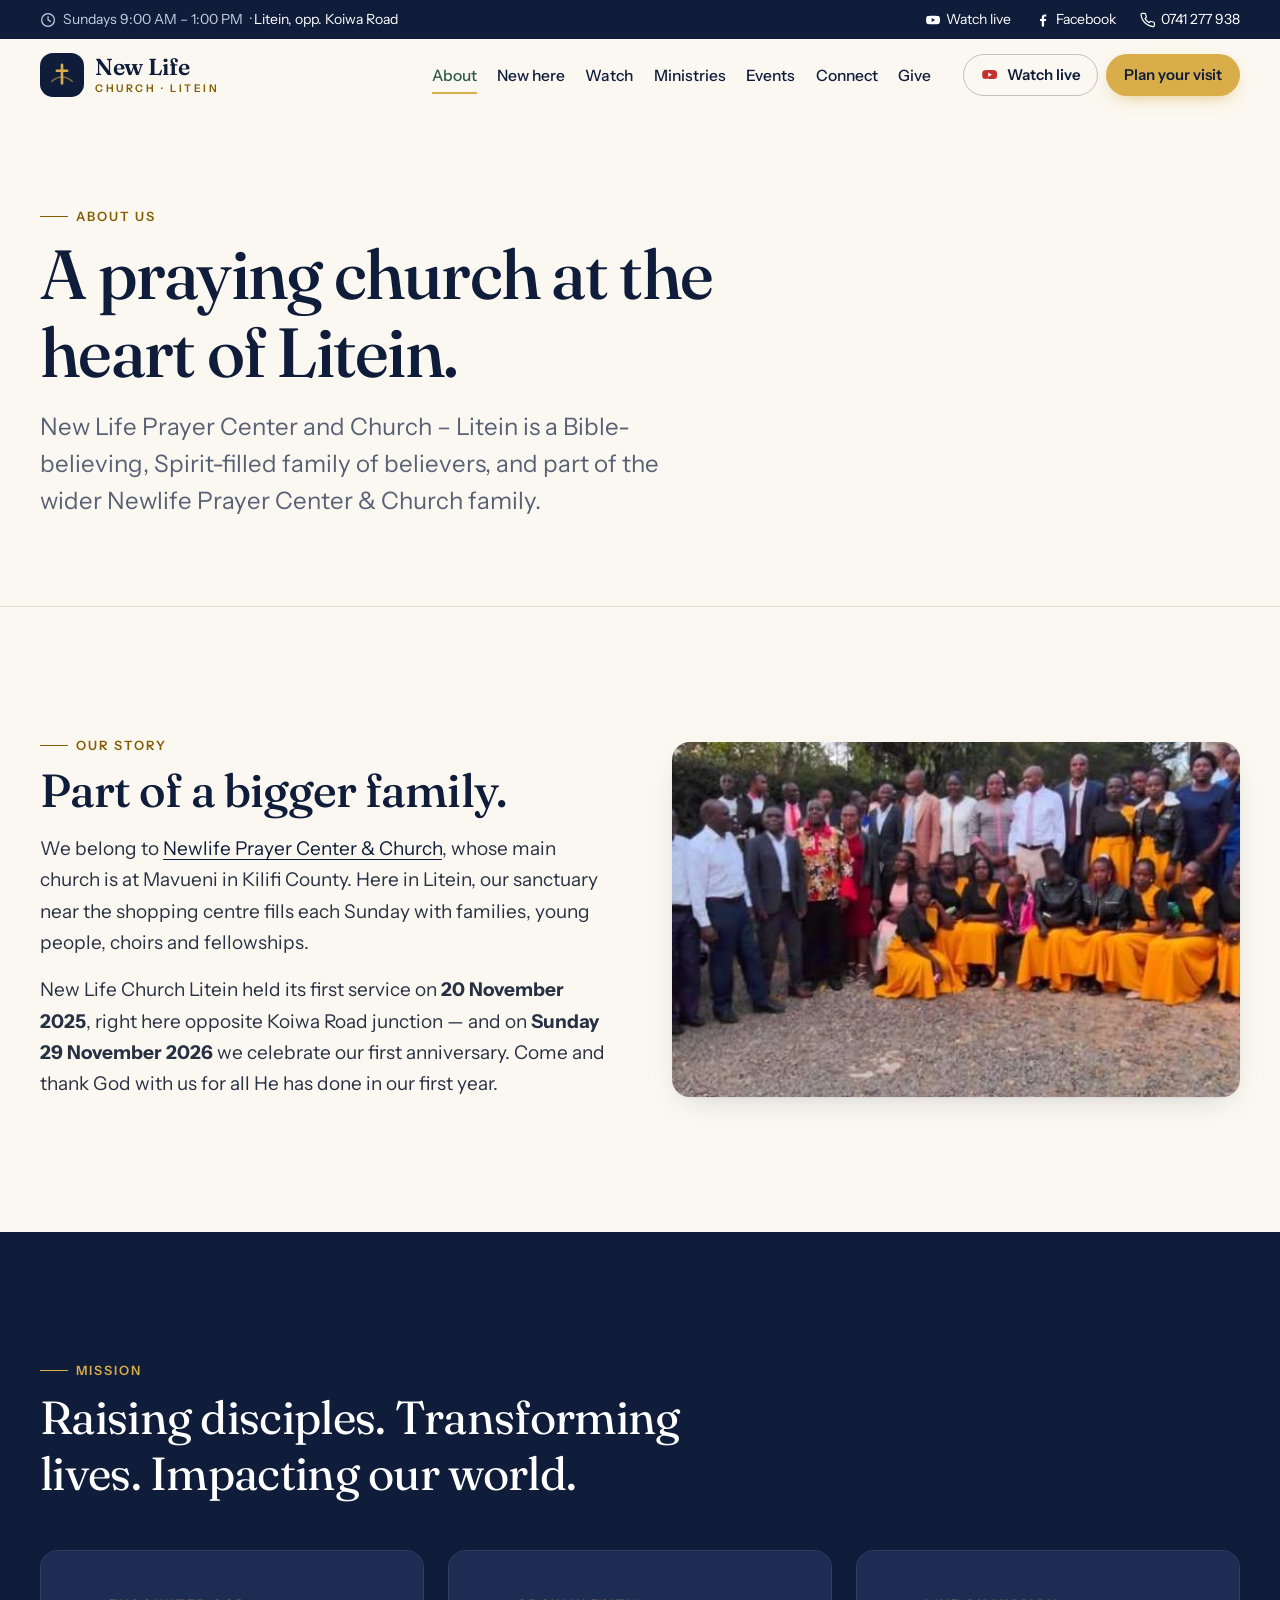
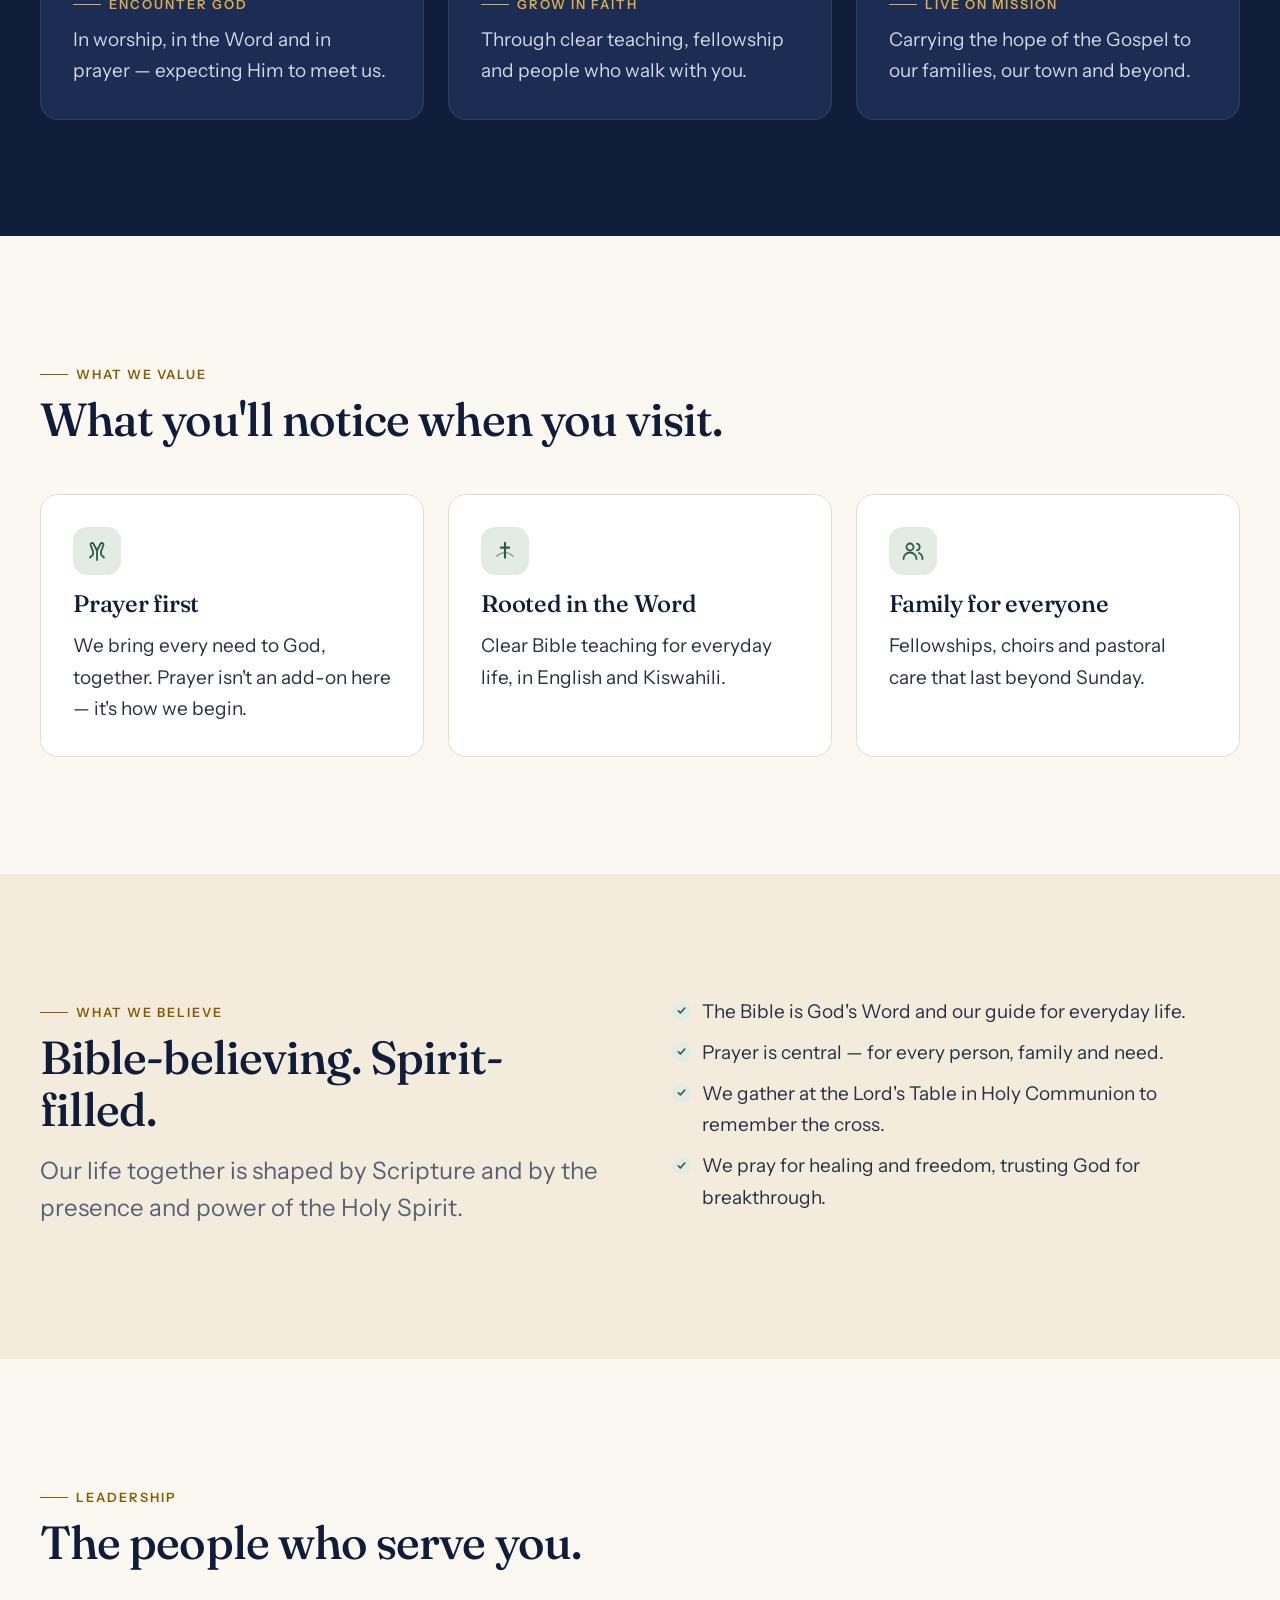
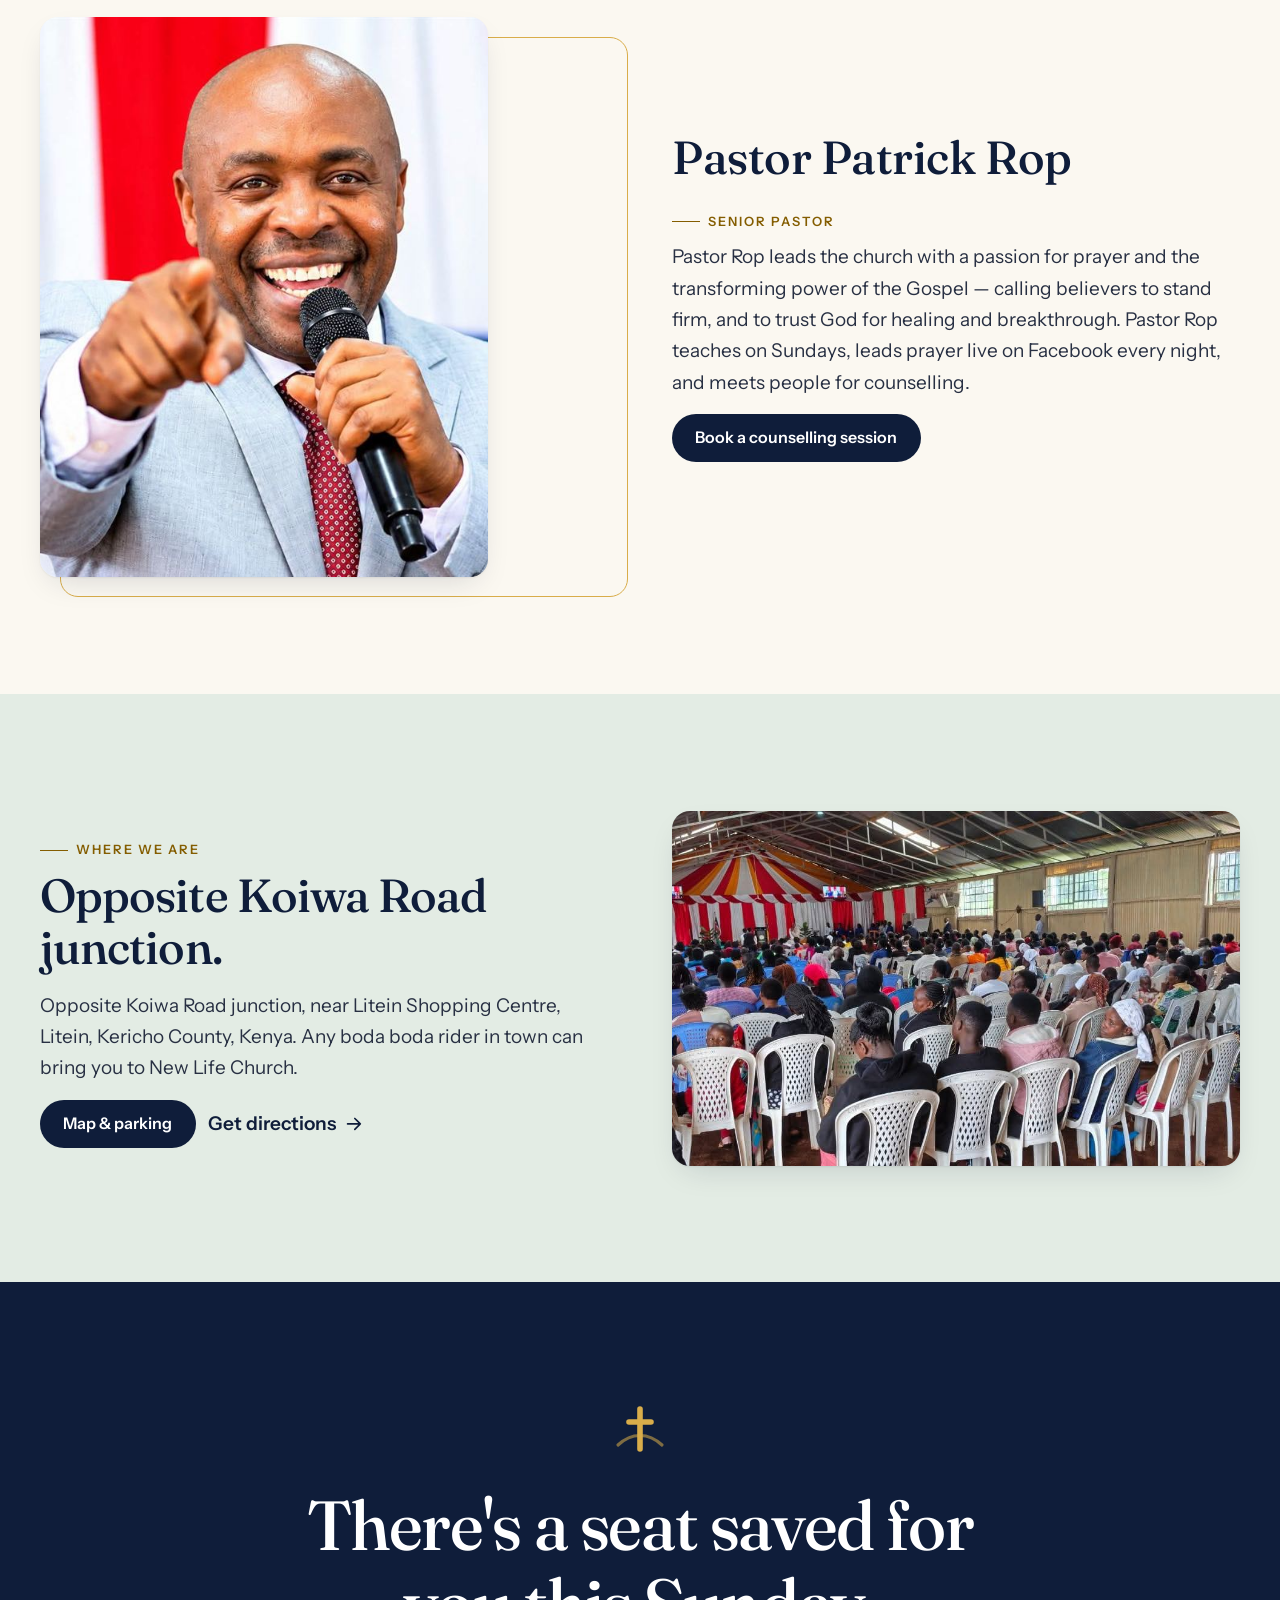
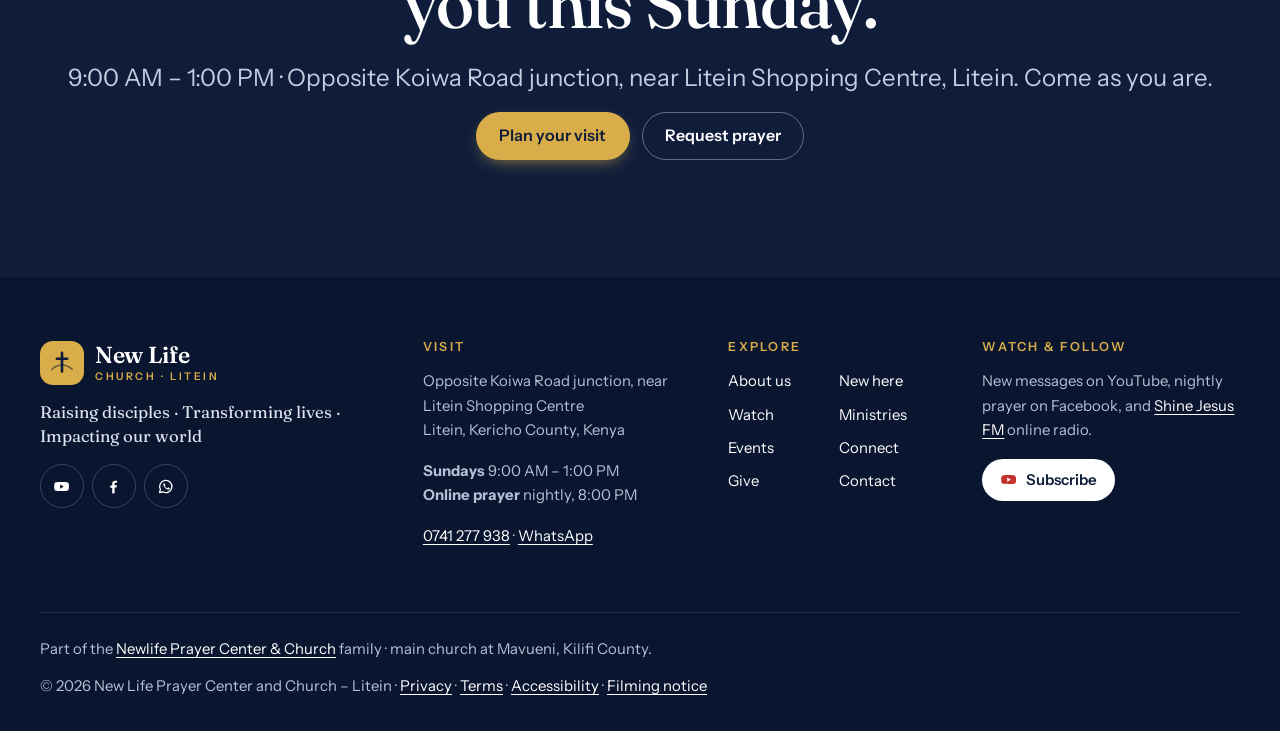
<file: about.html>
<!doctype html>
<html lang="en-KE" data-wa="254741277938">
<head>
<meta charset="utf-8">
<meta name="viewport" content="width=device-width, initial-scale=1, viewport-fit=cover">
<title>About us · New Life Church Litein</title>
<meta name="description" content="A Bible-believing, Spirit-filled church in Litein, Kericho County, and part of the Newlife Prayer Center & Church family. Our story, beliefs and leadership.">
<meta name="robots" content="index,follow">
<link rel="canonical" href="https://newlife-litein.pages.dev/about">
<meta name="theme-color" content="#0f1d3a">
<meta property="og:type" content="website">
<meta property="og:site_name" content="New Life Church Litein">
<meta property="og:title" content="About us · New Life Church Litein">
<meta property="og:description" content="A Bible-believing, Spirit-filled church in Litein, Kericho County, and part of the Newlife Prayer Center & Church family. Our story, beliefs and leadership.">
<meta property="og:url" content="https://newlife-litein.pages.dev/about">
<meta property="og:image" content="https://newlife-litein.pages.dev/images/choir.jpg">
<meta property="og:locale" content="en_KE">
<meta name="twitter:card" content="summary_large_image">
<link rel="icon" href="/assets/logo/newlife-icon.svg" type="image/svg+xml">
<link rel="icon" href="/favicon.ico" sizes="32x32">
<link rel="apple-touch-icon" href="/apple-touch-icon.png">
<link rel="manifest" href="/site.webmanifest">
<link rel="preconnect" href="https://fonts.googleapis.com">
<link rel="preconnect" href="https://fonts.gstatic.com" crossorigin>
<link rel="stylesheet" href="https://fonts.googleapis.com/css2?family=Fraunces:opsz,wght@9..144,400;9..144,500;9..144,600&family=Instrument+Sans:wght@400;500;600&display=swap">
<link rel="stylesheet" href="/assets/css/site.css">
<!-- CSP allows this exact script by its sha256 hash (public/_headers); update the hash if it changes -->
<script>document.documentElement.classList.add('js')</script>
<script type="application/ld+json">{"@context":"https://schema.org","@type":"BreadcrumbList","itemListElement":[{"@type":"ListItem","position":1,"name":"Home","item":"https://newlife-litein.pages.dev/"},{"@type":"ListItem","position":2,"name":"About us","item":"https://newlife-litein.pages.dev/about"}]}</script>
</head>
<body>
<svg width="0" height="0" style="position:absolute" aria-hidden="true" focusable="false">
  <symbol id="i-mark" viewBox="0 0 64 64"><path d="M10 46c7-6.5 14.5-9.5 22-9.5s15 3 22 9.5" fill="none" stroke="currentColor" stroke-width="3.2" stroke-linecap="round" opacity=".55"/><path d="M32 10v40M21 23h22" fill="none" stroke="currentColor" stroke-width="5.6" stroke-linecap="round"/></symbol>
  <symbol id="i-calendar" viewBox="0 0 24 24"><rect x="3" y="4.5" width="18" height="17" rx="2.5"/><path d="M8 2.5v4M16 2.5v4M3 10h18"/></symbol>
  <symbol id="i-clock" viewBox="0 0 24 24"><circle cx="12" cy="12" r="9.5"/><path d="M12 7v5l3.5 2"/></symbol>
  <symbol id="i-pin" viewBox="0 0 24 24"><path d="M19.5 10c0 5.5-7.5 11.5-7.5 11.5S4.5 15.5 4.5 10a7.5 7.5 0 0 1 15 0Z"/><circle cx="12" cy="10" r="2.75"/></symbol>
  <symbol id="i-phone" viewBox="0 0 24 24"><path d="M21.5 16.9v3a2 2 0 0 1-2.2 2 19.8 19.8 0 0 1-8.6-3.1 19.5 19.5 0 0 1-6-6A19.8 19.8 0 0 1 1.6 4.2 2 2 0 0 1 3.6 2h3a2 2 0 0 1 2 1.7c.1 1 .4 1.9.7 2.8a2 2 0 0 1-.5 2.1L7.6 9.9a16 16 0 0 0 6 6l1.3-1.3a2 2 0 0 1 2.1-.4c.9.3 1.8.6 2.8.7a2 2 0 0 1 1.7 2Z"/></symbol>
  <symbol id="i-mail" viewBox="0 0 24 24"><rect x="2.5" y="4.5" width="19" height="15" rx="2.5"/><path d="m3 6 9 7 9-7"/></symbol>
  <symbol id="i-arrow" viewBox="0 0 24 24"><path d="M5 12h14M13 6l6 6-6 6"/></symbol>
  <symbol id="i-play" viewBox="0 0 24 24"><path d="M8 5v14l11-7Z" fill="currentColor"/></symbol>
  <symbol id="i-link" viewBox="0 0 24 24"><path d="M10 13.5a4.5 4.5 0 0 0 6.4.4l3-3a4.5 4.5 0 0 0-6.4-6.4l-1.2 1.2"/><path d="M14 10.5a4.5 4.5 0 0 0-6.4-.4l-3 3a4.5 4.5 0 0 0 6.4 6.4l1.2-1.2"/></symbol>
  <symbol id="i-heart" viewBox="0 0 24 24"><path d="M12 20.5s-8.5-5-8.5-11A4.75 4.75 0 0 1 12 6.6a4.75 4.75 0 0 1 8.5 2.9c0 6-8.5 11-8.5 11Z"/></symbol>
  <symbol id="i-hands" viewBox="0 0 24 24"><path d="M12 21V11.5M12 11.5 8.5 4.8a1.6 1.6 0 0 0-2.9 1.3L8 12.5v3.2L5 18.5M12 11.5l3.5-6.7a1.6 1.6 0 0 1 2.9 1.3L16 12.5v3.2l3 2.8"/></symbol>
  <symbol id="i-users" viewBox="0 0 24 24"><circle cx="9" cy="8" r="3.5"/><path d="M2.5 20a6.5 6.5 0 0 1 13 0"/><path d="M16 4.6a3.5 3.5 0 0 1 0 6.8M18 14a6.5 6.5 0 0 1 3.5 6"/></symbol>
  <symbol id="i-radio" viewBox="0 0 24 24"><rect x="2.5" y="8" width="19" height="13" rx="2.5"/><path d="M7 4.5 17 8"/><circle cx="15.5" cy="14.5" r="3"/><path d="M6 12.5h4M6 16h4"/></symbol>
  <symbol id="i-check" viewBox="0 0 24 24"><path d="m5 12.5 4.5 4.5L19 7.5"/></symbol>
  <symbol id="i-menu" viewBox="0 0 24 24"><path d="M3.5 7h17M3.5 12h17M3.5 17h17"/></symbol>
  <symbol id="i-close" viewBox="0 0 24 24"><path d="M6 6l12 12M18 6 6 18"/></symbol>
  <symbol id="i-youtube" viewBox="0 0 24 24"><path d="M22 8.2a3 3 0 0 0-2.1-2.1C18 5.6 12 5.6 12 5.6s-6 0-7.9.5A3 3 0 0 0 2 8.2 31 31 0 0 0 1.6 12 31 31 0 0 0 2 15.8a3 3 0 0 0 2.1 2.1c1.9.5 7.9.5 7.9.5s6 0 7.9-.5a3 3 0 0 0 2.1-2.1 31 31 0 0 0 .4-3.8 31 31 0 0 0-.4-3.8Z" fill="currentColor" stroke="none"/><path d="m10 15 5.2-3L10 9Z" fill="var(--yt-play, #fff)" stroke="none"/></symbol>
  <symbol id="i-facebook" viewBox="0 0 24 24"><path d="M13.5 21.5v-8h2.7l.4-3.2h-3.1V8.3c0-.9.3-1.6 1.6-1.6h1.7V3.9a22 22 0 0 0-2.5-.1c-2.5 0-4.2 1.5-4.2 4.3v2.3H7.4v3.2h2.7v8" fill="currentColor" stroke="none"/></symbol>
  <symbol id="i-whatsapp" viewBox="0 0 24 24"><path d="M3.5 20.5 4.8 16A8.6 8.6 0 1 1 8 19.3Z"/><path d="M9 8.2c.2-.5.6-.5.9-.5h.5c.2 0 .4 0 .6.5l.8 1.8c.1.2 0 .4-.1.6l-.6.7c-.1.1-.2.3 0 .5a6.3 6.3 0 0 0 3 2.6c.2.1.4.1.5-.1l.8-1c.2-.2.4-.2.6-.1l1.8.9c.2.1.3.2.3.4 0 .5-.2 1.4-1.3 1.8-1.4.5-3.5-.2-5.4-2.1S8.4 9.8 9 8.2Z" fill="currentColor" stroke="none"/></symbol>
</svg>

<a class="skip" href="#main">Skip to main content</a>

<div class="topbar">
  <div class="wrap topbar__inner">
    <p><svg class="i" aria-hidden="true"><use href="#i-clock"/></svg> Sundays 9:00 AM – 1:00 PM<span class="topbar__where"> · <a href="/visit#location">Litein, opp. Koiwa Road</a></span></p>
    <p class="topbar__social">
      <a href="https://www.youtube.com/@pastorrop/live" target="_blank" rel="noopener"><svg class="i" aria-hidden="true"><use href="#i-youtube"/></svg> Watch live</a>
      <a href="https://www.facebook.com/search/top?q=Pst%20Rop" target="_blank" rel="noopener"><svg class="i" aria-hidden="true"><use href="#i-facebook"/></svg> Facebook</a>
      <a href="tel:+254741277938"><svg class="i" aria-hidden="true"><use href="#i-phone"/></svg> 0741 277 938</a>
    </p>
  </div>
</div>

<header class="header" data-header>
  <div class="wrap header__inner">
    <a class="logo" href="/" aria-label="New Life Church Litein — home">
      <span class="logo__mark"><svg aria-hidden="true"><use href="#i-mark"/></svg></span>
      <span class="logo__text"><b>New Life</b><small>Church · Litein</small></span>
    </a>
    <button class="menu-btn" type="button" aria-expanded="false" aria-controls="site-nav" data-menu-btn>
      <svg class="i" aria-hidden="true"><use href="#i-menu"/></svg><span>Menu</span>
    </button>
    <nav class="nav" id="site-nav" aria-label="Main" data-nav>
      <ul class="nav__list">
        <li><a href="/about" data-nav="about" aria-current="page">About</a></li>
        <li><a href="/visit" data-nav="visit">New here</a></li>
        <li><a href="/watch" data-nav="watch">Watch</a></li>
        <li><a href="/ministries" data-nav="ministries">Ministries</a></li>
        <li><a href="/events" data-nav="events">Events</a></li>
        <li><a href="/connect" data-nav="connect">Connect</a></li>
        <li><a href="/give" data-nav="give">Give</a></li>
        <li class="nav__mobile-only"><a href="/contact" data-nav="contact">Contact</a></li>
      </ul>
      <div class="nav__cta">
        <a class="btn btn--ghost btn--sm nav__live" href="https://www.youtube.com/@pastorrop/live" target="_blank" rel="noopener"><svg class="i" aria-hidden="true"><use href="#i-youtube"/></svg> Watch live</a>
        <a class="btn btn--primary btn--sm" href="/visit#plan">Plan your visit</a>
      </div>
      <p class="nav__mobile-only nav__social">
        <a href="https://www.youtube.com/@pastorrop" target="_blank" rel="noopener"><svg class="i" aria-hidden="true"><use href="#i-youtube"/></svg> YouTube</a>
        <a href="https://www.facebook.com/search/top?q=Pst%20Rop" target="_blank" rel="noopener"><svg class="i" aria-hidden="true"><use href="#i-facebook"/></svg> Facebook</a>
        <a href="tel:+254741277938"><svg class="i" aria-hidden="true"><use href="#i-phone"/></svg> Call</a>
      </p>
    </nav>
  </div>
</header>

<main id="main" tabindex="-1">
<section class="page-hero">
  <div class="wrap">
    <p class="eyebrow">About us</p>
    <h1>A praying church at the heart of Litein.</h1>
    <p class="lead">New Life Prayer Center and Church – Litein is a Bible-believing, Spirit-filled family of believers, and part of the wider Newlife Prayer Center &amp; Church family.</p>
  </div>
</section>

<section class="section" aria-labelledby="story-title">
  <div class="wrap split">
    <div data-reveal>
      <p class="eyebrow">Our story</p>
      <h2 id="story-title">Part of a bigger family.</h2>
      <p>We belong to <a href="https://newlifeprayercenterandchurch.org/" target="_blank" rel="noopener">Newlife Prayer Center & Church</a>, whose main church is at Mavueni in Kilifi County. Here in Litein, our sanctuary near the shopping centre fills each Sunday with families, young people, choirs and fellowships.</p>
      <p>New Life Church Litein held its first service on <strong>20 November 2025</strong>, right here opposite Koiwa Road junction — and on <strong>Sunday 29 November 2026</strong> we celebrate our first anniversary. Come and thank God with us for all He has done in our first year.</p>
    </div>
    <div class="photo photo--wide" data-reveal>
      <img src="/images/choir.jpg" width="536" height="532" alt="Choir members in yellow and black uniforms standing with church members outdoors" loading="lazy">
    </div>
  </div>
</section>

<section class="section section--ink" aria-labelledby="mission-title">
  <div class="wrap">
    <div class="section__head" data-reveal>
      <p class="eyebrow">Mission</p>
      <h2 id="mission-title" class="quote">Raising disciples. Transforming lives. Impacting our world.</h2>
    </div>
    <div class="grid grid--3">
      <div class="card" data-reveal><p class="eyebrow">Encounter God</p><p>In worship, in the Word and in prayer — expecting Him to meet us.</p></div>
      <div class="card" data-reveal><p class="eyebrow">Grow in faith</p><p>Through clear teaching, fellowship and people who walk with you.</p></div>
      <div class="card" data-reveal><p class="eyebrow">Live on mission</p><p>Carrying the hope of the Gospel to our families, our town and beyond.</p></div>
    </div>
    
  </div>
</section>

<section class="section" aria-labelledby="values-title">
  <div class="wrap">
    <div class="section__head" data-reveal>
      <p class="eyebrow">What we value</p>
      <h2 id="values-title">What you'll notice when you visit.</h2>
    </div>
    <div class="grid grid--3">
      <div class="card" data-reveal><span class="icon-badge"><svg class="i" aria-hidden="true"><use href="#i-hands"/></svg></span><h3>Prayer first</h3><p>We bring every need to God, together. Prayer isn't an add-on here — it's how we begin.</p></div>
      <div class="card" data-reveal><span class="icon-badge"><svg class="i" aria-hidden="true"><use href="#i-mark"/></svg></span><h3>Rooted in the Word</h3><p>Clear Bible teaching for everyday life, in English and Kiswahili.</p></div>
      <div class="card" data-reveal><span class="icon-badge"><svg class="i" aria-hidden="true"><use href="#i-users"/></svg></span><h3>Family for everyone</h3><p>Fellowships, choirs and pastoral care that last beyond Sunday.</p></div>
    </div>
  </div>
</section>

<section class="section section--sand" id="beliefs" aria-labelledby="beliefs-title">
  <div class="wrap split">
    <div data-reveal>
      <p class="eyebrow">What we believe</p>
      <h2 id="beliefs-title">Bible-believing. Spirit-filled.</h2>
      <p class="lead">Our life together is shaped by Scripture and by the presence and power of the Holy Spirit.</p>
    </div>
    <div data-reveal>
      <ul class="check">
        <li>The Bible is God's Word and our guide for everyday life.</li>
        <li>Prayer is central — for every person, family and need.</li>
        <li>We gather at the Lord's Table in Holy Communion to remember the cross.</li>
        <li>We pray for healing and freedom, trusting God for breakthrough.</li>
      </ul>
      
    </div>
  </div>
</section>

<section class="section" id="leadership" aria-labelledby="lead-title">
  <div class="wrap">
    <div class="section__head" data-reveal>
      <p class="eyebrow">Leadership</p>
      <h2 id="lead-title">The people who serve you.</h2>
    </div>
    <div class="split">
      <div class="pastor__photo" data-reveal>
        <div class="photo photo--tall"><img src="/images/pastor-rop.jpg" width="1200" height="700" alt="Pastor Rop smiling and preaching with a microphone" loading="lazy"></div>
      </div>
      <div data-reveal>
        <h3 style="font-size:var(--step-3)">Pastor Patrick Rop</h3>
        <p class="eyebrow">Senior Pastor</p>
        <p>Pastor Rop leads the church with a passion for prayer and the transforming power of the Gospel — calling believers to stand firm, and to trust God for healing and breakthrough. Pastor Rop teaches on Sundays, leads prayer live on Facebook every night, and meets people for counselling.</p>
        
        <a class="btn btn--ink" href="/connect#prayer">Book a counselling session</a>
      </div>
    </div>
  </div>
</section>

<section class="section section--tea" aria-labelledby="where-title">
  <div class="wrap split">
    <div data-reveal>
      <p class="eyebrow">Where we are</p>
      <h2 id="where-title">Opposite Koiwa Road junction.</h2>
      <p>Opposite Koiwa Road junction, near Litein Shopping Centre, Litein, Kericho County, Kenya. Any boda boda rider in town can bring you to New Life Church.</p>
      <div class="actions">
        <a class="btn btn--ink" href="/visit#location">Map &amp; parking</a>
        <a class="link-arrow" href="https://www.google.com/maps/dir/?api=1&amp;destination=Koiwa+Road+Junction+Litein+Kenya" target="_blank" rel="noopener">Get directions <svg class="i" aria-hidden="true"><use href="#i-arrow"/></svg></a>
      </div>
    </div>
    <div class="photo photo--wide" data-reveal><img src="/images/church-hall.jpg" width="1280" height="585" alt="The congregation seated in the church hall at New Life Church Litein" loading="lazy"></div>
  </div>
</section>

<section class="section section--ink cta-band" aria-labelledby="cta-title">
  <div class="wrap" data-reveal>
    <svg class="mark" aria-hidden="true"><use href="#i-mark"/></svg>
    <h2 id="cta-title">There's a seat saved for you this Sunday.</h2>
    <p class="lead">9:00 AM – 1:00 PM · Opposite Koiwa Road junction, near Litein Shopping Centre, Litein. Come as you are.</p>
    <div class="actions">
      <a class="btn btn--primary" href="/visit#plan">Plan your visit</a>
      <a class="btn btn--ghost" href="/connect#prayer">Request prayer</a>
    </div>
  </div>
</section>


</main>

<footer class="footer">
  <div class="wrap">
    <div class="footer__top">
      <div class="footer__brand">
        <a class="logo logo--light" href="/" aria-label="New Life Church Litein — home">
          <span class="logo__mark"><svg aria-hidden="true"><use href="#i-mark"/></svg></span>
          <span class="logo__text"><b>New Life</b><small>Church · Litein</small></span>
        </a>
        <p class="footer__tag">Raising disciples · Transforming lives · Impacting our world</p>
        <p class="footer__social">
          <a class="social" href="https://www.youtube.com/@pastorrop" target="_blank" rel="noopener"><svg class="i" aria-hidden="true"><use href="#i-youtube"/></svg><span class="sr-only">YouTube</span></a>
          <a class="social" href="https://www.facebook.com/search/top?q=Pst%20Rop" target="_blank" rel="noopener"><svg class="i" aria-hidden="true"><use href="#i-facebook"/></svg><span class="sr-only">Facebook</span></a>
          <a class="social" href="https://wa.me/254741277938" target="_blank" rel="noopener"><svg class="i" aria-hidden="true"><use href="#i-whatsapp"/></svg><span class="sr-only">WhatsApp</span></a>
        </p>
      </div>
      <div>
        <h2 class="footer__h">Visit</h2>
        <address>
          <p>Opposite Koiwa Road junction, near Litein Shopping Centre<br>Litein, Kericho County, Kenya</p>
          <p><strong>Sundays</strong> 9:00 AM – 1:00 PM<br><strong>Online prayer</strong> nightly, 8:00 PM</p>
          <p><a href="tel:+254741277938">0741 277 938</a> · <a href="https://wa.me/254741277938" target="_blank" rel="noopener">WhatsApp</a></p>
        </address>
      </div>
      <nav aria-label="Footer">
        <h2 class="footer__h">Explore</h2>
        <ul class="footer__links">
          <li><a href="/about">About us</a></li><li><a href="/visit">New here</a></li>
          <li><a href="/watch">Watch</a></li><li><a href="/ministries">Ministries</a></li>
          <li><a href="/events">Events</a></li><li><a href="/connect">Connect</a></li>
          <li><a href="/give">Give</a></li><li><a href="/contact">Contact</a></li>
        </ul>
      </nav>
      <div class="footer__watch">
        <h2 class="footer__h">Watch &amp; follow</h2>
        <p>New messages on YouTube, nightly prayer on Facebook, and <a href="/watch#radio">Shine Jesus FM</a> online radio.</p>
        <a class="btn btn--light btn--sm" href="https://www.youtube.com/@pastorrop?sub_confirmation=1" target="_blank" rel="noopener"><svg class="i" aria-hidden="true"><use href="#i-youtube"/></svg> Subscribe</a>
      </div>
    </div>
    <div class="footer__bottom">
      <p>Part of the <a href="https://newlifeprayercenterandchurch.org/" target="_blank" rel="noopener">Newlife Prayer Center & Church</a> family · main church at Mavueni, Kilifi County.</p>
      <p>© <span data-year>2026</span> New Life Prayer Center and Church – Litein · <a href="/privacy">Privacy</a> · <a href="/terms">Terms</a> · <a href="/accessibility">Accessibility</a> · <a href="/filming-notice">Filming notice</a></p>
    </div>
  </div>
</footer>

<div class="mobile-cta" data-mobile-cta>
  <a class="btn btn--primary" href="/visit#plan">Plan your visit</a>
  <a class="btn btn--ink" href="https://www.youtube.com/@pastorrop/live" target="_blank" rel="noopener"><svg class="i" aria-hidden="true"><use href="#i-youtube"/></svg> Live</a>
</div>

<script src="/assets/js/site.js" defer></script>
</body>
</html>
</file>
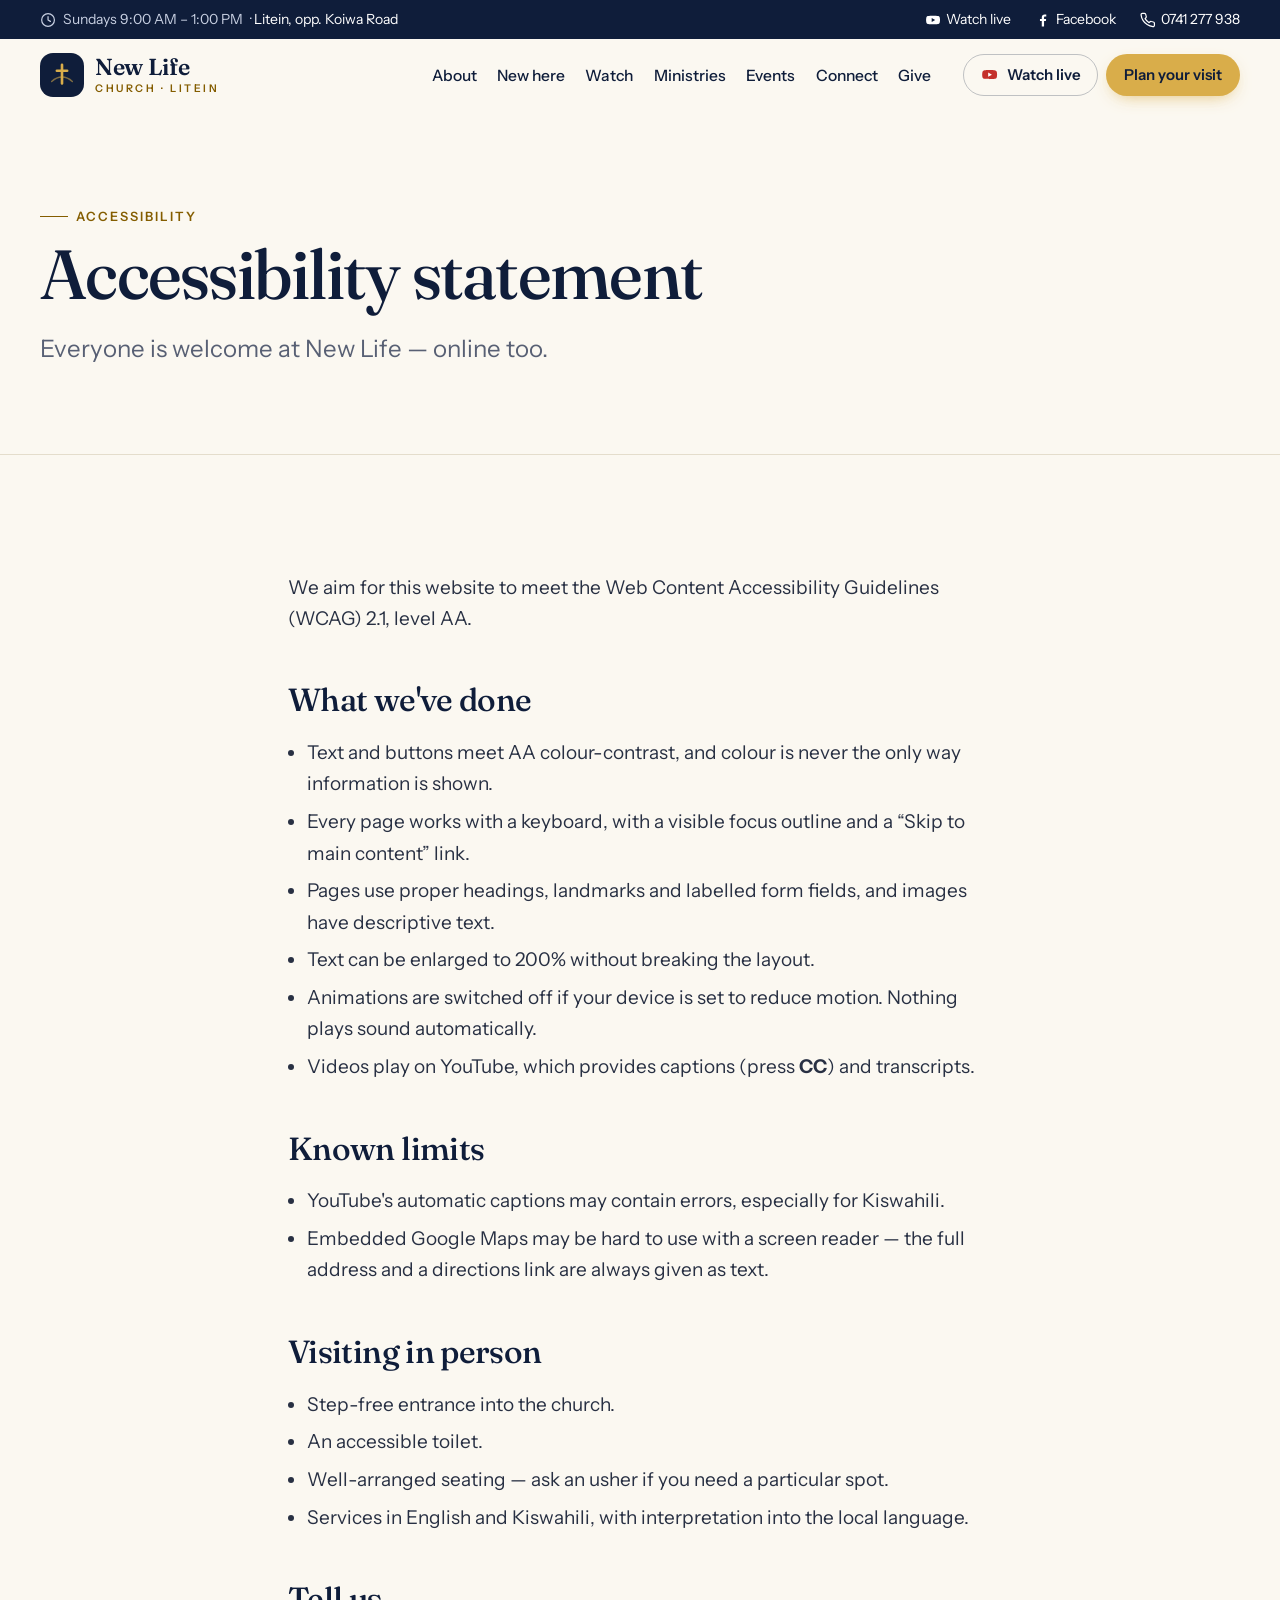
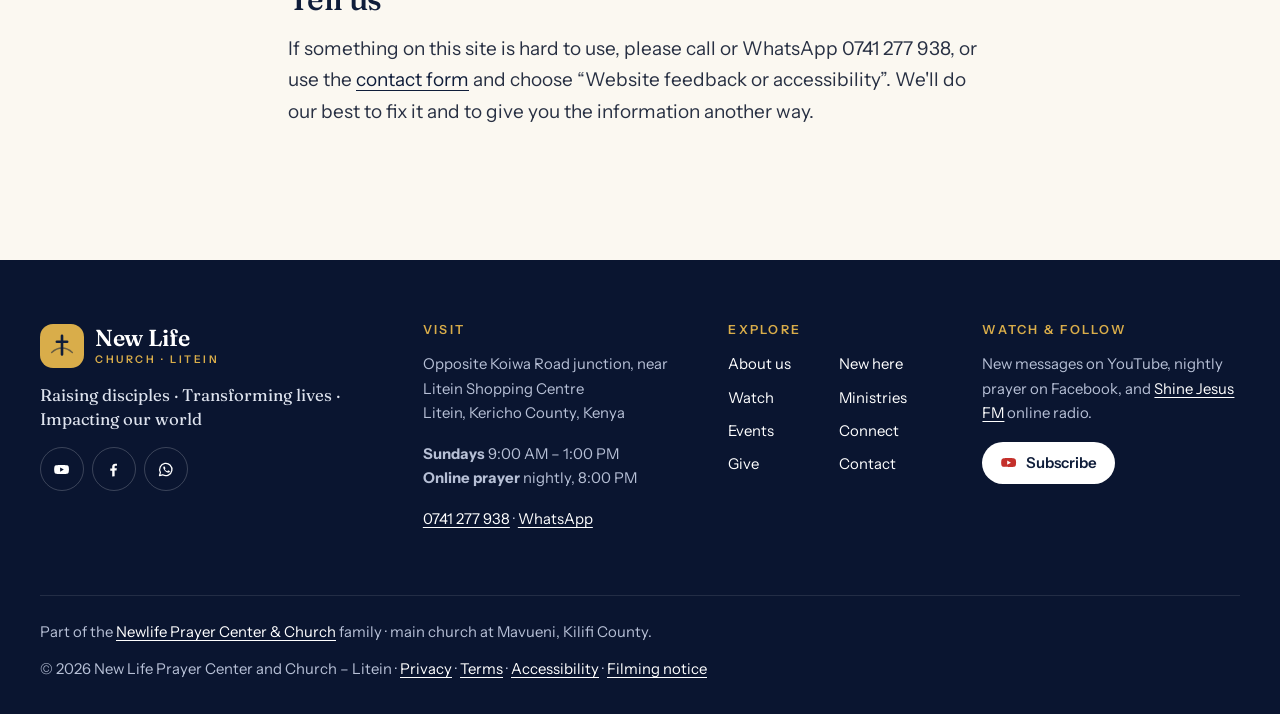
<file: accessibility.html>
<!doctype html>
<html lang="en-KE" data-wa="254741277938">
<head>
<meta charset="utf-8">
<meta name="viewport" content="width=device-width, initial-scale=1, viewport-fit=cover">
<title>Accessibility · New Life Church Litein</title>
<meta name="description" content="Our commitment to making the New Life Church Litein website usable by everyone.">
<meta name="robots" content="index,follow">
<link rel="canonical" href="https://newlife-litein.pages.dev/accessibility">
<meta name="theme-color" content="#0f1d3a">
<meta property="og:type" content="website">
<meta property="og:site_name" content="New Life Church Litein">
<meta property="og:title" content="Accessibility · New Life Church Litein">
<meta property="og:description" content="Our commitment to making the New Life Church Litein website usable by everyone.">
<meta property="og:url" content="https://newlife-litein.pages.dev/accessibility">
<meta property="og:image" content="https://newlife-litein.pages.dev/images/church-hall.jpg">
<meta property="og:locale" content="en_KE">
<meta name="twitter:card" content="summary_large_image">
<link rel="icon" href="/assets/logo/newlife-icon.svg" type="image/svg+xml">
<link rel="icon" href="/favicon.ico" sizes="32x32">
<link rel="apple-touch-icon" href="/apple-touch-icon.png">
<link rel="manifest" href="/site.webmanifest">
<link rel="preconnect" href="https://fonts.googleapis.com">
<link rel="preconnect" href="https://fonts.gstatic.com" crossorigin>
<link rel="stylesheet" href="https://fonts.googleapis.com/css2?family=Fraunces:opsz,wght@9..144,400;9..144,500;9..144,600&family=Instrument+Sans:wght@400;500;600&display=swap">
<link rel="stylesheet" href="/assets/css/site.css">
<!-- CSP allows this exact script by its sha256 hash (public/_headers); update the hash if it changes -->
<script>document.documentElement.classList.add('js')</script>
<script type="application/ld+json">{"@context":"https://schema.org","@type":"BreadcrumbList","itemListElement":[{"@type":"ListItem","position":1,"name":"Home","item":"https://newlife-litein.pages.dev/"},{"@type":"ListItem","position":2,"name":"Accessibility","item":"https://newlife-litein.pages.dev/accessibility"}]}</script>
</head>
<body>
<svg width="0" height="0" style="position:absolute" aria-hidden="true" focusable="false">
  <symbol id="i-mark" viewBox="0 0 64 64"><path d="M10 46c7-6.5 14.5-9.5 22-9.5s15 3 22 9.5" fill="none" stroke="currentColor" stroke-width="3.2" stroke-linecap="round" opacity=".55"/><path d="M32 10v40M21 23h22" fill="none" stroke="currentColor" stroke-width="5.6" stroke-linecap="round"/></symbol>
  <symbol id="i-calendar" viewBox="0 0 24 24"><rect x="3" y="4.5" width="18" height="17" rx="2.5"/><path d="M8 2.5v4M16 2.5v4M3 10h18"/></symbol>
  <symbol id="i-clock" viewBox="0 0 24 24"><circle cx="12" cy="12" r="9.5"/><path d="M12 7v5l3.5 2"/></symbol>
  <symbol id="i-pin" viewBox="0 0 24 24"><path d="M19.5 10c0 5.5-7.5 11.5-7.5 11.5S4.5 15.5 4.5 10a7.5 7.5 0 0 1 15 0Z"/><circle cx="12" cy="10" r="2.75"/></symbol>
  <symbol id="i-phone" viewBox="0 0 24 24"><path d="M21.5 16.9v3a2 2 0 0 1-2.2 2 19.8 19.8 0 0 1-8.6-3.1 19.5 19.5 0 0 1-6-6A19.8 19.8 0 0 1 1.6 4.2 2 2 0 0 1 3.6 2h3a2 2 0 0 1 2 1.7c.1 1 .4 1.9.7 2.8a2 2 0 0 1-.5 2.1L7.6 9.9a16 16 0 0 0 6 6l1.3-1.3a2 2 0 0 1 2.1-.4c.9.3 1.8.6 2.8.7a2 2 0 0 1 1.7 2Z"/></symbol>
  <symbol id="i-mail" viewBox="0 0 24 24"><rect x="2.5" y="4.5" width="19" height="15" rx="2.5"/><path d="m3 6 9 7 9-7"/></symbol>
  <symbol id="i-arrow" viewBox="0 0 24 24"><path d="M5 12h14M13 6l6 6-6 6"/></symbol>
  <symbol id="i-play" viewBox="0 0 24 24"><path d="M8 5v14l11-7Z" fill="currentColor"/></symbol>
  <symbol id="i-link" viewBox="0 0 24 24"><path d="M10 13.5a4.5 4.5 0 0 0 6.4.4l3-3a4.5 4.5 0 0 0-6.4-6.4l-1.2 1.2"/><path d="M14 10.5a4.5 4.5 0 0 0-6.4-.4l-3 3a4.5 4.5 0 0 0 6.4 6.4l1.2-1.2"/></symbol>
  <symbol id="i-heart" viewBox="0 0 24 24"><path d="M12 20.5s-8.5-5-8.5-11A4.75 4.75 0 0 1 12 6.6a4.75 4.75 0 0 1 8.5 2.9c0 6-8.5 11-8.5 11Z"/></symbol>
  <symbol id="i-hands" viewBox="0 0 24 24"><path d="M12 21V11.5M12 11.5 8.5 4.8a1.6 1.6 0 0 0-2.9 1.3L8 12.5v3.2L5 18.5M12 11.5l3.5-6.7a1.6 1.6 0 0 1 2.9 1.3L16 12.5v3.2l3 2.8"/></symbol>
  <symbol id="i-users" viewBox="0 0 24 24"><circle cx="9" cy="8" r="3.5"/><path d="M2.5 20a6.5 6.5 0 0 1 13 0"/><path d="M16 4.6a3.5 3.5 0 0 1 0 6.8M18 14a6.5 6.5 0 0 1 3.5 6"/></symbol>
  <symbol id="i-radio" viewBox="0 0 24 24"><rect x="2.5" y="8" width="19" height="13" rx="2.5"/><path d="M7 4.5 17 8"/><circle cx="15.5" cy="14.5" r="3"/><path d="M6 12.5h4M6 16h4"/></symbol>
  <symbol id="i-check" viewBox="0 0 24 24"><path d="m5 12.5 4.5 4.5L19 7.5"/></symbol>
  <symbol id="i-menu" viewBox="0 0 24 24"><path d="M3.5 7h17M3.5 12h17M3.5 17h17"/></symbol>
  <symbol id="i-close" viewBox="0 0 24 24"><path d="M6 6l12 12M18 6 6 18"/></symbol>
  <symbol id="i-youtube" viewBox="0 0 24 24"><path d="M22 8.2a3 3 0 0 0-2.1-2.1C18 5.6 12 5.6 12 5.6s-6 0-7.9.5A3 3 0 0 0 2 8.2 31 31 0 0 0 1.6 12 31 31 0 0 0 2 15.8a3 3 0 0 0 2.1 2.1c1.9.5 7.9.5 7.9.5s6 0 7.9-.5a3 3 0 0 0 2.1-2.1 31 31 0 0 0 .4-3.8 31 31 0 0 0-.4-3.8Z" fill="currentColor" stroke="none"/><path d="m10 15 5.2-3L10 9Z" fill="var(--yt-play, #fff)" stroke="none"/></symbol>
  <symbol id="i-facebook" viewBox="0 0 24 24"><path d="M13.5 21.5v-8h2.7l.4-3.2h-3.1V8.3c0-.9.3-1.6 1.6-1.6h1.7V3.9a22 22 0 0 0-2.5-.1c-2.5 0-4.2 1.5-4.2 4.3v2.3H7.4v3.2h2.7v8" fill="currentColor" stroke="none"/></symbol>
  <symbol id="i-whatsapp" viewBox="0 0 24 24"><path d="M3.5 20.5 4.8 16A8.6 8.6 0 1 1 8 19.3Z"/><path d="M9 8.2c.2-.5.6-.5.9-.5h.5c.2 0 .4 0 .6.5l.8 1.8c.1.2 0 .4-.1.6l-.6.7c-.1.1-.2.3 0 .5a6.3 6.3 0 0 0 3 2.6c.2.1.4.1.5-.1l.8-1c.2-.2.4-.2.6-.1l1.8.9c.2.1.3.2.3.4 0 .5-.2 1.4-1.3 1.8-1.4.5-3.5-.2-5.4-2.1S8.4 9.8 9 8.2Z" fill="currentColor" stroke="none"/></symbol>
</svg>

<a class="skip" href="#main">Skip to main content</a>

<div class="topbar">
  <div class="wrap topbar__inner">
    <p><svg class="i" aria-hidden="true"><use href="#i-clock"/></svg> Sundays 9:00 AM – 1:00 PM<span class="topbar__where"> · <a href="/visit#location">Litein, opp. Koiwa Road</a></span></p>
    <p class="topbar__social">
      <a href="https://www.youtube.com/@pastorrop/live" target="_blank" rel="noopener"><svg class="i" aria-hidden="true"><use href="#i-youtube"/></svg> Watch live</a>
      <a href="https://www.facebook.com/search/top?q=Pst%20Rop" target="_blank" rel="noopener"><svg class="i" aria-hidden="true"><use href="#i-facebook"/></svg> Facebook</a>
      <a href="tel:+254741277938"><svg class="i" aria-hidden="true"><use href="#i-phone"/></svg> 0741 277 938</a>
    </p>
  </div>
</div>

<header class="header" data-header>
  <div class="wrap header__inner">
    <a class="logo" href="/" aria-label="New Life Church Litein — home">
      <span class="logo__mark"><svg aria-hidden="true"><use href="#i-mark"/></svg></span>
      <span class="logo__text"><b>New Life</b><small>Church · Litein</small></span>
    </a>
    <button class="menu-btn" type="button" aria-expanded="false" aria-controls="site-nav" data-menu-btn>
      <svg class="i" aria-hidden="true"><use href="#i-menu"/></svg><span>Menu</span>
    </button>
    <nav class="nav" id="site-nav" aria-label="Main" data-nav>
      <ul class="nav__list">
        <li><a href="/about" data-nav="about">About</a></li>
        <li><a href="/visit" data-nav="visit">New here</a></li>
        <li><a href="/watch" data-nav="watch">Watch</a></li>
        <li><a href="/ministries" data-nav="ministries">Ministries</a></li>
        <li><a href="/events" data-nav="events">Events</a></li>
        <li><a href="/connect" data-nav="connect">Connect</a></li>
        <li><a href="/give" data-nav="give">Give</a></li>
        <li class="nav__mobile-only"><a href="/contact" data-nav="contact">Contact</a></li>
      </ul>
      <div class="nav__cta">
        <a class="btn btn--ghost btn--sm nav__live" href="https://www.youtube.com/@pastorrop/live" target="_blank" rel="noopener"><svg class="i" aria-hidden="true"><use href="#i-youtube"/></svg> Watch live</a>
        <a class="btn btn--primary btn--sm" href="/visit#plan">Plan your visit</a>
      </div>
      <p class="nav__mobile-only nav__social">
        <a href="https://www.youtube.com/@pastorrop" target="_blank" rel="noopener"><svg class="i" aria-hidden="true"><use href="#i-youtube"/></svg> YouTube</a>
        <a href="https://www.facebook.com/search/top?q=Pst%20Rop" target="_blank" rel="noopener"><svg class="i" aria-hidden="true"><use href="#i-facebook"/></svg> Facebook</a>
        <a href="tel:+254741277938"><svg class="i" aria-hidden="true"><use href="#i-phone"/></svg> Call</a>
      </p>
    </nav>
  </div>
</header>

<main id="main" tabindex="-1">
<section class="page-hero"><div class="wrap"><p class="eyebrow">Accessibility</p><h1>Accessibility statement</h1><p class="lead">Everyone is welcome at New Life — online too.</p></div></section>
<section class="section"><div class="wrap prose">
  <p>We aim for this website to meet the Web Content Accessibility Guidelines (WCAG) 2.1, level AA.</p>
  <h2>What we've done</h2>
  <ul>
    <li>Text and buttons meet AA colour-contrast, and colour is never the only way information is shown.</li>
    <li>Every page works with a keyboard, with a visible focus outline and a “Skip to main content” link.</li>
    <li>Pages use proper headings, landmarks and labelled form fields, and images have descriptive text.</li>
    <li>Text can be enlarged to 200% without breaking the layout.</li>
    <li>Animations are switched off if your device is set to reduce motion. Nothing plays sound automatically.</li>
    <li>Videos play on YouTube, which provides captions (press <strong>CC</strong>) and transcripts.</li>
  </ul>
  <h2>Known limits</h2>
  <ul>
    <li>YouTube's automatic captions may contain errors, especially for Kiswahili.</li>
    <li>Embedded Google Maps may be hard to use with a screen reader — the full address and a directions link are always given as text.</li>
  </ul>
  <h2>Visiting in person</h2>
  <ul>
    <li>Step-free entrance into the church.</li>
    <li>An accessible toilet.</li>
    <li>Well-arranged seating — ask an usher if you need a particular spot.</li>
    <li>Services in English and Kiswahili, with interpretation into the local language.</li>
  </ul>
  <h2>Tell us</h2>
  <p>If something on this site is hard to use, please call or WhatsApp 0741 277 938, or use the <a href="/contact">contact form</a> and choose “Website feedback or accessibility”. We'll do our best to fix it and to give you the information another way.</p>
</div></section>

</main>

<footer class="footer">
  <div class="wrap">
    <div class="footer__top">
      <div class="footer__brand">
        <a class="logo logo--light" href="/" aria-label="New Life Church Litein — home">
          <span class="logo__mark"><svg aria-hidden="true"><use href="#i-mark"/></svg></span>
          <span class="logo__text"><b>New Life</b><small>Church · Litein</small></span>
        </a>
        <p class="footer__tag">Raising disciples · Transforming lives · Impacting our world</p>
        <p class="footer__social">
          <a class="social" href="https://www.youtube.com/@pastorrop" target="_blank" rel="noopener"><svg class="i" aria-hidden="true"><use href="#i-youtube"/></svg><span class="sr-only">YouTube</span></a>
          <a class="social" href="https://www.facebook.com/search/top?q=Pst%20Rop" target="_blank" rel="noopener"><svg class="i" aria-hidden="true"><use href="#i-facebook"/></svg><span class="sr-only">Facebook</span></a>
          <a class="social" href="https://wa.me/254741277938" target="_blank" rel="noopener"><svg class="i" aria-hidden="true"><use href="#i-whatsapp"/></svg><span class="sr-only">WhatsApp</span></a>
        </p>
      </div>
      <div>
        <h2 class="footer__h">Visit</h2>
        <address>
          <p>Opposite Koiwa Road junction, near Litein Shopping Centre<br>Litein, Kericho County, Kenya</p>
          <p><strong>Sundays</strong> 9:00 AM – 1:00 PM<br><strong>Online prayer</strong> nightly, 8:00 PM</p>
          <p><a href="tel:+254741277938">0741 277 938</a> · <a href="https://wa.me/254741277938" target="_blank" rel="noopener">WhatsApp</a></p>
        </address>
      </div>
      <nav aria-label="Footer">
        <h2 class="footer__h">Explore</h2>
        <ul class="footer__links">
          <li><a href="/about">About us</a></li><li><a href="/visit">New here</a></li>
          <li><a href="/watch">Watch</a></li><li><a href="/ministries">Ministries</a></li>
          <li><a href="/events">Events</a></li><li><a href="/connect">Connect</a></li>
          <li><a href="/give">Give</a></li><li><a href="/contact">Contact</a></li>
        </ul>
      </nav>
      <div class="footer__watch">
        <h2 class="footer__h">Watch &amp; follow</h2>
        <p>New messages on YouTube, nightly prayer on Facebook, and <a href="/watch#radio">Shine Jesus FM</a> online radio.</p>
        <a class="btn btn--light btn--sm" href="https://www.youtube.com/@pastorrop?sub_confirmation=1" target="_blank" rel="noopener"><svg class="i" aria-hidden="true"><use href="#i-youtube"/></svg> Subscribe</a>
      </div>
    </div>
    <div class="footer__bottom">
      <p>Part of the <a href="https://newlifeprayercenterandchurch.org/" target="_blank" rel="noopener">Newlife Prayer Center & Church</a> family · main church at Mavueni, Kilifi County.</p>
      <p>© <span data-year>2026</span> New Life Prayer Center and Church – Litein · <a href="/privacy">Privacy</a> · <a href="/terms">Terms</a> · <a href="/accessibility">Accessibility</a> · <a href="/filming-notice">Filming notice</a></p>
    </div>
  </div>
</footer>

<div class="mobile-cta" data-mobile-cta>
  <a class="btn btn--primary" href="/visit#plan">Plan your visit</a>
  <a class="btn btn--ink" href="https://www.youtube.com/@pastorrop/live" target="_blank" rel="noopener"><svg class="i" aria-hidden="true"><use href="#i-youtube"/></svg> Live</a>
</div>

<script src="/assets/js/site.js" defer></script>
</body>
</html>
</file>
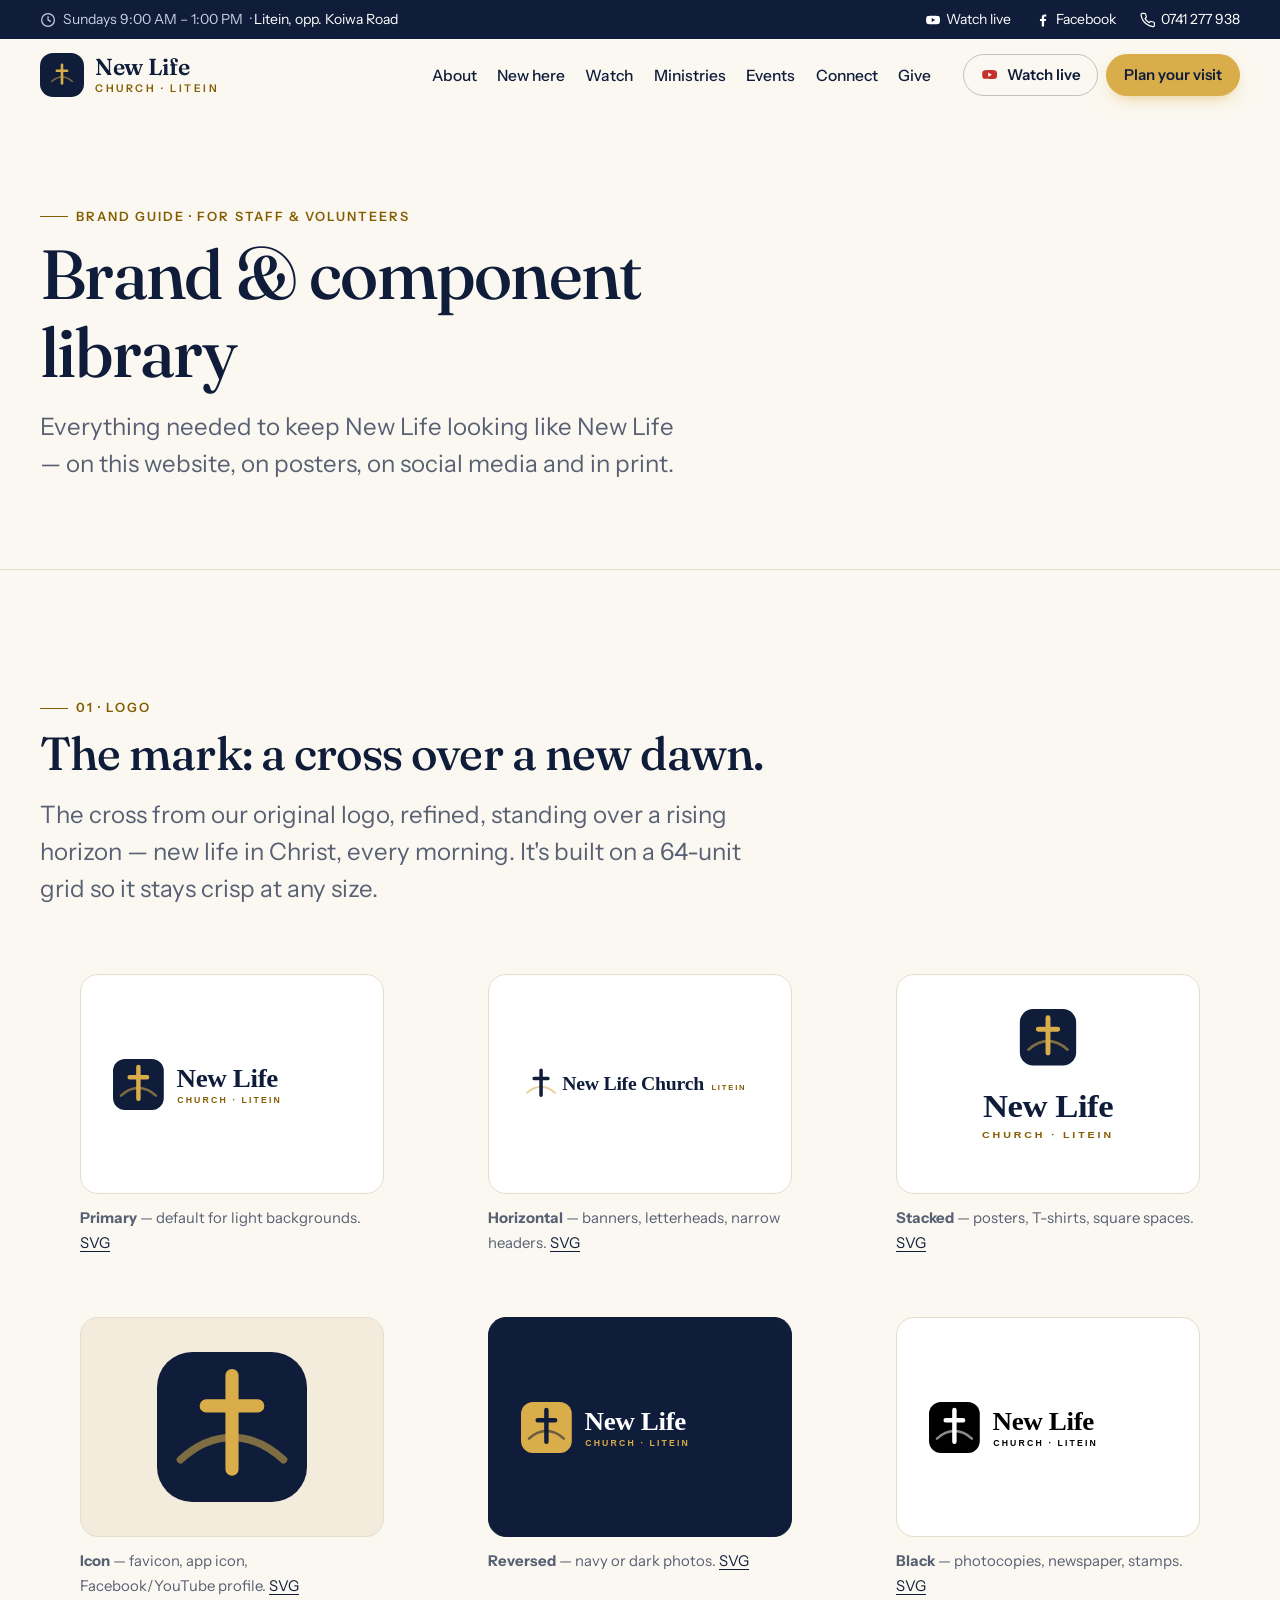
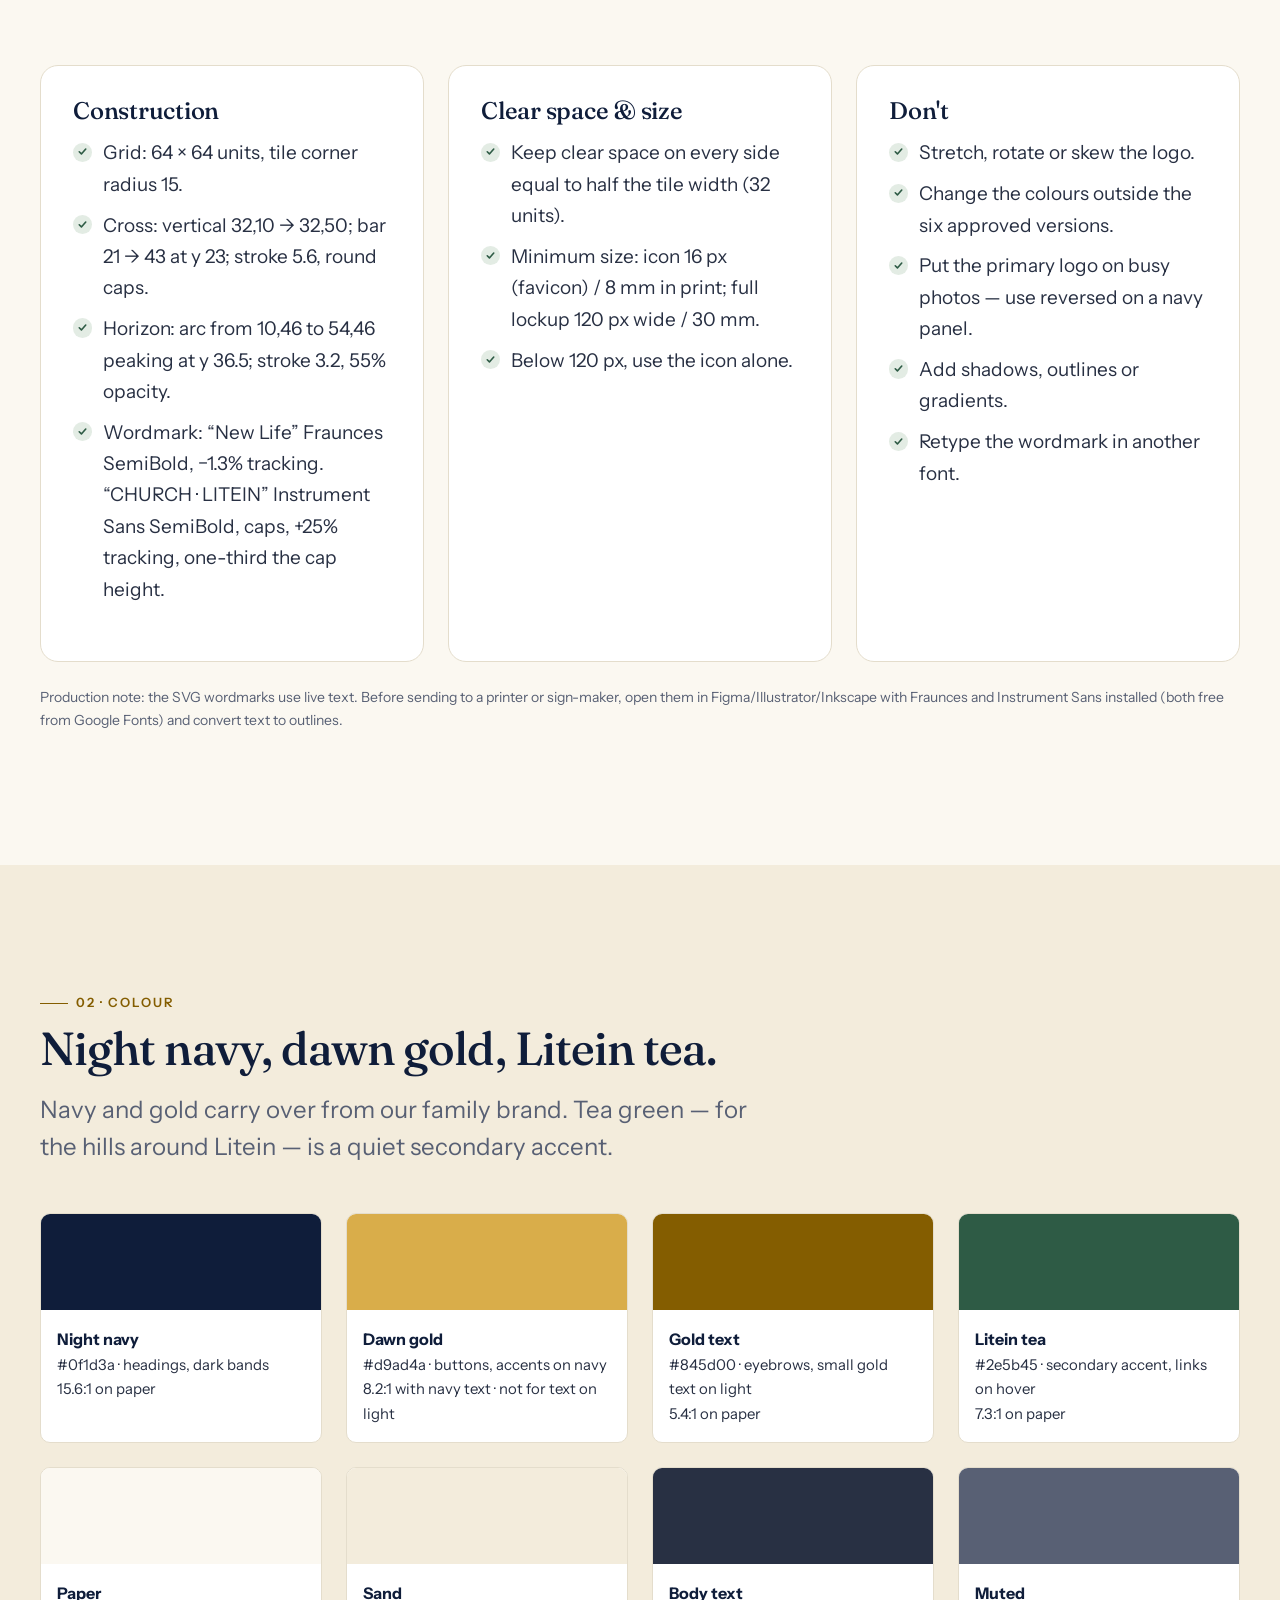
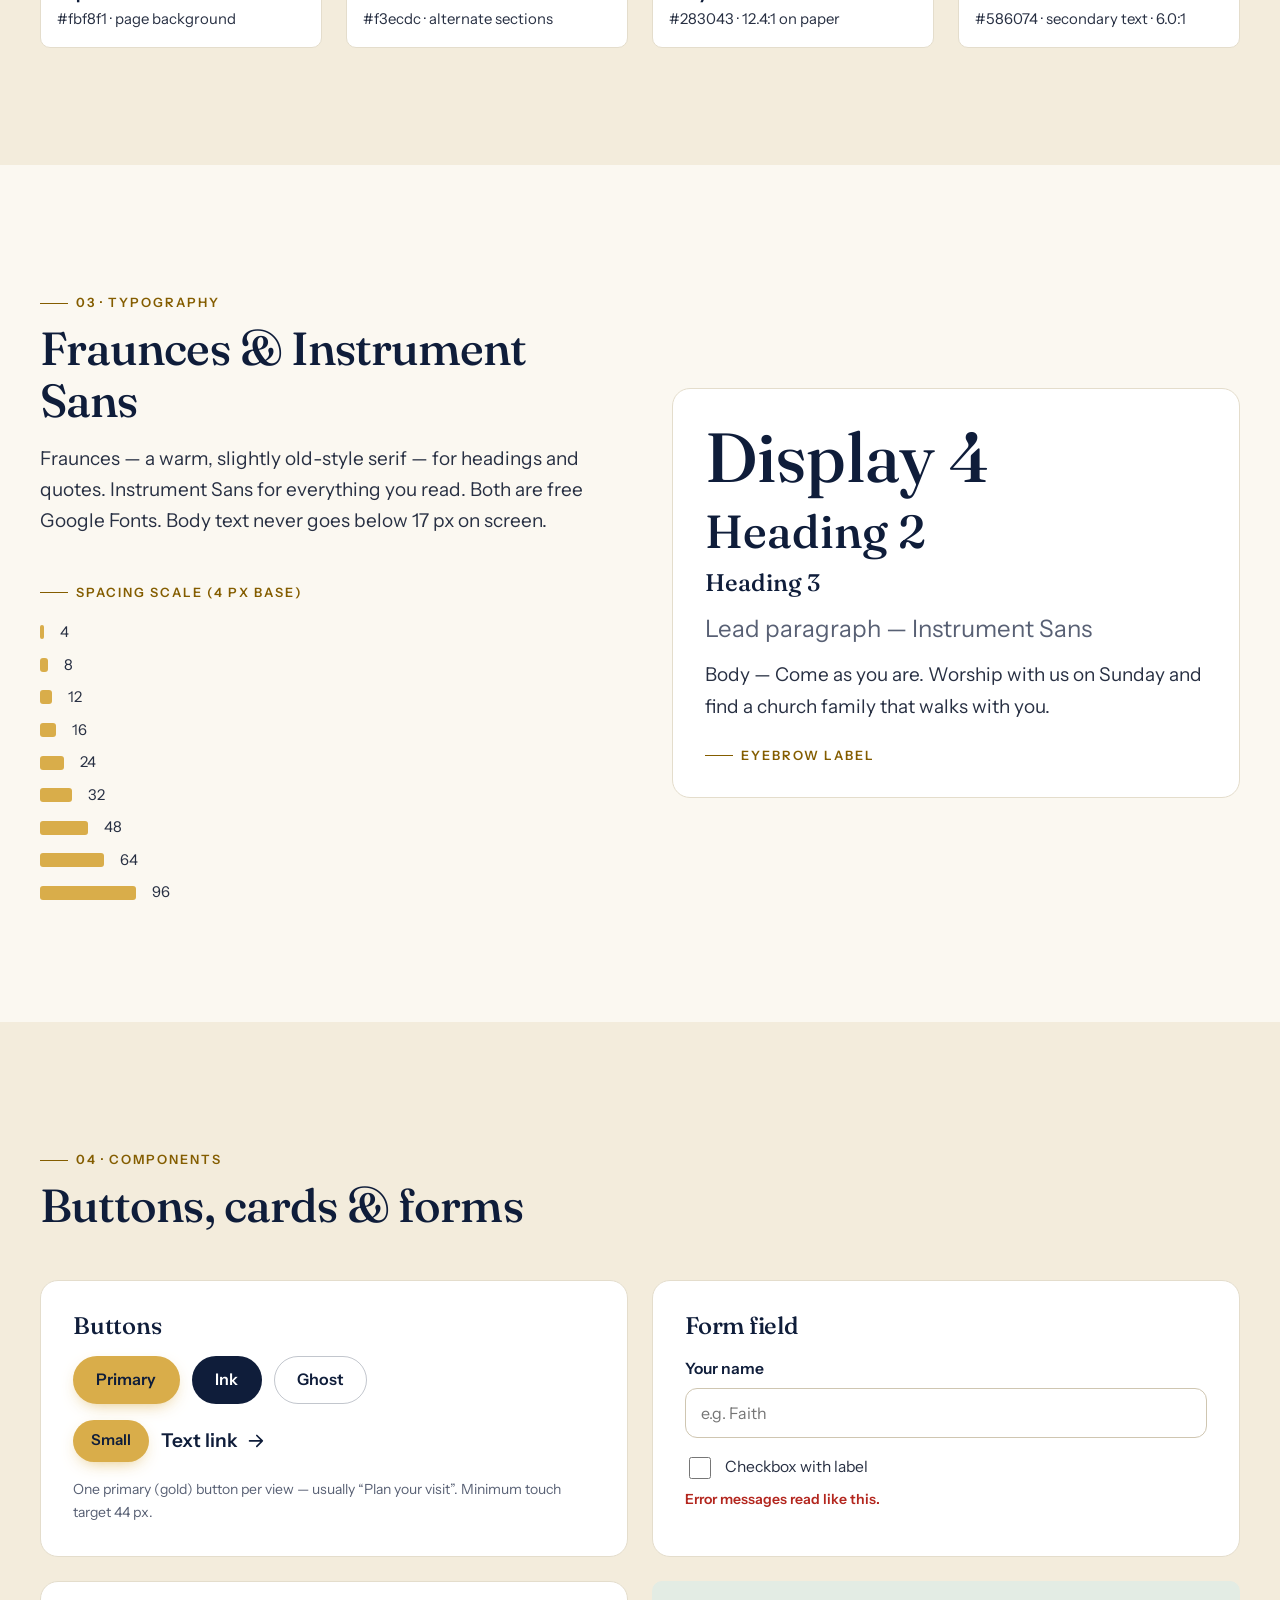
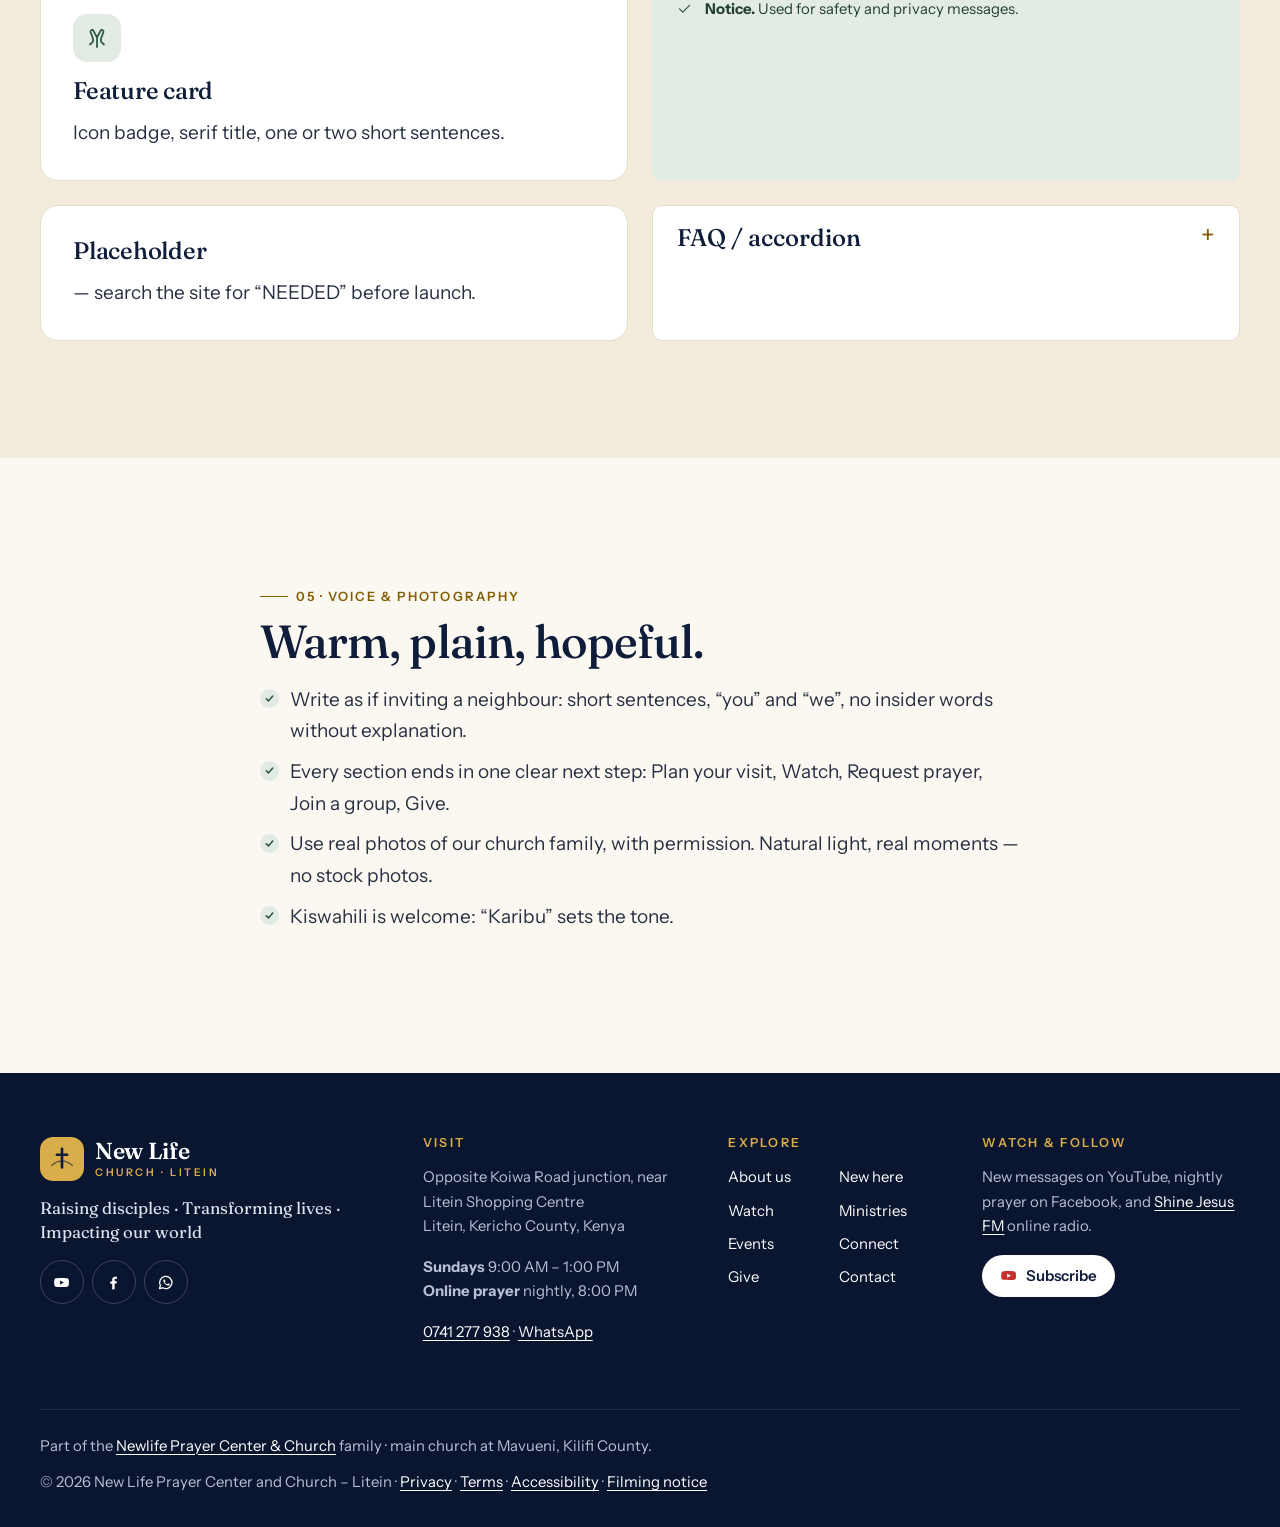
<file: brand.html>
<!doctype html>
<html lang="en-KE" data-wa="254741277938">
<head>
<meta charset="utf-8">
<meta name="viewport" content="width=device-width, initial-scale=1, viewport-fit=cover">
<title>Brand & components · New Life Church Litein</title>
<meta name="description" content="Logo system, colour palette, typography, spacing and component library for the New Life Church Litein website.">
<meta name="robots" content="noindex">
<link rel="canonical" href="https://newlife-litein.pages.dev/brand">
<meta name="theme-color" content="#0f1d3a">
<meta property="og:type" content="website">
<meta property="og:site_name" content="New Life Church Litein">
<meta property="og:title" content="Brand & components · New Life Church Litein">
<meta property="og:description" content="Logo system, colour palette, typography, spacing and component library for the New Life Church Litein website.">
<meta property="og:url" content="https://newlife-litein.pages.dev/brand">
<meta property="og:image" content="https://newlife-litein.pages.dev/images/church-hall.jpg">
<meta property="og:locale" content="en_KE">
<meta name="twitter:card" content="summary_large_image">
<link rel="icon" href="/assets/logo/newlife-icon.svg" type="image/svg+xml">
<link rel="icon" href="/favicon.ico" sizes="32x32">
<link rel="apple-touch-icon" href="/apple-touch-icon.png">
<link rel="manifest" href="/site.webmanifest">
<link rel="preconnect" href="https://fonts.googleapis.com">
<link rel="preconnect" href="https://fonts.gstatic.com" crossorigin>
<link rel="stylesheet" href="https://fonts.googleapis.com/css2?family=Fraunces:opsz,wght@9..144,400;9..144,500;9..144,600&family=Instrument+Sans:wght@400;500;600&display=swap">
<link rel="stylesheet" href="/assets/css/site.css">
<!-- CSP allows this exact script by its sha256 hash (public/_headers); update the hash if it changes -->
<script>document.documentElement.classList.add('js')</script>
</head>
<body>
<svg width="0" height="0" style="position:absolute" aria-hidden="true" focusable="false">
  <symbol id="i-mark" viewBox="0 0 64 64"><path d="M10 46c7-6.5 14.5-9.5 22-9.5s15 3 22 9.5" fill="none" stroke="currentColor" stroke-width="3.2" stroke-linecap="round" opacity=".55"/><path d="M32 10v40M21 23h22" fill="none" stroke="currentColor" stroke-width="5.6" stroke-linecap="round"/></symbol>
  <symbol id="i-calendar" viewBox="0 0 24 24"><rect x="3" y="4.5" width="18" height="17" rx="2.5"/><path d="M8 2.5v4M16 2.5v4M3 10h18"/></symbol>
  <symbol id="i-clock" viewBox="0 0 24 24"><circle cx="12" cy="12" r="9.5"/><path d="M12 7v5l3.5 2"/></symbol>
  <symbol id="i-pin" viewBox="0 0 24 24"><path d="M19.5 10c0 5.5-7.5 11.5-7.5 11.5S4.5 15.5 4.5 10a7.5 7.5 0 0 1 15 0Z"/><circle cx="12" cy="10" r="2.75"/></symbol>
  <symbol id="i-phone" viewBox="0 0 24 24"><path d="M21.5 16.9v3a2 2 0 0 1-2.2 2 19.8 19.8 0 0 1-8.6-3.1 19.5 19.5 0 0 1-6-6A19.8 19.8 0 0 1 1.6 4.2 2 2 0 0 1 3.6 2h3a2 2 0 0 1 2 1.7c.1 1 .4 1.9.7 2.8a2 2 0 0 1-.5 2.1L7.6 9.9a16 16 0 0 0 6 6l1.3-1.3a2 2 0 0 1 2.1-.4c.9.3 1.8.6 2.8.7a2 2 0 0 1 1.7 2Z"/></symbol>
  <symbol id="i-mail" viewBox="0 0 24 24"><rect x="2.5" y="4.5" width="19" height="15" rx="2.5"/><path d="m3 6 9 7 9-7"/></symbol>
  <symbol id="i-arrow" viewBox="0 0 24 24"><path d="M5 12h14M13 6l6 6-6 6"/></symbol>
  <symbol id="i-play" viewBox="0 0 24 24"><path d="M8 5v14l11-7Z" fill="currentColor"/></symbol>
  <symbol id="i-link" viewBox="0 0 24 24"><path d="M10 13.5a4.5 4.5 0 0 0 6.4.4l3-3a4.5 4.5 0 0 0-6.4-6.4l-1.2 1.2"/><path d="M14 10.5a4.5 4.5 0 0 0-6.4-.4l-3 3a4.5 4.5 0 0 0 6.4 6.4l1.2-1.2"/></symbol>
  <symbol id="i-heart" viewBox="0 0 24 24"><path d="M12 20.5s-8.5-5-8.5-11A4.75 4.75 0 0 1 12 6.6a4.75 4.75 0 0 1 8.5 2.9c0 6-8.5 11-8.5 11Z"/></symbol>
  <symbol id="i-hands" viewBox="0 0 24 24"><path d="M12 21V11.5M12 11.5 8.5 4.8a1.6 1.6 0 0 0-2.9 1.3L8 12.5v3.2L5 18.5M12 11.5l3.5-6.7a1.6 1.6 0 0 1 2.9 1.3L16 12.5v3.2l3 2.8"/></symbol>
  <symbol id="i-users" viewBox="0 0 24 24"><circle cx="9" cy="8" r="3.5"/><path d="M2.5 20a6.5 6.5 0 0 1 13 0"/><path d="M16 4.6a3.5 3.5 0 0 1 0 6.8M18 14a6.5 6.5 0 0 1 3.5 6"/></symbol>
  <symbol id="i-radio" viewBox="0 0 24 24"><rect x="2.5" y="8" width="19" height="13" rx="2.5"/><path d="M7 4.5 17 8"/><circle cx="15.5" cy="14.5" r="3"/><path d="M6 12.5h4M6 16h4"/></symbol>
  <symbol id="i-check" viewBox="0 0 24 24"><path d="m5 12.5 4.5 4.5L19 7.5"/></symbol>
  <symbol id="i-menu" viewBox="0 0 24 24"><path d="M3.5 7h17M3.5 12h17M3.5 17h17"/></symbol>
  <symbol id="i-close" viewBox="0 0 24 24"><path d="M6 6l12 12M18 6 6 18"/></symbol>
  <symbol id="i-youtube" viewBox="0 0 24 24"><path d="M22 8.2a3 3 0 0 0-2.1-2.1C18 5.6 12 5.6 12 5.6s-6 0-7.9.5A3 3 0 0 0 2 8.2 31 31 0 0 0 1.6 12 31 31 0 0 0 2 15.8a3 3 0 0 0 2.1 2.1c1.9.5 7.9.5 7.9.5s6 0 7.9-.5a3 3 0 0 0 2.1-2.1 31 31 0 0 0 .4-3.8 31 31 0 0 0-.4-3.8Z" fill="currentColor" stroke="none"/><path d="m10 15 5.2-3L10 9Z" fill="var(--yt-play, #fff)" stroke="none"/></symbol>
  <symbol id="i-facebook" viewBox="0 0 24 24"><path d="M13.5 21.5v-8h2.7l.4-3.2h-3.1V8.3c0-.9.3-1.6 1.6-1.6h1.7V3.9a22 22 0 0 0-2.5-.1c-2.5 0-4.2 1.5-4.2 4.3v2.3H7.4v3.2h2.7v8" fill="currentColor" stroke="none"/></symbol>
  <symbol id="i-whatsapp" viewBox="0 0 24 24"><path d="M3.5 20.5 4.8 16A8.6 8.6 0 1 1 8 19.3Z"/><path d="M9 8.2c.2-.5.6-.5.9-.5h.5c.2 0 .4 0 .6.5l.8 1.8c.1.2 0 .4-.1.6l-.6.7c-.1.1-.2.3 0 .5a6.3 6.3 0 0 0 3 2.6c.2.1.4.1.5-.1l.8-1c.2-.2.4-.2.6-.1l1.8.9c.2.1.3.2.3.4 0 .5-.2 1.4-1.3 1.8-1.4.5-3.5-.2-5.4-2.1S8.4 9.8 9 8.2Z" fill="currentColor" stroke="none"/></symbol>
</svg>

<a class="skip" href="#main">Skip to main content</a>

<div class="topbar">
  <div class="wrap topbar__inner">
    <p><svg class="i" aria-hidden="true"><use href="#i-clock"/></svg> Sundays 9:00 AM – 1:00 PM<span class="topbar__where"> · <a href="/visit#location">Litein, opp. Koiwa Road</a></span></p>
    <p class="topbar__social">
      <a href="https://www.youtube.com/@pastorrop/live" target="_blank" rel="noopener"><svg class="i" aria-hidden="true"><use href="#i-youtube"/></svg> Watch live</a>
      <a href="https://www.facebook.com/search/top?q=Pst%20Rop" target="_blank" rel="noopener"><svg class="i" aria-hidden="true"><use href="#i-facebook"/></svg> Facebook</a>
      <a href="tel:+254741277938"><svg class="i" aria-hidden="true"><use href="#i-phone"/></svg> 0741 277 938</a>
    </p>
  </div>
</div>

<header class="header" data-header>
  <div class="wrap header__inner">
    <a class="logo" href="/" aria-label="New Life Church Litein — home">
      <span class="logo__mark"><svg aria-hidden="true"><use href="#i-mark"/></svg></span>
      <span class="logo__text"><b>New Life</b><small>Church · Litein</small></span>
    </a>
    <button class="menu-btn" type="button" aria-expanded="false" aria-controls="site-nav" data-menu-btn>
      <svg class="i" aria-hidden="true"><use href="#i-menu"/></svg><span>Menu</span>
    </button>
    <nav class="nav" id="site-nav" aria-label="Main" data-nav>
      <ul class="nav__list">
        <li><a href="/about" data-nav="about">About</a></li>
        <li><a href="/visit" data-nav="visit">New here</a></li>
        <li><a href="/watch" data-nav="watch">Watch</a></li>
        <li><a href="/ministries" data-nav="ministries">Ministries</a></li>
        <li><a href="/events" data-nav="events">Events</a></li>
        <li><a href="/connect" data-nav="connect">Connect</a></li>
        <li><a href="/give" data-nav="give">Give</a></li>
        <li class="nav__mobile-only"><a href="/contact" data-nav="contact">Contact</a></li>
      </ul>
      <div class="nav__cta">
        <a class="btn btn--ghost btn--sm nav__live" href="https://www.youtube.com/@pastorrop/live" target="_blank" rel="noopener"><svg class="i" aria-hidden="true"><use href="#i-youtube"/></svg> Watch live</a>
        <a class="btn btn--primary btn--sm" href="/visit#plan">Plan your visit</a>
      </div>
      <p class="nav__mobile-only nav__social">
        <a href="https://www.youtube.com/@pastorrop" target="_blank" rel="noopener"><svg class="i" aria-hidden="true"><use href="#i-youtube"/></svg> YouTube</a>
        <a href="https://www.facebook.com/search/top?q=Pst%20Rop" target="_blank" rel="noopener"><svg class="i" aria-hidden="true"><use href="#i-facebook"/></svg> Facebook</a>
        <a href="tel:+254741277938"><svg class="i" aria-hidden="true"><use href="#i-phone"/></svg> Call</a>
      </p>
    </nav>
  </div>
</header>

<main id="main" tabindex="-1">
<section class="page-hero">
  <div class="wrap">
    <p class="eyebrow">Brand guide · for staff &amp; volunteers</p>
    <h1>Brand &amp; component library</h1>
    <p class="lead">Everything needed to keep New Life looking like New Life — on this website, on posters, on social media and in print.</p>
  </div>
</section>

<section class="section" aria-labelledby="logo-title">
  <div class="wrap">
    <div class="section__head">
      <p class="eyebrow">01 · Logo</p>
      <h2 id="logo-title">The mark: a cross over a new dawn.</h2>
      <p class="lead">The cross from our original logo, refined, standing over a rising horizon — new life in Christ, every morning. It's built on a 64-unit grid so it stays crisp at any size.</p>
    </div>
    <div class="grid grid--3">
      <figure><div class="logo-tile"><img src="/assets/logo/logo-primary.svg" alt="Primary logo: navy tile with gold cross and the words New Life, Church Litein" width="300" height="64"></div><figcaption class="figure-caption"><strong>Primary</strong> — default for light backgrounds. <a href="/assets/logo/logo-primary.svg" download>SVG</a></figcaption></figure>
      <figure><div class="logo-tile"><img src="/assets/logo/logo-horizontal.svg" alt="Horizontal logo: mark beside New Life Church Litein on one line" width="420" height="64"></div><figcaption class="figure-caption"><strong>Horizontal</strong> — banners, letterheads, narrow headers. <a href="/assets/logo/logo-horizontal.svg" download>SVG</a></figcaption></figure>
      <figure><div class="logo-tile"><img src="/assets/logo/logo-stacked.svg" alt="Stacked logo: icon centred above New Life, Church Litein" width="200" height="170"></div><figcaption class="figure-caption"><strong>Stacked</strong> — posters, T-shirts, square spaces. <a href="/assets/logo/logo-stacked.svg" download>SVG</a></figcaption></figure>
      <figure><div class="logo-tile logo-tile--sand"><img src="/assets/logo/newlife-icon.svg" alt="Icon: gold cross and horizon on a navy rounded square" width="120" height="120"></div><figcaption class="figure-caption"><strong>Icon</strong> — favicon, app icon, Facebook/YouTube profile. <a href="/assets/logo/newlife-icon.svg" download>SVG</a></figcaption></figure>
      <figure><div class="logo-tile logo-tile--ink"><img src="/assets/logo/logo-reversed.svg" alt="Reversed logo: gold tile, white words, on navy" width="300" height="64"></div><figcaption class="figure-caption"><strong>Reversed</strong> — navy or dark photos. <a href="/assets/logo/logo-reversed.svg" download>SVG</a></figcaption></figure>
      <figure><div class="logo-tile"><img src="/assets/logo/logo-black.svg" alt="One-colour black logo" width="300" height="64"></div><figcaption class="figure-caption"><strong>Black</strong> — photocopies, newspaper, stamps. <a href="/assets/logo/logo-black.svg" download>SVG</a></figcaption></figure>
    </div>

    <div class="grid grid--3" style="margin-top:var(--s-7)">
      <div class="card"><h3>Construction</h3><ul class="check">
        <li>Grid: 64 × 64 units, tile corner radius 15.</li>
        <li>Cross: vertical 32,10 → 32,50; bar 21 → 43 at y 23; stroke 5.6, round caps.</li>
        <li>Horizon: arc from 10,46 to 54,46 peaking at y 36.5; stroke 3.2, 55% opacity.</li>
        <li>Wordmark: “New Life” Fraunces SemiBold, −1.3% tracking. “CHURCH · LITEIN” Instrument Sans SemiBold, caps, +25% tracking, one-third the cap height.</li>
      </ul></div>
      <div class="card"><h3>Clear space &amp; size</h3><ul class="check">
        <li>Keep clear space on every side equal to half the tile width (32 units).</li>
        <li>Minimum size: icon 16 px (favicon) / 8 mm in print; full lockup 120 px wide / 30 mm.</li>
        <li>Below 120 px, use the icon alone.</li>
      </ul></div>
      <div class="card"><h3>Don't</h3><ul class="check">
        <li>Stretch, rotate or skew the logo.</li>
        <li>Change the colours outside the six approved versions.</li>
        <li>Put the primary logo on busy photos — use reversed on a navy panel.</li>
        <li>Add shadows, outlines or gradients.</li>
        <li>Retype the wordmark in another font.</li>
      </ul></div>
    </div>
    <p class="hint" style="margin-top:var(--s-5)">Production note: the SVG wordmarks use live text. Before sending to a printer or sign-maker, open them in Figma/Illustrator/Inkscape with Fraunces and Instrument Sans installed (both free from Google Fonts) and convert text to outlines.</p>
  </div>
</section>

<section class="section section--sand" aria-labelledby="col-title">
  <div class="wrap">
    <div class="section__head"><p class="eyebrow">02 · Colour</p><h2 id="col-title">Night navy, dawn gold, Litein tea.</h2><p class="lead">Navy and gold carry over from our family brand. Tea green — for the hills around Litein — is a quiet secondary accent.</p></div>
    <div class="grid grid--4">
      <div class="swatch"><div class="swatch__chip" style="background:#0f1d3a"></div><div class="swatch__body"><b>Night navy</b>#0f1d3a · headings, dark bands<br>15.6:1 on paper</div></div>
      <div class="swatch"><div class="swatch__chip" style="background:#d9ad4a"></div><div class="swatch__body"><b>Dawn gold</b>#d9ad4a · buttons, accents on navy<br>8.2:1 with navy text · not for text on light</div></div>
      <div class="swatch"><div class="swatch__chip" style="background:#845d00"></div><div class="swatch__body"><b>Gold text</b>#845d00 · eyebrows, small gold text on light<br>5.4:1 on paper</div></div>
      <div class="swatch"><div class="swatch__chip" style="background:#2e5b45"></div><div class="swatch__body"><b>Litein tea</b>#2e5b45 · secondary accent, links on hover<br>7.3:1 on paper</div></div>
      <div class="swatch"><div class="swatch__chip" style="background:#fbf8f1"></div><div class="swatch__body"><b>Paper</b>#fbf8f1 · page background</div></div>
      <div class="swatch"><div class="swatch__chip" style="background:#f3ecdc"></div><div class="swatch__body"><b>Sand</b>#f3ecdc · alternate sections</div></div>
      <div class="swatch"><div class="swatch__chip" style="background:#283043"></div><div class="swatch__body"><b>Body text</b>#283043 · 12.4:1 on paper</div></div>
      <div class="swatch"><div class="swatch__chip" style="background:#586074"></div><div class="swatch__body"><b>Muted</b>#586074 · secondary text · 6.0:1</div></div>
    </div>
  </div>
</section>

<section class="section" aria-labelledby="type-title">
  <div class="wrap split">
    <div>
      <p class="eyebrow">03 · Typography</p>
      <h2 id="type-title">Fraunces &amp; Instrument Sans</h2>
      <p>Fraunces — a warm, slightly old-style serif — for headings and quotes. Instrument Sans for everything you read. Both are free Google Fonts. Body text never goes below 17 px on screen.</p>
      <div class="space-scale" aria-label="Spacing scale">
        <p class="eyebrow" style="margin-top:var(--s-6)">Spacing scale (4 px base)</p>
        <div><span style="width:4px"></span>4</div><div><span style="width:8px"></span>8</div><div><span style="width:12px"></span>12</div><div><span style="width:16px"></span>16</div><div><span style="width:24px"></span>24</div><div><span style="width:32px"></span>32</div><div><span style="width:48px"></span>48</div><div><span style="width:64px"></span>64</div><div><span style="width:96px"></span>96</div>
      </div>
    </div>
    <div class="type-specimen card">
      <p style="font:500 var(--step-4)/1.05 var(--serif);color:var(--ink)">Display 4</p>
      <p style="font:500 var(--step-3)/1.1 var(--serif);color:var(--ink)">Heading 2</p>
      <p style="font:500 var(--step-1)/1.2 var(--serif);color:var(--ink)">Heading 3</p>
      <p class="lead">Lead paragraph — Instrument Sans</p>
      <p>Body — Come as you are. Worship with us on Sunday and find a church family that walks with you.</p>
      <p class="eyebrow">Eyebrow label</p>
    </div>
  </div>
</section>

<section class="section section--sand" aria-labelledby="comp-title">
  <div class="wrap">
    <div class="section__head"><p class="eyebrow">04 · Components</p><h2 id="comp-title">Buttons, cards &amp; forms</h2></div>
    <div class="grid grid--2">
      <div class="card stack">
        <h3>Buttons</h3>
        <div class="actions"><a class="btn btn--primary" href="#comp-title">Primary</a><a class="btn btn--ink" href="#comp-title">Ink</a><a class="btn btn--ghost" href="#comp-title">Ghost</a></div>
        <div class="actions"><a class="btn btn--primary btn--sm" href="#comp-title">Small</a><a class="link-arrow" href="#comp-title">Text link <svg class="i" aria-hidden="true"><use href="#i-arrow"/></svg></a></div>
        <p class="hint">One primary (gold) button per view — usually “Plan your visit”. Minimum touch target 44 px.</p>
      </div>
      <div class="card stack">
        <h3>Form field</h3>
        <label for="demo">Your name<input id="demo" placeholder="e.g. Faith"></label>
        <label class="checkbox" for="demo2"><input id="demo2" type="checkbox"> Checkbox with label</label>
        <span class="error">Error messages read like this.</span>
      </div>
      <div class="card"><span class="icon-badge"><svg class="i" aria-hidden="true"><use href="#i-hands"/></svg></span><h3>Feature card</h3><p>Icon badge, serif title, one or two short sentences.</p></div>
      <div class="notice" role="note"><svg class="i" aria-hidden="true"><use href="#i-check"/></svg><p><strong>Notice.</strong> Used for safety and privacy messages.</p></div>
      <div class="card"><h3>Placeholder</h3><p> — search the site for “NEEDED” before launch.</p></div>
      <div class="faq"><details><summary>FAQ / accordion</summary><div><p>Built on native &lt;details&gt; — keyboard and screen-reader friendly with no script.</p></div></details></div>
    </div>
  </div>
</section>

<section class="section" aria-labelledby="voice-title">
  <div class="wrap wrap--narrow">
    <p class="eyebrow">05 · Voice &amp; photography</p>
    <h2 id="voice-title">Warm, plain, hopeful.</h2>
    <ul class="check">
      <li>Write as if inviting a neighbour: short sentences, “you” and “we”, no insider words without explanation.</li>
      <li>Every section ends in one clear next step: Plan your visit, Watch, Request prayer, Join a group, Give.</li>
      <li>Use real photos of our church family, with permission. Natural light, real moments — no stock photos.</li>
      <li>Kiswahili is welcome: “Karibu” sets the tone.</li>
    </ul>
  </div>
</section>

</main>

<footer class="footer">
  <div class="wrap">
    <div class="footer__top">
      <div class="footer__brand">
        <a class="logo logo--light" href="/" aria-label="New Life Church Litein — home">
          <span class="logo__mark"><svg aria-hidden="true"><use href="#i-mark"/></svg></span>
          <span class="logo__text"><b>New Life</b><small>Church · Litein</small></span>
        </a>
        <p class="footer__tag">Raising disciples · Transforming lives · Impacting our world</p>
        <p class="footer__social">
          <a class="social" href="https://www.youtube.com/@pastorrop" target="_blank" rel="noopener"><svg class="i" aria-hidden="true"><use href="#i-youtube"/></svg><span class="sr-only">YouTube</span></a>
          <a class="social" href="https://www.facebook.com/search/top?q=Pst%20Rop" target="_blank" rel="noopener"><svg class="i" aria-hidden="true"><use href="#i-facebook"/></svg><span class="sr-only">Facebook</span></a>
          <a class="social" href="https://wa.me/254741277938" target="_blank" rel="noopener"><svg class="i" aria-hidden="true"><use href="#i-whatsapp"/></svg><span class="sr-only">WhatsApp</span></a>
        </p>
      </div>
      <div>
        <h2 class="footer__h">Visit</h2>
        <address>
          <p>Opposite Koiwa Road junction, near Litein Shopping Centre<br>Litein, Kericho County, Kenya</p>
          <p><strong>Sundays</strong> 9:00 AM – 1:00 PM<br><strong>Online prayer</strong> nightly, 8:00 PM</p>
          <p><a href="tel:+254741277938">0741 277 938</a> · <a href="https://wa.me/254741277938" target="_blank" rel="noopener">WhatsApp</a></p>
        </address>
      </div>
      <nav aria-label="Footer">
        <h2 class="footer__h">Explore</h2>
        <ul class="footer__links">
          <li><a href="/about">About us</a></li><li><a href="/visit">New here</a></li>
          <li><a href="/watch">Watch</a></li><li><a href="/ministries">Ministries</a></li>
          <li><a href="/events">Events</a></li><li><a href="/connect">Connect</a></li>
          <li><a href="/give">Give</a></li><li><a href="/contact">Contact</a></li>
        </ul>
      </nav>
      <div class="footer__watch">
        <h2 class="footer__h">Watch &amp; follow</h2>
        <p>New messages on YouTube, nightly prayer on Facebook, and <a href="/watch#radio">Shine Jesus FM</a> online radio.</p>
        <a class="btn btn--light btn--sm" href="https://www.youtube.com/@pastorrop?sub_confirmation=1" target="_blank" rel="noopener"><svg class="i" aria-hidden="true"><use href="#i-youtube"/></svg> Subscribe</a>
      </div>
    </div>
    <div class="footer__bottom">
      <p>Part of the <a href="https://newlifeprayercenterandchurch.org/" target="_blank" rel="noopener">Newlife Prayer Center & Church</a> family · main church at Mavueni, Kilifi County.</p>
      <p>© <span data-year>2026</span> New Life Prayer Center and Church – Litein · <a href="/privacy">Privacy</a> · <a href="/terms">Terms</a> · <a href="/accessibility">Accessibility</a> · <a href="/filming-notice">Filming notice</a></p>
    </div>
  </div>
</footer>

<div class="mobile-cta" data-mobile-cta>
  <a class="btn btn--primary" href="/visit#plan">Plan your visit</a>
  <a class="btn btn--ink" href="https://www.youtube.com/@pastorrop/live" target="_blank" rel="noopener"><svg class="i" aria-hidden="true"><use href="#i-youtube"/></svg> Live</a>
</div>

<script src="/assets/js/site.js" defer></script>
</body>
</html>
</file>
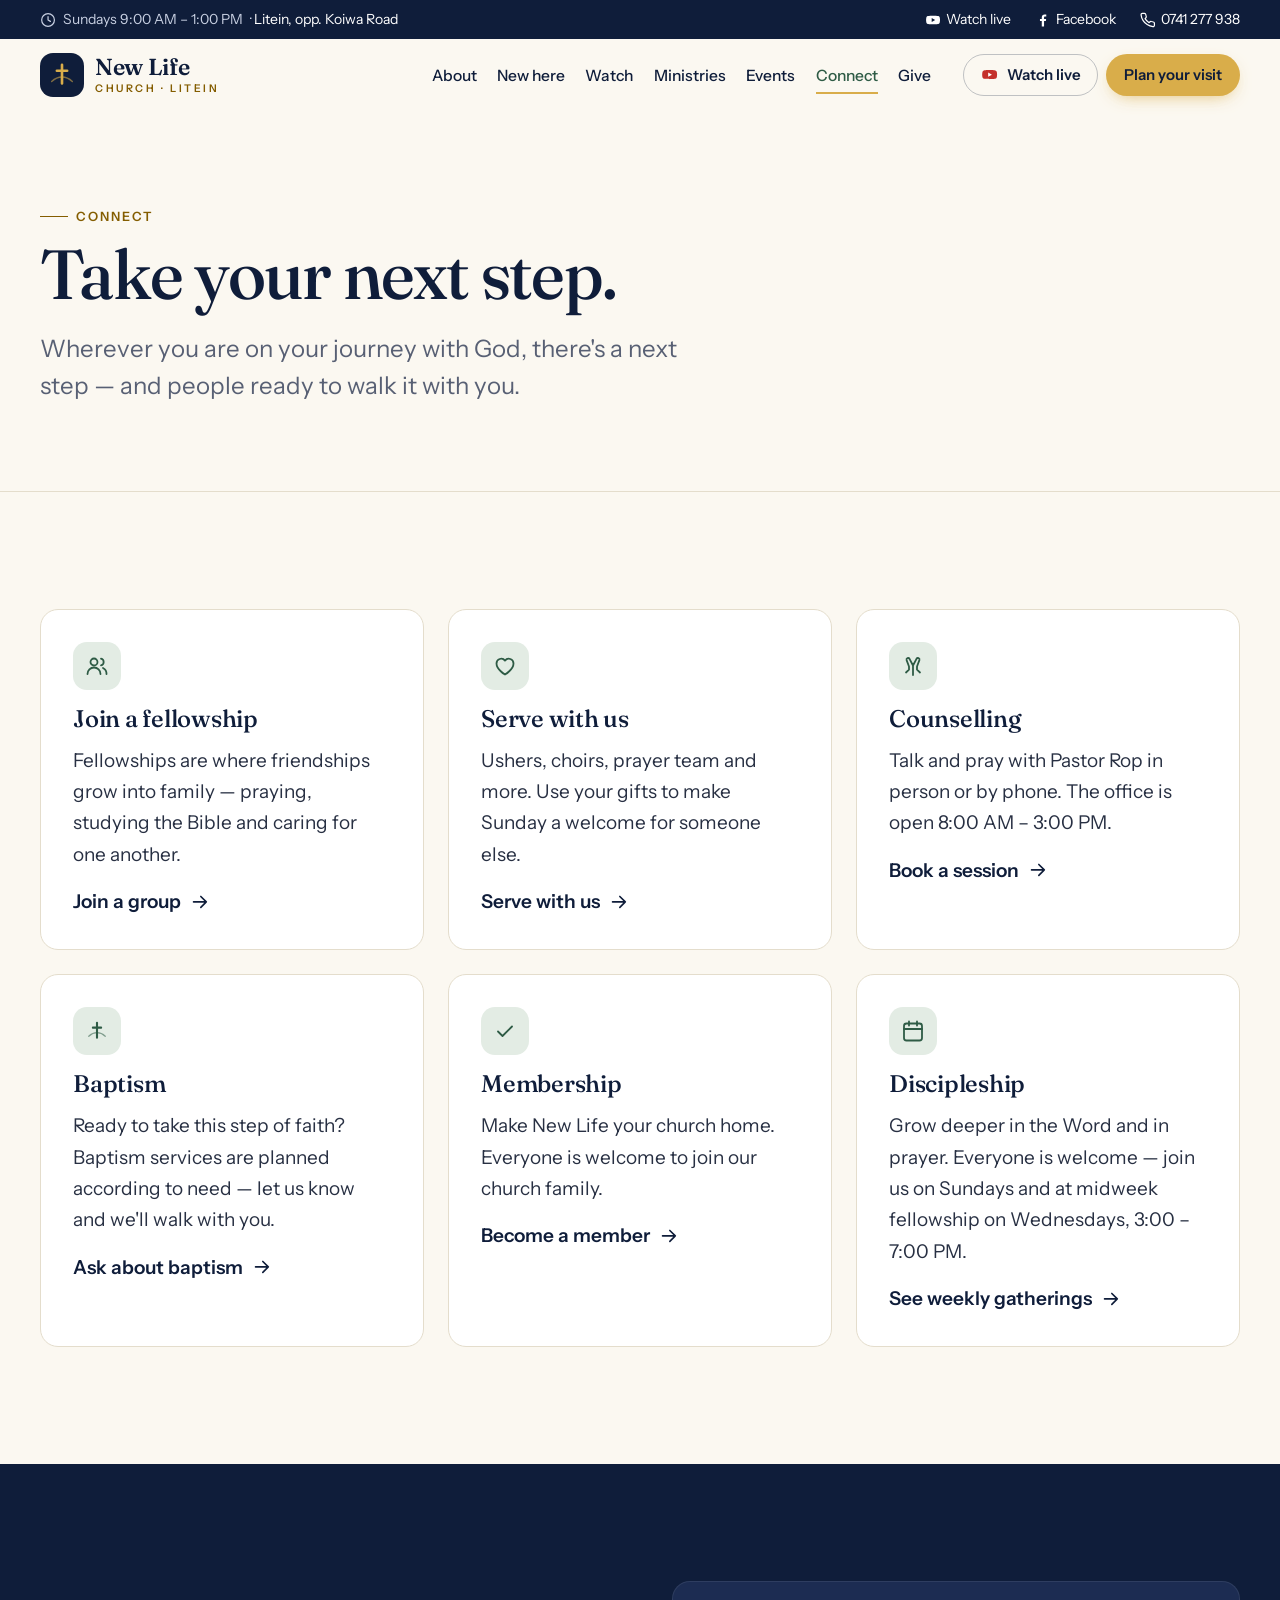
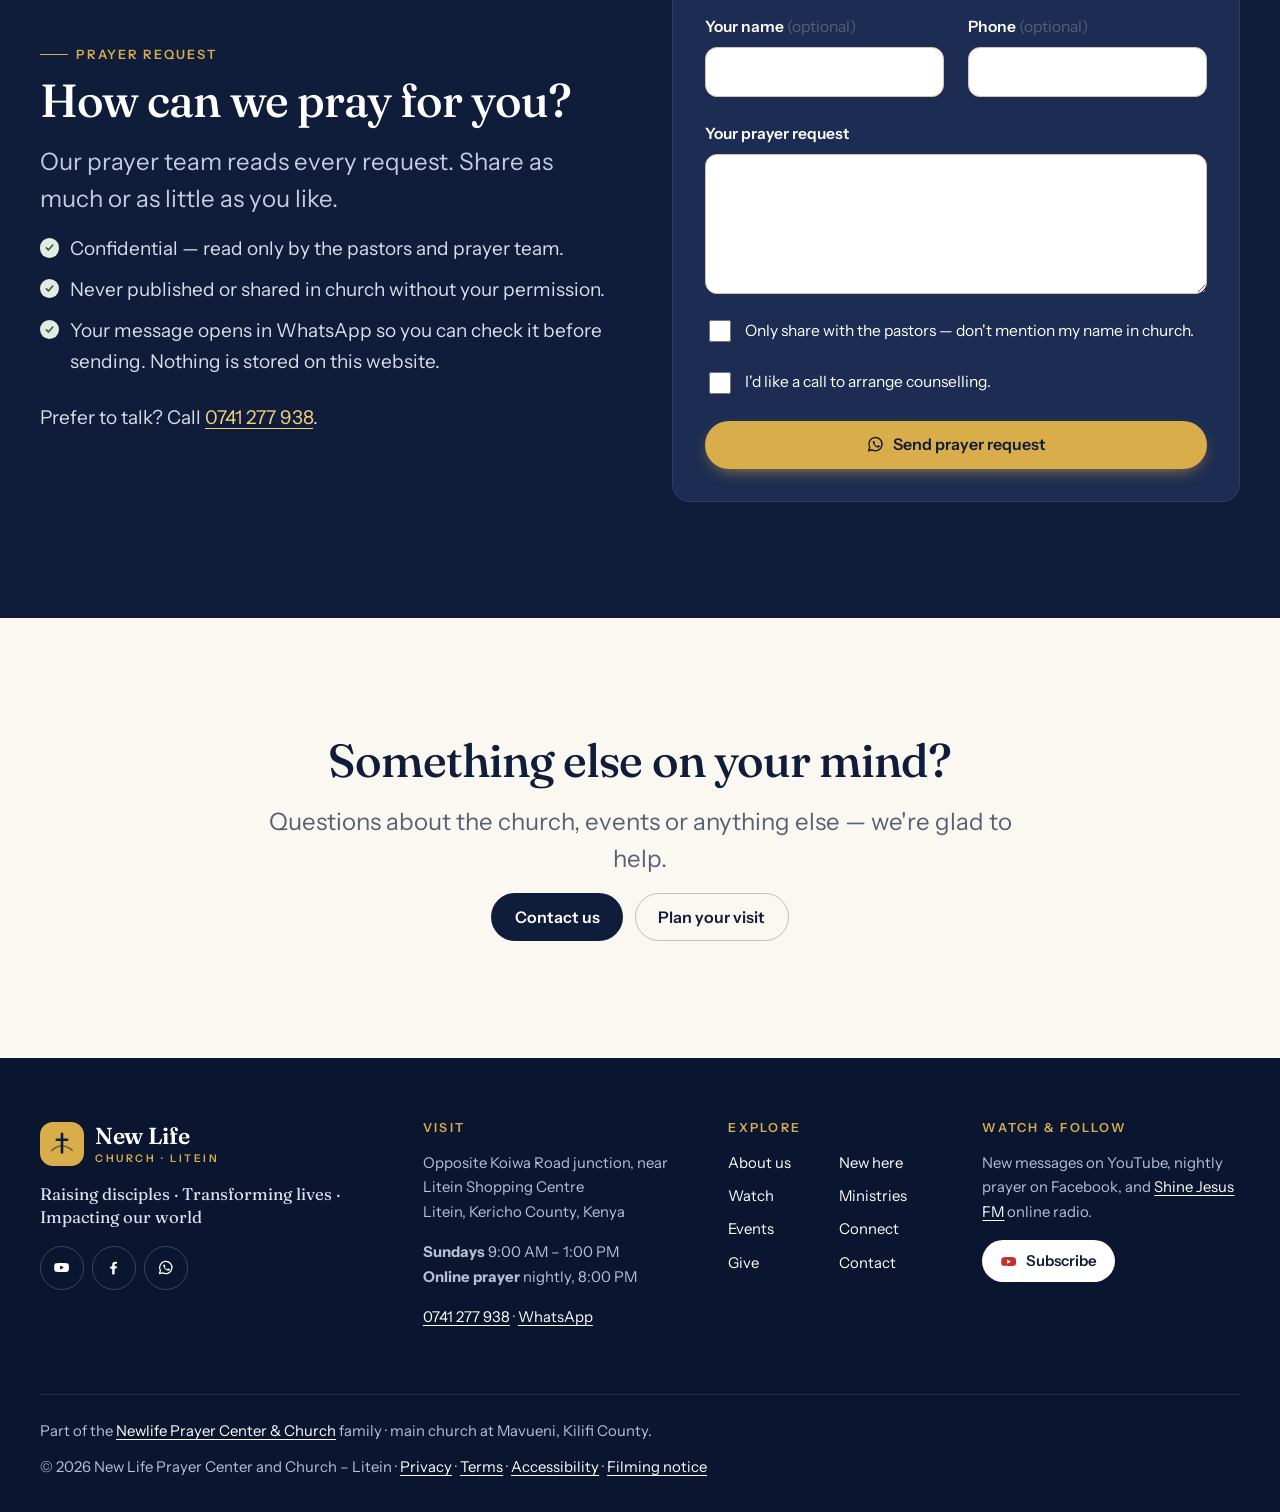
<file: connect.html>
<!doctype html>
<html lang="en-KE" data-wa="254741277938">
<head>
<meta charset="utf-8">
<meta name="viewport" content="width=device-width, initial-scale=1, viewport-fit=cover">
<title>Connect & get involved · New Life Church Litein</title>
<meta name="description" content="Take your next step at New Life Church Litein: join a fellowship, serve, ask about baptism and membership, or send a confidential prayer request.">
<meta name="robots" content="index,follow">
<link rel="canonical" href="https://newlife-litein.pages.dev/connect">
<meta name="theme-color" content="#0f1d3a">
<meta property="og:type" content="website">
<meta property="og:site_name" content="New Life Church Litein">
<meta property="og:title" content="Connect & get involved · New Life Church Litein">
<meta property="og:description" content="Take your next step at New Life Church Litein: join a fellowship, serve, ask about baptism and membership, or send a confidential prayer request.">
<meta property="og:url" content="https://newlife-litein.pages.dev/connect">
<meta property="og:image" content="https://newlife-litein.pages.dev/images/choir.jpg">
<meta property="og:locale" content="en_KE">
<meta name="twitter:card" content="summary_large_image">
<link rel="icon" href="/assets/logo/newlife-icon.svg" type="image/svg+xml">
<link rel="icon" href="/favicon.ico" sizes="32x32">
<link rel="apple-touch-icon" href="/apple-touch-icon.png">
<link rel="manifest" href="/site.webmanifest">
<link rel="preconnect" href="https://fonts.googleapis.com">
<link rel="preconnect" href="https://fonts.gstatic.com" crossorigin>
<link rel="stylesheet" href="https://fonts.googleapis.com/css2?family=Fraunces:opsz,wght@9..144,400;9..144,500;9..144,600&family=Instrument+Sans:wght@400;500;600&display=swap">
<link rel="stylesheet" href="/assets/css/site.css">
<!-- CSP allows this exact script by its sha256 hash (public/_headers); update the hash if it changes -->
<script>document.documentElement.classList.add('js')</script>
<script type="application/ld+json">{"@context":"https://schema.org","@type":"BreadcrumbList","itemListElement":[{"@type":"ListItem","position":1,"name":"Home","item":"https://newlife-litein.pages.dev/"},{"@type":"ListItem","position":2,"name":"Connect & get involved","item":"https://newlife-litein.pages.dev/connect"}]}</script>
</head>
<body>
<svg width="0" height="0" style="position:absolute" aria-hidden="true" focusable="false">
  <symbol id="i-mark" viewBox="0 0 64 64"><path d="M10 46c7-6.5 14.5-9.5 22-9.5s15 3 22 9.5" fill="none" stroke="currentColor" stroke-width="3.2" stroke-linecap="round" opacity=".55"/><path d="M32 10v40M21 23h22" fill="none" stroke="currentColor" stroke-width="5.6" stroke-linecap="round"/></symbol>
  <symbol id="i-calendar" viewBox="0 0 24 24"><rect x="3" y="4.5" width="18" height="17" rx="2.5"/><path d="M8 2.5v4M16 2.5v4M3 10h18"/></symbol>
  <symbol id="i-clock" viewBox="0 0 24 24"><circle cx="12" cy="12" r="9.5"/><path d="M12 7v5l3.5 2"/></symbol>
  <symbol id="i-pin" viewBox="0 0 24 24"><path d="M19.5 10c0 5.5-7.5 11.5-7.5 11.5S4.5 15.5 4.5 10a7.5 7.5 0 0 1 15 0Z"/><circle cx="12" cy="10" r="2.75"/></symbol>
  <symbol id="i-phone" viewBox="0 0 24 24"><path d="M21.5 16.9v3a2 2 0 0 1-2.2 2 19.8 19.8 0 0 1-8.6-3.1 19.5 19.5 0 0 1-6-6A19.8 19.8 0 0 1 1.6 4.2 2 2 0 0 1 3.6 2h3a2 2 0 0 1 2 1.7c.1 1 .4 1.9.7 2.8a2 2 0 0 1-.5 2.1L7.6 9.9a16 16 0 0 0 6 6l1.3-1.3a2 2 0 0 1 2.1-.4c.9.3 1.8.6 2.8.7a2 2 0 0 1 1.7 2Z"/></symbol>
  <symbol id="i-mail" viewBox="0 0 24 24"><rect x="2.5" y="4.5" width="19" height="15" rx="2.5"/><path d="m3 6 9 7 9-7"/></symbol>
  <symbol id="i-arrow" viewBox="0 0 24 24"><path d="M5 12h14M13 6l6 6-6 6"/></symbol>
  <symbol id="i-play" viewBox="0 0 24 24"><path d="M8 5v14l11-7Z" fill="currentColor"/></symbol>
  <symbol id="i-link" viewBox="0 0 24 24"><path d="M10 13.5a4.5 4.5 0 0 0 6.4.4l3-3a4.5 4.5 0 0 0-6.4-6.4l-1.2 1.2"/><path d="M14 10.5a4.5 4.5 0 0 0-6.4-.4l-3 3a4.5 4.5 0 0 0 6.4 6.4l1.2-1.2"/></symbol>
  <symbol id="i-heart" viewBox="0 0 24 24"><path d="M12 20.5s-8.5-5-8.5-11A4.75 4.75 0 0 1 12 6.6a4.75 4.75 0 0 1 8.5 2.9c0 6-8.5 11-8.5 11Z"/></symbol>
  <symbol id="i-hands" viewBox="0 0 24 24"><path d="M12 21V11.5M12 11.5 8.5 4.8a1.6 1.6 0 0 0-2.9 1.3L8 12.5v3.2L5 18.5M12 11.5l3.5-6.7a1.6 1.6 0 0 1 2.9 1.3L16 12.5v3.2l3 2.8"/></symbol>
  <symbol id="i-users" viewBox="0 0 24 24"><circle cx="9" cy="8" r="3.5"/><path d="M2.5 20a6.5 6.5 0 0 1 13 0"/><path d="M16 4.6a3.5 3.5 0 0 1 0 6.8M18 14a6.5 6.5 0 0 1 3.5 6"/></symbol>
  <symbol id="i-radio" viewBox="0 0 24 24"><rect x="2.5" y="8" width="19" height="13" rx="2.5"/><path d="M7 4.5 17 8"/><circle cx="15.5" cy="14.5" r="3"/><path d="M6 12.5h4M6 16h4"/></symbol>
  <symbol id="i-check" viewBox="0 0 24 24"><path d="m5 12.5 4.5 4.5L19 7.5"/></symbol>
  <symbol id="i-menu" viewBox="0 0 24 24"><path d="M3.5 7h17M3.5 12h17M3.5 17h17"/></symbol>
  <symbol id="i-close" viewBox="0 0 24 24"><path d="M6 6l12 12M18 6 6 18"/></symbol>
  <symbol id="i-youtube" viewBox="0 0 24 24"><path d="M22 8.2a3 3 0 0 0-2.1-2.1C18 5.6 12 5.6 12 5.6s-6 0-7.9.5A3 3 0 0 0 2 8.2 31 31 0 0 0 1.6 12 31 31 0 0 0 2 15.8a3 3 0 0 0 2.1 2.1c1.9.5 7.9.5 7.9.5s6 0 7.9-.5a3 3 0 0 0 2.1-2.1 31 31 0 0 0 .4-3.8 31 31 0 0 0-.4-3.8Z" fill="currentColor" stroke="none"/><path d="m10 15 5.2-3L10 9Z" fill="var(--yt-play, #fff)" stroke="none"/></symbol>
  <symbol id="i-facebook" viewBox="0 0 24 24"><path d="M13.5 21.5v-8h2.7l.4-3.2h-3.1V8.3c0-.9.3-1.6 1.6-1.6h1.7V3.9a22 22 0 0 0-2.5-.1c-2.5 0-4.2 1.5-4.2 4.3v2.3H7.4v3.2h2.7v8" fill="currentColor" stroke="none"/></symbol>
  <symbol id="i-whatsapp" viewBox="0 0 24 24"><path d="M3.5 20.5 4.8 16A8.6 8.6 0 1 1 8 19.3Z"/><path d="M9 8.2c.2-.5.6-.5.9-.5h.5c.2 0 .4 0 .6.5l.8 1.8c.1.2 0 .4-.1.6l-.6.7c-.1.1-.2.3 0 .5a6.3 6.3 0 0 0 3 2.6c.2.1.4.1.5-.1l.8-1c.2-.2.4-.2.6-.1l1.8.9c.2.1.3.2.3.4 0 .5-.2 1.4-1.3 1.8-1.4.5-3.5-.2-5.4-2.1S8.4 9.8 9 8.2Z" fill="currentColor" stroke="none"/></symbol>
</svg>

<a class="skip" href="#main">Skip to main content</a>

<div class="topbar">
  <div class="wrap topbar__inner">
    <p><svg class="i" aria-hidden="true"><use href="#i-clock"/></svg> Sundays 9:00 AM – 1:00 PM<span class="topbar__where"> · <a href="/visit#location">Litein, opp. Koiwa Road</a></span></p>
    <p class="topbar__social">
      <a href="https://www.youtube.com/@pastorrop/live" target="_blank" rel="noopener"><svg class="i" aria-hidden="true"><use href="#i-youtube"/></svg> Watch live</a>
      <a href="https://www.facebook.com/search/top?q=Pst%20Rop" target="_blank" rel="noopener"><svg class="i" aria-hidden="true"><use href="#i-facebook"/></svg> Facebook</a>
      <a href="tel:+254741277938"><svg class="i" aria-hidden="true"><use href="#i-phone"/></svg> 0741 277 938</a>
    </p>
  </div>
</div>

<header class="header" data-header>
  <div class="wrap header__inner">
    <a class="logo" href="/" aria-label="New Life Church Litein — home">
      <span class="logo__mark"><svg aria-hidden="true"><use href="#i-mark"/></svg></span>
      <span class="logo__text"><b>New Life</b><small>Church · Litein</small></span>
    </a>
    <button class="menu-btn" type="button" aria-expanded="false" aria-controls="site-nav" data-menu-btn>
      <svg class="i" aria-hidden="true"><use href="#i-menu"/></svg><span>Menu</span>
    </button>
    <nav class="nav" id="site-nav" aria-label="Main" data-nav>
      <ul class="nav__list">
        <li><a href="/about" data-nav="about">About</a></li>
        <li><a href="/visit" data-nav="visit">New here</a></li>
        <li><a href="/watch" data-nav="watch">Watch</a></li>
        <li><a href="/ministries" data-nav="ministries">Ministries</a></li>
        <li><a href="/events" data-nav="events">Events</a></li>
        <li><a href="/connect" data-nav="connect" aria-current="page">Connect</a></li>
        <li><a href="/give" data-nav="give">Give</a></li>
        <li class="nav__mobile-only"><a href="/contact" data-nav="contact">Contact</a></li>
      </ul>
      <div class="nav__cta">
        <a class="btn btn--ghost btn--sm nav__live" href="https://www.youtube.com/@pastorrop/live" target="_blank" rel="noopener"><svg class="i" aria-hidden="true"><use href="#i-youtube"/></svg> Watch live</a>
        <a class="btn btn--primary btn--sm" href="/visit#plan">Plan your visit</a>
      </div>
      <p class="nav__mobile-only nav__social">
        <a href="https://www.youtube.com/@pastorrop" target="_blank" rel="noopener"><svg class="i" aria-hidden="true"><use href="#i-youtube"/></svg> YouTube</a>
        <a href="https://www.facebook.com/search/top?q=Pst%20Rop" target="_blank" rel="noopener"><svg class="i" aria-hidden="true"><use href="#i-facebook"/></svg> Facebook</a>
        <a href="tel:+254741277938"><svg class="i" aria-hidden="true"><use href="#i-phone"/></svg> Call</a>
      </p>
    </nav>
  </div>
</header>

<main id="main" tabindex="-1">
<section class="page-hero">
  <div class="wrap">
    <p class="eyebrow">Connect</p>
    <h1>Take your next step.</h1>
    <p class="lead">Wherever you are on your journey with God, there's a next step — and people ready to walk it with you.</p>
  </div>
</section>

<section class="section" aria-labelledby="steps-title">
  <div class="wrap">
    <h2 id="steps-title" class="sr-only">Next steps</h2>
    <div class="grid grid--3">
      <div class="card" id="groups" data-reveal><span class="icon-badge"><svg class="i" aria-hidden="true"><use href="#i-users"/></svg></span><h3>Join a fellowship</h3><p>Fellowships are where friendships grow into family — praying, studying the Bible and caring for one another.</p><a class="link-arrow" href="https://wa.me/254741277938?text=Hello%2C%20I%27d%20like%20to%20join%20a%20fellowship." target="_blank" rel="noopener">Join a group <svg class="i" aria-hidden="true"><use href="#i-arrow"/></svg></a></div>
      <div class="card" id="serve" data-reveal><span class="icon-badge"><svg class="i" aria-hidden="true"><use href="#i-heart"/></svg></span><h3>Serve with us</h3><p>Ushers, choirs, prayer team and more. Use your gifts to make Sunday a welcome for someone else.</p><a class="link-arrow" href="https://wa.me/254741277938?text=Hello%2C%20I%27d%20like%20to%20serve%20at%20New%20Life%20Church." target="_blank" rel="noopener">Serve with us <svg class="i" aria-hidden="true"><use href="#i-arrow"/></svg></a></div>
      <div class="card" data-reveal><span class="icon-badge"><svg class="i" aria-hidden="true"><use href="#i-hands"/></svg></span><h3>Counselling</h3><p>Talk and pray with Pastor Rop in person or by phone. The office is open 8:00 AM – 3:00 PM.</p><a class="link-arrow" href="#prayer">Book a session <svg class="i" aria-hidden="true"><use href="#i-arrow"/></svg></a></div>
      <div class="card" data-reveal><span class="icon-badge"><svg class="i" aria-hidden="true"><use href="#i-mark"/></svg></span><h3>Baptism</h3><p>Ready to take this step of faith? Baptism services are planned according to need — let us know and we'll walk with you.</p><a class="link-arrow" href="https://wa.me/254741277938?text=Hello%2C%20I%27d%20like%20to%20ask%20about%20baptism." target="_blank" rel="noopener">Ask about baptism <svg class="i" aria-hidden="true"><use href="#i-arrow"/></svg></a></div>
      <div class="card" data-reveal><span class="icon-badge"><svg class="i" aria-hidden="true"><use href="#i-check"/></svg></span><h3>Membership</h3><p>Make New Life your church home. Everyone is welcome to join our church family.</p><a class="link-arrow" href="https://wa.me/254741277938?text=Hello%2C%20I%27d%20like%20to%20become%20a%20member." target="_blank" rel="noopener">Become a member <svg class="i" aria-hidden="true"><use href="#i-arrow"/></svg></a></div>
      <div class="card" data-reveal><span class="icon-badge"><svg class="i" aria-hidden="true"><use href="#i-calendar"/></svg></span><h3>Discipleship</h3><p>Grow deeper in the Word and in prayer. Everyone is welcome — join us on Sundays and at midweek fellowship on Wednesdays, 3:00 – 7:00 PM.</p><a class="link-arrow" href="/events">See weekly gatherings <svg class="i" aria-hidden="true"><use href="#i-arrow"/></svg></a></div>
    </div>
  </div>
</section>

<section class="section section--ink" id="prayer" aria-labelledby="prayer-title">
  <div class="wrap split">
    <div data-reveal>
      <p class="eyebrow">Prayer request</p>
      <h2 id="prayer-title">How can we pray for you?</h2>
      <p class="lead">Our prayer team reads every request. Share as much or as little as you like.</p>
      <ul class="check">
        <li>Confidential — read only by the pastors and prayer team.</li>
        <li>Never published or shared in church without your permission.</li>
        <li>Your message opens in WhatsApp so you can check it before sending. Nothing is stored on this website.</li>
      </ul>
      <p>Prefer to talk? Call <a href="tel:+254741277938">0741 277 938</a>.</p>
    </div>
    <div class="card" data-reveal>
      <form class="form" data-wa="Prayer request — New Life Church Litein" novalidate>
        <div class="hp" aria-hidden="true"><label>Leave this blank<input name="company" tabindex="-1" autocomplete="off"></label></div>
        <div class="form__row">
          <label for="pr-name">Your name <span class="opt">(optional)</span><input id="pr-name" autocomplete="name" data-label="Name"></label>
          <label for="pr-phone">Phone <span class="opt">(optional)</span><input id="pr-phone" type="tel" autocomplete="tel" data-validate data-label="Phone" aria-describedby="pr-phone-error"><span class="error" id="pr-phone-error"></span></label>
        </div>
        <label for="pr-msg">Your prayer request<textarea id="pr-msg" required data-validate data-min="5" data-msg="Please write a short message (at least 5 characters)." data-label="Request" aria-describedby="pr-msg-error"></textarea><span class="error" id="pr-msg-error"></span></label>
        <label class="checkbox" for="pr-private"><input id="pr-private" type="checkbox" data-label="Keep private (pastors only, don't mention my name in church)"> Only share with the pastors — don't mention my name in church.</label>
        <label class="checkbox" for="pr-call"><input id="pr-call" type="checkbox" data-label="Please call me for counselling"> I'd like a call to arrange counselling.</label>
        <button class="btn btn--primary" type="submit"><svg class="i" aria-hidden="true"><use href="#i-whatsapp"/></svg> Send prayer request</button>
      </form>
      <div class="form-success" tabindex="-1" hidden><strong>We're praying with you.</strong> WhatsApp should have opened with your request — press send there. We usually reply within a day.</div>
    </div>
  </div>
</section>

<section class="section" aria-labelledby="c-title">
  <div class="wrap wrap--narrow" style="text-align:center" data-reveal>
    <h2 id="c-title">Something else on your mind?</h2>
    <p class="lead">Questions about the church, events or anything else — we're glad to help.</p>
    <div class="actions" style="justify-content:center"><a class="btn btn--ink" href="/contact">Contact us</a><a class="btn btn--ghost" href="/visit#plan">Plan your visit</a></div>
  </div>
</section>

</main>

<footer class="footer">
  <div class="wrap">
    <div class="footer__top">
      <div class="footer__brand">
        <a class="logo logo--light" href="/" aria-label="New Life Church Litein — home">
          <span class="logo__mark"><svg aria-hidden="true"><use href="#i-mark"/></svg></span>
          <span class="logo__text"><b>New Life</b><small>Church · Litein</small></span>
        </a>
        <p class="footer__tag">Raising disciples · Transforming lives · Impacting our world</p>
        <p class="footer__social">
          <a class="social" href="https://www.youtube.com/@pastorrop" target="_blank" rel="noopener"><svg class="i" aria-hidden="true"><use href="#i-youtube"/></svg><span class="sr-only">YouTube</span></a>
          <a class="social" href="https://www.facebook.com/search/top?q=Pst%20Rop" target="_blank" rel="noopener"><svg class="i" aria-hidden="true"><use href="#i-facebook"/></svg><span class="sr-only">Facebook</span></a>
          <a class="social" href="https://wa.me/254741277938" target="_blank" rel="noopener"><svg class="i" aria-hidden="true"><use href="#i-whatsapp"/></svg><span class="sr-only">WhatsApp</span></a>
        </p>
      </div>
      <div>
        <h2 class="footer__h">Visit</h2>
        <address>
          <p>Opposite Koiwa Road junction, near Litein Shopping Centre<br>Litein, Kericho County, Kenya</p>
          <p><strong>Sundays</strong> 9:00 AM – 1:00 PM<br><strong>Online prayer</strong> nightly, 8:00 PM</p>
          <p><a href="tel:+254741277938">0741 277 938</a> · <a href="https://wa.me/254741277938" target="_blank" rel="noopener">WhatsApp</a></p>
        </address>
      </div>
      <nav aria-label="Footer">
        <h2 class="footer__h">Explore</h2>
        <ul class="footer__links">
          <li><a href="/about">About us</a></li><li><a href="/visit">New here</a></li>
          <li><a href="/watch">Watch</a></li><li><a href="/ministries">Ministries</a></li>
          <li><a href="/events">Events</a></li><li><a href="/connect">Connect</a></li>
          <li><a href="/give">Give</a></li><li><a href="/contact">Contact</a></li>
        </ul>
      </nav>
      <div class="footer__watch">
        <h2 class="footer__h">Watch &amp; follow</h2>
        <p>New messages on YouTube, nightly prayer on Facebook, and <a href="/watch#radio">Shine Jesus FM</a> online radio.</p>
        <a class="btn btn--light btn--sm" href="https://www.youtube.com/@pastorrop?sub_confirmation=1" target="_blank" rel="noopener"><svg class="i" aria-hidden="true"><use href="#i-youtube"/></svg> Subscribe</a>
      </div>
    </div>
    <div class="footer__bottom">
      <p>Part of the <a href="https://newlifeprayercenterandchurch.org/" target="_blank" rel="noopener">Newlife Prayer Center & Church</a> family · main church at Mavueni, Kilifi County.</p>
      <p>© <span data-year>2026</span> New Life Prayer Center and Church – Litein · <a href="/privacy">Privacy</a> · <a href="/terms">Terms</a> · <a href="/accessibility">Accessibility</a> · <a href="/filming-notice">Filming notice</a></p>
    </div>
  </div>
</footer>

<div class="mobile-cta" data-mobile-cta>
  <a class="btn btn--primary" href="/visit#plan">Plan your visit</a>
  <a class="btn btn--ink" href="https://www.youtube.com/@pastorrop/live" target="_blank" rel="noopener"><svg class="i" aria-hidden="true"><use href="#i-youtube"/></svg> Live</a>
</div>

<script src="/assets/js/site.js" defer></script>
</body>
</html>
</file>
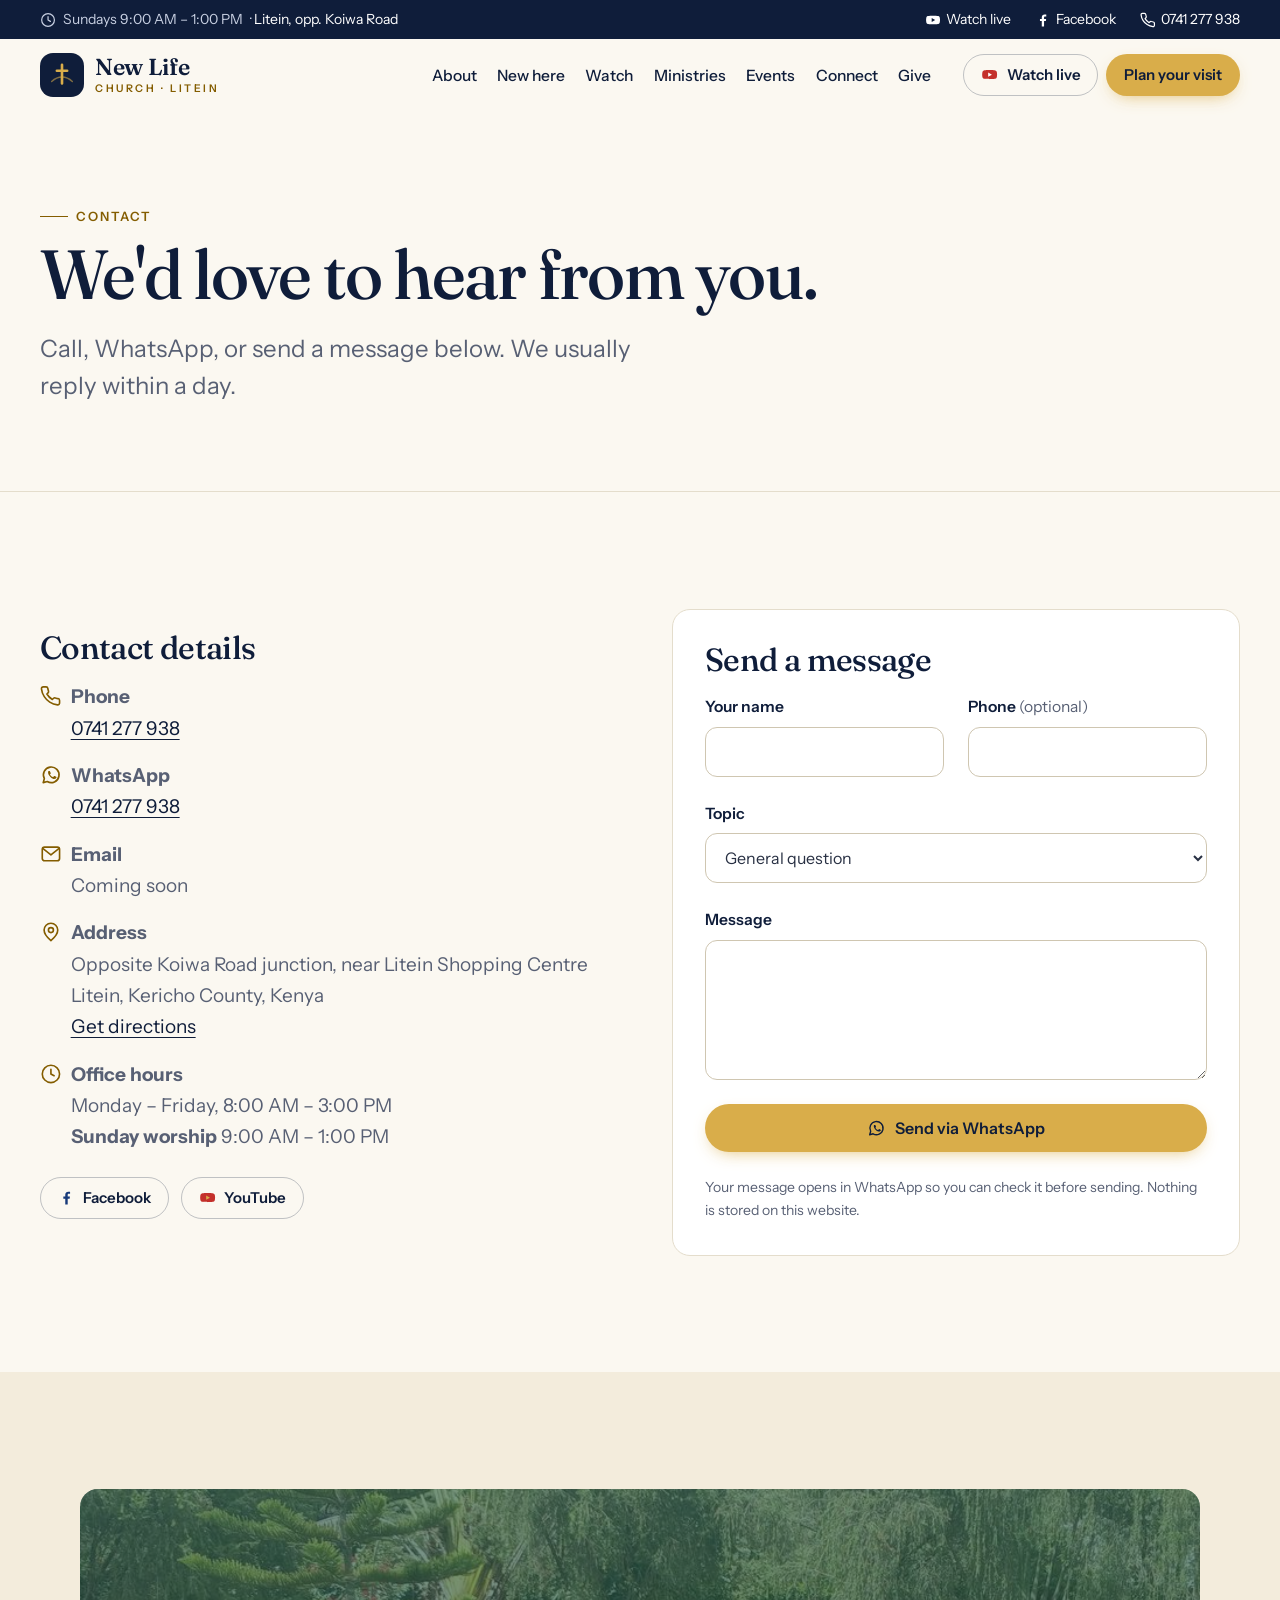
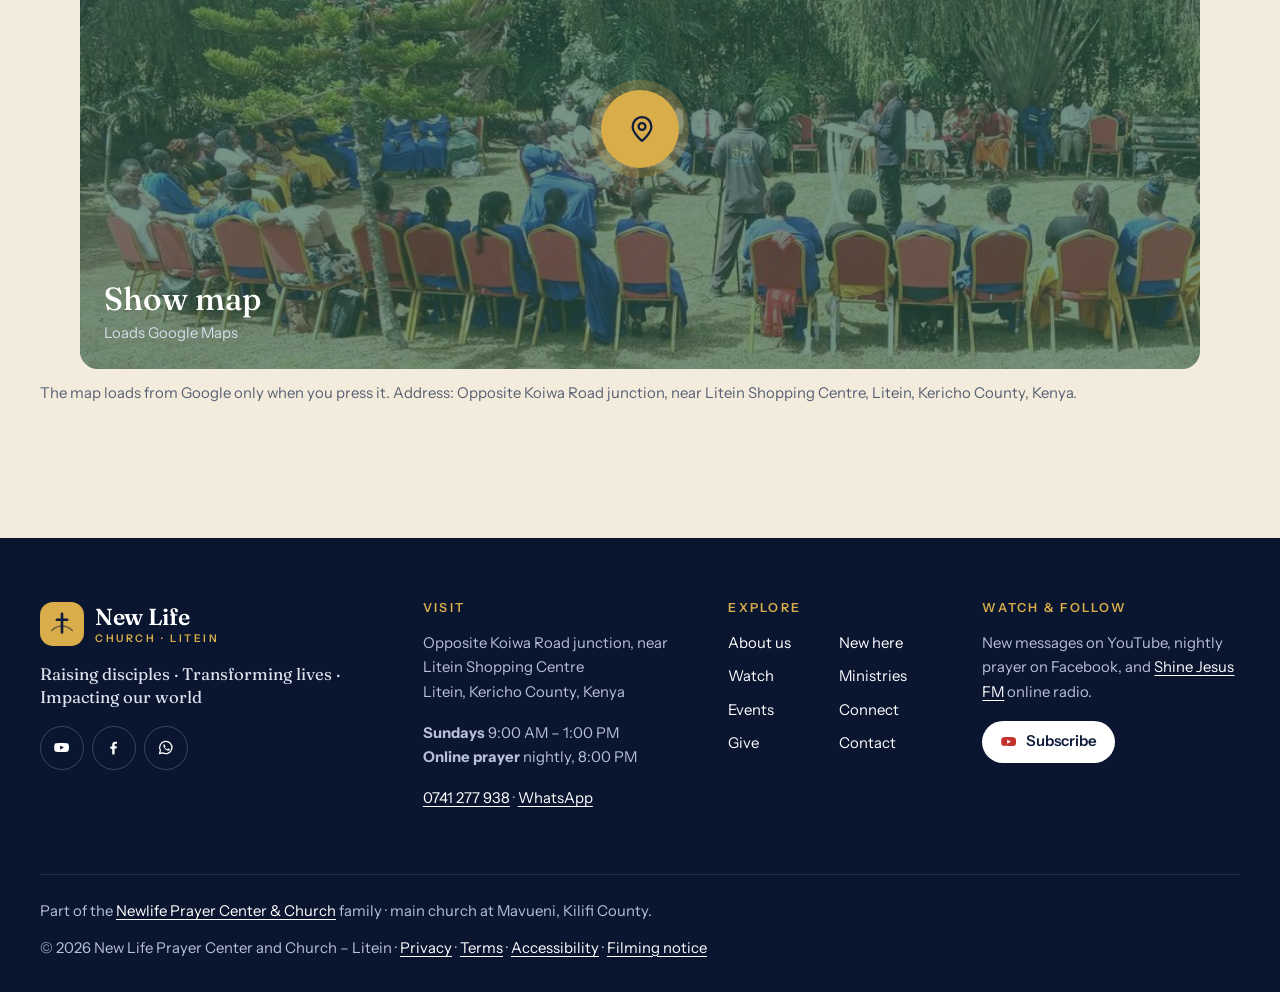
<file: contact.html>
<!doctype html>
<html lang="en-KE" data-wa="254741277938">
<head>
<meta charset="utf-8">
<meta name="viewport" content="width=device-width, initial-scale=1, viewport-fit=cover">
<title>Contact · New Life Church Litein</title>
<meta name="description" content="Call or WhatsApp New Life Church Litein on 0741 277 938. Find us opposite Koiwa Road junction, near Litein Shopping Centre. Office hours, map and social links.">
<meta name="robots" content="index,follow">
<link rel="canonical" href="https://newlife-litein.pages.dev/contact">
<meta name="theme-color" content="#0f1d3a">
<meta property="og:type" content="website">
<meta property="og:site_name" content="New Life Church Litein">
<meta property="og:title" content="Contact · New Life Church Litein">
<meta property="og:description" content="Call or WhatsApp New Life Church Litein on 0741 277 938. Find us opposite Koiwa Road junction, near Litein Shopping Centre. Office hours, map and social links.">
<meta property="og:url" content="https://newlife-litein.pages.dev/contact">
<meta property="og:image" content="https://newlife-litein.pages.dev/images/church-hall.jpg">
<meta property="og:locale" content="en_KE">
<meta name="twitter:card" content="summary_large_image">
<link rel="icon" href="/assets/logo/newlife-icon.svg" type="image/svg+xml">
<link rel="icon" href="/favicon.ico" sizes="32x32">
<link rel="apple-touch-icon" href="/apple-touch-icon.png">
<link rel="manifest" href="/site.webmanifest">
<link rel="preconnect" href="https://fonts.googleapis.com">
<link rel="preconnect" href="https://fonts.gstatic.com" crossorigin>
<link rel="stylesheet" href="https://fonts.googleapis.com/css2?family=Fraunces:opsz,wght@9..144,400;9..144,500;9..144,600&family=Instrument+Sans:wght@400;500;600&display=swap">
<link rel="stylesheet" href="/assets/css/site.css">
<!-- CSP allows this exact script by its sha256 hash (public/_headers); update the hash if it changes -->
<script>document.documentElement.classList.add('js')</script>
<script type="application/ld+json">{"@context":"https://schema.org","@type":"BreadcrumbList","itemListElement":[{"@type":"ListItem","position":1,"name":"Home","item":"https://newlife-litein.pages.dev/"},{"@type":"ListItem","position":2,"name":"Contact","item":"https://newlife-litein.pages.dev/contact"}]}</script>
</head>
<body>
<svg width="0" height="0" style="position:absolute" aria-hidden="true" focusable="false">
  <symbol id="i-mark" viewBox="0 0 64 64"><path d="M10 46c7-6.5 14.5-9.5 22-9.5s15 3 22 9.5" fill="none" stroke="currentColor" stroke-width="3.2" stroke-linecap="round" opacity=".55"/><path d="M32 10v40M21 23h22" fill="none" stroke="currentColor" stroke-width="5.6" stroke-linecap="round"/></symbol>
  <symbol id="i-calendar" viewBox="0 0 24 24"><rect x="3" y="4.5" width="18" height="17" rx="2.5"/><path d="M8 2.5v4M16 2.5v4M3 10h18"/></symbol>
  <symbol id="i-clock" viewBox="0 0 24 24"><circle cx="12" cy="12" r="9.5"/><path d="M12 7v5l3.5 2"/></symbol>
  <symbol id="i-pin" viewBox="0 0 24 24"><path d="M19.5 10c0 5.5-7.5 11.5-7.5 11.5S4.5 15.5 4.5 10a7.5 7.5 0 0 1 15 0Z"/><circle cx="12" cy="10" r="2.75"/></symbol>
  <symbol id="i-phone" viewBox="0 0 24 24"><path d="M21.5 16.9v3a2 2 0 0 1-2.2 2 19.8 19.8 0 0 1-8.6-3.1 19.5 19.5 0 0 1-6-6A19.8 19.8 0 0 1 1.6 4.2 2 2 0 0 1 3.6 2h3a2 2 0 0 1 2 1.7c.1 1 .4 1.9.7 2.8a2 2 0 0 1-.5 2.1L7.6 9.9a16 16 0 0 0 6 6l1.3-1.3a2 2 0 0 1 2.1-.4c.9.3 1.8.6 2.8.7a2 2 0 0 1 1.7 2Z"/></symbol>
  <symbol id="i-mail" viewBox="0 0 24 24"><rect x="2.5" y="4.5" width="19" height="15" rx="2.5"/><path d="m3 6 9 7 9-7"/></symbol>
  <symbol id="i-arrow" viewBox="0 0 24 24"><path d="M5 12h14M13 6l6 6-6 6"/></symbol>
  <symbol id="i-play" viewBox="0 0 24 24"><path d="M8 5v14l11-7Z" fill="currentColor"/></symbol>
  <symbol id="i-link" viewBox="0 0 24 24"><path d="M10 13.5a4.5 4.5 0 0 0 6.4.4l3-3a4.5 4.5 0 0 0-6.4-6.4l-1.2 1.2"/><path d="M14 10.5a4.5 4.5 0 0 0-6.4-.4l-3 3a4.5 4.5 0 0 0 6.4 6.4l1.2-1.2"/></symbol>
  <symbol id="i-heart" viewBox="0 0 24 24"><path d="M12 20.5s-8.5-5-8.5-11A4.75 4.75 0 0 1 12 6.6a4.75 4.75 0 0 1 8.5 2.9c0 6-8.5 11-8.5 11Z"/></symbol>
  <symbol id="i-hands" viewBox="0 0 24 24"><path d="M12 21V11.5M12 11.5 8.5 4.8a1.6 1.6 0 0 0-2.9 1.3L8 12.5v3.2L5 18.5M12 11.5l3.5-6.7a1.6 1.6 0 0 1 2.9 1.3L16 12.5v3.2l3 2.8"/></symbol>
  <symbol id="i-users" viewBox="0 0 24 24"><circle cx="9" cy="8" r="3.5"/><path d="M2.5 20a6.5 6.5 0 0 1 13 0"/><path d="M16 4.6a3.5 3.5 0 0 1 0 6.8M18 14a6.5 6.5 0 0 1 3.5 6"/></symbol>
  <symbol id="i-radio" viewBox="0 0 24 24"><rect x="2.5" y="8" width="19" height="13" rx="2.5"/><path d="M7 4.5 17 8"/><circle cx="15.5" cy="14.5" r="3"/><path d="M6 12.5h4M6 16h4"/></symbol>
  <symbol id="i-check" viewBox="0 0 24 24"><path d="m5 12.5 4.5 4.5L19 7.5"/></symbol>
  <symbol id="i-menu" viewBox="0 0 24 24"><path d="M3.5 7h17M3.5 12h17M3.5 17h17"/></symbol>
  <symbol id="i-close" viewBox="0 0 24 24"><path d="M6 6l12 12M18 6 6 18"/></symbol>
  <symbol id="i-youtube" viewBox="0 0 24 24"><path d="M22 8.2a3 3 0 0 0-2.1-2.1C18 5.6 12 5.6 12 5.6s-6 0-7.9.5A3 3 0 0 0 2 8.2 31 31 0 0 0 1.6 12 31 31 0 0 0 2 15.8a3 3 0 0 0 2.1 2.1c1.9.5 7.9.5 7.9.5s6 0 7.9-.5a3 3 0 0 0 2.1-2.1 31 31 0 0 0 .4-3.8 31 31 0 0 0-.4-3.8Z" fill="currentColor" stroke="none"/><path d="m10 15 5.2-3L10 9Z" fill="var(--yt-play, #fff)" stroke="none"/></symbol>
  <symbol id="i-facebook" viewBox="0 0 24 24"><path d="M13.5 21.5v-8h2.7l.4-3.2h-3.1V8.3c0-.9.3-1.6 1.6-1.6h1.7V3.9a22 22 0 0 0-2.5-.1c-2.5 0-4.2 1.5-4.2 4.3v2.3H7.4v3.2h2.7v8" fill="currentColor" stroke="none"/></symbol>
  <symbol id="i-whatsapp" viewBox="0 0 24 24"><path d="M3.5 20.5 4.8 16A8.6 8.6 0 1 1 8 19.3Z"/><path d="M9 8.2c.2-.5.6-.5.9-.5h.5c.2 0 .4 0 .6.5l.8 1.8c.1.2 0 .4-.1.6l-.6.7c-.1.1-.2.3 0 .5a6.3 6.3 0 0 0 3 2.6c.2.1.4.1.5-.1l.8-1c.2-.2.4-.2.6-.1l1.8.9c.2.1.3.2.3.4 0 .5-.2 1.4-1.3 1.8-1.4.5-3.5-.2-5.4-2.1S8.4 9.8 9 8.2Z" fill="currentColor" stroke="none"/></symbol>
</svg>

<a class="skip" href="#main">Skip to main content</a>

<div class="topbar">
  <div class="wrap topbar__inner">
    <p><svg class="i" aria-hidden="true"><use href="#i-clock"/></svg> Sundays 9:00 AM – 1:00 PM<span class="topbar__where"> · <a href="/visit#location">Litein, opp. Koiwa Road</a></span></p>
    <p class="topbar__social">
      <a href="https://www.youtube.com/@pastorrop/live" target="_blank" rel="noopener"><svg class="i" aria-hidden="true"><use href="#i-youtube"/></svg> Watch live</a>
      <a href="https://www.facebook.com/search/top?q=Pst%20Rop" target="_blank" rel="noopener"><svg class="i" aria-hidden="true"><use href="#i-facebook"/></svg> Facebook</a>
      <a href="tel:+254741277938"><svg class="i" aria-hidden="true"><use href="#i-phone"/></svg> 0741 277 938</a>
    </p>
  </div>
</div>

<header class="header" data-header>
  <div class="wrap header__inner">
    <a class="logo" href="/" aria-label="New Life Church Litein — home">
      <span class="logo__mark"><svg aria-hidden="true"><use href="#i-mark"/></svg></span>
      <span class="logo__text"><b>New Life</b><small>Church · Litein</small></span>
    </a>
    <button class="menu-btn" type="button" aria-expanded="false" aria-controls="site-nav" data-menu-btn>
      <svg class="i" aria-hidden="true"><use href="#i-menu"/></svg><span>Menu</span>
    </button>
    <nav class="nav" id="site-nav" aria-label="Main" data-nav>
      <ul class="nav__list">
        <li><a href="/about" data-nav="about">About</a></li>
        <li><a href="/visit" data-nav="visit">New here</a></li>
        <li><a href="/watch" data-nav="watch">Watch</a></li>
        <li><a href="/ministries" data-nav="ministries">Ministries</a></li>
        <li><a href="/events" data-nav="events">Events</a></li>
        <li><a href="/connect" data-nav="connect">Connect</a></li>
        <li><a href="/give" data-nav="give">Give</a></li>
        <li class="nav__mobile-only"><a href="/contact" data-nav="contact" aria-current="page">Contact</a></li>
      </ul>
      <div class="nav__cta">
        <a class="btn btn--ghost btn--sm nav__live" href="https://www.youtube.com/@pastorrop/live" target="_blank" rel="noopener"><svg class="i" aria-hidden="true"><use href="#i-youtube"/></svg> Watch live</a>
        <a class="btn btn--primary btn--sm" href="/visit#plan">Plan your visit</a>
      </div>
      <p class="nav__mobile-only nav__social">
        <a href="https://www.youtube.com/@pastorrop" target="_blank" rel="noopener"><svg class="i" aria-hidden="true"><use href="#i-youtube"/></svg> YouTube</a>
        <a href="https://www.facebook.com/search/top?q=Pst%20Rop" target="_blank" rel="noopener"><svg class="i" aria-hidden="true"><use href="#i-facebook"/></svg> Facebook</a>
        <a href="tel:+254741277938"><svg class="i" aria-hidden="true"><use href="#i-phone"/></svg> Call</a>
      </p>
    </nav>
  </div>
</header>

<main id="main" tabindex="-1">
<section class="page-hero">
  <div class="wrap">
    <p class="eyebrow">Contact</p>
    <h1>We'd love to hear from you.</h1>
    <p class="lead">Call, WhatsApp, or send a message below. We usually reply within a day.</p>
  </div>
</section>

<section class="section" aria-labelledby="details-title">
  <div class="wrap split">
    <div data-reveal>
      <h2 id="details-title" style="font-size:var(--step-2)">Contact details</h2>
      <ul class="meta" style="font-size:var(--step-0);gap:var(--s-4)">
        <li><svg class="i" aria-hidden="true"><use href="#i-phone"/></svg><span><strong>Phone</strong><br><a href="tel:+254741277938">0741 277 938</a></span></li>
        <li><svg class="i" aria-hidden="true"><use href="#i-whatsapp"/></svg><span><strong>WhatsApp</strong><br><a href="https://wa.me/254741277938" target="_blank" rel="noopener">0741 277 938</a></span></li>
        <li><svg class="i" aria-hidden="true"><use href="#i-mail"/></svg><span><strong>Email</strong><br>Coming soon</span></li>
        <li><svg class="i" aria-hidden="true"><use href="#i-pin"/></svg><span><strong>Address</strong><br>Opposite Koiwa Road junction, near Litein Shopping Centre<br>Litein, Kericho County, Kenya<br><a href="https://www.google.com/maps/dir/?api=1&amp;destination=Koiwa+Road+Junction+Litein+Kenya" target="_blank" rel="noopener">Get directions</a></span></li>
        <li><svg class="i" aria-hidden="true"><use href="#i-clock"/></svg><span><strong>Office hours</strong><br>Monday – Friday, 8:00 AM – 3:00 PM<br><strong>Sunday worship</strong> 9:00 AM – 1:00 PM</span></li>
      </ul>
      <p class="footer__social" style="display:flex;gap:var(--s-3);margin-top:var(--s-5)">
        <a class="btn btn--ghost btn--sm" href="https://www.facebook.com/search/top?q=Pst%20Rop" target="_blank" rel="noopener"><svg class="i" aria-hidden="true" style="color:#173a7a"><use href="#i-facebook"/></svg> Facebook</a>
        <a class="btn btn--ghost btn--sm" href="https://www.youtube.com/@pastorrop" target="_blank" rel="noopener"><svg class="i" aria-hidden="true" style="color:#c4302b"><use href="#i-youtube"/></svg> YouTube</a>
      </p>
    </div>
    <div class="card" data-reveal>
      <h2 style="font-size:var(--step-2)">Send a message</h2>
      <form class="form" data-wa="Hello New Life Church Litein" novalidate>
        <div class="hp" aria-hidden="true"><label>Leave this blank<input name="company" tabindex="-1" autocomplete="off"></label></div>
        <div class="form__row">
          <label for="ct-name">Your name<input id="ct-name" autocomplete="name" required data-validate data-label="Name" data-msg="Please tell us your name." aria-describedby="ct-name-error"><span class="error" id="ct-name-error"></span></label>
          <label for="ct-phone">Phone <span class="opt">(optional)</span><input id="ct-phone" type="tel" autocomplete="tel" data-validate data-label="Phone" aria-describedby="ct-phone-error"><span class="error" id="ct-phone-error"></span></label>
        </div>
        <label for="ct-topic">Topic
          <select id="ct-topic" data-label="Topic"><option>General question</option><option>Planning a visit</option><option>Counselling</option><option>Events</option><option>Giving</option><option>Serving / joining a group</option><option>Website feedback or accessibility</option></select>
        </label>
        <label for="ct-msg">Message<textarea id="ct-msg" required data-validate data-min="5" data-msg="Please write a short message (at least 5 characters)." data-label="Message" aria-describedby="ct-msg-error"></textarea><span class="error" id="ct-msg-error"></span></label>
        <button class="btn btn--primary" type="submit"><svg class="i" aria-hidden="true"><use href="#i-whatsapp"/></svg> Send via WhatsApp</button>
        <p class="hint">Your message opens in WhatsApp so you can check it before sending. Nothing is stored on this website.</p>
      </form>
      <div class="form-success" tabindex="-1" hidden><strong>Thank you!</strong> WhatsApp should have opened with your message — press send there and we'll reply, usually within a day.</div>
    </div>
  </div>
</section>

<section class="section section--sand" aria-labelledby="map-title">
  <div class="wrap">
    <h2 id="map-title" class="sr-only">Map</h2>
    <button class="embed embed--map" style="aspect-ratio:21/9" type="button" data-embed="https://maps.google.com/maps?q=Koiwa+Road+Junction+Litein+Kenya&amp;z=16&amp;output=embed" aria-label="Map showing New Life Church near Koiwa Road junction, Litein">
      <img src="/images/garden.jpg" alt="" loading="lazy">
      <span class="embed__play"><svg class="i" aria-hidden="true"><use href="#i-pin"/></svg></span>
      <span class="embed__label"><b>Show map</b><small>Loads Google Maps</small></span>
    </button>
    <p class="embed-note">The map loads from Google only when you press it. Address: Opposite Koiwa Road junction, near Litein Shopping Centre, Litein, Kericho County, Kenya.</p>
  </div>
</section>

</main>

<footer class="footer">
  <div class="wrap">
    <div class="footer__top">
      <div class="footer__brand">
        <a class="logo logo--light" href="/" aria-label="New Life Church Litein — home">
          <span class="logo__mark"><svg aria-hidden="true"><use href="#i-mark"/></svg></span>
          <span class="logo__text"><b>New Life</b><small>Church · Litein</small></span>
        </a>
        <p class="footer__tag">Raising disciples · Transforming lives · Impacting our world</p>
        <p class="footer__social">
          <a class="social" href="https://www.youtube.com/@pastorrop" target="_blank" rel="noopener"><svg class="i" aria-hidden="true"><use href="#i-youtube"/></svg><span class="sr-only">YouTube</span></a>
          <a class="social" href="https://www.facebook.com/search/top?q=Pst%20Rop" target="_blank" rel="noopener"><svg class="i" aria-hidden="true"><use href="#i-facebook"/></svg><span class="sr-only">Facebook</span></a>
          <a class="social" href="https://wa.me/254741277938" target="_blank" rel="noopener"><svg class="i" aria-hidden="true"><use href="#i-whatsapp"/></svg><span class="sr-only">WhatsApp</span></a>
        </p>
      </div>
      <div>
        <h2 class="footer__h">Visit</h2>
        <address>
          <p>Opposite Koiwa Road junction, near Litein Shopping Centre<br>Litein, Kericho County, Kenya</p>
          <p><strong>Sundays</strong> 9:00 AM – 1:00 PM<br><strong>Online prayer</strong> nightly, 8:00 PM</p>
          <p><a href="tel:+254741277938">0741 277 938</a> · <a href="https://wa.me/254741277938" target="_blank" rel="noopener">WhatsApp</a></p>
        </address>
      </div>
      <nav aria-label="Footer">
        <h2 class="footer__h">Explore</h2>
        <ul class="footer__links">
          <li><a href="/about">About us</a></li><li><a href="/visit">New here</a></li>
          <li><a href="/watch">Watch</a></li><li><a href="/ministries">Ministries</a></li>
          <li><a href="/events">Events</a></li><li><a href="/connect">Connect</a></li>
          <li><a href="/give">Give</a></li><li><a href="/contact">Contact</a></li>
        </ul>
      </nav>
      <div class="footer__watch">
        <h2 class="footer__h">Watch &amp; follow</h2>
        <p>New messages on YouTube, nightly prayer on Facebook, and <a href="/watch#radio">Shine Jesus FM</a> online radio.</p>
        <a class="btn btn--light btn--sm" href="https://www.youtube.com/@pastorrop?sub_confirmation=1" target="_blank" rel="noopener"><svg class="i" aria-hidden="true"><use href="#i-youtube"/></svg> Subscribe</a>
      </div>
    </div>
    <div class="footer__bottom">
      <p>Part of the <a href="https://newlifeprayercenterandchurch.org/" target="_blank" rel="noopener">Newlife Prayer Center & Church</a> family · main church at Mavueni, Kilifi County.</p>
      <p>© <span data-year>2026</span> New Life Prayer Center and Church – Litein · <a href="/privacy">Privacy</a> · <a href="/terms">Terms</a> · <a href="/accessibility">Accessibility</a> · <a href="/filming-notice">Filming notice</a></p>
    </div>
  </div>
</footer>

<div class="mobile-cta" data-mobile-cta>
  <a class="btn btn--primary" href="/visit#plan">Plan your visit</a>
  <a class="btn btn--ink" href="https://www.youtube.com/@pastorrop/live" target="_blank" rel="noopener"><svg class="i" aria-hidden="true"><use href="#i-youtube"/></svg> Live</a>
</div>

<script src="/assets/js/site.js" defer></script>
</body>
</html>
</file>
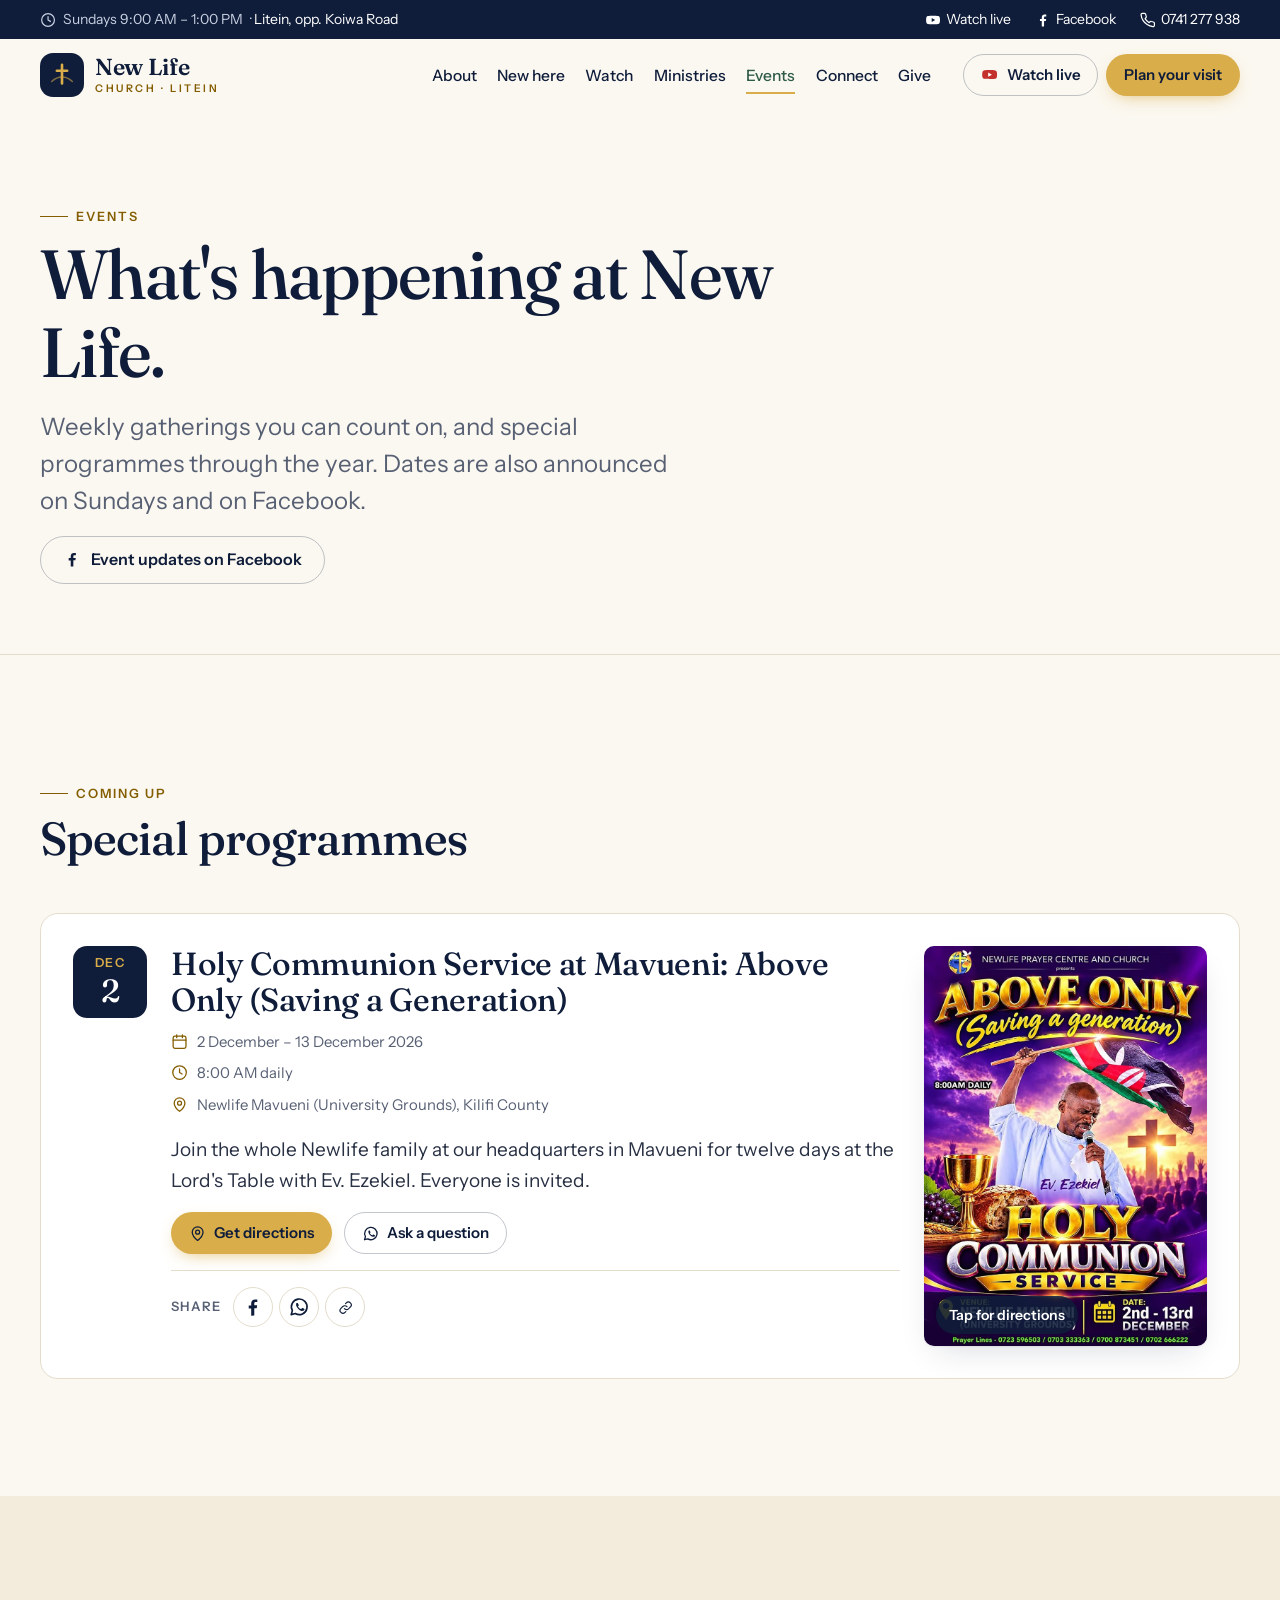
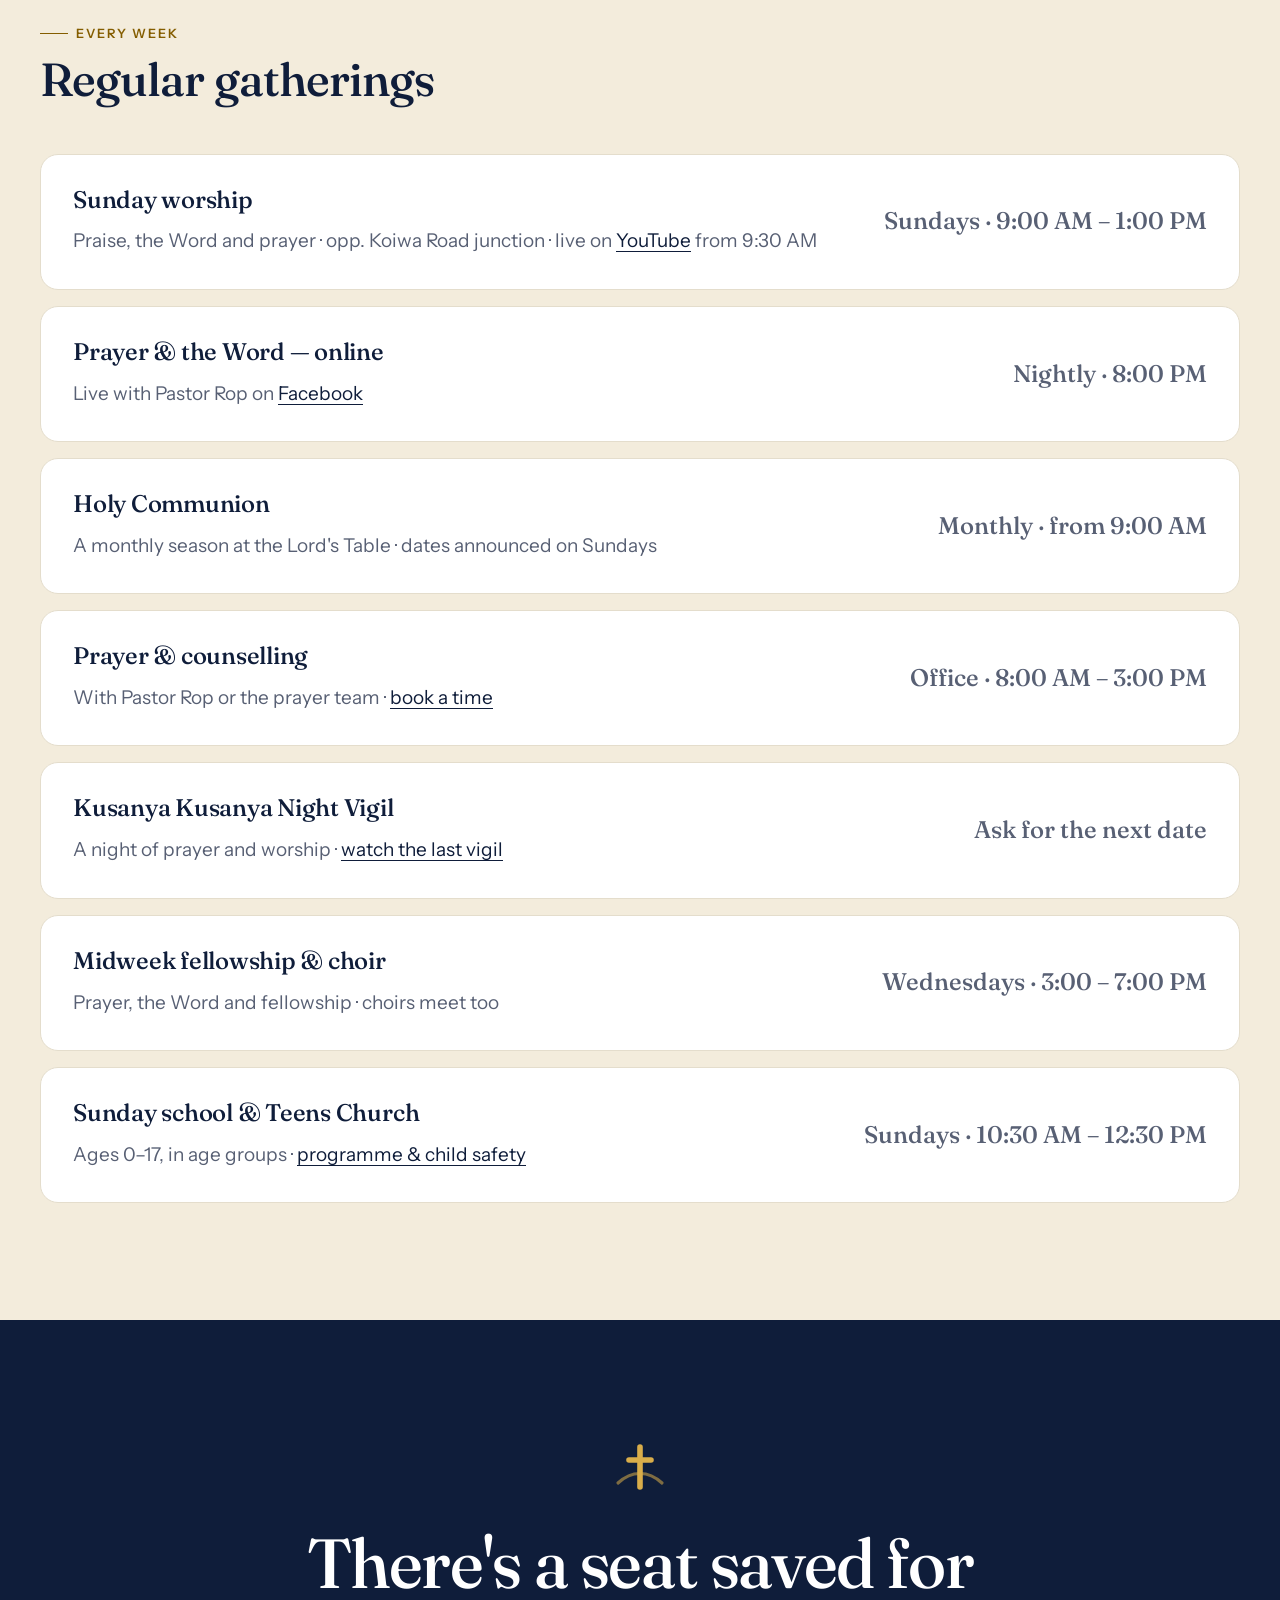
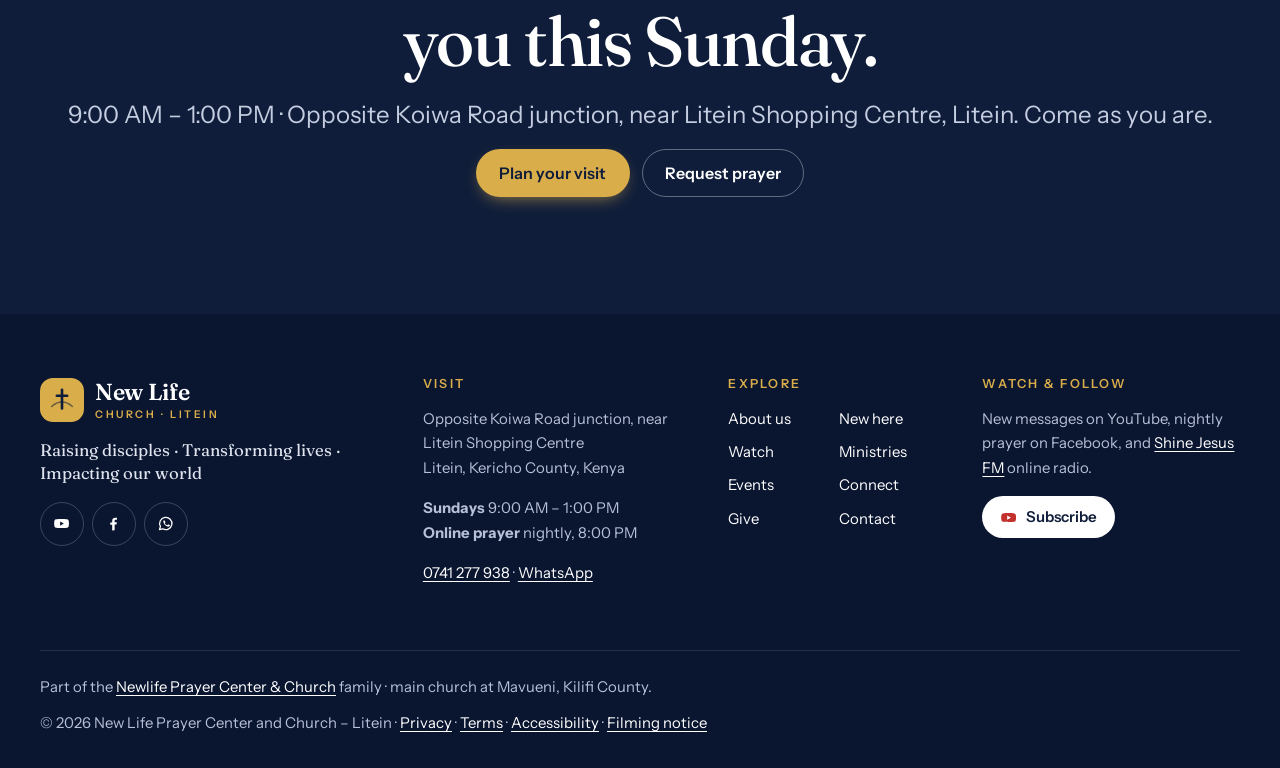
<file: events.html>
<!doctype html>
<html lang="en-KE" data-wa="254741277938">
<head>
<meta charset="utf-8">
<meta name="viewport" content="width=device-width, initial-scale=1, viewport-fit=cover">
<title>Events · New Life Church Litein</title>
<meta name="description" content="Upcoming programmes at New Life Church Litein — Holy Communion, anointing services and special Sundays — plus weekly Sunday worship and nightly online prayer.">
<meta name="robots" content="index,follow">
<link rel="canonical" href="https://newlife-litein.pages.dev/events">
<meta name="theme-color" content="#0f1d3a">
<meta property="og:type" content="website">
<meta property="og:site_name" content="New Life Church Litein">
<meta property="og:title" content="Events · New Life Church Litein">
<meta property="og:description" content="Upcoming programmes at New Life Church Litein — Holy Communion, anointing services and special Sundays — plus weekly Sunday worship and nightly online prayer.">
<meta property="og:url" content="https://newlife-litein.pages.dev/events">
<meta property="og:image" content="https://newlife-litein.pages.dev/images/worship.jpg">
<meta property="og:locale" content="en_KE">
<meta name="twitter:card" content="summary_large_image">
<link rel="icon" href="/assets/logo/newlife-icon.svg" type="image/svg+xml">
<link rel="icon" href="/favicon.ico" sizes="32x32">
<link rel="apple-touch-icon" href="/apple-touch-icon.png">
<link rel="manifest" href="/site.webmanifest">
<link rel="preconnect" href="https://fonts.googleapis.com">
<link rel="preconnect" href="https://fonts.gstatic.com" crossorigin>
<link rel="stylesheet" href="https://fonts.googleapis.com/css2?family=Fraunces:opsz,wght@9..144,400;9..144,500;9..144,600&family=Instrument+Sans:wght@400;500;600&display=swap">
<link rel="stylesheet" href="/assets/css/site.css">
<!-- CSP allows this exact script by its sha256 hash (public/_headers); update the hash if it changes -->
<script>document.documentElement.classList.add('js')</script>
<script type="application/ld+json">{"@context":"https://schema.org","@type":"BreadcrumbList","itemListElement":[{"@type":"ListItem","position":1,"name":"Home","item":"https://newlife-litein.pages.dev/"},{"@type":"ListItem","position":2,"name":"Events","item":"https://newlife-litein.pages.dev/events"}]}</script>
</head>
<body>
<svg width="0" height="0" style="position:absolute" aria-hidden="true" focusable="false">
  <symbol id="i-mark" viewBox="0 0 64 64"><path d="M10 46c7-6.5 14.5-9.5 22-9.5s15 3 22 9.5" fill="none" stroke="currentColor" stroke-width="3.2" stroke-linecap="round" opacity=".55"/><path d="M32 10v40M21 23h22" fill="none" stroke="currentColor" stroke-width="5.6" stroke-linecap="round"/></symbol>
  <symbol id="i-calendar" viewBox="0 0 24 24"><rect x="3" y="4.5" width="18" height="17" rx="2.5"/><path d="M8 2.5v4M16 2.5v4M3 10h18"/></symbol>
  <symbol id="i-clock" viewBox="0 0 24 24"><circle cx="12" cy="12" r="9.5"/><path d="M12 7v5l3.5 2"/></symbol>
  <symbol id="i-pin" viewBox="0 0 24 24"><path d="M19.5 10c0 5.5-7.5 11.5-7.5 11.5S4.5 15.5 4.5 10a7.5 7.5 0 0 1 15 0Z"/><circle cx="12" cy="10" r="2.75"/></symbol>
  <symbol id="i-phone" viewBox="0 0 24 24"><path d="M21.5 16.9v3a2 2 0 0 1-2.2 2 19.8 19.8 0 0 1-8.6-3.1 19.5 19.5 0 0 1-6-6A19.8 19.8 0 0 1 1.6 4.2 2 2 0 0 1 3.6 2h3a2 2 0 0 1 2 1.7c.1 1 .4 1.9.7 2.8a2 2 0 0 1-.5 2.1L7.6 9.9a16 16 0 0 0 6 6l1.3-1.3a2 2 0 0 1 2.1-.4c.9.3 1.8.6 2.8.7a2 2 0 0 1 1.7 2Z"/></symbol>
  <symbol id="i-mail" viewBox="0 0 24 24"><rect x="2.5" y="4.5" width="19" height="15" rx="2.5"/><path d="m3 6 9 7 9-7"/></symbol>
  <symbol id="i-arrow" viewBox="0 0 24 24"><path d="M5 12h14M13 6l6 6-6 6"/></symbol>
  <symbol id="i-play" viewBox="0 0 24 24"><path d="M8 5v14l11-7Z" fill="currentColor"/></symbol>
  <symbol id="i-link" viewBox="0 0 24 24"><path d="M10 13.5a4.5 4.5 0 0 0 6.4.4l3-3a4.5 4.5 0 0 0-6.4-6.4l-1.2 1.2"/><path d="M14 10.5a4.5 4.5 0 0 0-6.4-.4l-3 3a4.5 4.5 0 0 0 6.4 6.4l1.2-1.2"/></symbol>
  <symbol id="i-heart" viewBox="0 0 24 24"><path d="M12 20.5s-8.5-5-8.5-11A4.75 4.75 0 0 1 12 6.6a4.75 4.75 0 0 1 8.5 2.9c0 6-8.5 11-8.5 11Z"/></symbol>
  <symbol id="i-hands" viewBox="0 0 24 24"><path d="M12 21V11.5M12 11.5 8.5 4.8a1.6 1.6 0 0 0-2.9 1.3L8 12.5v3.2L5 18.5M12 11.5l3.5-6.7a1.6 1.6 0 0 1 2.9 1.3L16 12.5v3.2l3 2.8"/></symbol>
  <symbol id="i-users" viewBox="0 0 24 24"><circle cx="9" cy="8" r="3.5"/><path d="M2.5 20a6.5 6.5 0 0 1 13 0"/><path d="M16 4.6a3.5 3.5 0 0 1 0 6.8M18 14a6.5 6.5 0 0 1 3.5 6"/></symbol>
  <symbol id="i-radio" viewBox="0 0 24 24"><rect x="2.5" y="8" width="19" height="13" rx="2.5"/><path d="M7 4.5 17 8"/><circle cx="15.5" cy="14.5" r="3"/><path d="M6 12.5h4M6 16h4"/></symbol>
  <symbol id="i-check" viewBox="0 0 24 24"><path d="m5 12.5 4.5 4.5L19 7.5"/></symbol>
  <symbol id="i-menu" viewBox="0 0 24 24"><path d="M3.5 7h17M3.5 12h17M3.5 17h17"/></symbol>
  <symbol id="i-close" viewBox="0 0 24 24"><path d="M6 6l12 12M18 6 6 18"/></symbol>
  <symbol id="i-youtube" viewBox="0 0 24 24"><path d="M22 8.2a3 3 0 0 0-2.1-2.1C18 5.6 12 5.6 12 5.6s-6 0-7.9.5A3 3 0 0 0 2 8.2 31 31 0 0 0 1.6 12 31 31 0 0 0 2 15.8a3 3 0 0 0 2.1 2.1c1.9.5 7.9.5 7.9.5s6 0 7.9-.5a3 3 0 0 0 2.1-2.1 31 31 0 0 0 .4-3.8 31 31 0 0 0-.4-3.8Z" fill="currentColor" stroke="none"/><path d="m10 15 5.2-3L10 9Z" fill="var(--yt-play, #fff)" stroke="none"/></symbol>
  <symbol id="i-facebook" viewBox="0 0 24 24"><path d="M13.5 21.5v-8h2.7l.4-3.2h-3.1V8.3c0-.9.3-1.6 1.6-1.6h1.7V3.9a22 22 0 0 0-2.5-.1c-2.5 0-4.2 1.5-4.2 4.3v2.3H7.4v3.2h2.7v8" fill="currentColor" stroke="none"/></symbol>
  <symbol id="i-whatsapp" viewBox="0 0 24 24"><path d="M3.5 20.5 4.8 16A8.6 8.6 0 1 1 8 19.3Z"/><path d="M9 8.2c.2-.5.6-.5.9-.5h.5c.2 0 .4 0 .6.5l.8 1.8c.1.2 0 .4-.1.6l-.6.7c-.1.1-.2.3 0 .5a6.3 6.3 0 0 0 3 2.6c.2.1.4.1.5-.1l.8-1c.2-.2.4-.2.6-.1l1.8.9c.2.1.3.2.3.4 0 .5-.2 1.4-1.3 1.8-1.4.5-3.5-.2-5.4-2.1S8.4 9.8 9 8.2Z" fill="currentColor" stroke="none"/></symbol>
</svg>

<a class="skip" href="#main">Skip to main content</a>

<div class="topbar">
  <div class="wrap topbar__inner">
    <p><svg class="i" aria-hidden="true"><use href="#i-clock"/></svg> Sundays 9:00 AM – 1:00 PM<span class="topbar__where"> · <a href="/visit#location">Litein, opp. Koiwa Road</a></span></p>
    <p class="topbar__social">
      <a href="https://www.youtube.com/@pastorrop/live" target="_blank" rel="noopener"><svg class="i" aria-hidden="true"><use href="#i-youtube"/></svg> Watch live</a>
      <a href="https://www.facebook.com/search/top?q=Pst%20Rop" target="_blank" rel="noopener"><svg class="i" aria-hidden="true"><use href="#i-facebook"/></svg> Facebook</a>
      <a href="tel:+254741277938"><svg class="i" aria-hidden="true"><use href="#i-phone"/></svg> 0741 277 938</a>
    </p>
  </div>
</div>

<header class="header" data-header>
  <div class="wrap header__inner">
    <a class="logo" href="/" aria-label="New Life Church Litein — home">
      <span class="logo__mark"><svg aria-hidden="true"><use href="#i-mark"/></svg></span>
      <span class="logo__text"><b>New Life</b><small>Church · Litein</small></span>
    </a>
    <button class="menu-btn" type="button" aria-expanded="false" aria-controls="site-nav" data-menu-btn>
      <svg class="i" aria-hidden="true"><use href="#i-menu"/></svg><span>Menu</span>
    </button>
    <nav class="nav" id="site-nav" aria-label="Main" data-nav>
      <ul class="nav__list">
        <li><a href="/about" data-nav="about">About</a></li>
        <li><a href="/visit" data-nav="visit">New here</a></li>
        <li><a href="/watch" data-nav="watch">Watch</a></li>
        <li><a href="/ministries" data-nav="ministries">Ministries</a></li>
        <li><a href="/events" data-nav="events" aria-current="page">Events</a></li>
        <li><a href="/connect" data-nav="connect">Connect</a></li>
        <li><a href="/give" data-nav="give">Give</a></li>
        <li class="nav__mobile-only"><a href="/contact" data-nav="contact">Contact</a></li>
      </ul>
      <div class="nav__cta">
        <a class="btn btn--ghost btn--sm nav__live" href="https://www.youtube.com/@pastorrop/live" target="_blank" rel="noopener"><svg class="i" aria-hidden="true"><use href="#i-youtube"/></svg> Watch live</a>
        <a class="btn btn--primary btn--sm" href="/visit#plan">Plan your visit</a>
      </div>
      <p class="nav__mobile-only nav__social">
        <a href="https://www.youtube.com/@pastorrop" target="_blank" rel="noopener"><svg class="i" aria-hidden="true"><use href="#i-youtube"/></svg> YouTube</a>
        <a href="https://www.facebook.com/search/top?q=Pst%20Rop" target="_blank" rel="noopener"><svg class="i" aria-hidden="true"><use href="#i-facebook"/></svg> Facebook</a>
        <a href="tel:+254741277938"><svg class="i" aria-hidden="true"><use href="#i-phone"/></svg> Call</a>
      </p>
    </nav>
  </div>
</header>

<main id="main" tabindex="-1">
<section class="page-hero">
  <div class="wrap">
    <p class="eyebrow">Events</p>
    <h1>What's happening at New Life.</h1>
    <p class="lead">Weekly gatherings you can count on, and special programmes through the year. Dates are also announced on Sundays and on Facebook.</p>
    <div class="actions"><a class="btn btn--ghost" href="https://www.facebook.com/search/top?q=Pst%20Rop" target="_blank" rel="noopener"><svg class="i" aria-hidden="true"><use href="#i-facebook"/></svg> Event updates on Facebook</a></div>
  </div>
</section>

<section class="section" aria-labelledby="up-title">
  <div class="wrap">
    <div class="section__head" data-reveal>
      <p class="eyebrow">Coming up</p>
      <h2 id="up-title">Special programmes</h2>
    </div>
    <div class="events" data-events><article class="event card" id="holy-communion-2026-10" data-end="2026-10-11" data-reveal>
      <div class="event__date" aria-hidden="true"><span>Oct</span><b>2</b></div>
      <div class="event__body">
        <h3>October Holy Communion</h3>
        <ul class="meta">
          <li><svg class="i" aria-hidden="true"><use href="#i-calendar"/></svg><span>2 October – 11 October 2026</span></li>
          <li><svg class="i" aria-hidden="true"><use href="#i-clock"/></svg><span>From 9:00 AM</span></li>
          <li><svg class="i" aria-hidden="true"><use href="#i-pin"/></svg><span>New Life Church, opp. Koiwa Road junction, Litein</span></li>
        </ul>
        <p>Ten days at the Lord's Table.</p>
        <div class="actions">
          
          
          
          <a class="btn btn--ghost btn--sm" href="https://wa.me/254741277938?text=Hello%2C%20I'd%20like%20to%20ask%20about%20October%20Holy%20Communion." target="_blank" rel="noopener"><svg class="i" aria-hidden="true"><use href="#i-whatsapp"/></svg> Ask a question</a>
        </div>
        <div class="share" aria-label="Share October Holy Communion">
    <span class="share__label">Share</span>
    <a class="share__btn" href="https://www.facebook.com/sharer/sharer.php?u=https%3A%2F%2Fnewlife-litein.pages.dev%2Fevents%23holy-communion-2026-10" target="_blank" rel="noopener"><svg class="i" aria-hidden="true"><use href="#i-facebook"/></svg><span class="sr-only">on Facebook</span></a>
    <a class="share__btn" href="https://wa.me/?text=October%20Holy%20Communion%20https%3A%2F%2Fnewlife-litein.pages.dev%2Fevents%23holy-communion-2026-10" target="_blank" rel="noopener"><svg class="i" aria-hidden="true"><use href="#i-whatsapp"/></svg><span class="sr-only">on WhatsApp</span></a>
    <button class="share__btn" type="button" data-copy="https://newlife-litein.pages.dev/events#holy-communion-2026-10"><svg class="i" aria-hidden="true"><use href="#i-link"/></svg><span class="sr-only">Copy link</span></button>
  </div>
      </div>
      
      <script type="application/ld+json">{"@context":"https://schema.org","@type":"Event","name":"October Holy Communion","startDate":"2026-10-02","endDate":"2026-10-11","description":"Ten days at the Lord's Table.","eventAttendanceMode":"https://schema.org/OfflineEventAttendanceMode","location":{"@type":"Place","name":"New Life Prayer Center and Church – Litein","address":"Opposite Koiwa Road junction, near Litein Shopping Centre, Litein, Kericho County, Kenya"}}</script>
    </article>
<article class="event card" id="testimony-service-2026-10" data-end="2026-10-18" data-reveal>
      <div class="event__date" aria-hidden="true"><span>Oct</span><b>18</b></div>
      <div class="event__body">
        <h3>Testimony Service</h3>
        <ul class="meta">
          <li><svg class="i" aria-hidden="true"><use href="#i-calendar"/></svg><span>Sunday, 18 October 2026</span></li>
          <li><svg class="i" aria-hidden="true"><use href="#i-clock"/></svg><span>Sunday, 9:00 AM</span></li>
          <li><svg class="i" aria-hidden="true"><use href="#i-pin"/></svg><span>New Life Church, opp. Koiwa Road junction, Litein</span></li>
        </ul>
        <p>A Sunday set aside to thank God together and hear what He has done.</p>
        <div class="actions">
          
          
          
          <a class="btn btn--ghost btn--sm" href="https://wa.me/254741277938?text=Hello%2C%20I'd%20like%20to%20ask%20about%20Testimony%20Service." target="_blank" rel="noopener"><svg class="i" aria-hidden="true"><use href="#i-whatsapp"/></svg> Ask a question</a>
        </div>
        <div class="share" aria-label="Share Testimony Service">
    <span class="share__label">Share</span>
    <a class="share__btn" href="https://www.facebook.com/sharer/sharer.php?u=https%3A%2F%2Fnewlife-litein.pages.dev%2Fevents%23testimony-service-2026-10" target="_blank" rel="noopener"><svg class="i" aria-hidden="true"><use href="#i-facebook"/></svg><span class="sr-only">on Facebook</span></a>
    <a class="share__btn" href="https://wa.me/?text=Testimony%20Service%20https%3A%2F%2Fnewlife-litein.pages.dev%2Fevents%23testimony-service-2026-10" target="_blank" rel="noopener"><svg class="i" aria-hidden="true"><use href="#i-whatsapp"/></svg><span class="sr-only">on WhatsApp</span></a>
    <button class="share__btn" type="button" data-copy="https://newlife-litein.pages.dev/events#testimony-service-2026-10"><svg class="i" aria-hidden="true"><use href="#i-link"/></svg><span class="sr-only">Copy link</span></button>
  </div>
      </div>
      
      <script type="application/ld+json">{"@context":"https://schema.org","@type":"Event","name":"Testimony Service","startDate":"2026-10-18","endDate":"2026-10-18","description":"A Sunday set aside to thank God together and hear what He has done.","eventAttendanceMode":"https://schema.org/OfflineEventAttendanceMode","location":{"@type":"Place","name":"New Life Prayer Center and Church – Litein","address":"Opposite Koiwa Road junction, near Litein Shopping Centre, Litein, Kericho County, Kenya"}}</script>
    </article>
<article class="event card" id="abrahamic-anointing-2026" data-end="2026-10-25" data-reveal>
      <div class="event__date" aria-hidden="true"><span>Oct</span><b>21</b></div>
      <div class="event__body">
        <h3>Abrahamic Star &amp; Cross-Border Anointing</h3>
        <ul class="meta">
          <li><svg class="i" aria-hidden="true"><use href="#i-calendar"/></svg><span>21 October – 25 October 2026</span></li>
          <li><svg class="i" aria-hidden="true"><use href="#i-clock"/></svg><span>Daily from 1:00 PM</span></li>
          <li><svg class="i" aria-hidden="true"><use href="#i-pin"/></svg><span>New Life Church, opp. Koiwa Road junction, Litein</span></li>
        </ul>
        <p>Five days of worship, prophetic prayer and anointing with Pastor Rop.</p>
        <div class="actions">
          
          
          
          <a class="btn btn--ghost btn--sm" href="https://wa.me/254741277938?text=Hello%2C%20I'd%20like%20to%20ask%20about%20Abrahamic%20Star%20%26%20Cross-Border%20Anointing." target="_blank" rel="noopener"><svg class="i" aria-hidden="true"><use href="#i-whatsapp"/></svg> Ask a question</a>
        </div>
        <div class="share" aria-label="Share Abrahamic Star &amp; Cross-Border Anointing">
    <span class="share__label">Share</span>
    <a class="share__btn" href="https://www.facebook.com/sharer/sharer.php?u=https%3A%2F%2Fnewlife-litein.pages.dev%2Fevents%23abrahamic-anointing-2026" target="_blank" rel="noopener"><svg class="i" aria-hidden="true"><use href="#i-facebook"/></svg><span class="sr-only">on Facebook</span></a>
    <a class="share__btn" href="https://wa.me/?text=Abrahamic%20Star%20%26%20Cross-Border%20Anointing%20https%3A%2F%2Fnewlife-litein.pages.dev%2Fevents%23abrahamic-anointing-2026" target="_blank" rel="noopener"><svg class="i" aria-hidden="true"><use href="#i-whatsapp"/></svg><span class="sr-only">on WhatsApp</span></a>
    <button class="share__btn" type="button" data-copy="https://newlife-litein.pages.dev/events#abrahamic-anointing-2026"><svg class="i" aria-hidden="true"><use href="#i-link"/></svg><span class="sr-only">Copy link</span></button>
  </div>
      </div>
      
      <script type="application/ld+json">{"@context":"https://schema.org","@type":"Event","name":"Abrahamic Star & Cross-Border Anointing","startDate":"2026-10-21","endDate":"2026-10-25","description":"Five days of worship, prophetic prayer and anointing with Pastor Rop.","eventAttendanceMode":"https://schema.org/OfflineEventAttendanceMode","location":{"@type":"Place","name":"New Life Prayer Center and Church – Litein","address":"Opposite Koiwa Road junction, near Litein Shopping Centre, Litein, Kericho County, Kenya"}}</script>
    </article>
<article class="event card" id="first-anniversary-2026" data-end="2026-11-29" data-reveal>
      <div class="event__date" aria-hidden="true"><span>Nov</span><b>29</b></div>
      <div class="event__body">
        <h3>First Anniversary Service</h3>
        <ul class="meta">
          <li><svg class="i" aria-hidden="true"><use href="#i-calendar"/></svg><span>Sunday, 29 November 2026</span></li>
          <li><svg class="i" aria-hidden="true"><use href="#i-clock"/></svg><span>Sunday service</span></li>
          <li><svg class="i" aria-hidden="true"><use href="#i-pin"/></svg><span>New Life Church, opp. Koiwa Road junction, Litein</span></li>
        </ul>
        <p>One year since our first service on 20 November 2025. Come and thank God with us for all He has done in our first year.</p>
        <div class="actions">
          
          
          
          <a class="btn btn--ghost btn--sm" href="https://wa.me/254741277938?text=Hello%2C%20I'd%20like%20to%20ask%20about%20First%20Anniversary%20Service." target="_blank" rel="noopener"><svg class="i" aria-hidden="true"><use href="#i-whatsapp"/></svg> Ask a question</a>
        </div>
        <div class="share" aria-label="Share First Anniversary Service">
    <span class="share__label">Share</span>
    <a class="share__btn" href="https://www.facebook.com/sharer/sharer.php?u=https%3A%2F%2Fnewlife-litein.pages.dev%2Fevents%23first-anniversary-2026" target="_blank" rel="noopener"><svg class="i" aria-hidden="true"><use href="#i-facebook"/></svg><span class="sr-only">on Facebook</span></a>
    <a class="share__btn" href="https://wa.me/?text=First%20Anniversary%20Service%20https%3A%2F%2Fnewlife-litein.pages.dev%2Fevents%23first-anniversary-2026" target="_blank" rel="noopener"><svg class="i" aria-hidden="true"><use href="#i-whatsapp"/></svg><span class="sr-only">on WhatsApp</span></a>
    <button class="share__btn" type="button" data-copy="https://newlife-litein.pages.dev/events#first-anniversary-2026"><svg class="i" aria-hidden="true"><use href="#i-link"/></svg><span class="sr-only">Copy link</span></button>
  </div>
      </div>
      
      <script type="application/ld+json">{"@context":"https://schema.org","@type":"Event","name":"First Anniversary Service","startDate":"2026-11-29","endDate":"2026-11-29","description":"One year since our first service on 20 November 2025. Come and thank God with us for all He has done in our first year.","eventAttendanceMode":"https://schema.org/OfflineEventAttendanceMode","location":{"@type":"Place","name":"New Life Prayer Center and Church – Litein","address":"Opposite Koiwa Road junction, near Litein Shopping Centre, Litein, Kericho County, Kenya"}}</script>
    </article>
<article class="event card event--poster" id="mavueni-holy-communion-2026-12" data-end="2026-12-13" data-reveal>
      <div class="event__date" aria-hidden="true"><span>Dec</span><b>2</b></div>
      <div class="event__body">
        <h3>Holy Communion Service at Mavueni: Above Only (Saving a Generation)</h3>
        <ul class="meta">
          <li><svg class="i" aria-hidden="true"><use href="#i-calendar"/></svg><span>2 December – 13 December 2026</span></li>
          <li><svg class="i" aria-hidden="true"><use href="#i-clock"/></svg><span>8:00 AM daily</span></li>
          <li><svg class="i" aria-hidden="true"><use href="#i-pin"/></svg><span>Newlife Mavueni (University Grounds), Kilifi County</span></li>
        </ul>
        <p>Join the whole Newlife family at our headquarters in Mavueni for twelve days at the Lord's Table with Ev. Ezekiel. Everyone is invited.</p>
        <div class="actions">
          
          
          <a class="btn btn--primary btn--sm" href="https://www.google.com/maps/search/?api=1&amp;query=Newlife+Prayer+Center+%26+Church%2C+Mavueni%2C+Kilifi" target="_blank" rel="noopener"><svg class="i" aria-hidden="true"><use href="#i-pin"/></svg> Get directions</a>
          <a class="btn btn--ghost btn--sm" href="https://wa.me/254741277938?text=Hello%2C%20I'd%20like%20to%20ask%20about%20Holy%20Communion%20Service%20at%20Mavueni%3A%20Above%20Only%20(Saving%20a%20Generation)." target="_blank" rel="noopener"><svg class="i" aria-hidden="true"><use href="#i-whatsapp"/></svg> Ask a question</a>
        </div>
        <div class="share" aria-label="Share Holy Communion Service at Mavueni: Above Only (Saving a Generation)">
    <span class="share__label">Share</span>
    <a class="share__btn" href="https://www.facebook.com/sharer/sharer.php?u=https%3A%2F%2Fnewlife-litein.pages.dev%2Fevents%23mavueni-holy-communion-2026-12" target="_blank" rel="noopener"><svg class="i" aria-hidden="true"><use href="#i-facebook"/></svg><span class="sr-only">on Facebook</span></a>
    <a class="share__btn" href="https://wa.me/?text=Holy%20Communion%20Service%20at%20Mavueni%3A%20Above%20Only%20(Saving%20a%20Generation)%20https%3A%2F%2Fnewlife-litein.pages.dev%2Fevents%23mavueni-holy-communion-2026-12" target="_blank" rel="noopener"><svg class="i" aria-hidden="true"><use href="#i-whatsapp"/></svg><span class="sr-only">on WhatsApp</span></a>
    <button class="share__btn" type="button" data-copy="https://newlife-litein.pages.dev/events#mavueni-holy-communion-2026-12"><svg class="i" aria-hidden="true"><use href="#i-link"/></svg><span class="sr-only">Copy link</span></button>
  </div>
      </div>
      <a class="event__poster" href="https://www.google.com/maps/search/?api=1&amp;query=Newlife+Prayer+Center+%26+Church%2C+Mavueni%2C+Kilifi" target="_blank" rel="noopener"><img src="/images/poster-mavueni-holy-communion-dec-2026.jpg" alt="Poster: Above Only (Saving a generation) Holy Communion Service with Ev. Ezekiel, 8:00 AM daily, 2nd to 13th December, at Newlife Mavueni (University Grounds)" width="800" height="1131" loading="lazy"><span>Tap for directions</span></a>
      <script type="application/ld+json">{"@context":"https://schema.org","@type":"Event","name":"Holy Communion Service at Mavueni: Above Only (Saving a Generation)","startDate":"2026-12-02","endDate":"2026-12-13","description":"Join the whole Newlife family at our headquarters in Mavueni for twelve days at the Lord's Table with Ev. Ezekiel. Everyone is invited.","eventAttendanceMode":"https://schema.org/OfflineEventAttendanceMode","location":{"@type":"Place","name":"New Life Prayer Center and Church – Litein","address":"Opposite Koiwa Road junction, near Litein Shopping Centre, Litein, Kericho County, Kenya"}}</script>
    </article></div>
    <div class="empty card" data-events-empty hidden>
      <h3>New dates are on the way</h3>
      <p>Special programmes are announced on Sundays and on our Facebook page. Until then, Sunday worship and nightly prayer carry on every week.</p>
      <a class="btn btn--ghost btn--sm" href="https://www.facebook.com/search/top?q=Pst%20Rop" target="_blank" rel="noopener"><svg class="i" aria-hidden="true"><use href="#i-facebook"/></svg> Follow on Facebook</a>
    </div>
  </div>
</section>

<section class="section section--sand" aria-labelledby="weekly-title">
  <div class="wrap">
    <div class="section__head" data-reveal>
      <p class="eyebrow">Every week</p>
      <h2 id="weekly-title">Regular gatherings</h2>
    </div>
    <div class="recurring">
      <div class="card" data-reveal><div><h3>Sunday worship</h3><p>Praise, the Word and prayer · opp. Koiwa Road junction · live on <a href="https://www.youtube.com/@pastorrop/live" target="_blank" rel="noopener">YouTube</a> from 9:30 AM</p></div><p class="when">Sundays · 9:00 AM – 1:00 PM</p></div>
      <div class="card" data-reveal><div><h3>Prayer &amp; the Word — online</h3><p>Live with Pastor Rop on <a href="https://www.facebook.com/search/top?q=Pst%20Rop" target="_blank" rel="noopener">Facebook</a></p></div><p class="when">Nightly · 8:00 PM</p></div>
      <div class="card" data-reveal><div><h3>Holy Communion</h3><p>A monthly season at the Lord's Table · dates announced on Sundays</p></div><p class="when">Monthly · from 9:00 AM</p></div>
      <div class="card" data-reveal><div><h3>Prayer &amp; counselling</h3><p>With Pastor Rop or the prayer team · <a href="/connect#prayer">book a time</a></p></div><p class="when">Office · 8:00 AM – 3:00 PM</p></div>
      <div class="card" data-reveal><div><h3>Kusanya Kusanya Night Vigil</h3><p>A night of prayer and worship · <a href="https://www.youtube.com/watch?v=knA7G6knLpI" target="_blank" rel="noopener">watch the last vigil</a></p></div><p class="when">Ask for the next date</p></div>
      <div class="card" data-reveal><div><h3>Midweek fellowship &amp; choir</h3><p>Prayer, the Word and fellowship · choirs meet too</p></div><p class="when">Wednesdays · 3:00 – 7:00 PM</p></div>
      <div class="card" data-reveal><div><h3>Sunday school &amp; Teens Church</h3><p>Ages 0–17, in age groups · <a href="/ministries#kids">programme &amp; child safety</a></p></div><p class="when">Sundays · 10:30 AM – 12:30 PM</p></div>
    </div>
  </div>
</section>

<section class="section section--ink cta-band" aria-labelledby="cta-title">
  <div class="wrap" data-reveal>
    <svg class="mark" aria-hidden="true"><use href="#i-mark"/></svg>
    <h2 id="cta-title">There's a seat saved for you this Sunday.</h2>
    <p class="lead">9:00 AM – 1:00 PM · Opposite Koiwa Road junction, near Litein Shopping Centre, Litein. Come as you are.</p>
    <div class="actions">
      <a class="btn btn--primary" href="/visit#plan">Plan your visit</a>
      <a class="btn btn--ghost" href="/connect#prayer">Request prayer</a>
    </div>
  </div>
</section>


</main>

<footer class="footer">
  <div class="wrap">
    <div class="footer__top">
      <div class="footer__brand">
        <a class="logo logo--light" href="/" aria-label="New Life Church Litein — home">
          <span class="logo__mark"><svg aria-hidden="true"><use href="#i-mark"/></svg></span>
          <span class="logo__text"><b>New Life</b><small>Church · Litein</small></span>
        </a>
        <p class="footer__tag">Raising disciples · Transforming lives · Impacting our world</p>
        <p class="footer__social">
          <a class="social" href="https://www.youtube.com/@pastorrop" target="_blank" rel="noopener"><svg class="i" aria-hidden="true"><use href="#i-youtube"/></svg><span class="sr-only">YouTube</span></a>
          <a class="social" href="https://www.facebook.com/search/top?q=Pst%20Rop" target="_blank" rel="noopener"><svg class="i" aria-hidden="true"><use href="#i-facebook"/></svg><span class="sr-only">Facebook</span></a>
          <a class="social" href="https://wa.me/254741277938" target="_blank" rel="noopener"><svg class="i" aria-hidden="true"><use href="#i-whatsapp"/></svg><span class="sr-only">WhatsApp</span></a>
        </p>
      </div>
      <div>
        <h2 class="footer__h">Visit</h2>
        <address>
          <p>Opposite Koiwa Road junction, near Litein Shopping Centre<br>Litein, Kericho County, Kenya</p>
          <p><strong>Sundays</strong> 9:00 AM – 1:00 PM<br><strong>Online prayer</strong> nightly, 8:00 PM</p>
          <p><a href="tel:+254741277938">0741 277 938</a> · <a href="https://wa.me/254741277938" target="_blank" rel="noopener">WhatsApp</a></p>
        </address>
      </div>
      <nav aria-label="Footer">
        <h2 class="footer__h">Explore</h2>
        <ul class="footer__links">
          <li><a href="/about">About us</a></li><li><a href="/visit">New here</a></li>
          <li><a href="/watch">Watch</a></li><li><a href="/ministries">Ministries</a></li>
          <li><a href="/events">Events</a></li><li><a href="/connect">Connect</a></li>
          <li><a href="/give">Give</a></li><li><a href="/contact">Contact</a></li>
        </ul>
      </nav>
      <div class="footer__watch">
        <h2 class="footer__h">Watch &amp; follow</h2>
        <p>New messages on YouTube, nightly prayer on Facebook, and <a href="/watch#radio">Shine Jesus FM</a> online radio.</p>
        <a class="btn btn--light btn--sm" href="https://www.youtube.com/@pastorrop?sub_confirmation=1" target="_blank" rel="noopener"><svg class="i" aria-hidden="true"><use href="#i-youtube"/></svg> Subscribe</a>
      </div>
    </div>
    <div class="footer__bottom">
      <p>Part of the <a href="https://newlifeprayercenterandchurch.org/" target="_blank" rel="noopener">Newlife Prayer Center & Church</a> family · main church at Mavueni, Kilifi County.</p>
      <p>© <span data-year>2026</span> New Life Prayer Center and Church – Litein · <a href="/privacy">Privacy</a> · <a href="/terms">Terms</a> · <a href="/accessibility">Accessibility</a> · <a href="/filming-notice">Filming notice</a></p>
    </div>
  </div>
</footer>

<div class="mobile-cta" data-mobile-cta>
  <a class="btn btn--primary" href="/visit#plan">Plan your visit</a>
  <a class="btn btn--ink" href="https://www.youtube.com/@pastorrop/live" target="_blank" rel="noopener"><svg class="i" aria-hidden="true"><use href="#i-youtube"/></svg> Live</a>
</div>

<script src="/assets/js/site.js" defer></script>
</body>
</html>
</file>
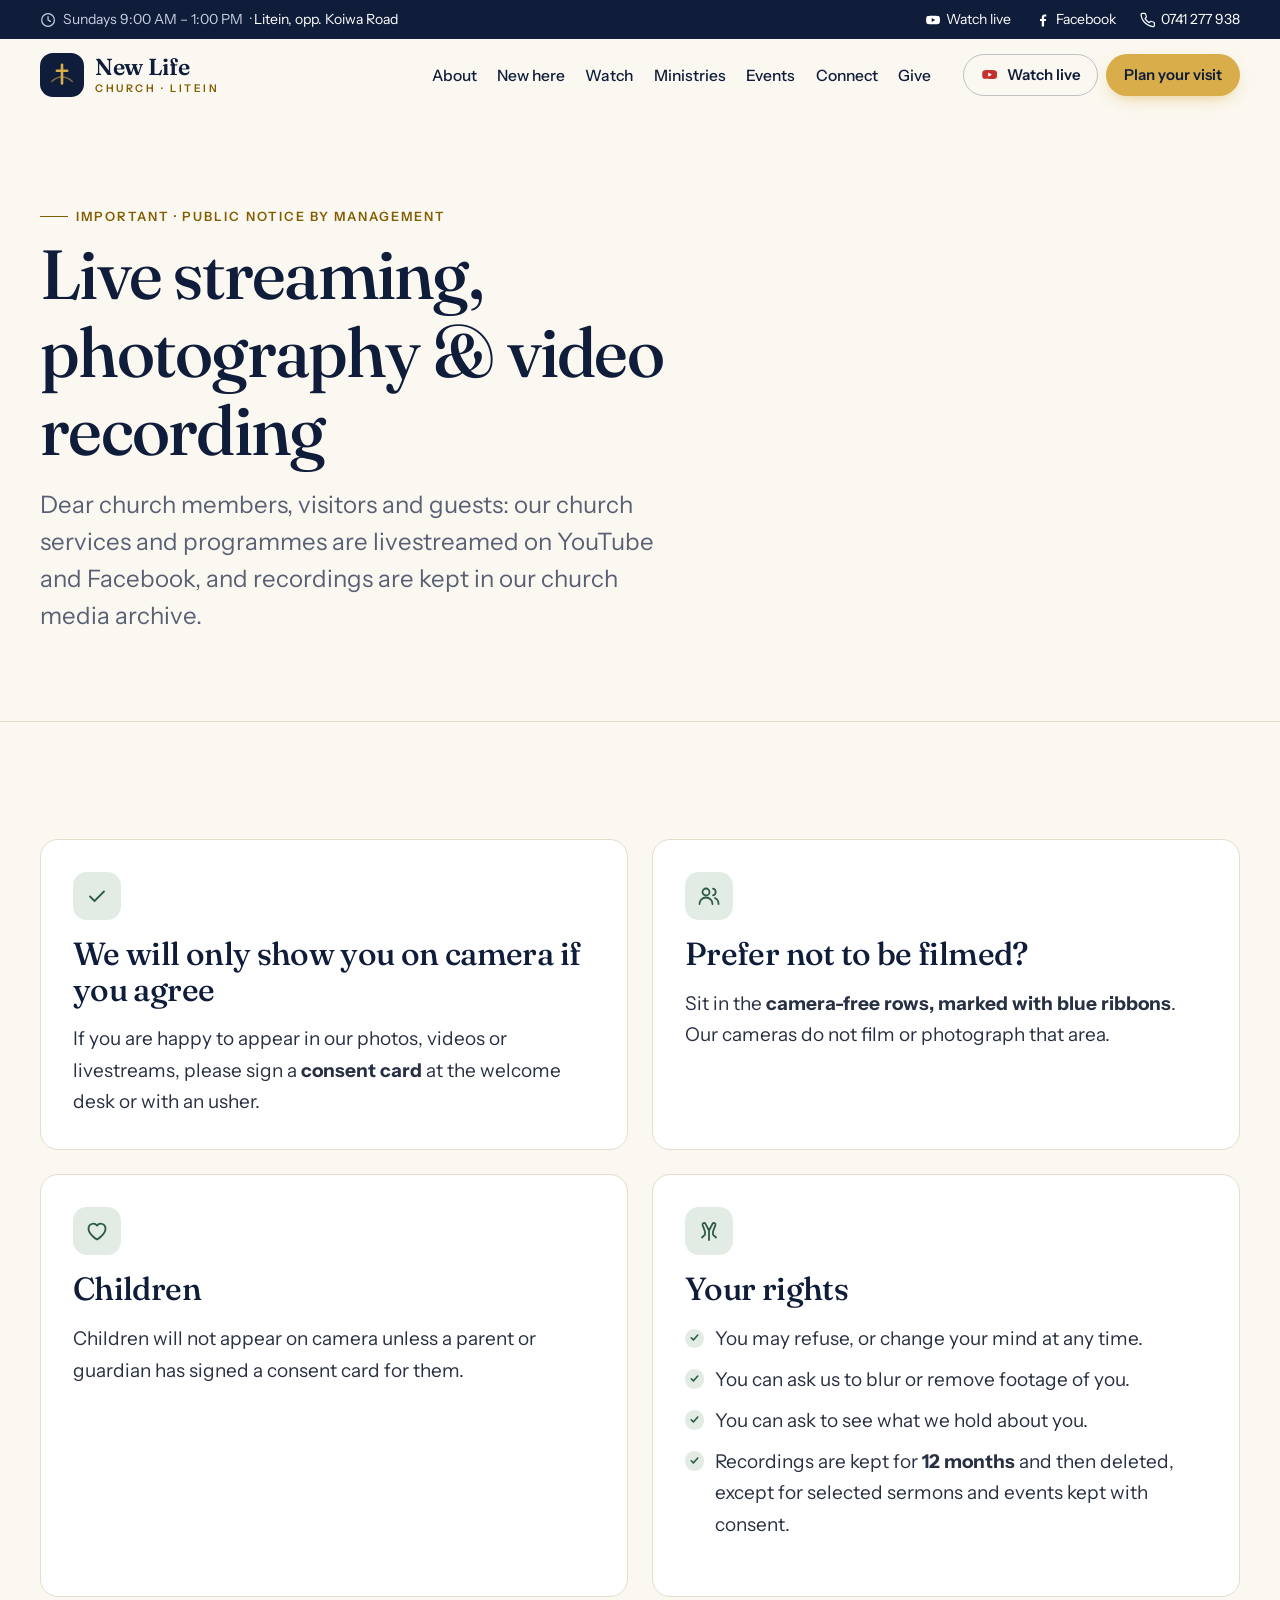
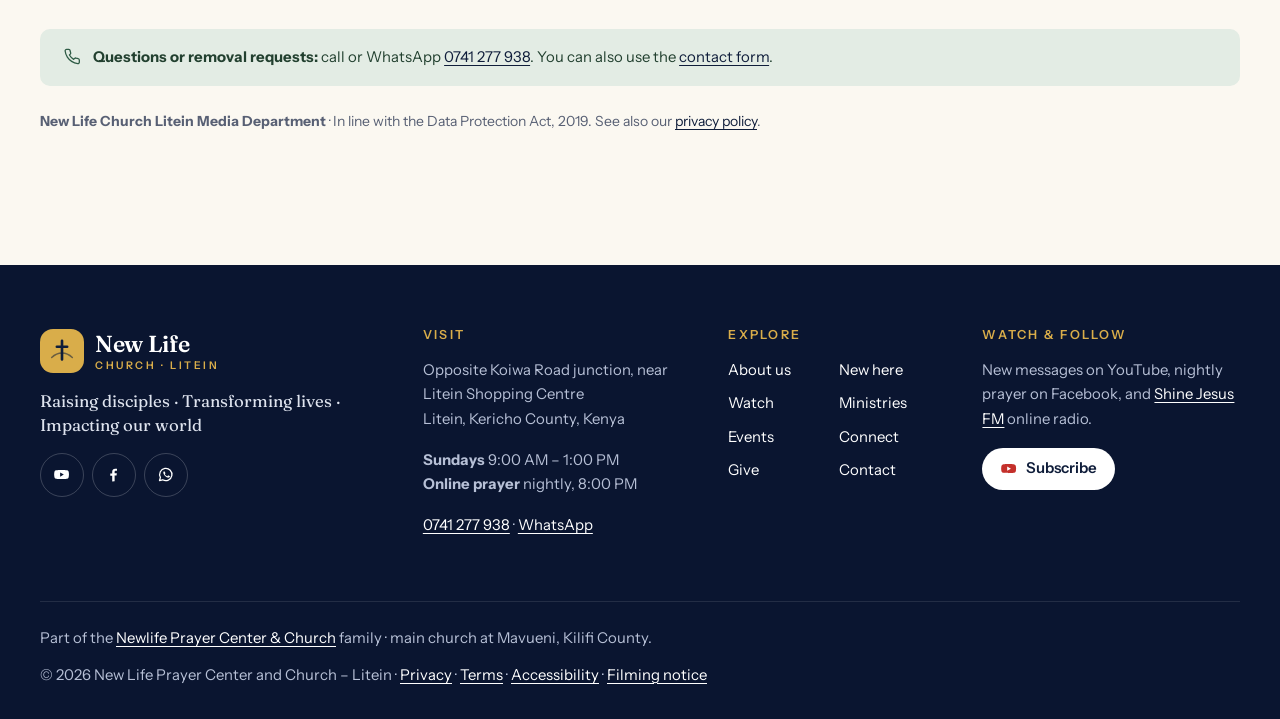
<file: filming-notice.html>
<!doctype html>
<html lang="en-KE" data-wa="254741277938">
<head>
<meta charset="utf-8">
<meta name="viewport" content="width=device-width, initial-scale=1, viewport-fit=cover">
<title>Filming & livestream notice · New Life Church Litein</title>
<meta name="description" content="Our services are livestreamed. You appear on camera only if you agree; camera-free rows have blue ribbons. Your rights under the Data Protection Act, 2019.">
<meta name="robots" content="index,follow">
<link rel="canonical" href="https://newlife-litein.pages.dev/filming-notice">
<meta name="theme-color" content="#0f1d3a">
<meta property="og:type" content="website">
<meta property="og:site_name" content="New Life Church Litein">
<meta property="og:title" content="Filming & livestream notice · New Life Church Litein">
<meta property="og:description" content="Our services are livestreamed. You appear on camera only if you agree; camera-free rows have blue ribbons. Your rights under the Data Protection Act, 2019.">
<meta property="og:url" content="https://newlife-litein.pages.dev/filming-notice">
<meta property="og:image" content="https://newlife-litein.pages.dev/images/church-hall.jpg">
<meta property="og:locale" content="en_KE">
<meta name="twitter:card" content="summary_large_image">
<link rel="icon" href="/assets/logo/newlife-icon.svg" type="image/svg+xml">
<link rel="icon" href="/favicon.ico" sizes="32x32">
<link rel="apple-touch-icon" href="/apple-touch-icon.png">
<link rel="manifest" href="/site.webmanifest">
<link rel="preconnect" href="https://fonts.googleapis.com">
<link rel="preconnect" href="https://fonts.gstatic.com" crossorigin>
<link rel="stylesheet" href="https://fonts.googleapis.com/css2?family=Fraunces:opsz,wght@9..144,400;9..144,500;9..144,600&family=Instrument+Sans:wght@400;500;600&display=swap">
<link rel="stylesheet" href="/assets/css/site.css">
<!-- CSP allows this exact script by its sha256 hash (public/_headers); update the hash if it changes -->
<script>document.documentElement.classList.add('js')</script>
<script type="application/ld+json">{"@context":"https://schema.org","@type":"BreadcrumbList","itemListElement":[{"@type":"ListItem","position":1,"name":"Home","item":"https://newlife-litein.pages.dev/"},{"@type":"ListItem","position":2,"name":"Filming & livestream notice","item":"https://newlife-litein.pages.dev/filming-notice"}]}</script>
</head>
<body>
<svg width="0" height="0" style="position:absolute" aria-hidden="true" focusable="false">
  <symbol id="i-mark" viewBox="0 0 64 64"><path d="M10 46c7-6.5 14.5-9.5 22-9.5s15 3 22 9.5" fill="none" stroke="currentColor" stroke-width="3.2" stroke-linecap="round" opacity=".55"/><path d="M32 10v40M21 23h22" fill="none" stroke="currentColor" stroke-width="5.6" stroke-linecap="round"/></symbol>
  <symbol id="i-calendar" viewBox="0 0 24 24"><rect x="3" y="4.5" width="18" height="17" rx="2.5"/><path d="M8 2.5v4M16 2.5v4M3 10h18"/></symbol>
  <symbol id="i-clock" viewBox="0 0 24 24"><circle cx="12" cy="12" r="9.5"/><path d="M12 7v5l3.5 2"/></symbol>
  <symbol id="i-pin" viewBox="0 0 24 24"><path d="M19.5 10c0 5.5-7.5 11.5-7.5 11.5S4.5 15.5 4.5 10a7.5 7.5 0 0 1 15 0Z"/><circle cx="12" cy="10" r="2.75"/></symbol>
  <symbol id="i-phone" viewBox="0 0 24 24"><path d="M21.5 16.9v3a2 2 0 0 1-2.2 2 19.8 19.8 0 0 1-8.6-3.1 19.5 19.5 0 0 1-6-6A19.8 19.8 0 0 1 1.6 4.2 2 2 0 0 1 3.6 2h3a2 2 0 0 1 2 1.7c.1 1 .4 1.9.7 2.8a2 2 0 0 1-.5 2.1L7.6 9.9a16 16 0 0 0 6 6l1.3-1.3a2 2 0 0 1 2.1-.4c.9.3 1.8.6 2.8.7a2 2 0 0 1 1.7 2Z"/></symbol>
  <symbol id="i-mail" viewBox="0 0 24 24"><rect x="2.5" y="4.5" width="19" height="15" rx="2.5"/><path d="m3 6 9 7 9-7"/></symbol>
  <symbol id="i-arrow" viewBox="0 0 24 24"><path d="M5 12h14M13 6l6 6-6 6"/></symbol>
  <symbol id="i-play" viewBox="0 0 24 24"><path d="M8 5v14l11-7Z" fill="currentColor"/></symbol>
  <symbol id="i-link" viewBox="0 0 24 24"><path d="M10 13.5a4.5 4.5 0 0 0 6.4.4l3-3a4.5 4.5 0 0 0-6.4-6.4l-1.2 1.2"/><path d="M14 10.5a4.5 4.5 0 0 0-6.4-.4l-3 3a4.5 4.5 0 0 0 6.4 6.4l1.2-1.2"/></symbol>
  <symbol id="i-heart" viewBox="0 0 24 24"><path d="M12 20.5s-8.5-5-8.5-11A4.75 4.75 0 0 1 12 6.6a4.75 4.75 0 0 1 8.5 2.9c0 6-8.5 11-8.5 11Z"/></symbol>
  <symbol id="i-hands" viewBox="0 0 24 24"><path d="M12 21V11.5M12 11.5 8.5 4.8a1.6 1.6 0 0 0-2.9 1.3L8 12.5v3.2L5 18.5M12 11.5l3.5-6.7a1.6 1.6 0 0 1 2.9 1.3L16 12.5v3.2l3 2.8"/></symbol>
  <symbol id="i-users" viewBox="0 0 24 24"><circle cx="9" cy="8" r="3.5"/><path d="M2.5 20a6.5 6.5 0 0 1 13 0"/><path d="M16 4.6a3.5 3.5 0 0 1 0 6.8M18 14a6.5 6.5 0 0 1 3.5 6"/></symbol>
  <symbol id="i-radio" viewBox="0 0 24 24"><rect x="2.5" y="8" width="19" height="13" rx="2.5"/><path d="M7 4.5 17 8"/><circle cx="15.5" cy="14.5" r="3"/><path d="M6 12.5h4M6 16h4"/></symbol>
  <symbol id="i-check" viewBox="0 0 24 24"><path d="m5 12.5 4.5 4.5L19 7.5"/></symbol>
  <symbol id="i-menu" viewBox="0 0 24 24"><path d="M3.5 7h17M3.5 12h17M3.5 17h17"/></symbol>
  <symbol id="i-close" viewBox="0 0 24 24"><path d="M6 6l12 12M18 6 6 18"/></symbol>
  <symbol id="i-youtube" viewBox="0 0 24 24"><path d="M22 8.2a3 3 0 0 0-2.1-2.1C18 5.6 12 5.6 12 5.6s-6 0-7.9.5A3 3 0 0 0 2 8.2 31 31 0 0 0 1.6 12 31 31 0 0 0 2 15.8a3 3 0 0 0 2.1 2.1c1.9.5 7.9.5 7.9.5s6 0 7.9-.5a3 3 0 0 0 2.1-2.1 31 31 0 0 0 .4-3.8 31 31 0 0 0-.4-3.8Z" fill="currentColor" stroke="none"/><path d="m10 15 5.2-3L10 9Z" fill="var(--yt-play, #fff)" stroke="none"/></symbol>
  <symbol id="i-facebook" viewBox="0 0 24 24"><path d="M13.5 21.5v-8h2.7l.4-3.2h-3.1V8.3c0-.9.3-1.6 1.6-1.6h1.7V3.9a22 22 0 0 0-2.5-.1c-2.5 0-4.2 1.5-4.2 4.3v2.3H7.4v3.2h2.7v8" fill="currentColor" stroke="none"/></symbol>
  <symbol id="i-whatsapp" viewBox="0 0 24 24"><path d="M3.5 20.5 4.8 16A8.6 8.6 0 1 1 8 19.3Z"/><path d="M9 8.2c.2-.5.6-.5.9-.5h.5c.2 0 .4 0 .6.5l.8 1.8c.1.2 0 .4-.1.6l-.6.7c-.1.1-.2.3 0 .5a6.3 6.3 0 0 0 3 2.6c.2.1.4.1.5-.1l.8-1c.2-.2.4-.2.6-.1l1.8.9c.2.1.3.2.3.4 0 .5-.2 1.4-1.3 1.8-1.4.5-3.5-.2-5.4-2.1S8.4 9.8 9 8.2Z" fill="currentColor" stroke="none"/></symbol>
</svg>

<a class="skip" href="#main">Skip to main content</a>

<div class="topbar">
  <div class="wrap topbar__inner">
    <p><svg class="i" aria-hidden="true"><use href="#i-clock"/></svg> Sundays 9:00 AM – 1:00 PM<span class="topbar__where"> · <a href="/visit#location">Litein, opp. Koiwa Road</a></span></p>
    <p class="topbar__social">
      <a href="https://www.youtube.com/@pastorrop/live" target="_blank" rel="noopener"><svg class="i" aria-hidden="true"><use href="#i-youtube"/></svg> Watch live</a>
      <a href="https://www.facebook.com/search/top?q=Pst%20Rop" target="_blank" rel="noopener"><svg class="i" aria-hidden="true"><use href="#i-facebook"/></svg> Facebook</a>
      <a href="tel:+254741277938"><svg class="i" aria-hidden="true"><use href="#i-phone"/></svg> 0741 277 938</a>
    </p>
  </div>
</div>

<header class="header" data-header>
  <div class="wrap header__inner">
    <a class="logo" href="/" aria-label="New Life Church Litein — home">
      <span class="logo__mark"><svg aria-hidden="true"><use href="#i-mark"/></svg></span>
      <span class="logo__text"><b>New Life</b><small>Church · Litein</small></span>
    </a>
    <button class="menu-btn" type="button" aria-expanded="false" aria-controls="site-nav" data-menu-btn>
      <svg class="i" aria-hidden="true"><use href="#i-menu"/></svg><span>Menu</span>
    </button>
    <nav class="nav" id="site-nav" aria-label="Main" data-nav>
      <ul class="nav__list">
        <li><a href="/about" data-nav="about">About</a></li>
        <li><a href="/visit" data-nav="visit">New here</a></li>
        <li><a href="/watch" data-nav="watch">Watch</a></li>
        <li><a href="/ministries" data-nav="ministries">Ministries</a></li>
        <li><a href="/events" data-nav="events">Events</a></li>
        <li><a href="/connect" data-nav="connect">Connect</a></li>
        <li><a href="/give" data-nav="give">Give</a></li>
        <li class="nav__mobile-only"><a href="/contact" data-nav="contact">Contact</a></li>
      </ul>
      <div class="nav__cta">
        <a class="btn btn--ghost btn--sm nav__live" href="https://www.youtube.com/@pastorrop/live" target="_blank" rel="noopener"><svg class="i" aria-hidden="true"><use href="#i-youtube"/></svg> Watch live</a>
        <a class="btn btn--primary btn--sm" href="/visit#plan">Plan your visit</a>
      </div>
      <p class="nav__mobile-only nav__social">
        <a href="https://www.youtube.com/@pastorrop" target="_blank" rel="noopener"><svg class="i" aria-hidden="true"><use href="#i-youtube"/></svg> YouTube</a>
        <a href="https://www.facebook.com/search/top?q=Pst%20Rop" target="_blank" rel="noopener"><svg class="i" aria-hidden="true"><use href="#i-facebook"/></svg> Facebook</a>
        <a href="tel:+254741277938"><svg class="i" aria-hidden="true"><use href="#i-phone"/></svg> Call</a>
      </p>
    </nav>
  </div>
</header>

<main id="main" tabindex="-1">
<section class="page-hero">
  <div class="wrap">
    <p class="eyebrow">Important · public notice by management</p>
    <h1>Live streaming, photography &amp; video recording</h1>
    <p class="lead">Dear church members, visitors and guests: our church services and programmes are livestreamed on YouTube and Facebook, and recordings are kept in our church media archive.</p>
  </div>
</section>

<section class="section">
  <div class="wrap">
    <div class="grid grid--2">
      <div class="card" data-reveal>
        <span class="icon-badge"><svg class="i" aria-hidden="true"><use href="#i-check"/></svg></span>
        <h2 style="font-size:var(--step-2)">We will only show you on camera if you agree</h2>
        <p>If you are happy to appear in our photos, videos or livestreams, please sign a <strong>consent card</strong> at the welcome desk or with an usher.</p>
      </div>
      <div class="card" data-reveal>
        <span class="icon-badge"><svg class="i" aria-hidden="true"><use href="#i-users"/></svg></span>
        <h2 style="font-size:var(--step-2)">Prefer not to be filmed?</h2>
        <p>Sit in the <strong>camera-free rows, marked with blue ribbons</strong>. Our cameras do not film or photograph that area.</p>
      </div>
      <div class="card" data-reveal>
        <span class="icon-badge"><svg class="i" aria-hidden="true"><use href="#i-heart"/></svg></span>
        <h2 style="font-size:var(--step-2)">Children</h2>
        <p>Children will not appear on camera unless a parent or guardian has signed a consent card for them.</p>
      </div>
      <div class="card" data-reveal>
        <span class="icon-badge"><svg class="i" aria-hidden="true"><use href="#i-hands"/></svg></span>
        <h2 style="font-size:var(--step-2)">Your rights</h2>
        <ul class="check">
          <li>You may refuse, or change your mind at any time.</li>
          <li>You can ask us to blur or remove footage of you.</li>
          <li>You can ask to see what we hold about you.</li>
          <li>Recordings are kept for <strong>12 months</strong> and then deleted, except for selected sermons and events kept with consent.</li>
        </ul>
      </div>
    </div>

    <div class="notice" role="note" style="margin-top:var(--s-6)">
      <svg class="i" aria-hidden="true"><use href="#i-phone"/></svg>
      <p><strong>Questions or removal requests:</strong> call or WhatsApp <a href="tel:+254741277938">0741 277 938</a>. You can also use the <a href="/contact">contact form</a>.</p>
    </div>
    <p class="hint" style="margin-top:var(--s-5)"><strong>New Life Church Litein Media Department</strong> · In line with the Data Protection Act, 2019. See also our <a href="/privacy">privacy policy</a>.</p>
  </div>
</section>

</main>

<footer class="footer">
  <div class="wrap">
    <div class="footer__top">
      <div class="footer__brand">
        <a class="logo logo--light" href="/" aria-label="New Life Church Litein — home">
          <span class="logo__mark"><svg aria-hidden="true"><use href="#i-mark"/></svg></span>
          <span class="logo__text"><b>New Life</b><small>Church · Litein</small></span>
        </a>
        <p class="footer__tag">Raising disciples · Transforming lives · Impacting our world</p>
        <p class="footer__social">
          <a class="social" href="https://www.youtube.com/@pastorrop" target="_blank" rel="noopener"><svg class="i" aria-hidden="true"><use href="#i-youtube"/></svg><span class="sr-only">YouTube</span></a>
          <a class="social" href="https://www.facebook.com/search/top?q=Pst%20Rop" target="_blank" rel="noopener"><svg class="i" aria-hidden="true"><use href="#i-facebook"/></svg><span class="sr-only">Facebook</span></a>
          <a class="social" href="https://wa.me/254741277938" target="_blank" rel="noopener"><svg class="i" aria-hidden="true"><use href="#i-whatsapp"/></svg><span class="sr-only">WhatsApp</span></a>
        </p>
      </div>
      <div>
        <h2 class="footer__h">Visit</h2>
        <address>
          <p>Opposite Koiwa Road junction, near Litein Shopping Centre<br>Litein, Kericho County, Kenya</p>
          <p><strong>Sundays</strong> 9:00 AM – 1:00 PM<br><strong>Online prayer</strong> nightly, 8:00 PM</p>
          <p><a href="tel:+254741277938">0741 277 938</a> · <a href="https://wa.me/254741277938" target="_blank" rel="noopener">WhatsApp</a></p>
        </address>
      </div>
      <nav aria-label="Footer">
        <h2 class="footer__h">Explore</h2>
        <ul class="footer__links">
          <li><a href="/about">About us</a></li><li><a href="/visit">New here</a></li>
          <li><a href="/watch">Watch</a></li><li><a href="/ministries">Ministries</a></li>
          <li><a href="/events">Events</a></li><li><a href="/connect">Connect</a></li>
          <li><a href="/give">Give</a></li><li><a href="/contact">Contact</a></li>
        </ul>
      </nav>
      <div class="footer__watch">
        <h2 class="footer__h">Watch &amp; follow</h2>
        <p>New messages on YouTube, nightly prayer on Facebook, and <a href="/watch#radio">Shine Jesus FM</a> online radio.</p>
        <a class="btn btn--light btn--sm" href="https://www.youtube.com/@pastorrop?sub_confirmation=1" target="_blank" rel="noopener"><svg class="i" aria-hidden="true"><use href="#i-youtube"/></svg> Subscribe</a>
      </div>
    </div>
    <div class="footer__bottom">
      <p>Part of the <a href="https://newlifeprayercenterandchurch.org/" target="_blank" rel="noopener">Newlife Prayer Center & Church</a> family · main church at Mavueni, Kilifi County.</p>
      <p>© <span data-year>2026</span> New Life Prayer Center and Church – Litein · <a href="/privacy">Privacy</a> · <a href="/terms">Terms</a> · <a href="/accessibility">Accessibility</a> · <a href="/filming-notice">Filming notice</a></p>
    </div>
  </div>
</footer>

<div class="mobile-cta" data-mobile-cta>
  <a class="btn btn--primary" href="/visit#plan">Plan your visit</a>
  <a class="btn btn--ink" href="https://www.youtube.com/@pastorrop/live" target="_blank" rel="noopener"><svg class="i" aria-hidden="true"><use href="#i-youtube"/></svg> Live</a>
</div>

<script src="/assets/js/site.js" defer></script>
</body>
</html>
</file>
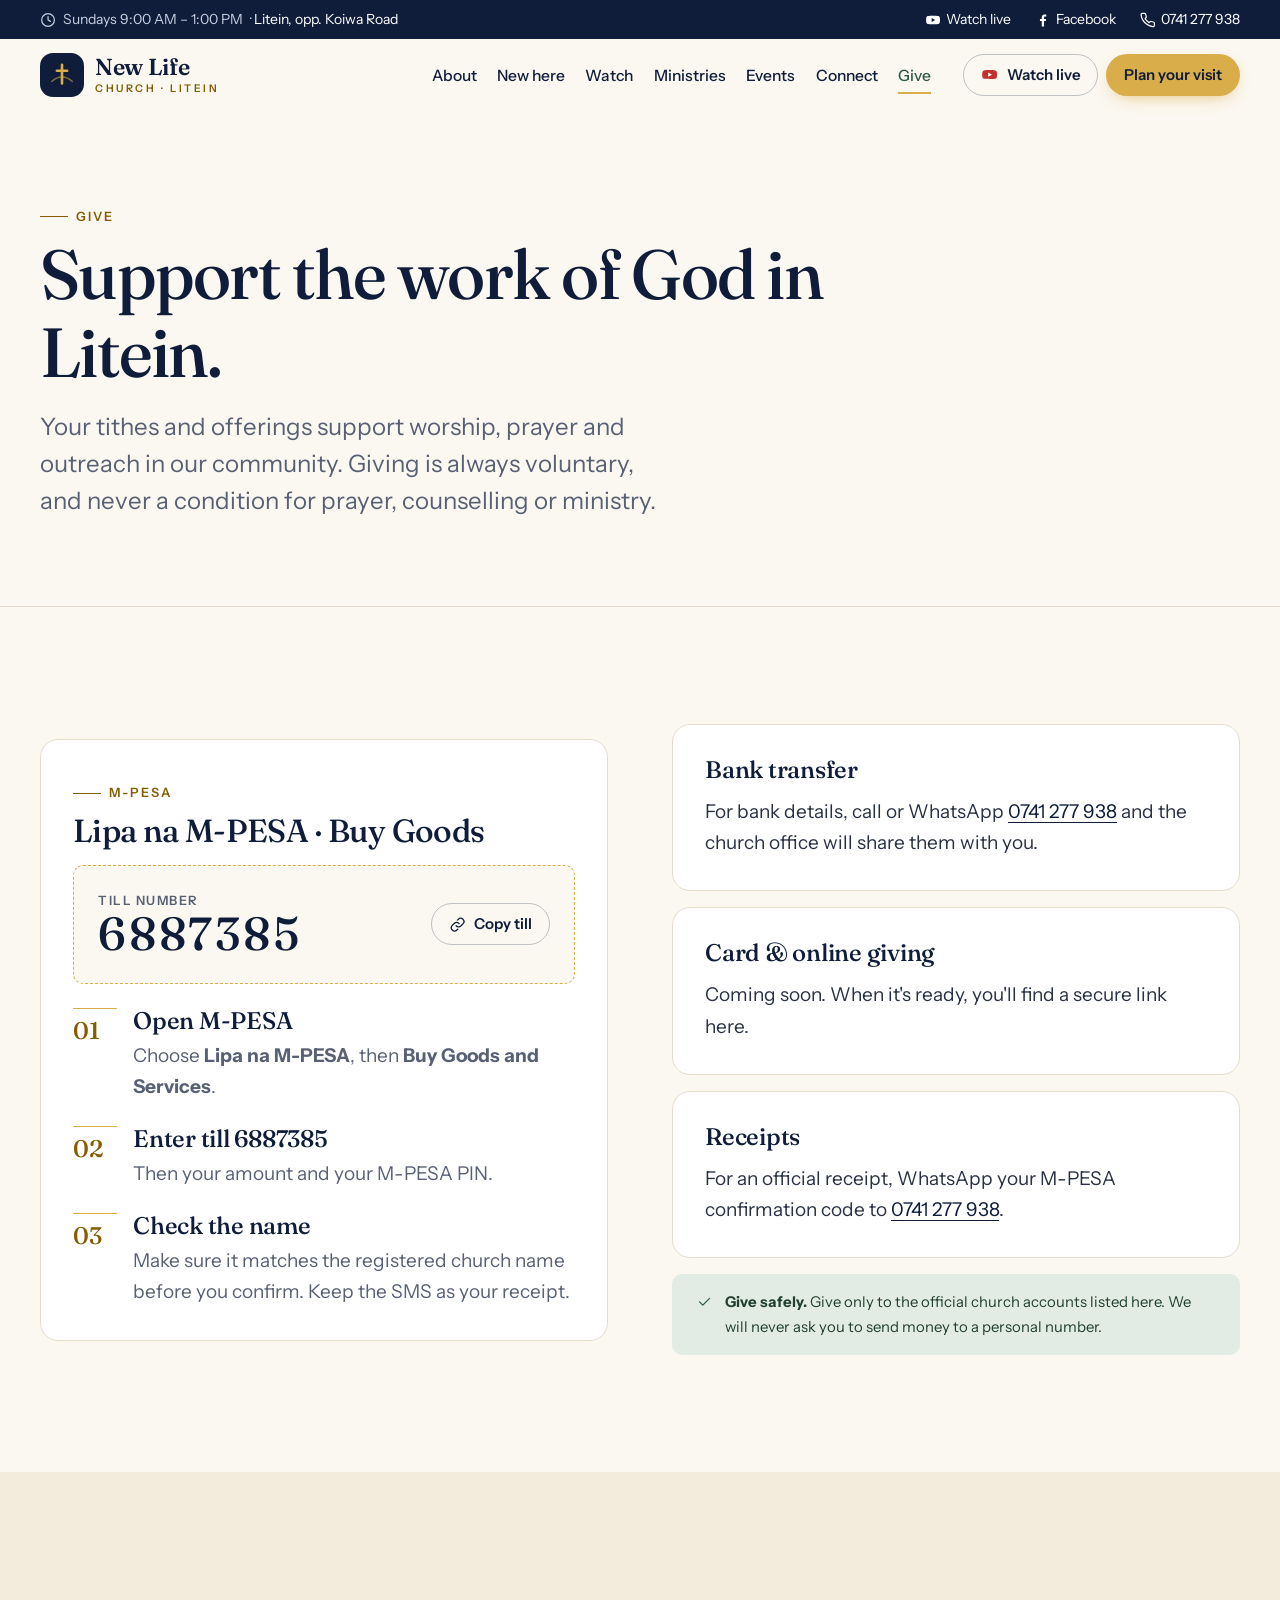
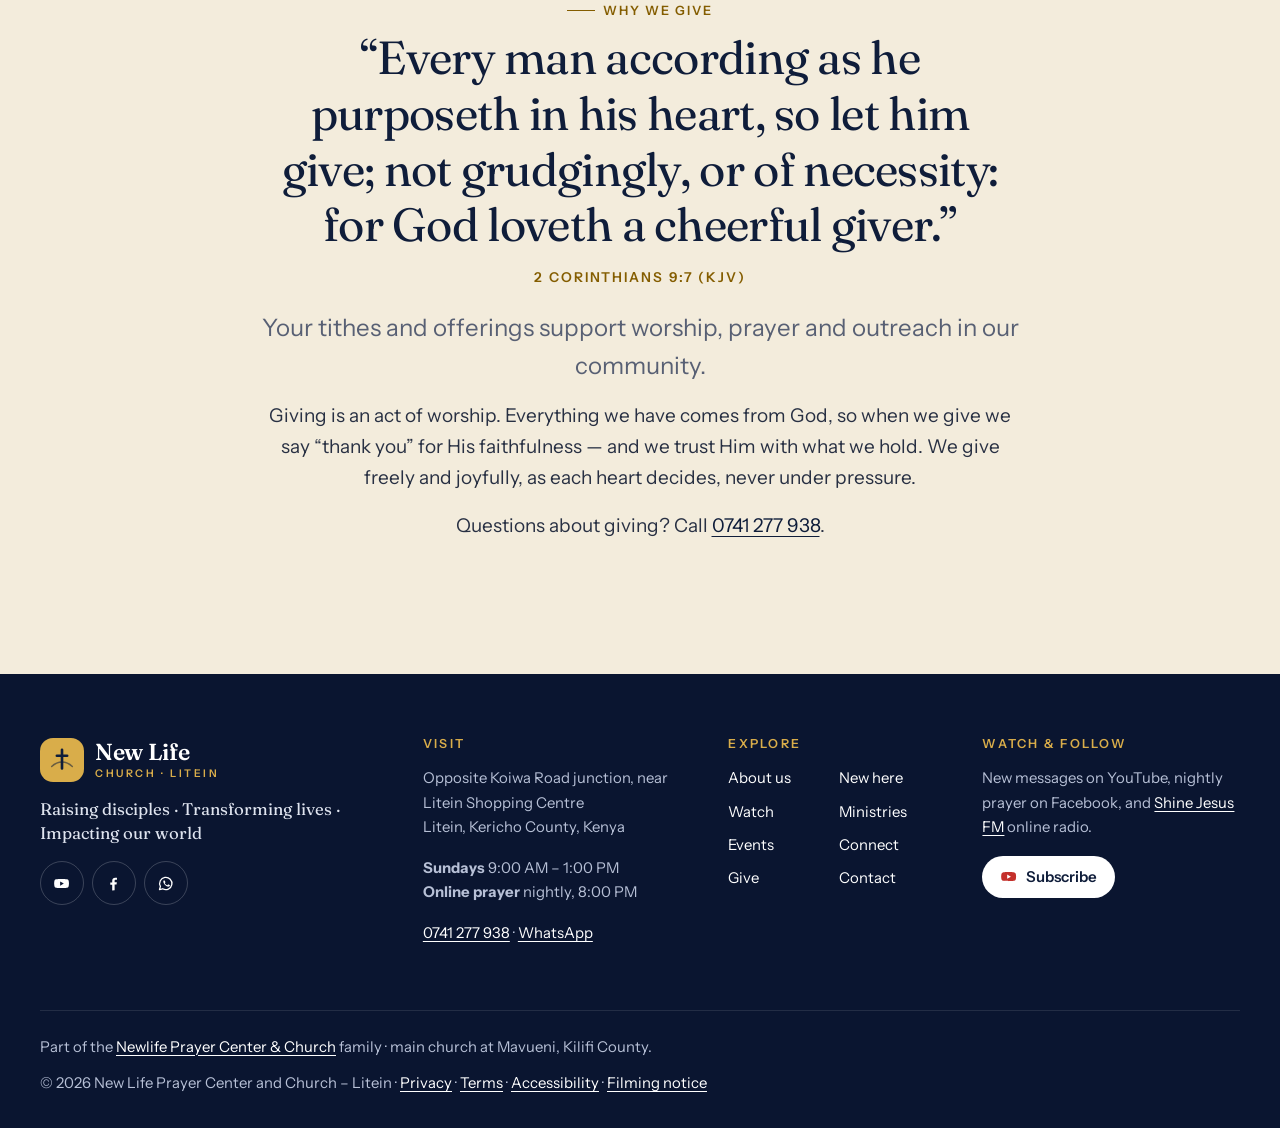
<file: give.html>
<!doctype html>
<html lang="en-KE" data-wa="254741277938">
<head>
<meta charset="utf-8">
<meta name="viewport" content="width=device-width, initial-scale=1, viewport-fit=cover">
<title>Give · New Life Church Litein</title>
<meta name="description" content="Support worship, prayer and outreach in Litein. Give by M-PESA Buy Goods till 6887385, or ask the church office for bank details. Giving is always voluntary.">
<meta name="robots" content="index,follow">
<link rel="canonical" href="https://newlife-litein.pages.dev/give">
<meta name="theme-color" content="#0f1d3a">
<meta property="og:type" content="website">
<meta property="og:site_name" content="New Life Church Litein">
<meta property="og:title" content="Give · New Life Church Litein">
<meta property="og:description" content="Support worship, prayer and outreach in Litein. Give by M-PESA Buy Goods till 6887385, or ask the church office for bank details. Giving is always voluntary.">
<meta property="og:url" content="https://newlife-litein.pages.dev/give">
<meta property="og:image" content="https://newlife-litein.pages.dev/images/church-hall.jpg">
<meta property="og:locale" content="en_KE">
<meta name="twitter:card" content="summary_large_image">
<link rel="icon" href="/assets/logo/newlife-icon.svg" type="image/svg+xml">
<link rel="icon" href="/favicon.ico" sizes="32x32">
<link rel="apple-touch-icon" href="/apple-touch-icon.png">
<link rel="manifest" href="/site.webmanifest">
<link rel="preconnect" href="https://fonts.googleapis.com">
<link rel="preconnect" href="https://fonts.gstatic.com" crossorigin>
<link rel="stylesheet" href="https://fonts.googleapis.com/css2?family=Fraunces:opsz,wght@9..144,400;9..144,500;9..144,600&family=Instrument+Sans:wght@400;500;600&display=swap">
<link rel="stylesheet" href="/assets/css/site.css">
<!-- CSP allows this exact script by its sha256 hash (public/_headers); update the hash if it changes -->
<script>document.documentElement.classList.add('js')</script>
<script type="application/ld+json">{"@context":"https://schema.org","@type":"BreadcrumbList","itemListElement":[{"@type":"ListItem","position":1,"name":"Home","item":"https://newlife-litein.pages.dev/"},{"@type":"ListItem","position":2,"name":"Give","item":"https://newlife-litein.pages.dev/give"}]}</script>
</head>
<body>
<svg width="0" height="0" style="position:absolute" aria-hidden="true" focusable="false">
  <symbol id="i-mark" viewBox="0 0 64 64"><path d="M10 46c7-6.5 14.5-9.5 22-9.5s15 3 22 9.5" fill="none" stroke="currentColor" stroke-width="3.2" stroke-linecap="round" opacity=".55"/><path d="M32 10v40M21 23h22" fill="none" stroke="currentColor" stroke-width="5.6" stroke-linecap="round"/></symbol>
  <symbol id="i-calendar" viewBox="0 0 24 24"><rect x="3" y="4.5" width="18" height="17" rx="2.5"/><path d="M8 2.5v4M16 2.5v4M3 10h18"/></symbol>
  <symbol id="i-clock" viewBox="0 0 24 24"><circle cx="12" cy="12" r="9.5"/><path d="M12 7v5l3.5 2"/></symbol>
  <symbol id="i-pin" viewBox="0 0 24 24"><path d="M19.5 10c0 5.5-7.5 11.5-7.5 11.5S4.5 15.5 4.5 10a7.5 7.5 0 0 1 15 0Z"/><circle cx="12" cy="10" r="2.75"/></symbol>
  <symbol id="i-phone" viewBox="0 0 24 24"><path d="M21.5 16.9v3a2 2 0 0 1-2.2 2 19.8 19.8 0 0 1-8.6-3.1 19.5 19.5 0 0 1-6-6A19.8 19.8 0 0 1 1.6 4.2 2 2 0 0 1 3.6 2h3a2 2 0 0 1 2 1.7c.1 1 .4 1.9.7 2.8a2 2 0 0 1-.5 2.1L7.6 9.9a16 16 0 0 0 6 6l1.3-1.3a2 2 0 0 1 2.1-.4c.9.3 1.8.6 2.8.7a2 2 0 0 1 1.7 2Z"/></symbol>
  <symbol id="i-mail" viewBox="0 0 24 24"><rect x="2.5" y="4.5" width="19" height="15" rx="2.5"/><path d="m3 6 9 7 9-7"/></symbol>
  <symbol id="i-arrow" viewBox="0 0 24 24"><path d="M5 12h14M13 6l6 6-6 6"/></symbol>
  <symbol id="i-play" viewBox="0 0 24 24"><path d="M8 5v14l11-7Z" fill="currentColor"/></symbol>
  <symbol id="i-link" viewBox="0 0 24 24"><path d="M10 13.5a4.5 4.5 0 0 0 6.4.4l3-3a4.5 4.5 0 0 0-6.4-6.4l-1.2 1.2"/><path d="M14 10.5a4.5 4.5 0 0 0-6.4-.4l-3 3a4.5 4.5 0 0 0 6.4 6.4l1.2-1.2"/></symbol>
  <symbol id="i-heart" viewBox="0 0 24 24"><path d="M12 20.5s-8.5-5-8.5-11A4.75 4.75 0 0 1 12 6.6a4.75 4.75 0 0 1 8.5 2.9c0 6-8.5 11-8.5 11Z"/></symbol>
  <symbol id="i-hands" viewBox="0 0 24 24"><path d="M12 21V11.5M12 11.5 8.5 4.8a1.6 1.6 0 0 0-2.9 1.3L8 12.5v3.2L5 18.5M12 11.5l3.5-6.7a1.6 1.6 0 0 1 2.9 1.3L16 12.5v3.2l3 2.8"/></symbol>
  <symbol id="i-users" viewBox="0 0 24 24"><circle cx="9" cy="8" r="3.5"/><path d="M2.5 20a6.5 6.5 0 0 1 13 0"/><path d="M16 4.6a3.5 3.5 0 0 1 0 6.8M18 14a6.5 6.5 0 0 1 3.5 6"/></symbol>
  <symbol id="i-radio" viewBox="0 0 24 24"><rect x="2.5" y="8" width="19" height="13" rx="2.5"/><path d="M7 4.5 17 8"/><circle cx="15.5" cy="14.5" r="3"/><path d="M6 12.5h4M6 16h4"/></symbol>
  <symbol id="i-check" viewBox="0 0 24 24"><path d="m5 12.5 4.5 4.5L19 7.5"/></symbol>
  <symbol id="i-menu" viewBox="0 0 24 24"><path d="M3.5 7h17M3.5 12h17M3.5 17h17"/></symbol>
  <symbol id="i-close" viewBox="0 0 24 24"><path d="M6 6l12 12M18 6 6 18"/></symbol>
  <symbol id="i-youtube" viewBox="0 0 24 24"><path d="M22 8.2a3 3 0 0 0-2.1-2.1C18 5.6 12 5.6 12 5.6s-6 0-7.9.5A3 3 0 0 0 2 8.2 31 31 0 0 0 1.6 12 31 31 0 0 0 2 15.8a3 3 0 0 0 2.1 2.1c1.9.5 7.9.5 7.9.5s6 0 7.9-.5a3 3 0 0 0 2.1-2.1 31 31 0 0 0 .4-3.8 31 31 0 0 0-.4-3.8Z" fill="currentColor" stroke="none"/><path d="m10 15 5.2-3L10 9Z" fill="var(--yt-play, #fff)" stroke="none"/></symbol>
  <symbol id="i-facebook" viewBox="0 0 24 24"><path d="M13.5 21.5v-8h2.7l.4-3.2h-3.1V8.3c0-.9.3-1.6 1.6-1.6h1.7V3.9a22 22 0 0 0-2.5-.1c-2.5 0-4.2 1.5-4.2 4.3v2.3H7.4v3.2h2.7v8" fill="currentColor" stroke="none"/></symbol>
  <symbol id="i-whatsapp" viewBox="0 0 24 24"><path d="M3.5 20.5 4.8 16A8.6 8.6 0 1 1 8 19.3Z"/><path d="M9 8.2c.2-.5.6-.5.9-.5h.5c.2 0 .4 0 .6.5l.8 1.8c.1.2 0 .4-.1.6l-.6.7c-.1.1-.2.3 0 .5a6.3 6.3 0 0 0 3 2.6c.2.1.4.1.5-.1l.8-1c.2-.2.4-.2.6-.1l1.8.9c.2.1.3.2.3.4 0 .5-.2 1.4-1.3 1.8-1.4.5-3.5-.2-5.4-2.1S8.4 9.8 9 8.2Z" fill="currentColor" stroke="none"/></symbol>
</svg>

<a class="skip" href="#main">Skip to main content</a>

<div class="topbar">
  <div class="wrap topbar__inner">
    <p><svg class="i" aria-hidden="true"><use href="#i-clock"/></svg> Sundays 9:00 AM – 1:00 PM<span class="topbar__where"> · <a href="/visit#location">Litein, opp. Koiwa Road</a></span></p>
    <p class="topbar__social">
      <a href="https://www.youtube.com/@pastorrop/live" target="_blank" rel="noopener"><svg class="i" aria-hidden="true"><use href="#i-youtube"/></svg> Watch live</a>
      <a href="https://www.facebook.com/search/top?q=Pst%20Rop" target="_blank" rel="noopener"><svg class="i" aria-hidden="true"><use href="#i-facebook"/></svg> Facebook</a>
      <a href="tel:+254741277938"><svg class="i" aria-hidden="true"><use href="#i-phone"/></svg> 0741 277 938</a>
    </p>
  </div>
</div>

<header class="header" data-header>
  <div class="wrap header__inner">
    <a class="logo" href="/" aria-label="New Life Church Litein — home">
      <span class="logo__mark"><svg aria-hidden="true"><use href="#i-mark"/></svg></span>
      <span class="logo__text"><b>New Life</b><small>Church · Litein</small></span>
    </a>
    <button class="menu-btn" type="button" aria-expanded="false" aria-controls="site-nav" data-menu-btn>
      <svg class="i" aria-hidden="true"><use href="#i-menu"/></svg><span>Menu</span>
    </button>
    <nav class="nav" id="site-nav" aria-label="Main" data-nav>
      <ul class="nav__list">
        <li><a href="/about" data-nav="about">About</a></li>
        <li><a href="/visit" data-nav="visit">New here</a></li>
        <li><a href="/watch" data-nav="watch">Watch</a></li>
        <li><a href="/ministries" data-nav="ministries">Ministries</a></li>
        <li><a href="/events" data-nav="events">Events</a></li>
        <li><a href="/connect" data-nav="connect">Connect</a></li>
        <li><a href="/give" data-nav="give" aria-current="page">Give</a></li>
        <li class="nav__mobile-only"><a href="/contact" data-nav="contact">Contact</a></li>
      </ul>
      <div class="nav__cta">
        <a class="btn btn--ghost btn--sm nav__live" href="https://www.youtube.com/@pastorrop/live" target="_blank" rel="noopener"><svg class="i" aria-hidden="true"><use href="#i-youtube"/></svg> Watch live</a>
        <a class="btn btn--primary btn--sm" href="/visit#plan">Plan your visit</a>
      </div>
      <p class="nav__mobile-only nav__social">
        <a href="https://www.youtube.com/@pastorrop" target="_blank" rel="noopener"><svg class="i" aria-hidden="true"><use href="#i-youtube"/></svg> YouTube</a>
        <a href="https://www.facebook.com/search/top?q=Pst%20Rop" target="_blank" rel="noopener"><svg class="i" aria-hidden="true"><use href="#i-facebook"/></svg> Facebook</a>
        <a href="tel:+254741277938"><svg class="i" aria-hidden="true"><use href="#i-phone"/></svg> Call</a>
      </p>
    </nav>
  </div>
</header>

<main id="main" tabindex="-1">
<section class="page-hero">
  <div class="wrap">
    <p class="eyebrow">Give</p>
    <h1>Support the work of God in Litein.</h1>
    <p class="lead">Your tithes and offerings support worship, prayer and outreach in our community. Giving is always voluntary, and never a condition for prayer, counselling or ministry.</p>
  </div>
</section>

<section class="section" aria-labelledby="ways-title">
  <div class="wrap split">
    <div class="card" data-reveal>
      <p class="eyebrow">M-PESA</p>
      <h2 id="ways-title" style="font-size:var(--step-2)">Lipa na M-PESA · Buy Goods</h2>
      <div class="till">
        <div><small>Till number</small><b>6887385</b></div>
        <button class="btn btn--ghost btn--sm" type="button" data-copy="6887385"><svg class="i" aria-hidden="true"><use href="#i-link"/></svg> <span data-copy-label>Copy till</span></button>
      </div>
      <ol class="steps">
        <li><div><h3>Open M-PESA</h3><p>Choose <strong>Lipa na M-PESA</strong>, then <strong>Buy Goods and Services</strong>.</p></div></li>
        <li><div><h3>Enter till 6887385</h3><p>Then your amount and your M-PESA PIN.</p></div></li>
        <li><div><h3>Check the name</h3><p>Make sure it matches the registered church name before you confirm. Keep the SMS as your receipt.</p></div></li>
      </ol>
    </div>
    <div class="stack" data-reveal>
      <div class="card">
        <h3>Bank transfer</h3>
        <p>For bank details, call or WhatsApp <a href="tel:+254741277938">0741 277 938</a> and the church office will share them with you.</p>
      </div>
      <div class="card">
        <h3>Card &amp; online giving</h3>
        <p>Coming soon. When it's ready, you'll find a secure link here.</p>
      </div>
      <div class="card">
        <h3>Receipts</h3>
        <p>For an official receipt, WhatsApp your M-PESA confirmation code to <a href="https://wa.me/254741277938" target="_blank" rel="noopener">0741 277 938</a>.</p>
      </div>
      <div class="notice" role="note">
        <svg class="i" aria-hidden="true"><use href="#i-check"/></svg>
        <p><strong>Give safely.</strong> Give only to the official church accounts listed here. We will never ask you to send money to a personal number.</p>
      </div>
    </div>
  </div>
</section>

<section class="section section--sand" aria-labelledby="why-title">
  <div class="wrap wrap--narrow" style="text-align:center" data-reveal>
    <p class="eyebrow">Why we give</p>
    <h2 id="why-title" class="quote">“Every man according as he purposeth in his heart, so let him give; not grudgingly, or of necessity: for God loveth a cheerful giver.”<cite>2 Corinthians 9:7 (KJV)</cite></h2>
    <p class="lead" style="margin-top:var(--s-5)">Your tithes and offerings support worship, prayer and outreach in our community.</p>
    <p>Giving is an act of worship. Everything we have comes from God, so when we give we say “thank you” for His faithfulness — and we trust Him with what we hold. We give freely and joyfully, as each heart decides, never under pressure.</p>
    <p>Questions about giving? Call <a href="tel:+254741277938">0741 277 938</a>.</p>
  </div>
</section>

</main>

<footer class="footer">
  <div class="wrap">
    <div class="footer__top">
      <div class="footer__brand">
        <a class="logo logo--light" href="/" aria-label="New Life Church Litein — home">
          <span class="logo__mark"><svg aria-hidden="true"><use href="#i-mark"/></svg></span>
          <span class="logo__text"><b>New Life</b><small>Church · Litein</small></span>
        </a>
        <p class="footer__tag">Raising disciples · Transforming lives · Impacting our world</p>
        <p class="footer__social">
          <a class="social" href="https://www.youtube.com/@pastorrop" target="_blank" rel="noopener"><svg class="i" aria-hidden="true"><use href="#i-youtube"/></svg><span class="sr-only">YouTube</span></a>
          <a class="social" href="https://www.facebook.com/search/top?q=Pst%20Rop" target="_blank" rel="noopener"><svg class="i" aria-hidden="true"><use href="#i-facebook"/></svg><span class="sr-only">Facebook</span></a>
          <a class="social" href="https://wa.me/254741277938" target="_blank" rel="noopener"><svg class="i" aria-hidden="true"><use href="#i-whatsapp"/></svg><span class="sr-only">WhatsApp</span></a>
        </p>
      </div>
      <div>
        <h2 class="footer__h">Visit</h2>
        <address>
          <p>Opposite Koiwa Road junction, near Litein Shopping Centre<br>Litein, Kericho County, Kenya</p>
          <p><strong>Sundays</strong> 9:00 AM – 1:00 PM<br><strong>Online prayer</strong> nightly, 8:00 PM</p>
          <p><a href="tel:+254741277938">0741 277 938</a> · <a href="https://wa.me/254741277938" target="_blank" rel="noopener">WhatsApp</a></p>
        </address>
      </div>
      <nav aria-label="Footer">
        <h2 class="footer__h">Explore</h2>
        <ul class="footer__links">
          <li><a href="/about">About us</a></li><li><a href="/visit">New here</a></li>
          <li><a href="/watch">Watch</a></li><li><a href="/ministries">Ministries</a></li>
          <li><a href="/events">Events</a></li><li><a href="/connect">Connect</a></li>
          <li><a href="/give">Give</a></li><li><a href="/contact">Contact</a></li>
        </ul>
      </nav>
      <div class="footer__watch">
        <h2 class="footer__h">Watch &amp; follow</h2>
        <p>New messages on YouTube, nightly prayer on Facebook, and <a href="/watch#radio">Shine Jesus FM</a> online radio.</p>
        <a class="btn btn--light btn--sm" href="https://www.youtube.com/@pastorrop?sub_confirmation=1" target="_blank" rel="noopener"><svg class="i" aria-hidden="true"><use href="#i-youtube"/></svg> Subscribe</a>
      </div>
    </div>
    <div class="footer__bottom">
      <p>Part of the <a href="https://newlifeprayercenterandchurch.org/" target="_blank" rel="noopener">Newlife Prayer Center & Church</a> family · main church at Mavueni, Kilifi County.</p>
      <p>© <span data-year>2026</span> New Life Prayer Center and Church – Litein · <a href="/privacy">Privacy</a> · <a href="/terms">Terms</a> · <a href="/accessibility">Accessibility</a> · <a href="/filming-notice">Filming notice</a></p>
    </div>
  </div>
</footer>

<div class="mobile-cta" data-mobile-cta>
  <a class="btn btn--primary" href="/visit#plan">Plan your visit</a>
  <a class="btn btn--ink" href="https://www.youtube.com/@pastorrop/live" target="_blank" rel="noopener"><svg class="i" aria-hidden="true"><use href="#i-youtube"/></svg> Live</a>
</div>

<script src="/assets/js/site.js" defer></script>
</body>
</html>
</file>
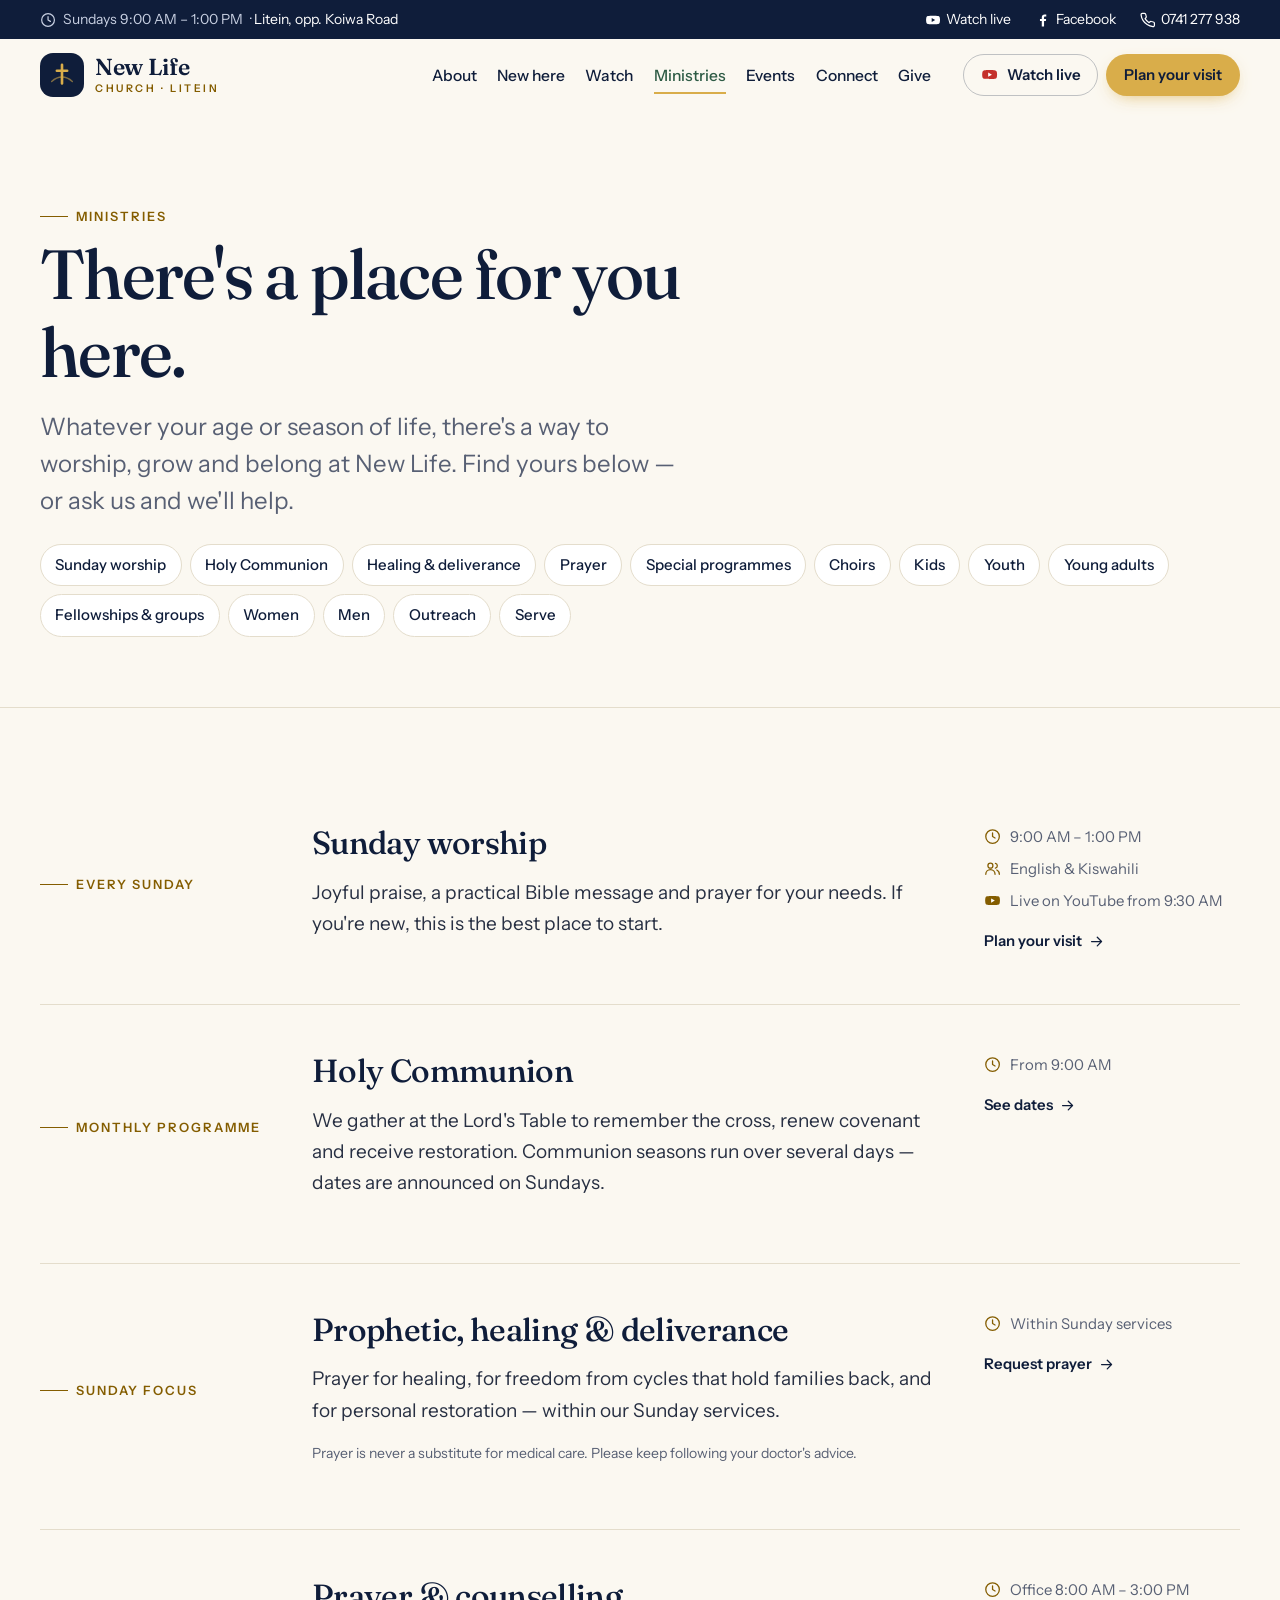
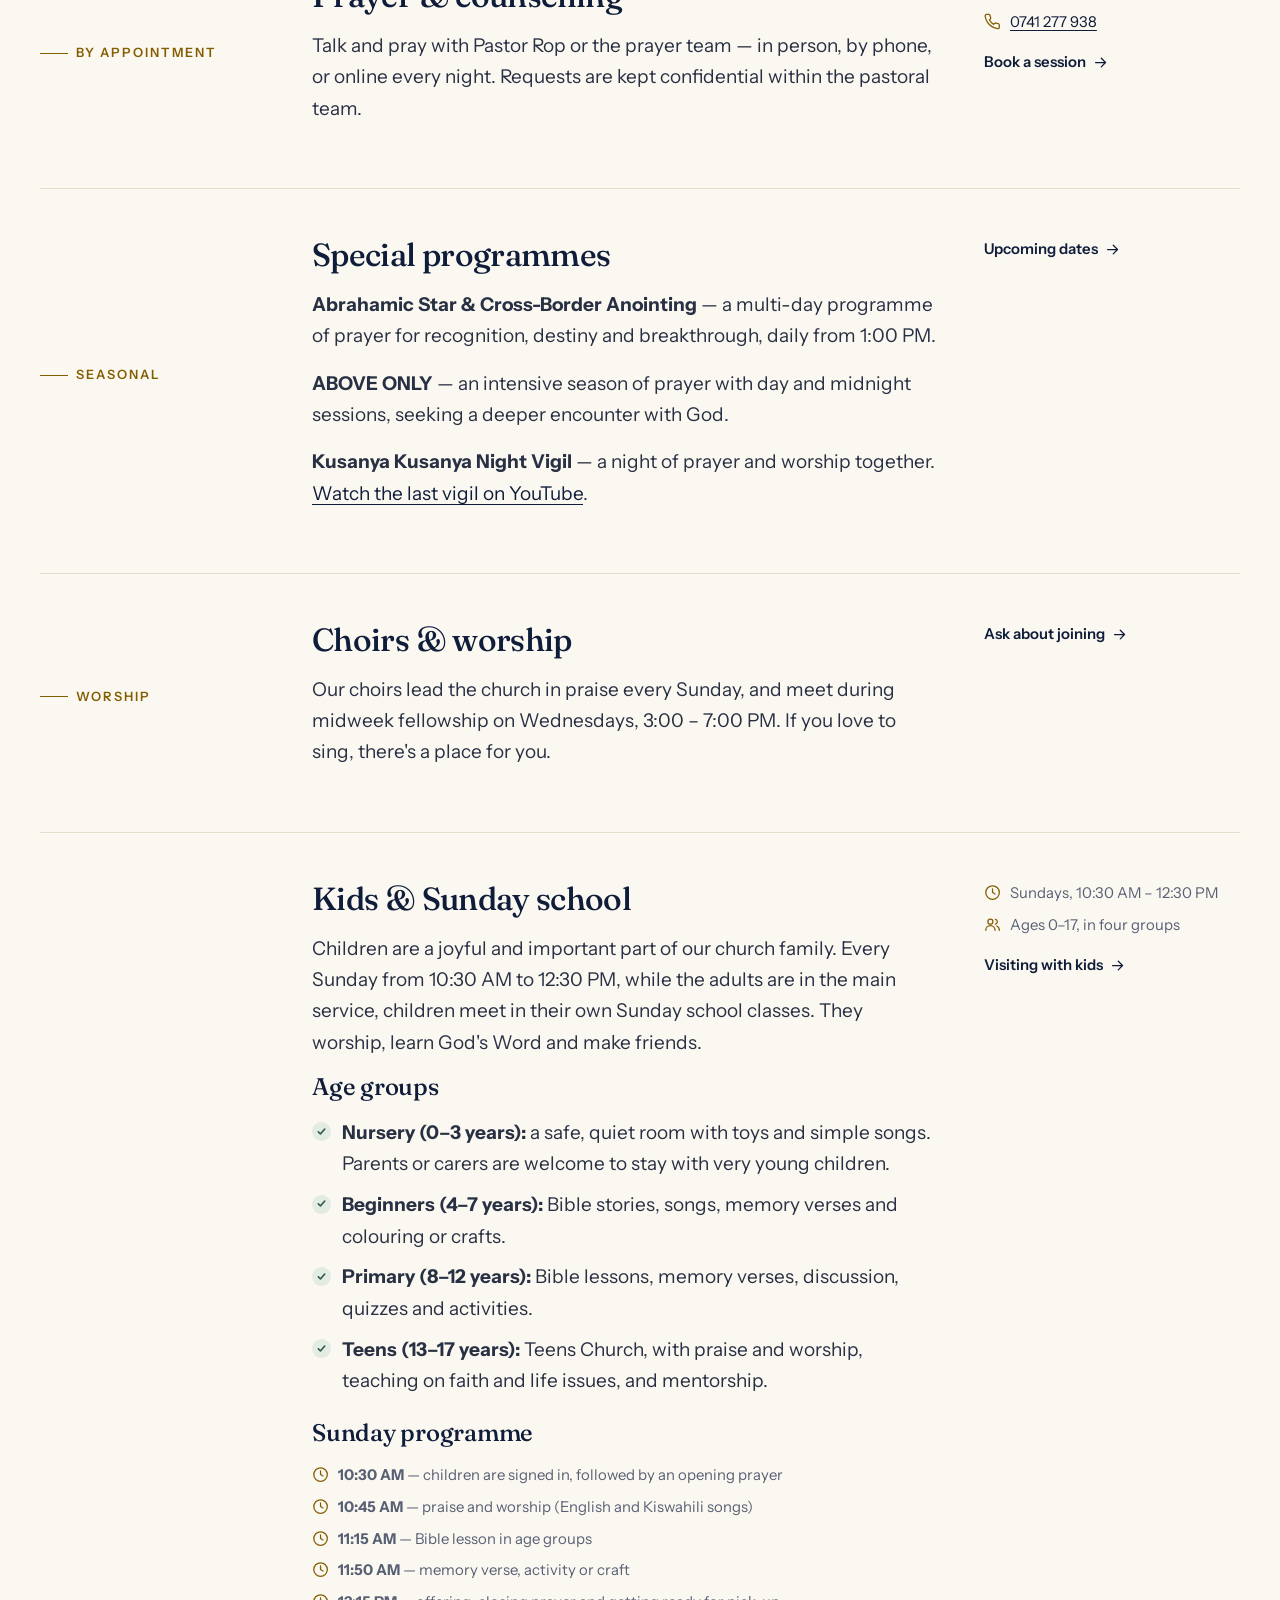
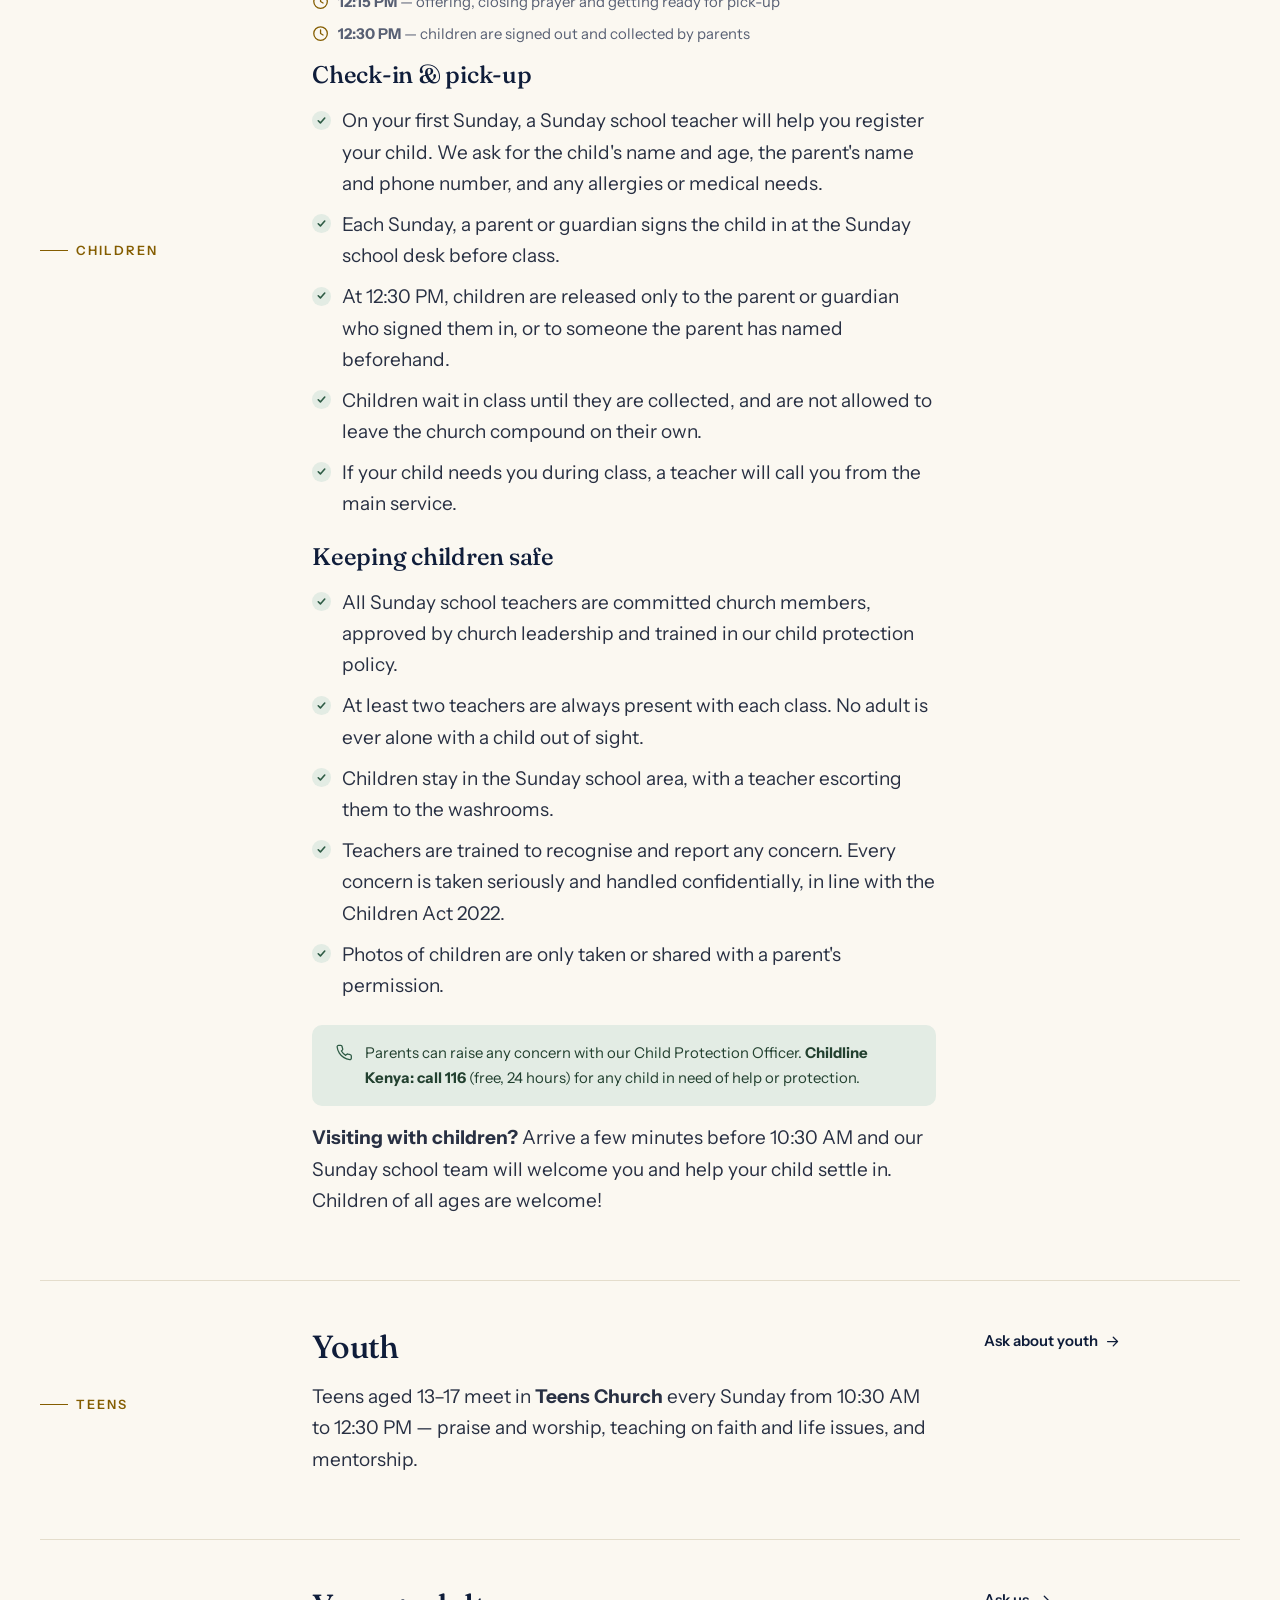
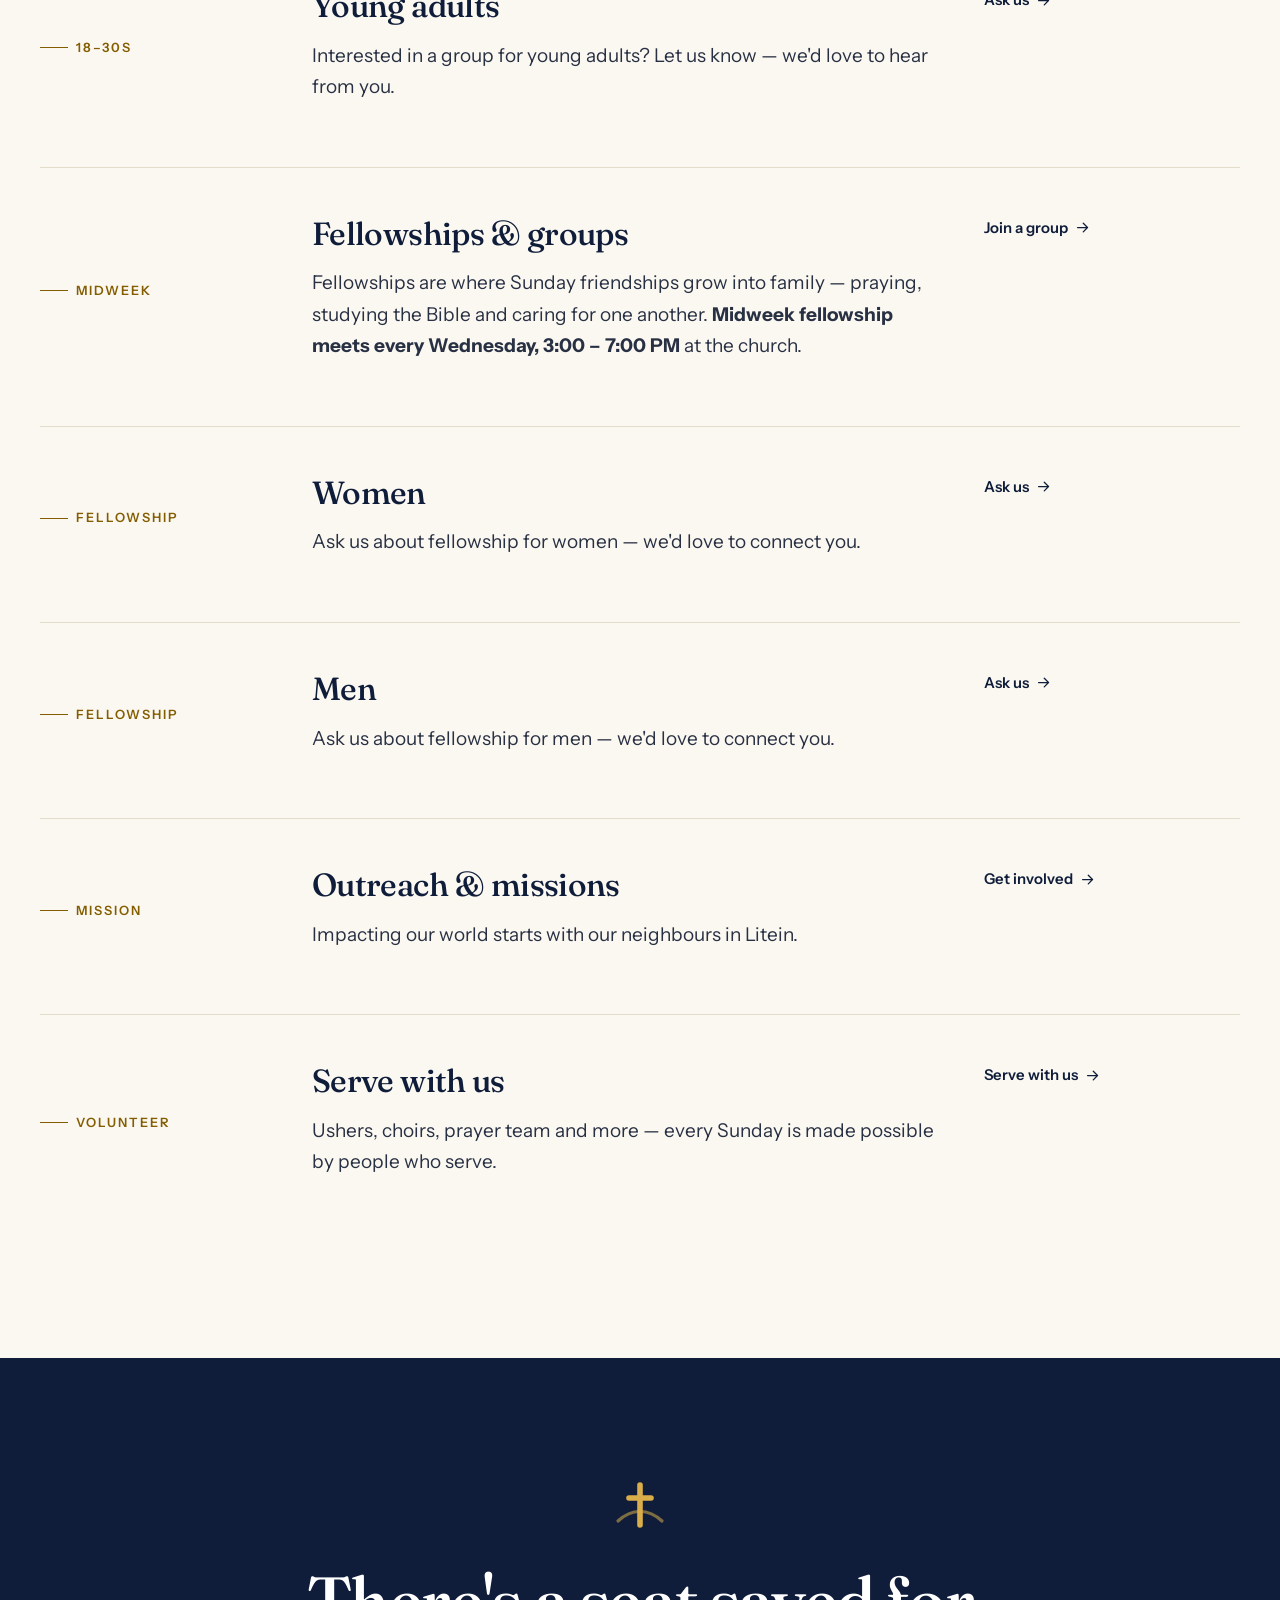
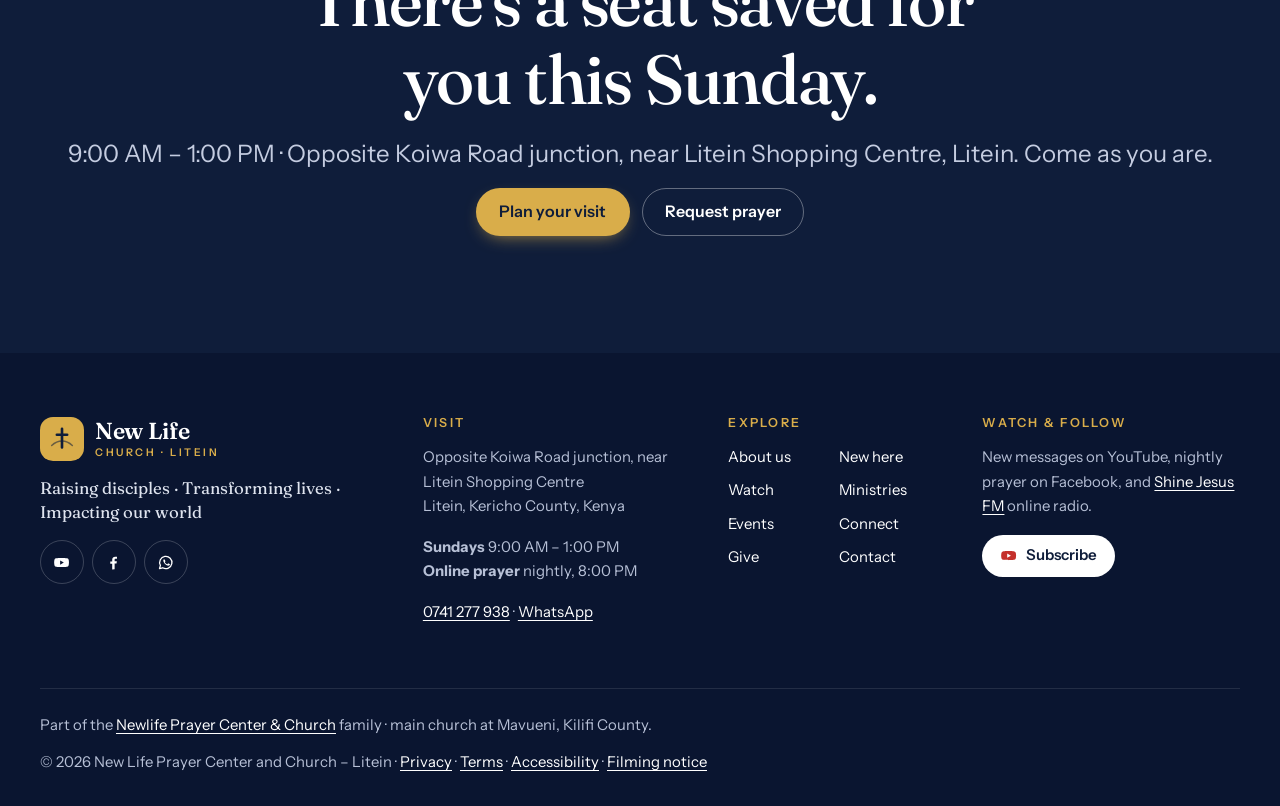
<file: ministries.html>
<!doctype html>
<html lang="en-KE" data-wa="254741277938">
<head>
<meta charset="utf-8">
<meta name="viewport" content="width=device-width, initial-scale=1, viewport-fit=cover">
<title>Ministries · New Life Church Litein</title>
<meta name="description" content="Sunday worship, Holy Communion, healing and deliverance, prayer and counselling, choirs and fellowships, kids, youth, groups and serving at New Life Church Litein.">
<meta name="robots" content="index,follow">
<link rel="canonical" href="https://newlife-litein.pages.dev/ministries">
<meta name="theme-color" content="#0f1d3a">
<meta property="og:type" content="website">
<meta property="og:site_name" content="New Life Church Litein">
<meta property="og:title" content="Ministries · New Life Church Litein">
<meta property="og:description" content="Sunday worship, Holy Communion, healing and deliverance, prayer and counselling, choirs and fellowships, kids, youth, groups and serving at New Life Church Litein.">
<meta property="og:url" content="https://newlife-litein.pages.dev/ministries">
<meta property="og:image" content="https://newlife-litein.pages.dev/images/choir.jpg">
<meta property="og:locale" content="en_KE">
<meta name="twitter:card" content="summary_large_image">
<link rel="icon" href="/assets/logo/newlife-icon.svg" type="image/svg+xml">
<link rel="icon" href="/favicon.ico" sizes="32x32">
<link rel="apple-touch-icon" href="/apple-touch-icon.png">
<link rel="manifest" href="/site.webmanifest">
<link rel="preconnect" href="https://fonts.googleapis.com">
<link rel="preconnect" href="https://fonts.gstatic.com" crossorigin>
<link rel="stylesheet" href="https://fonts.googleapis.com/css2?family=Fraunces:opsz,wght@9..144,400;9..144,500;9..144,600&family=Instrument+Sans:wght@400;500;600&display=swap">
<link rel="stylesheet" href="/assets/css/site.css">
<!-- CSP allows this exact script by its sha256 hash (public/_headers); update the hash if it changes -->
<script>document.documentElement.classList.add('js')</script>
<script type="application/ld+json">{"@context":"https://schema.org","@type":"BreadcrumbList","itemListElement":[{"@type":"ListItem","position":1,"name":"Home","item":"https://newlife-litein.pages.dev/"},{"@type":"ListItem","position":2,"name":"Ministries","item":"https://newlife-litein.pages.dev/ministries"}]}</script>
</head>
<body>
<svg width="0" height="0" style="position:absolute" aria-hidden="true" focusable="false">
  <symbol id="i-mark" viewBox="0 0 64 64"><path d="M10 46c7-6.5 14.5-9.5 22-9.5s15 3 22 9.5" fill="none" stroke="currentColor" stroke-width="3.2" stroke-linecap="round" opacity=".55"/><path d="M32 10v40M21 23h22" fill="none" stroke="currentColor" stroke-width="5.6" stroke-linecap="round"/></symbol>
  <symbol id="i-calendar" viewBox="0 0 24 24"><rect x="3" y="4.5" width="18" height="17" rx="2.5"/><path d="M8 2.5v4M16 2.5v4M3 10h18"/></symbol>
  <symbol id="i-clock" viewBox="0 0 24 24"><circle cx="12" cy="12" r="9.5"/><path d="M12 7v5l3.5 2"/></symbol>
  <symbol id="i-pin" viewBox="0 0 24 24"><path d="M19.5 10c0 5.5-7.5 11.5-7.5 11.5S4.5 15.5 4.5 10a7.5 7.5 0 0 1 15 0Z"/><circle cx="12" cy="10" r="2.75"/></symbol>
  <symbol id="i-phone" viewBox="0 0 24 24"><path d="M21.5 16.9v3a2 2 0 0 1-2.2 2 19.8 19.8 0 0 1-8.6-3.1 19.5 19.5 0 0 1-6-6A19.8 19.8 0 0 1 1.6 4.2 2 2 0 0 1 3.6 2h3a2 2 0 0 1 2 1.7c.1 1 .4 1.9.7 2.8a2 2 0 0 1-.5 2.1L7.6 9.9a16 16 0 0 0 6 6l1.3-1.3a2 2 0 0 1 2.1-.4c.9.3 1.8.6 2.8.7a2 2 0 0 1 1.7 2Z"/></symbol>
  <symbol id="i-mail" viewBox="0 0 24 24"><rect x="2.5" y="4.5" width="19" height="15" rx="2.5"/><path d="m3 6 9 7 9-7"/></symbol>
  <symbol id="i-arrow" viewBox="0 0 24 24"><path d="M5 12h14M13 6l6 6-6 6"/></symbol>
  <symbol id="i-play" viewBox="0 0 24 24"><path d="M8 5v14l11-7Z" fill="currentColor"/></symbol>
  <symbol id="i-link" viewBox="0 0 24 24"><path d="M10 13.5a4.5 4.5 0 0 0 6.4.4l3-3a4.5 4.5 0 0 0-6.4-6.4l-1.2 1.2"/><path d="M14 10.5a4.5 4.5 0 0 0-6.4-.4l-3 3a4.5 4.5 0 0 0 6.4 6.4l1.2-1.2"/></symbol>
  <symbol id="i-heart" viewBox="0 0 24 24"><path d="M12 20.5s-8.5-5-8.5-11A4.75 4.75 0 0 1 12 6.6a4.75 4.75 0 0 1 8.5 2.9c0 6-8.5 11-8.5 11Z"/></symbol>
  <symbol id="i-hands" viewBox="0 0 24 24"><path d="M12 21V11.5M12 11.5 8.5 4.8a1.6 1.6 0 0 0-2.9 1.3L8 12.5v3.2L5 18.5M12 11.5l3.5-6.7a1.6 1.6 0 0 1 2.9 1.3L16 12.5v3.2l3 2.8"/></symbol>
  <symbol id="i-users" viewBox="0 0 24 24"><circle cx="9" cy="8" r="3.5"/><path d="M2.5 20a6.5 6.5 0 0 1 13 0"/><path d="M16 4.6a3.5 3.5 0 0 1 0 6.8M18 14a6.5 6.5 0 0 1 3.5 6"/></symbol>
  <symbol id="i-radio" viewBox="0 0 24 24"><rect x="2.5" y="8" width="19" height="13" rx="2.5"/><path d="M7 4.5 17 8"/><circle cx="15.5" cy="14.5" r="3"/><path d="M6 12.5h4M6 16h4"/></symbol>
  <symbol id="i-check" viewBox="0 0 24 24"><path d="m5 12.5 4.5 4.5L19 7.5"/></symbol>
  <symbol id="i-menu" viewBox="0 0 24 24"><path d="M3.5 7h17M3.5 12h17M3.5 17h17"/></symbol>
  <symbol id="i-close" viewBox="0 0 24 24"><path d="M6 6l12 12M18 6 6 18"/></symbol>
  <symbol id="i-youtube" viewBox="0 0 24 24"><path d="M22 8.2a3 3 0 0 0-2.1-2.1C18 5.6 12 5.6 12 5.6s-6 0-7.9.5A3 3 0 0 0 2 8.2 31 31 0 0 0 1.6 12 31 31 0 0 0 2 15.8a3 3 0 0 0 2.1 2.1c1.9.5 7.9.5 7.9.5s6 0 7.9-.5a3 3 0 0 0 2.1-2.1 31 31 0 0 0 .4-3.8 31 31 0 0 0-.4-3.8Z" fill="currentColor" stroke="none"/><path d="m10 15 5.2-3L10 9Z" fill="var(--yt-play, #fff)" stroke="none"/></symbol>
  <symbol id="i-facebook" viewBox="0 0 24 24"><path d="M13.5 21.5v-8h2.7l.4-3.2h-3.1V8.3c0-.9.3-1.6 1.6-1.6h1.7V3.9a22 22 0 0 0-2.5-.1c-2.5 0-4.2 1.5-4.2 4.3v2.3H7.4v3.2h2.7v8" fill="currentColor" stroke="none"/></symbol>
  <symbol id="i-whatsapp" viewBox="0 0 24 24"><path d="M3.5 20.5 4.8 16A8.6 8.6 0 1 1 8 19.3Z"/><path d="M9 8.2c.2-.5.6-.5.9-.5h.5c.2 0 .4 0 .6.5l.8 1.8c.1.2 0 .4-.1.6l-.6.7c-.1.1-.2.3 0 .5a6.3 6.3 0 0 0 3 2.6c.2.1.4.1.5-.1l.8-1c.2-.2.4-.2.6-.1l1.8.9c.2.1.3.2.3.4 0 .5-.2 1.4-1.3 1.8-1.4.5-3.5-.2-5.4-2.1S8.4 9.8 9 8.2Z" fill="currentColor" stroke="none"/></symbol>
</svg>

<a class="skip" href="#main">Skip to main content</a>

<div class="topbar">
  <div class="wrap topbar__inner">
    <p><svg class="i" aria-hidden="true"><use href="#i-clock"/></svg> Sundays 9:00 AM – 1:00 PM<span class="topbar__where"> · <a href="/visit#location">Litein, opp. Koiwa Road</a></span></p>
    <p class="topbar__social">
      <a href="https://www.youtube.com/@pastorrop/live" target="_blank" rel="noopener"><svg class="i" aria-hidden="true"><use href="#i-youtube"/></svg> Watch live</a>
      <a href="https://www.facebook.com/search/top?q=Pst%20Rop" target="_blank" rel="noopener"><svg class="i" aria-hidden="true"><use href="#i-facebook"/></svg> Facebook</a>
      <a href="tel:+254741277938"><svg class="i" aria-hidden="true"><use href="#i-phone"/></svg> 0741 277 938</a>
    </p>
  </div>
</div>

<header class="header" data-header>
  <div class="wrap header__inner">
    <a class="logo" href="/" aria-label="New Life Church Litein — home">
      <span class="logo__mark"><svg aria-hidden="true"><use href="#i-mark"/></svg></span>
      <span class="logo__text"><b>New Life</b><small>Church · Litein</small></span>
    </a>
    <button class="menu-btn" type="button" aria-expanded="false" aria-controls="site-nav" data-menu-btn>
      <svg class="i" aria-hidden="true"><use href="#i-menu"/></svg><span>Menu</span>
    </button>
    <nav class="nav" id="site-nav" aria-label="Main" data-nav>
      <ul class="nav__list">
        <li><a href="/about" data-nav="about">About</a></li>
        <li><a href="/visit" data-nav="visit">New here</a></li>
        <li><a href="/watch" data-nav="watch">Watch</a></li>
        <li><a href="/ministries" data-nav="ministries" aria-current="page">Ministries</a></li>
        <li><a href="/events" data-nav="events">Events</a></li>
        <li><a href="/connect" data-nav="connect">Connect</a></li>
        <li><a href="/give" data-nav="give">Give</a></li>
        <li class="nav__mobile-only"><a href="/contact" data-nav="contact">Contact</a></li>
      </ul>
      <div class="nav__cta">
        <a class="btn btn--ghost btn--sm nav__live" href="https://www.youtube.com/@pastorrop/live" target="_blank" rel="noopener"><svg class="i" aria-hidden="true"><use href="#i-youtube"/></svg> Watch live</a>
        <a class="btn btn--primary btn--sm" href="/visit#plan">Plan your visit</a>
      </div>
      <p class="nav__mobile-only nav__social">
        <a href="https://www.youtube.com/@pastorrop" target="_blank" rel="noopener"><svg class="i" aria-hidden="true"><use href="#i-youtube"/></svg> YouTube</a>
        <a href="https://www.facebook.com/search/top?q=Pst%20Rop" target="_blank" rel="noopener"><svg class="i" aria-hidden="true"><use href="#i-facebook"/></svg> Facebook</a>
        <a href="tel:+254741277938"><svg class="i" aria-hidden="true"><use href="#i-phone"/></svg> Call</a>
      </p>
    </nav>
  </div>
</header>

<main id="main" tabindex="-1">
<section class="page-hero">
  <div class="wrap">
    <p class="eyebrow">Ministries</p>
    <h1>There's a place for you here.</h1>
    <p class="lead">Whatever your age or season of life, there's a way to worship, grow and belong at New Life. Find yours below — or ask us and we'll help.</p>
    <nav class="ministry-nav" aria-label="Jump to a ministry">
      <a class="chip" href="#worship">Sunday worship</a><a class="chip" href="#communion">Holy Communion</a>
      <a class="chip" href="#healing">Healing &amp; deliverance</a><a class="chip" href="#prayer">Prayer</a>
      <a class="chip" href="#special">Special programmes</a><a class="chip" href="#choir">Choirs</a>
      <a class="chip" href="#kids">Kids</a><a class="chip" href="#youth">Youth</a><a class="chip" href="#young-adults">Young adults</a>
      <a class="chip" href="#groups">Fellowships &amp; groups</a><a class="chip" href="#women">Women</a><a class="chip" href="#men">Men</a>
      <a class="chip" href="#outreach">Outreach</a><a class="chip" href="#serve">Serve</a>
    </nav>
  </div>
</section>

<section class="section">
  <div class="wrap">

    <article class="ministry" id="worship" data-reveal>
      <p class="eyebrow">Every Sunday</p>
      <div><h2>Sunday worship</h2><p>Joyful praise, a practical Bible message and prayer for your needs. If you're new, this is the best place to start.</p></div>
      <div class="facts"><ul class="meta"><li><svg class="i" aria-hidden="true"><use href="#i-clock"/></svg><span>9:00 AM – 1:00 PM</span></li><li><svg class="i" aria-hidden="true"><use href="#i-users"/></svg><span>English &amp; Kiswahili</span></li><li><svg class="i" aria-hidden="true"><use href="#i-youtube"/></svg><span>Live on YouTube from 9:30 AM</span></li></ul><a class="link-arrow" href="/visit">Plan your visit <svg class="i" aria-hidden="true"><use href="#i-arrow"/></svg></a></div>
    </article>

    <article class="ministry" id="communion" data-reveal>
      <p class="eyebrow">Monthly programme</p>
      <div><h2>Holy Communion</h2><p>We gather at the Lord's Table to remember the cross, renew covenant and receive restoration. Communion seasons run over several days — dates are announced on Sundays.</p></div>
      <div class="facts"><ul class="meta"><li><svg class="i" aria-hidden="true"><use href="#i-clock"/></svg><span>From 9:00 AM</span></li></ul><a class="link-arrow" href="/events">See dates <svg class="i" aria-hidden="true"><use href="#i-arrow"/></svg></a></div>
    </article>

    <article class="ministry" id="healing" data-reveal>
      <p class="eyebrow">Sunday focus</p>
      <div><h2>Prophetic, healing &amp; deliverance</h2><p>Prayer for healing, for freedom from cycles that hold families back, and for personal restoration — within our Sunday services.</p><p class="hint">Prayer is never a substitute for medical care. Please keep following your doctor's advice.</p></div>
      <div class="facts"><ul class="meta"><li><svg class="i" aria-hidden="true"><use href="#i-clock"/></svg><span>Within Sunday services</span></li></ul><a class="link-arrow" href="/connect#prayer">Request prayer <svg class="i" aria-hidden="true"><use href="#i-arrow"/></svg></a></div>
    </article>

    <article class="ministry" id="prayer" data-reveal>
      <p class="eyebrow">By appointment</p>
      <div><h2>Prayer &amp; counselling</h2><p>Talk and pray with Pastor Rop or the prayer team — in person, by phone, or online every night. Requests are kept confidential within the pastoral team.</p></div>
      <div class="facts"><ul class="meta"><li><svg class="i" aria-hidden="true"><use href="#i-clock"/></svg><span>Office 8:00 AM – 3:00 PM</span></li><li><svg class="i" aria-hidden="true"><use href="#i-phone"/></svg><span><a href="tel:+254741277938">0741 277 938</a></span></li></ul><a class="link-arrow" href="/connect#prayer">Book a session <svg class="i" aria-hidden="true"><use href="#i-arrow"/></svg></a></div>
    </article>

    <article class="ministry" id="special" data-reveal>
      <p class="eyebrow">Seasonal</p>
      <div><h2>Special programmes</h2>
        <p><strong>Abrahamic Star &amp; Cross-Border Anointing</strong> — a multi-day programme of prayer for recognition, destiny and breakthrough, daily from 1:00 PM.</p>
        <p><strong>ABOVE ONLY</strong> — an intensive season of prayer with day and midnight sessions, seeking a deeper encounter with God.</p>
        <p><strong>Kusanya Kusanya Night Vigil</strong> — a night of prayer and worship together. <a href="https://www.youtube.com/watch?v=knA7G6knLpI" target="_blank" rel="noopener">Watch the last vigil on YouTube</a>.</p></div>
      <div class="facts"><a class="link-arrow" href="/events">Upcoming dates <svg class="i" aria-hidden="true"><use href="#i-arrow"/></svg></a></div>
    </article>

    <article class="ministry" id="choir" data-reveal>
      <p class="eyebrow">Worship</p>
      <div><h2>Choirs &amp; worship</h2><p>Our choirs lead the church in praise every Sunday, and meet during midweek fellowship on Wednesdays, 3:00 – 7:00 PM. If you love to sing, there's a place for you.</p></div>
      <div class="facts"><a class="link-arrow" href="https://wa.me/254741277938?text=Hello%2C%20I%27d%20like%20to%20join%20a%20choir." target="_blank" rel="noopener">Ask about joining <svg class="i" aria-hidden="true"><use href="#i-arrow"/></svg></a></div>
    </article>

    <article class="ministry" id="kids" data-reveal>
      <p class="eyebrow">Children</p>
      <div><h2>Kids &amp; Sunday school</h2>
        <p>Children are a joyful and important part of our church family. Every Sunday from 10:30 AM to 12:30 PM, while the adults are in the main service, children meet in their own Sunday school classes. They worship, learn God's Word and make friends.</p>
        <h3>Age groups</h3>
        <ul class="check">
          <li><strong>Nursery (0–3 years):</strong> a safe, quiet room with toys and simple songs. Parents or carers are welcome to stay with very young children.</li>
          <li><strong>Beginners (4–7 years):</strong> Bible stories, songs, memory verses and colouring or crafts.</li>
          <li><strong>Primary (8–12 years):</strong> Bible lessons, memory verses, discussion, quizzes and activities.</li>
          <li><strong>Teens (13–17 years):</strong> Teens Church, with praise and worship, teaching on faith and life issues, and mentorship.</li>
        </ul>
        <h3>Sunday programme</h3>
        <ul class="meta">
          <li><svg class="i" aria-hidden="true"><use href="#i-clock"/></svg><span><strong>10:30 AM</strong> — children are signed in, followed by an opening prayer</span></li>
          <li><svg class="i" aria-hidden="true"><use href="#i-clock"/></svg><span><strong>10:45 AM</strong> — praise and worship (English and Kiswahili songs)</span></li>
          <li><svg class="i" aria-hidden="true"><use href="#i-clock"/></svg><span><strong>11:15 AM</strong> — Bible lesson in age groups</span></li>
          <li><svg class="i" aria-hidden="true"><use href="#i-clock"/></svg><span><strong>11:50 AM</strong> — memory verse, activity or craft</span></li>
          <li><svg class="i" aria-hidden="true"><use href="#i-clock"/></svg><span><strong>12:15 PM</strong> — offering, closing prayer and getting ready for pick-up</span></li>
          <li><svg class="i" aria-hidden="true"><use href="#i-clock"/></svg><span><strong>12:30 PM</strong> — children are signed out and collected by parents</span></li>
        </ul>
        <h3>Check-in &amp; pick-up</h3>
        <ul class="check">
          <li>On your first Sunday, a Sunday school teacher will help you register your child. We ask for the child's name and age, the parent's name and phone number, and any allergies or medical needs.</li>
          <li>Each Sunday, a parent or guardian signs the child in at the Sunday school desk before class.</li>
          <li>At 12:30 PM, children are released only to the parent or guardian who signed them in, or to someone the parent has named beforehand.</li>
          <li>Children wait in class until they are collected, and are not allowed to leave the church compound on their own.</li>
          <li>If your child needs you during class, a teacher will call you from the main service.</li>
        </ul>
        <h3 id="child-safety">Keeping children safe</h3>
        <ul class="check">
          <li>All Sunday school teachers are committed church members, approved by church leadership and trained in our child protection policy.</li>
          <li>At least two teachers are always present with each class. No adult is ever alone with a child out of sight.</li>
          <li>Children stay in the Sunday school area, with a teacher escorting them to the washrooms.</li>
          <li>Teachers are trained to recognise and report any concern. Every concern is taken seriously and handled confidentially, in line with the Children Act 2022.</li>
          <li>Photos of children are only taken or shared with a parent's permission.</li>
        </ul>
        <div class="notice" role="note"><svg class="i" aria-hidden="true"><use href="#i-phone"/></svg><p>Parents can raise any concern with our Child Protection Officer. <strong>Childline Kenya: call 116</strong> (free, 24 hours) for any child in need of help or protection.</p></div>
        <p style="margin-top:var(--s-4)"><strong>Visiting with children?</strong> Arrive a few minutes before 10:30 AM and our Sunday school team will welcome you and help your child settle in. Children of all ages are welcome!</p>
      </div>
      <div class="facts"><ul class="meta"><li><svg class="i" aria-hidden="true"><use href="#i-clock"/></svg><span>Sundays, 10:30 AM – 12:30 PM</span></li><li><svg class="i" aria-hidden="true"><use href="#i-users"/></svg><span>Ages 0–17, in four groups</span></li></ul><a class="link-arrow" href="/visit#kids">Visiting with kids <svg class="i" aria-hidden="true"><use href="#i-arrow"/></svg></a></div>
    </article>

    <article class="ministry" id="youth" data-reveal>
      <p class="eyebrow">Teens</p>
      <div><h2>Youth</h2><p>Teens aged 13–17 meet in <strong>Teens Church</strong> every Sunday from 10:30 AM to 12:30 PM — praise and worship, teaching on faith and life issues, and mentorship.</p></div>
      <div class="facts"><a class="link-arrow" href="https://wa.me/254741277938?text=Hello%2C%20I%27d%20like%20to%20know%20about%20the%20youth%20ministry." target="_blank" rel="noopener">Ask about youth <svg class="i" aria-hidden="true"><use href="#i-arrow"/></svg></a></div>
    </article>

    <article class="ministry" id="young-adults" data-reveal>
      <p class="eyebrow">18–30s</p>
      <div><h2>Young adults</h2><p>Interested in a group for young adults? Let us know — we'd love to hear from you.</p></div>
      <div class="facts"><a class="link-arrow" href="/contact">Ask us <svg class="i" aria-hidden="true"><use href="#i-arrow"/></svg></a></div>
    </article>

    <article class="ministry" id="groups" data-reveal>
      <p class="eyebrow">Midweek</p>
      <div><h2>Fellowships &amp; groups</h2><p>Fellowships are where Sunday friendships grow into family — praying, studying the Bible and caring for one another. <strong>Midweek fellowship meets every Wednesday, 3:00 – 7:00 PM</strong> at the church.</p></div>
      <div class="facts"><a class="link-arrow" href="/connect#groups">Join a group <svg class="i" aria-hidden="true"><use href="#i-arrow"/></svg></a></div>
    </article>

    <article class="ministry" id="women" data-reveal>
      <p class="eyebrow">Fellowship</p>
      <div><h2>Women</h2><p>Ask us about fellowship for women — we'd love to connect you.</p></div>
      <div class="facts"><a class="link-arrow" href="/contact">Ask us <svg class="i" aria-hidden="true"><use href="#i-arrow"/></svg></a></div>
    </article>

    <article class="ministry" id="men" data-reveal>
      <p class="eyebrow">Fellowship</p>
      <div><h2>Men</h2><p>Ask us about fellowship for men — we'd love to connect you.</p></div>
      <div class="facts"><a class="link-arrow" href="/contact">Ask us <svg class="i" aria-hidden="true"><use href="#i-arrow"/></svg></a></div>
    </article>

    <article class="ministry" id="outreach" data-reveal>
      <p class="eyebrow">Mission</p>
      <div><h2>Outreach &amp; missions</h2><p>Impacting our world starts with our neighbours in Litein.</p></div>
      <div class="facts"><a class="link-arrow" href="/contact">Get involved <svg class="i" aria-hidden="true"><use href="#i-arrow"/></svg></a></div>
    </article>

    <article class="ministry" id="serve" data-reveal>
      <p class="eyebrow">Volunteer</p>
      <div><h2>Serve with us</h2><p>Ushers, choirs, prayer team and more — every Sunday is made possible by people who serve.</p></div>
      <div class="facts"><a class="link-arrow" href="/connect#serve">Serve with us <svg class="i" aria-hidden="true"><use href="#i-arrow"/></svg></a></div>
    </article>

  </div>
</section>

<section class="section section--ink cta-band" aria-labelledby="cta-title">
  <div class="wrap" data-reveal>
    <svg class="mark" aria-hidden="true"><use href="#i-mark"/></svg>
    <h2 id="cta-title">There's a seat saved for you this Sunday.</h2>
    <p class="lead">9:00 AM – 1:00 PM · Opposite Koiwa Road junction, near Litein Shopping Centre, Litein. Come as you are.</p>
    <div class="actions">
      <a class="btn btn--primary" href="/visit#plan">Plan your visit</a>
      <a class="btn btn--ghost" href="/connect#prayer">Request prayer</a>
    </div>
  </div>
</section>


</main>

<footer class="footer">
  <div class="wrap">
    <div class="footer__top">
      <div class="footer__brand">
        <a class="logo logo--light" href="/" aria-label="New Life Church Litein — home">
          <span class="logo__mark"><svg aria-hidden="true"><use href="#i-mark"/></svg></span>
          <span class="logo__text"><b>New Life</b><small>Church · Litein</small></span>
        </a>
        <p class="footer__tag">Raising disciples · Transforming lives · Impacting our world</p>
        <p class="footer__social">
          <a class="social" href="https://www.youtube.com/@pastorrop" target="_blank" rel="noopener"><svg class="i" aria-hidden="true"><use href="#i-youtube"/></svg><span class="sr-only">YouTube</span></a>
          <a class="social" href="https://www.facebook.com/search/top?q=Pst%20Rop" target="_blank" rel="noopener"><svg class="i" aria-hidden="true"><use href="#i-facebook"/></svg><span class="sr-only">Facebook</span></a>
          <a class="social" href="https://wa.me/254741277938" target="_blank" rel="noopener"><svg class="i" aria-hidden="true"><use href="#i-whatsapp"/></svg><span class="sr-only">WhatsApp</span></a>
        </p>
      </div>
      <div>
        <h2 class="footer__h">Visit</h2>
        <address>
          <p>Opposite Koiwa Road junction, near Litein Shopping Centre<br>Litein, Kericho County, Kenya</p>
          <p><strong>Sundays</strong> 9:00 AM – 1:00 PM<br><strong>Online prayer</strong> nightly, 8:00 PM</p>
          <p><a href="tel:+254741277938">0741 277 938</a> · <a href="https://wa.me/254741277938" target="_blank" rel="noopener">WhatsApp</a></p>
        </address>
      </div>
      <nav aria-label="Footer">
        <h2 class="footer__h">Explore</h2>
        <ul class="footer__links">
          <li><a href="/about">About us</a></li><li><a href="/visit">New here</a></li>
          <li><a href="/watch">Watch</a></li><li><a href="/ministries">Ministries</a></li>
          <li><a href="/events">Events</a></li><li><a href="/connect">Connect</a></li>
          <li><a href="/give">Give</a></li><li><a href="/contact">Contact</a></li>
        </ul>
      </nav>
      <div class="footer__watch">
        <h2 class="footer__h">Watch &amp; follow</h2>
        <p>New messages on YouTube, nightly prayer on Facebook, and <a href="/watch#radio">Shine Jesus FM</a> online radio.</p>
        <a class="btn btn--light btn--sm" href="https://www.youtube.com/@pastorrop?sub_confirmation=1" target="_blank" rel="noopener"><svg class="i" aria-hidden="true"><use href="#i-youtube"/></svg> Subscribe</a>
      </div>
    </div>
    <div class="footer__bottom">
      <p>Part of the <a href="https://newlifeprayercenterandchurch.org/" target="_blank" rel="noopener">Newlife Prayer Center & Church</a> family · main church at Mavueni, Kilifi County.</p>
      <p>© <span data-year>2026</span> New Life Prayer Center and Church – Litein · <a href="/privacy">Privacy</a> · <a href="/terms">Terms</a> · <a href="/accessibility">Accessibility</a> · <a href="/filming-notice">Filming notice</a></p>
    </div>
  </div>
</footer>

<div class="mobile-cta" data-mobile-cta>
  <a class="btn btn--primary" href="/visit#plan">Plan your visit</a>
  <a class="btn btn--ink" href="https://www.youtube.com/@pastorrop/live" target="_blank" rel="noopener"><svg class="i" aria-hidden="true"><use href="#i-youtube"/></svg> Live</a>
</div>

<script src="/assets/js/site.js" defer></script>
</body>
</html>
</file>
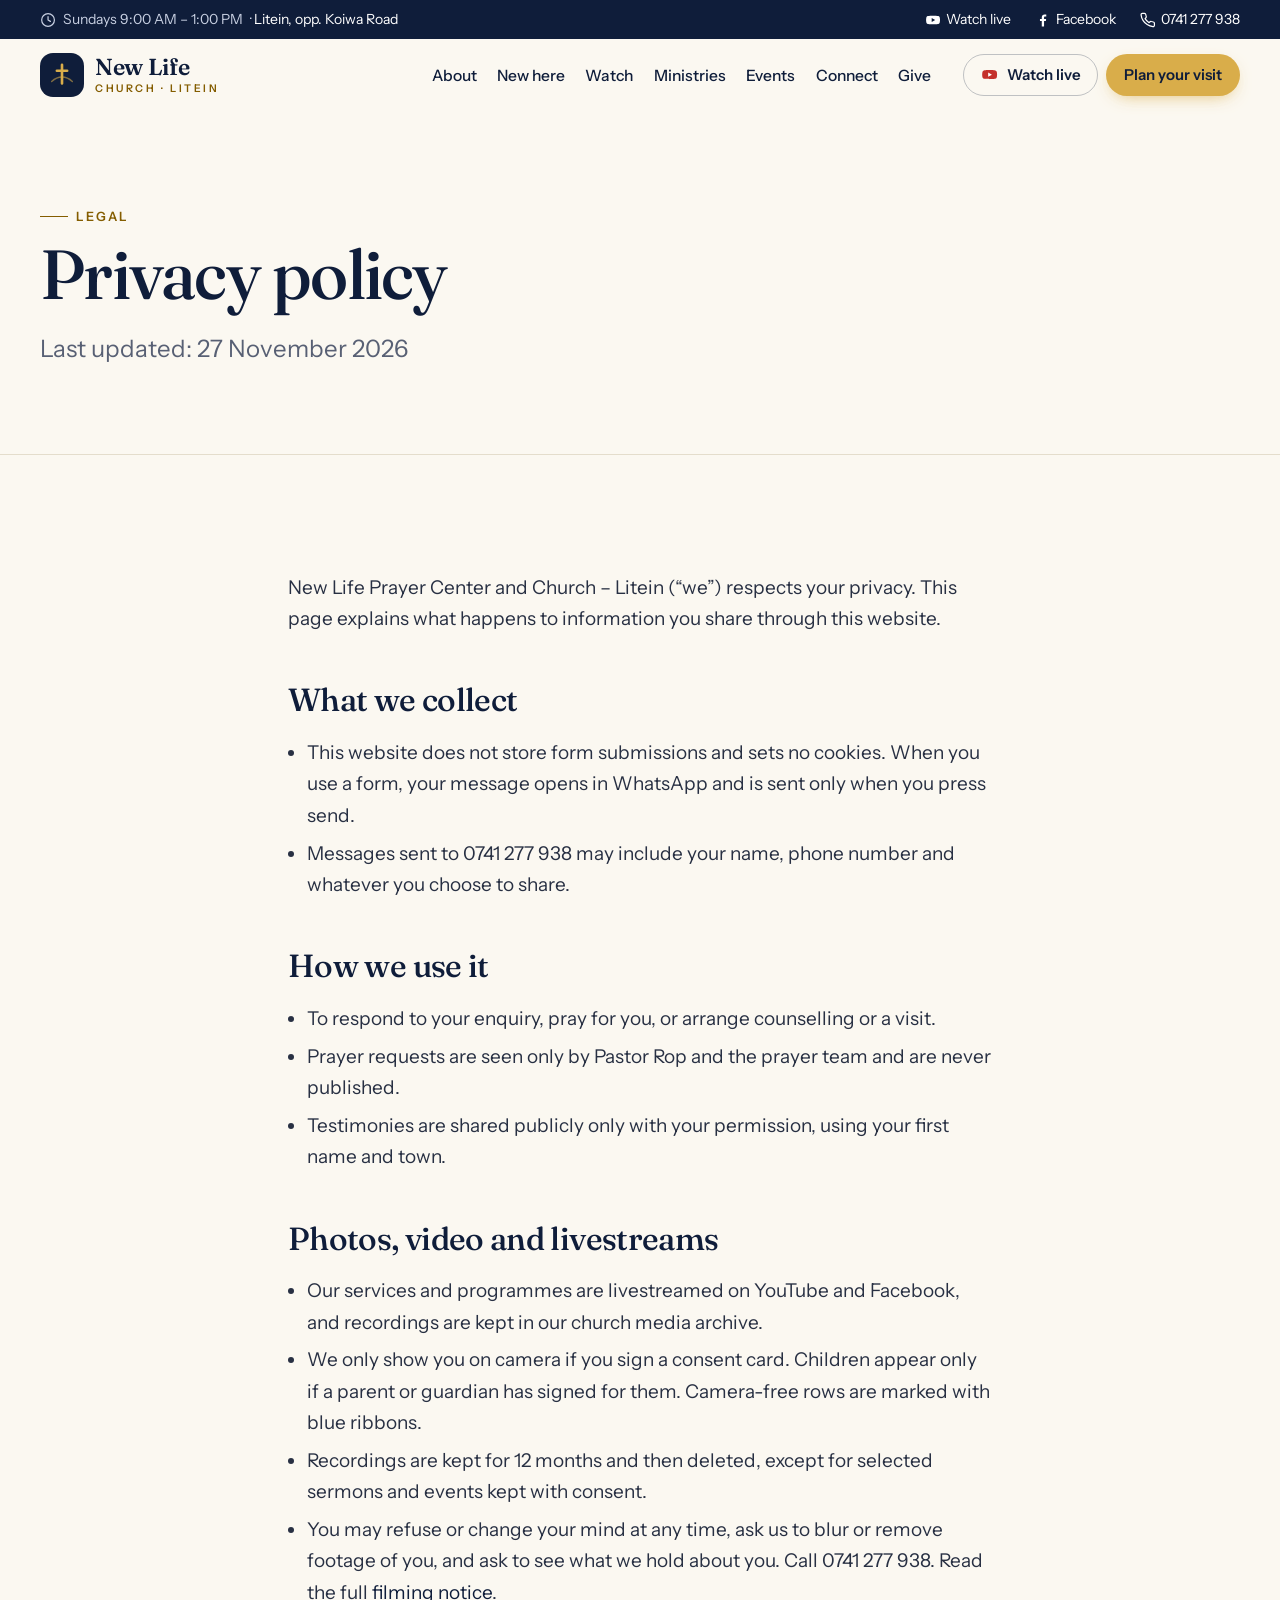
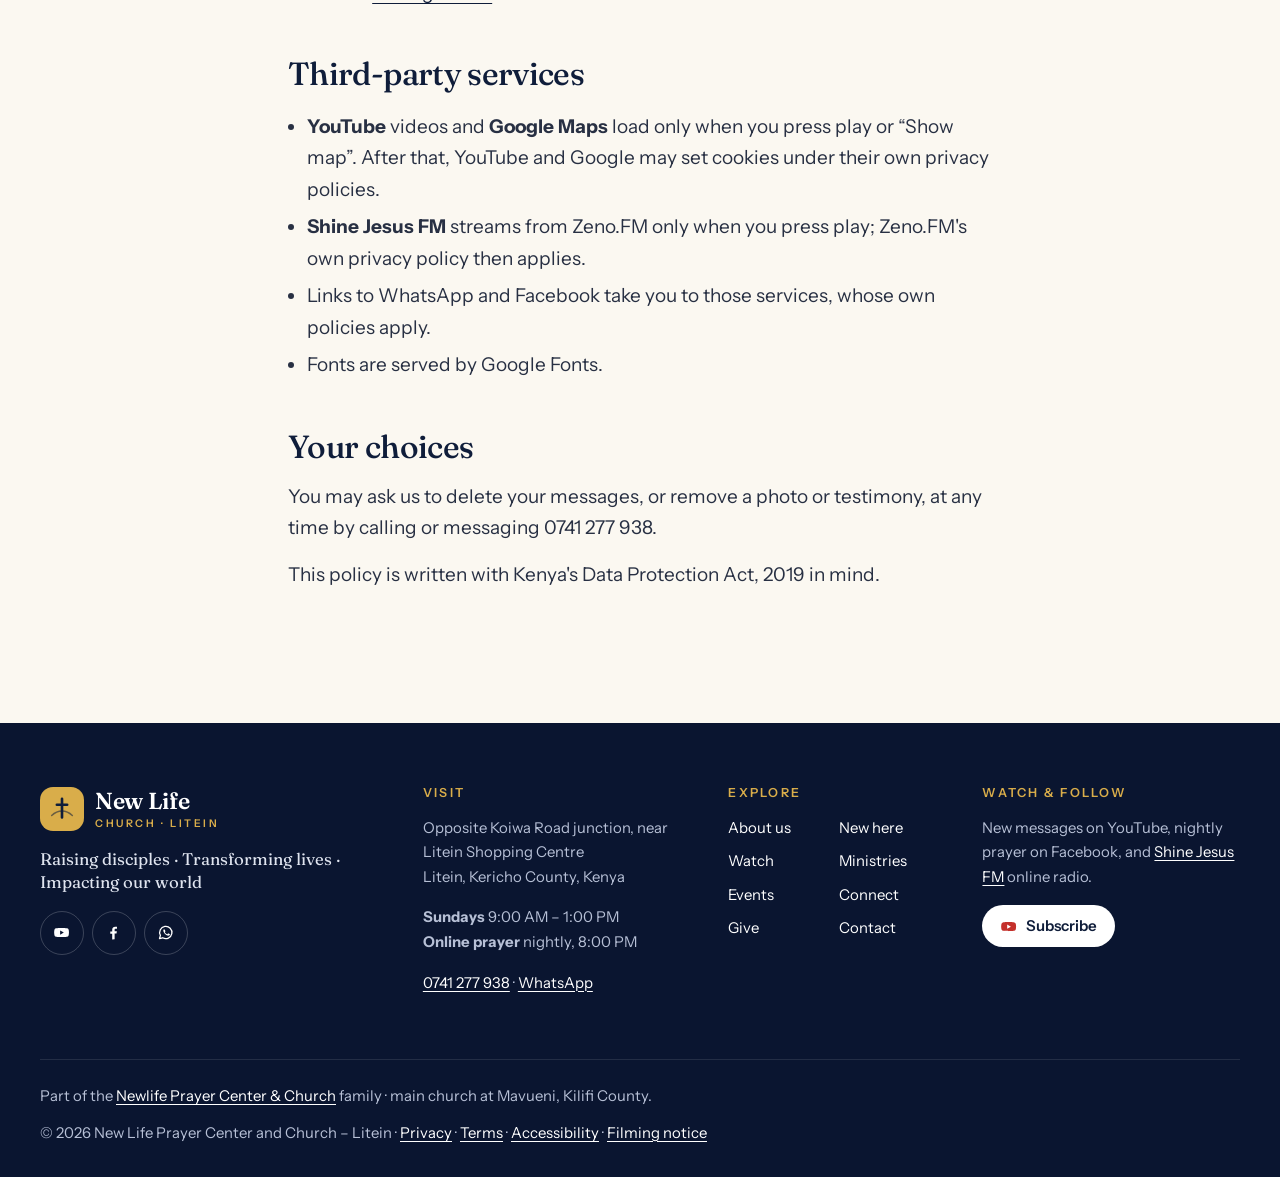
<file: privacy.html>
<!doctype html>
<html lang="en-KE" data-wa="254741277938">
<head>
<meta charset="utf-8">
<meta name="viewport" content="width=device-width, initial-scale=1, viewport-fit=cover">
<title>Privacy policy · New Life Church Litein</title>
<meta name="description" content="How New Life Church Litein handles information you share through this website.">
<meta name="robots" content="index,follow">
<link rel="canonical" href="https://newlife-litein.pages.dev/privacy">
<meta name="theme-color" content="#0f1d3a">
<meta property="og:type" content="website">
<meta property="og:site_name" content="New Life Church Litein">
<meta property="og:title" content="Privacy policy · New Life Church Litein">
<meta property="og:description" content="How New Life Church Litein handles information you share through this website.">
<meta property="og:url" content="https://newlife-litein.pages.dev/privacy">
<meta property="og:image" content="https://newlife-litein.pages.dev/images/church-hall.jpg">
<meta property="og:locale" content="en_KE">
<meta name="twitter:card" content="summary_large_image">
<link rel="icon" href="/assets/logo/newlife-icon.svg" type="image/svg+xml">
<link rel="icon" href="/favicon.ico" sizes="32x32">
<link rel="apple-touch-icon" href="/apple-touch-icon.png">
<link rel="manifest" href="/site.webmanifest">
<link rel="preconnect" href="https://fonts.googleapis.com">
<link rel="preconnect" href="https://fonts.gstatic.com" crossorigin>
<link rel="stylesheet" href="https://fonts.googleapis.com/css2?family=Fraunces:opsz,wght@9..144,400;9..144,500;9..144,600&family=Instrument+Sans:wght@400;500;600&display=swap">
<link rel="stylesheet" href="/assets/css/site.css">
<!-- CSP allows this exact script by its sha256 hash (public/_headers); update the hash if it changes -->
<script>document.documentElement.classList.add('js')</script>
<script type="application/ld+json">{"@context":"https://schema.org","@type":"BreadcrumbList","itemListElement":[{"@type":"ListItem","position":1,"name":"Home","item":"https://newlife-litein.pages.dev/"},{"@type":"ListItem","position":2,"name":"Privacy policy","item":"https://newlife-litein.pages.dev/privacy"}]}</script>
</head>
<body>
<svg width="0" height="0" style="position:absolute" aria-hidden="true" focusable="false">
  <symbol id="i-mark" viewBox="0 0 64 64"><path d="M10 46c7-6.5 14.5-9.5 22-9.5s15 3 22 9.5" fill="none" stroke="currentColor" stroke-width="3.2" stroke-linecap="round" opacity=".55"/><path d="M32 10v40M21 23h22" fill="none" stroke="currentColor" stroke-width="5.6" stroke-linecap="round"/></symbol>
  <symbol id="i-calendar" viewBox="0 0 24 24"><rect x="3" y="4.5" width="18" height="17" rx="2.5"/><path d="M8 2.5v4M16 2.5v4M3 10h18"/></symbol>
  <symbol id="i-clock" viewBox="0 0 24 24"><circle cx="12" cy="12" r="9.5"/><path d="M12 7v5l3.5 2"/></symbol>
  <symbol id="i-pin" viewBox="0 0 24 24"><path d="M19.5 10c0 5.5-7.5 11.5-7.5 11.5S4.5 15.5 4.5 10a7.5 7.5 0 0 1 15 0Z"/><circle cx="12" cy="10" r="2.75"/></symbol>
  <symbol id="i-phone" viewBox="0 0 24 24"><path d="M21.5 16.9v3a2 2 0 0 1-2.2 2 19.8 19.8 0 0 1-8.6-3.1 19.5 19.5 0 0 1-6-6A19.8 19.8 0 0 1 1.6 4.2 2 2 0 0 1 3.6 2h3a2 2 0 0 1 2 1.7c.1 1 .4 1.9.7 2.8a2 2 0 0 1-.5 2.1L7.6 9.9a16 16 0 0 0 6 6l1.3-1.3a2 2 0 0 1 2.1-.4c.9.3 1.8.6 2.8.7a2 2 0 0 1 1.7 2Z"/></symbol>
  <symbol id="i-mail" viewBox="0 0 24 24"><rect x="2.5" y="4.5" width="19" height="15" rx="2.5"/><path d="m3 6 9 7 9-7"/></symbol>
  <symbol id="i-arrow" viewBox="0 0 24 24"><path d="M5 12h14M13 6l6 6-6 6"/></symbol>
  <symbol id="i-play" viewBox="0 0 24 24"><path d="M8 5v14l11-7Z" fill="currentColor"/></symbol>
  <symbol id="i-link" viewBox="0 0 24 24"><path d="M10 13.5a4.5 4.5 0 0 0 6.4.4l3-3a4.5 4.5 0 0 0-6.4-6.4l-1.2 1.2"/><path d="M14 10.5a4.5 4.5 0 0 0-6.4-.4l-3 3a4.5 4.5 0 0 0 6.4 6.4l1.2-1.2"/></symbol>
  <symbol id="i-heart" viewBox="0 0 24 24"><path d="M12 20.5s-8.5-5-8.5-11A4.75 4.75 0 0 1 12 6.6a4.75 4.75 0 0 1 8.5 2.9c0 6-8.5 11-8.5 11Z"/></symbol>
  <symbol id="i-hands" viewBox="0 0 24 24"><path d="M12 21V11.5M12 11.5 8.5 4.8a1.6 1.6 0 0 0-2.9 1.3L8 12.5v3.2L5 18.5M12 11.5l3.5-6.7a1.6 1.6 0 0 1 2.9 1.3L16 12.5v3.2l3 2.8"/></symbol>
  <symbol id="i-users" viewBox="0 0 24 24"><circle cx="9" cy="8" r="3.5"/><path d="M2.5 20a6.5 6.5 0 0 1 13 0"/><path d="M16 4.6a3.5 3.5 0 0 1 0 6.8M18 14a6.5 6.5 0 0 1 3.5 6"/></symbol>
  <symbol id="i-radio" viewBox="0 0 24 24"><rect x="2.5" y="8" width="19" height="13" rx="2.5"/><path d="M7 4.5 17 8"/><circle cx="15.5" cy="14.5" r="3"/><path d="M6 12.5h4M6 16h4"/></symbol>
  <symbol id="i-check" viewBox="0 0 24 24"><path d="m5 12.5 4.5 4.5L19 7.5"/></symbol>
  <symbol id="i-menu" viewBox="0 0 24 24"><path d="M3.5 7h17M3.5 12h17M3.5 17h17"/></symbol>
  <symbol id="i-close" viewBox="0 0 24 24"><path d="M6 6l12 12M18 6 6 18"/></symbol>
  <symbol id="i-youtube" viewBox="0 0 24 24"><path d="M22 8.2a3 3 0 0 0-2.1-2.1C18 5.6 12 5.6 12 5.6s-6 0-7.9.5A3 3 0 0 0 2 8.2 31 31 0 0 0 1.6 12 31 31 0 0 0 2 15.8a3 3 0 0 0 2.1 2.1c1.9.5 7.9.5 7.9.5s6 0 7.9-.5a3 3 0 0 0 2.1-2.1 31 31 0 0 0 .4-3.8 31 31 0 0 0-.4-3.8Z" fill="currentColor" stroke="none"/><path d="m10 15 5.2-3L10 9Z" fill="var(--yt-play, #fff)" stroke="none"/></symbol>
  <symbol id="i-facebook" viewBox="0 0 24 24"><path d="M13.5 21.5v-8h2.7l.4-3.2h-3.1V8.3c0-.9.3-1.6 1.6-1.6h1.7V3.9a22 22 0 0 0-2.5-.1c-2.5 0-4.2 1.5-4.2 4.3v2.3H7.4v3.2h2.7v8" fill="currentColor" stroke="none"/></symbol>
  <symbol id="i-whatsapp" viewBox="0 0 24 24"><path d="M3.5 20.5 4.8 16A8.6 8.6 0 1 1 8 19.3Z"/><path d="M9 8.2c.2-.5.6-.5.9-.5h.5c.2 0 .4 0 .6.5l.8 1.8c.1.2 0 .4-.1.6l-.6.7c-.1.1-.2.3 0 .5a6.3 6.3 0 0 0 3 2.6c.2.1.4.1.5-.1l.8-1c.2-.2.4-.2.6-.1l1.8.9c.2.1.3.2.3.4 0 .5-.2 1.4-1.3 1.8-1.4.5-3.5-.2-5.4-2.1S8.4 9.8 9 8.2Z" fill="currentColor" stroke="none"/></symbol>
</svg>

<a class="skip" href="#main">Skip to main content</a>

<div class="topbar">
  <div class="wrap topbar__inner">
    <p><svg class="i" aria-hidden="true"><use href="#i-clock"/></svg> Sundays 9:00 AM – 1:00 PM<span class="topbar__where"> · <a href="/visit#location">Litein, opp. Koiwa Road</a></span></p>
    <p class="topbar__social">
      <a href="https://www.youtube.com/@pastorrop/live" target="_blank" rel="noopener"><svg class="i" aria-hidden="true"><use href="#i-youtube"/></svg> Watch live</a>
      <a href="https://www.facebook.com/search/top?q=Pst%20Rop" target="_blank" rel="noopener"><svg class="i" aria-hidden="true"><use href="#i-facebook"/></svg> Facebook</a>
      <a href="tel:+254741277938"><svg class="i" aria-hidden="true"><use href="#i-phone"/></svg> 0741 277 938</a>
    </p>
  </div>
</div>

<header class="header" data-header>
  <div class="wrap header__inner">
    <a class="logo" href="/" aria-label="New Life Church Litein — home">
      <span class="logo__mark"><svg aria-hidden="true"><use href="#i-mark"/></svg></span>
      <span class="logo__text"><b>New Life</b><small>Church · Litein</small></span>
    </a>
    <button class="menu-btn" type="button" aria-expanded="false" aria-controls="site-nav" data-menu-btn>
      <svg class="i" aria-hidden="true"><use href="#i-menu"/></svg><span>Menu</span>
    </button>
    <nav class="nav" id="site-nav" aria-label="Main" data-nav>
      <ul class="nav__list">
        <li><a href="/about" data-nav="about">About</a></li>
        <li><a href="/visit" data-nav="visit">New here</a></li>
        <li><a href="/watch" data-nav="watch">Watch</a></li>
        <li><a href="/ministries" data-nav="ministries">Ministries</a></li>
        <li><a href="/events" data-nav="events">Events</a></li>
        <li><a href="/connect" data-nav="connect">Connect</a></li>
        <li><a href="/give" data-nav="give">Give</a></li>
        <li class="nav__mobile-only"><a href="/contact" data-nav="contact">Contact</a></li>
      </ul>
      <div class="nav__cta">
        <a class="btn btn--ghost btn--sm nav__live" href="https://www.youtube.com/@pastorrop/live" target="_blank" rel="noopener"><svg class="i" aria-hidden="true"><use href="#i-youtube"/></svg> Watch live</a>
        <a class="btn btn--primary btn--sm" href="/visit#plan">Plan your visit</a>
      </div>
      <p class="nav__mobile-only nav__social">
        <a href="https://www.youtube.com/@pastorrop" target="_blank" rel="noopener"><svg class="i" aria-hidden="true"><use href="#i-youtube"/></svg> YouTube</a>
        <a href="https://www.facebook.com/search/top?q=Pst%20Rop" target="_blank" rel="noopener"><svg class="i" aria-hidden="true"><use href="#i-facebook"/></svg> Facebook</a>
        <a href="tel:+254741277938"><svg class="i" aria-hidden="true"><use href="#i-phone"/></svg> Call</a>
      </p>
    </nav>
  </div>
</header>

<main id="main" tabindex="-1">
<section class="page-hero"><div class="wrap"><p class="eyebrow">Legal</p><h1>Privacy policy</h1><p class="lead">Last updated: 27 November 2026</p></div></section>
<section class="section"><div class="wrap prose">
  <p>New Life Prayer Center and Church – Litein (“we”) respects your privacy. This page explains what happens to information you share through this website.</p>
  <h2>What we collect</h2>
  <ul>
    <li>This website does not store form submissions and sets no cookies. When you use a form, your message opens in WhatsApp and is sent only when you press send.</li>
    <li>Messages sent to 0741 277 938 may include your name, phone number and whatever you choose to share.</li>
  </ul>
  <h2>How we use it</h2>
  <ul>
    <li>To respond to your enquiry, pray for you, or arrange counselling or a visit.</li>
    <li>Prayer requests are seen only by Pastor Rop and the prayer team and are never published.</li>
    <li>Testimonies are shared publicly only with your permission, using your first name and town.</li>
  </ul>
  <h2>Photos, video and livestreams</h2>
  <ul>
    <li>Our services and programmes are livestreamed on YouTube and Facebook, and recordings are kept in our church media archive.</li>
    <li>We only show you on camera if you sign a consent card. Children appear only if a parent or guardian has signed for them. Camera-free rows are marked with blue ribbons.</li>
    <li>Recordings are kept for 12 months and then deleted, except for selected sermons and events kept with consent.</li>
    <li>You may refuse or change your mind at any time, ask us to blur or remove footage of you, and ask to see what we hold about you. Call 0741 277 938. Read the full <a href="/filming-notice">filming notice</a>.</li>
  </ul>
  <h2>Third-party services</h2>
  <ul>
    <li><strong>YouTube</strong> videos and <strong>Google Maps</strong> load only when you press play or “Show map”. After that, YouTube and Google may set cookies under their own privacy policies.</li>
    <li><strong>Shine Jesus FM</strong> streams from Zeno.FM only when you press play; Zeno.FM's own privacy policy then applies.</li>
    <li>Links to WhatsApp and Facebook take you to those services, whose own policies apply.</li>
    <li>Fonts are served by Google Fonts.</li>
  </ul>
  <h2>Your choices</h2>
  <p>You may ask us to delete your messages, or remove a photo or testimony, at any time by calling or messaging 0741 277 938.</p>
  <p>This policy is written with Kenya's Data Protection Act, 2019 in mind.</p>
</div></section>

</main>

<footer class="footer">
  <div class="wrap">
    <div class="footer__top">
      <div class="footer__brand">
        <a class="logo logo--light" href="/" aria-label="New Life Church Litein — home">
          <span class="logo__mark"><svg aria-hidden="true"><use href="#i-mark"/></svg></span>
          <span class="logo__text"><b>New Life</b><small>Church · Litein</small></span>
        </a>
        <p class="footer__tag">Raising disciples · Transforming lives · Impacting our world</p>
        <p class="footer__social">
          <a class="social" href="https://www.youtube.com/@pastorrop" target="_blank" rel="noopener"><svg class="i" aria-hidden="true"><use href="#i-youtube"/></svg><span class="sr-only">YouTube</span></a>
          <a class="social" href="https://www.facebook.com/search/top?q=Pst%20Rop" target="_blank" rel="noopener"><svg class="i" aria-hidden="true"><use href="#i-facebook"/></svg><span class="sr-only">Facebook</span></a>
          <a class="social" href="https://wa.me/254741277938" target="_blank" rel="noopener"><svg class="i" aria-hidden="true"><use href="#i-whatsapp"/></svg><span class="sr-only">WhatsApp</span></a>
        </p>
      </div>
      <div>
        <h2 class="footer__h">Visit</h2>
        <address>
          <p>Opposite Koiwa Road junction, near Litein Shopping Centre<br>Litein, Kericho County, Kenya</p>
          <p><strong>Sundays</strong> 9:00 AM – 1:00 PM<br><strong>Online prayer</strong> nightly, 8:00 PM</p>
          <p><a href="tel:+254741277938">0741 277 938</a> · <a href="https://wa.me/254741277938" target="_blank" rel="noopener">WhatsApp</a></p>
        </address>
      </div>
      <nav aria-label="Footer">
        <h2 class="footer__h">Explore</h2>
        <ul class="footer__links">
          <li><a href="/about">About us</a></li><li><a href="/visit">New here</a></li>
          <li><a href="/watch">Watch</a></li><li><a href="/ministries">Ministries</a></li>
          <li><a href="/events">Events</a></li><li><a href="/connect">Connect</a></li>
          <li><a href="/give">Give</a></li><li><a href="/contact">Contact</a></li>
        </ul>
      </nav>
      <div class="footer__watch">
        <h2 class="footer__h">Watch &amp; follow</h2>
        <p>New messages on YouTube, nightly prayer on Facebook, and <a href="/watch#radio">Shine Jesus FM</a> online radio.</p>
        <a class="btn btn--light btn--sm" href="https://www.youtube.com/@pastorrop?sub_confirmation=1" target="_blank" rel="noopener"><svg class="i" aria-hidden="true"><use href="#i-youtube"/></svg> Subscribe</a>
      </div>
    </div>
    <div class="footer__bottom">
      <p>Part of the <a href="https://newlifeprayercenterandchurch.org/" target="_blank" rel="noopener">Newlife Prayer Center & Church</a> family · main church at Mavueni, Kilifi County.</p>
      <p>© <span data-year>2026</span> New Life Prayer Center and Church – Litein · <a href="/privacy">Privacy</a> · <a href="/terms">Terms</a> · <a href="/accessibility">Accessibility</a> · <a href="/filming-notice">Filming notice</a></p>
    </div>
  </div>
</footer>

<div class="mobile-cta" data-mobile-cta>
  <a class="btn btn--primary" href="/visit#plan">Plan your visit</a>
  <a class="btn btn--ink" href="https://www.youtube.com/@pastorrop/live" target="_blank" rel="noopener"><svg class="i" aria-hidden="true"><use href="#i-youtube"/></svg> Live</a>
</div>

<script src="/assets/js/site.js" defer></script>
</body>
</html>
</file>
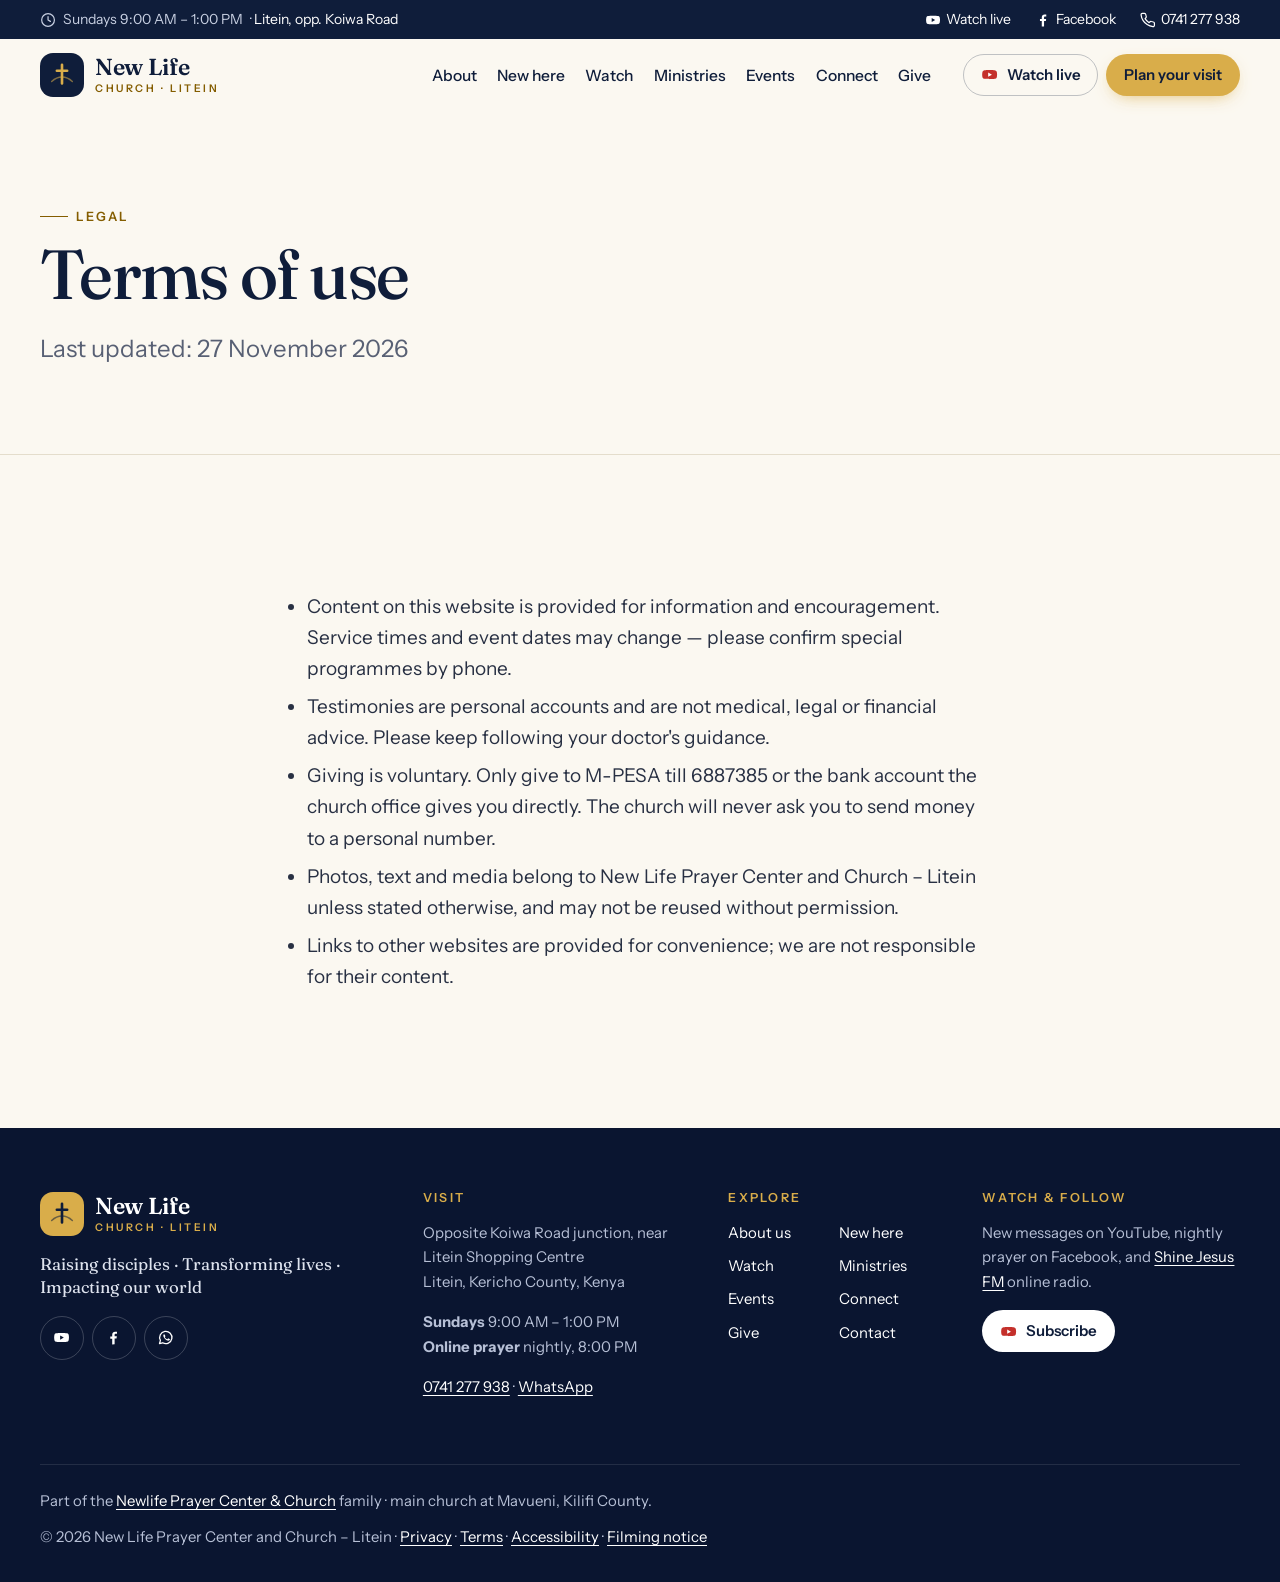
<file: terms.html>
<!doctype html>
<html lang="en-KE" data-wa="254741277938">
<head>
<meta charset="utf-8">
<meta name="viewport" content="width=device-width, initial-scale=1, viewport-fit=cover">
<title>Terms of use · New Life Church Litein</title>
<meta name="description" content="Terms of use for the New Life Church Litein website: service times, testimonies, safe giving and use of photos and content.">
<meta name="robots" content="index,follow">
<link rel="canonical" href="https://newlife-litein.pages.dev/terms">
<meta name="theme-color" content="#0f1d3a">
<meta property="og:type" content="website">
<meta property="og:site_name" content="New Life Church Litein">
<meta property="og:title" content="Terms of use · New Life Church Litein">
<meta property="og:description" content="Terms of use for the New Life Church Litein website: service times, testimonies, safe giving and use of photos and content.">
<meta property="og:url" content="https://newlife-litein.pages.dev/terms">
<meta property="og:image" content="https://newlife-litein.pages.dev/images/church-hall.jpg">
<meta property="og:locale" content="en_KE">
<meta name="twitter:card" content="summary_large_image">
<link rel="icon" href="/assets/logo/newlife-icon.svg" type="image/svg+xml">
<link rel="icon" href="/favicon.ico" sizes="32x32">
<link rel="apple-touch-icon" href="/apple-touch-icon.png">
<link rel="manifest" href="/site.webmanifest">
<link rel="preconnect" href="https://fonts.googleapis.com">
<link rel="preconnect" href="https://fonts.gstatic.com" crossorigin>
<link rel="stylesheet" href="https://fonts.googleapis.com/css2?family=Fraunces:opsz,wght@9..144,400;9..144,500;9..144,600&family=Instrument+Sans:wght@400;500;600&display=swap">
<link rel="stylesheet" href="/assets/css/site.css">
<!-- CSP allows this exact script by its sha256 hash (public/_headers); update the hash if it changes -->
<script>document.documentElement.classList.add('js')</script>
<script type="application/ld+json">{"@context":"https://schema.org","@type":"BreadcrumbList","itemListElement":[{"@type":"ListItem","position":1,"name":"Home","item":"https://newlife-litein.pages.dev/"},{"@type":"ListItem","position":2,"name":"Terms of use","item":"https://newlife-litein.pages.dev/terms"}]}</script>
</head>
<body>
<svg width="0" height="0" style="position:absolute" aria-hidden="true" focusable="false">
  <symbol id="i-mark" viewBox="0 0 64 64"><path d="M10 46c7-6.5 14.5-9.5 22-9.5s15 3 22 9.5" fill="none" stroke="currentColor" stroke-width="3.2" stroke-linecap="round" opacity=".55"/><path d="M32 10v40M21 23h22" fill="none" stroke="currentColor" stroke-width="5.6" stroke-linecap="round"/></symbol>
  <symbol id="i-calendar" viewBox="0 0 24 24"><rect x="3" y="4.5" width="18" height="17" rx="2.5"/><path d="M8 2.5v4M16 2.5v4M3 10h18"/></symbol>
  <symbol id="i-clock" viewBox="0 0 24 24"><circle cx="12" cy="12" r="9.5"/><path d="M12 7v5l3.5 2"/></symbol>
  <symbol id="i-pin" viewBox="0 0 24 24"><path d="M19.5 10c0 5.5-7.5 11.5-7.5 11.5S4.5 15.5 4.5 10a7.5 7.5 0 0 1 15 0Z"/><circle cx="12" cy="10" r="2.75"/></symbol>
  <symbol id="i-phone" viewBox="0 0 24 24"><path d="M21.5 16.9v3a2 2 0 0 1-2.2 2 19.8 19.8 0 0 1-8.6-3.1 19.5 19.5 0 0 1-6-6A19.8 19.8 0 0 1 1.6 4.2 2 2 0 0 1 3.6 2h3a2 2 0 0 1 2 1.7c.1 1 .4 1.9.7 2.8a2 2 0 0 1-.5 2.1L7.6 9.9a16 16 0 0 0 6 6l1.3-1.3a2 2 0 0 1 2.1-.4c.9.3 1.8.6 2.8.7a2 2 0 0 1 1.7 2Z"/></symbol>
  <symbol id="i-mail" viewBox="0 0 24 24"><rect x="2.5" y="4.5" width="19" height="15" rx="2.5"/><path d="m3 6 9 7 9-7"/></symbol>
  <symbol id="i-arrow" viewBox="0 0 24 24"><path d="M5 12h14M13 6l6 6-6 6"/></symbol>
  <symbol id="i-play" viewBox="0 0 24 24"><path d="M8 5v14l11-7Z" fill="currentColor"/></symbol>
  <symbol id="i-link" viewBox="0 0 24 24"><path d="M10 13.5a4.5 4.5 0 0 0 6.4.4l3-3a4.5 4.5 0 0 0-6.4-6.4l-1.2 1.2"/><path d="M14 10.5a4.5 4.5 0 0 0-6.4-.4l-3 3a4.5 4.5 0 0 0 6.4 6.4l1.2-1.2"/></symbol>
  <symbol id="i-heart" viewBox="0 0 24 24"><path d="M12 20.5s-8.5-5-8.5-11A4.75 4.75 0 0 1 12 6.6a4.75 4.75 0 0 1 8.5 2.9c0 6-8.5 11-8.5 11Z"/></symbol>
  <symbol id="i-hands" viewBox="0 0 24 24"><path d="M12 21V11.5M12 11.5 8.5 4.8a1.6 1.6 0 0 0-2.9 1.3L8 12.5v3.2L5 18.5M12 11.5l3.5-6.7a1.6 1.6 0 0 1 2.9 1.3L16 12.5v3.2l3 2.8"/></symbol>
  <symbol id="i-users" viewBox="0 0 24 24"><circle cx="9" cy="8" r="3.5"/><path d="M2.5 20a6.5 6.5 0 0 1 13 0"/><path d="M16 4.6a3.5 3.5 0 0 1 0 6.8M18 14a6.5 6.5 0 0 1 3.5 6"/></symbol>
  <symbol id="i-radio" viewBox="0 0 24 24"><rect x="2.5" y="8" width="19" height="13" rx="2.5"/><path d="M7 4.5 17 8"/><circle cx="15.5" cy="14.5" r="3"/><path d="M6 12.5h4M6 16h4"/></symbol>
  <symbol id="i-check" viewBox="0 0 24 24"><path d="m5 12.5 4.5 4.5L19 7.5"/></symbol>
  <symbol id="i-menu" viewBox="0 0 24 24"><path d="M3.5 7h17M3.5 12h17M3.5 17h17"/></symbol>
  <symbol id="i-close" viewBox="0 0 24 24"><path d="M6 6l12 12M18 6 6 18"/></symbol>
  <symbol id="i-youtube" viewBox="0 0 24 24"><path d="M22 8.2a3 3 0 0 0-2.1-2.1C18 5.6 12 5.6 12 5.6s-6 0-7.9.5A3 3 0 0 0 2 8.2 31 31 0 0 0 1.6 12 31 31 0 0 0 2 15.8a3 3 0 0 0 2.1 2.1c1.9.5 7.9.5 7.9.5s6 0 7.9-.5a3 3 0 0 0 2.1-2.1 31 31 0 0 0 .4-3.8 31 31 0 0 0-.4-3.8Z" fill="currentColor" stroke="none"/><path d="m10 15 5.2-3L10 9Z" fill="var(--yt-play, #fff)" stroke="none"/></symbol>
  <symbol id="i-facebook" viewBox="0 0 24 24"><path d="M13.5 21.5v-8h2.7l.4-3.2h-3.1V8.3c0-.9.3-1.6 1.6-1.6h1.7V3.9a22 22 0 0 0-2.5-.1c-2.5 0-4.2 1.5-4.2 4.3v2.3H7.4v3.2h2.7v8" fill="currentColor" stroke="none"/></symbol>
  <symbol id="i-whatsapp" viewBox="0 0 24 24"><path d="M3.5 20.5 4.8 16A8.6 8.6 0 1 1 8 19.3Z"/><path d="M9 8.2c.2-.5.6-.5.9-.5h.5c.2 0 .4 0 .6.5l.8 1.8c.1.2 0 .4-.1.6l-.6.7c-.1.1-.2.3 0 .5a6.3 6.3 0 0 0 3 2.6c.2.1.4.1.5-.1l.8-1c.2-.2.4-.2.6-.1l1.8.9c.2.1.3.2.3.4 0 .5-.2 1.4-1.3 1.8-1.4.5-3.5-.2-5.4-2.1S8.4 9.8 9 8.2Z" fill="currentColor" stroke="none"/></symbol>
</svg>

<a class="skip" href="#main">Skip to main content</a>

<div class="topbar">
  <div class="wrap topbar__inner">
    <p><svg class="i" aria-hidden="true"><use href="#i-clock"/></svg> Sundays 9:00 AM – 1:00 PM<span class="topbar__where"> · <a href="/visit#location">Litein, opp. Koiwa Road</a></span></p>
    <p class="topbar__social">
      <a href="https://www.youtube.com/@pastorrop/live" target="_blank" rel="noopener"><svg class="i" aria-hidden="true"><use href="#i-youtube"/></svg> Watch live</a>
      <a href="https://www.facebook.com/search/top?q=Pst%20Rop" target="_blank" rel="noopener"><svg class="i" aria-hidden="true"><use href="#i-facebook"/></svg> Facebook</a>
      <a href="tel:+254741277938"><svg class="i" aria-hidden="true"><use href="#i-phone"/></svg> 0741 277 938</a>
    </p>
  </div>
</div>

<header class="header" data-header>
  <div class="wrap header__inner">
    <a class="logo" href="/" aria-label="New Life Church Litein — home">
      <span class="logo__mark"><svg aria-hidden="true"><use href="#i-mark"/></svg></span>
      <span class="logo__text"><b>New Life</b><small>Church · Litein</small></span>
    </a>
    <button class="menu-btn" type="button" aria-expanded="false" aria-controls="site-nav" data-menu-btn>
      <svg class="i" aria-hidden="true"><use href="#i-menu"/></svg><span>Menu</span>
    </button>
    <nav class="nav" id="site-nav" aria-label="Main" data-nav>
      <ul class="nav__list">
        <li><a href="/about" data-nav="about">About</a></li>
        <li><a href="/visit" data-nav="visit">New here</a></li>
        <li><a href="/watch" data-nav="watch">Watch</a></li>
        <li><a href="/ministries" data-nav="ministries">Ministries</a></li>
        <li><a href="/events" data-nav="events">Events</a></li>
        <li><a href="/connect" data-nav="connect">Connect</a></li>
        <li><a href="/give" data-nav="give">Give</a></li>
        <li class="nav__mobile-only"><a href="/contact" data-nav="contact">Contact</a></li>
      </ul>
      <div class="nav__cta">
        <a class="btn btn--ghost btn--sm nav__live" href="https://www.youtube.com/@pastorrop/live" target="_blank" rel="noopener"><svg class="i" aria-hidden="true"><use href="#i-youtube"/></svg> Watch live</a>
        <a class="btn btn--primary btn--sm" href="/visit#plan">Plan your visit</a>
      </div>
      <p class="nav__mobile-only nav__social">
        <a href="https://www.youtube.com/@pastorrop" target="_blank" rel="noopener"><svg class="i" aria-hidden="true"><use href="#i-youtube"/></svg> YouTube</a>
        <a href="https://www.facebook.com/search/top?q=Pst%20Rop" target="_blank" rel="noopener"><svg class="i" aria-hidden="true"><use href="#i-facebook"/></svg> Facebook</a>
        <a href="tel:+254741277938"><svg class="i" aria-hidden="true"><use href="#i-phone"/></svg> Call</a>
      </p>
    </nav>
  </div>
</header>

<main id="main" tabindex="-1">
<section class="page-hero"><div class="wrap"><p class="eyebrow">Legal</p><h1>Terms of use</h1><p class="lead">Last updated: 27 November 2026</p></div></section>
<section class="section"><div class="wrap prose">
  <ul>
    <li>Content on this website is provided for information and encouragement. Service times and event dates may change — please confirm special programmes by phone.</li>
    <li>Testimonies are personal accounts and are not medical, legal or financial advice. Please keep following your doctor's guidance.</li>
    <li>Giving is voluntary. Only give to M-PESA till 6887385 or the bank account the church office gives you directly. The church will never ask you to send money to a personal number.</li>
    <li>Photos, text and media belong to New Life Prayer Center and Church – Litein unless stated otherwise, and may not be reused without permission.</li>
    <li>Links to other websites are provided for convenience; we are not responsible for their content.</li>
  </ul>
</div></section>

</main>

<footer class="footer">
  <div class="wrap">
    <div class="footer__top">
      <div class="footer__brand">
        <a class="logo logo--light" href="/" aria-label="New Life Church Litein — home">
          <span class="logo__mark"><svg aria-hidden="true"><use href="#i-mark"/></svg></span>
          <span class="logo__text"><b>New Life</b><small>Church · Litein</small></span>
        </a>
        <p class="footer__tag">Raising disciples · Transforming lives · Impacting our world</p>
        <p class="footer__social">
          <a class="social" href="https://www.youtube.com/@pastorrop" target="_blank" rel="noopener"><svg class="i" aria-hidden="true"><use href="#i-youtube"/></svg><span class="sr-only">YouTube</span></a>
          <a class="social" href="https://www.facebook.com/search/top?q=Pst%20Rop" target="_blank" rel="noopener"><svg class="i" aria-hidden="true"><use href="#i-facebook"/></svg><span class="sr-only">Facebook</span></a>
          <a class="social" href="https://wa.me/254741277938" target="_blank" rel="noopener"><svg class="i" aria-hidden="true"><use href="#i-whatsapp"/></svg><span class="sr-only">WhatsApp</span></a>
        </p>
      </div>
      <div>
        <h2 class="footer__h">Visit</h2>
        <address>
          <p>Opposite Koiwa Road junction, near Litein Shopping Centre<br>Litein, Kericho County, Kenya</p>
          <p><strong>Sundays</strong> 9:00 AM – 1:00 PM<br><strong>Online prayer</strong> nightly, 8:00 PM</p>
          <p><a href="tel:+254741277938">0741 277 938</a> · <a href="https://wa.me/254741277938" target="_blank" rel="noopener">WhatsApp</a></p>
        </address>
      </div>
      <nav aria-label="Footer">
        <h2 class="footer__h">Explore</h2>
        <ul class="footer__links">
          <li><a href="/about">About us</a></li><li><a href="/visit">New here</a></li>
          <li><a href="/watch">Watch</a></li><li><a href="/ministries">Ministries</a></li>
          <li><a href="/events">Events</a></li><li><a href="/connect">Connect</a></li>
          <li><a href="/give">Give</a></li><li><a href="/contact">Contact</a></li>
        </ul>
      </nav>
      <div class="footer__watch">
        <h2 class="footer__h">Watch &amp; follow</h2>
        <p>New messages on YouTube, nightly prayer on Facebook, and <a href="/watch#radio">Shine Jesus FM</a> online radio.</p>
        <a class="btn btn--light btn--sm" href="https://www.youtube.com/@pastorrop?sub_confirmation=1" target="_blank" rel="noopener"><svg class="i" aria-hidden="true"><use href="#i-youtube"/></svg> Subscribe</a>
      </div>
    </div>
    <div class="footer__bottom">
      <p>Part of the <a href="https://newlifeprayercenterandchurch.org/" target="_blank" rel="noopener">Newlife Prayer Center & Church</a> family · main church at Mavueni, Kilifi County.</p>
      <p>© <span data-year>2026</span> New Life Prayer Center and Church – Litein · <a href="/privacy">Privacy</a> · <a href="/terms">Terms</a> · <a href="/accessibility">Accessibility</a> · <a href="/filming-notice">Filming notice</a></p>
    </div>
  </div>
</footer>

<div class="mobile-cta" data-mobile-cta>
  <a class="btn btn--primary" href="/visit#plan">Plan your visit</a>
  <a class="btn btn--ink" href="https://www.youtube.com/@pastorrop/live" target="_blank" rel="noopener"><svg class="i" aria-hidden="true"><use href="#i-youtube"/></svg> Live</a>
</div>

<script src="/assets/js/site.js" defer></script>
</body>
</html>
</file>
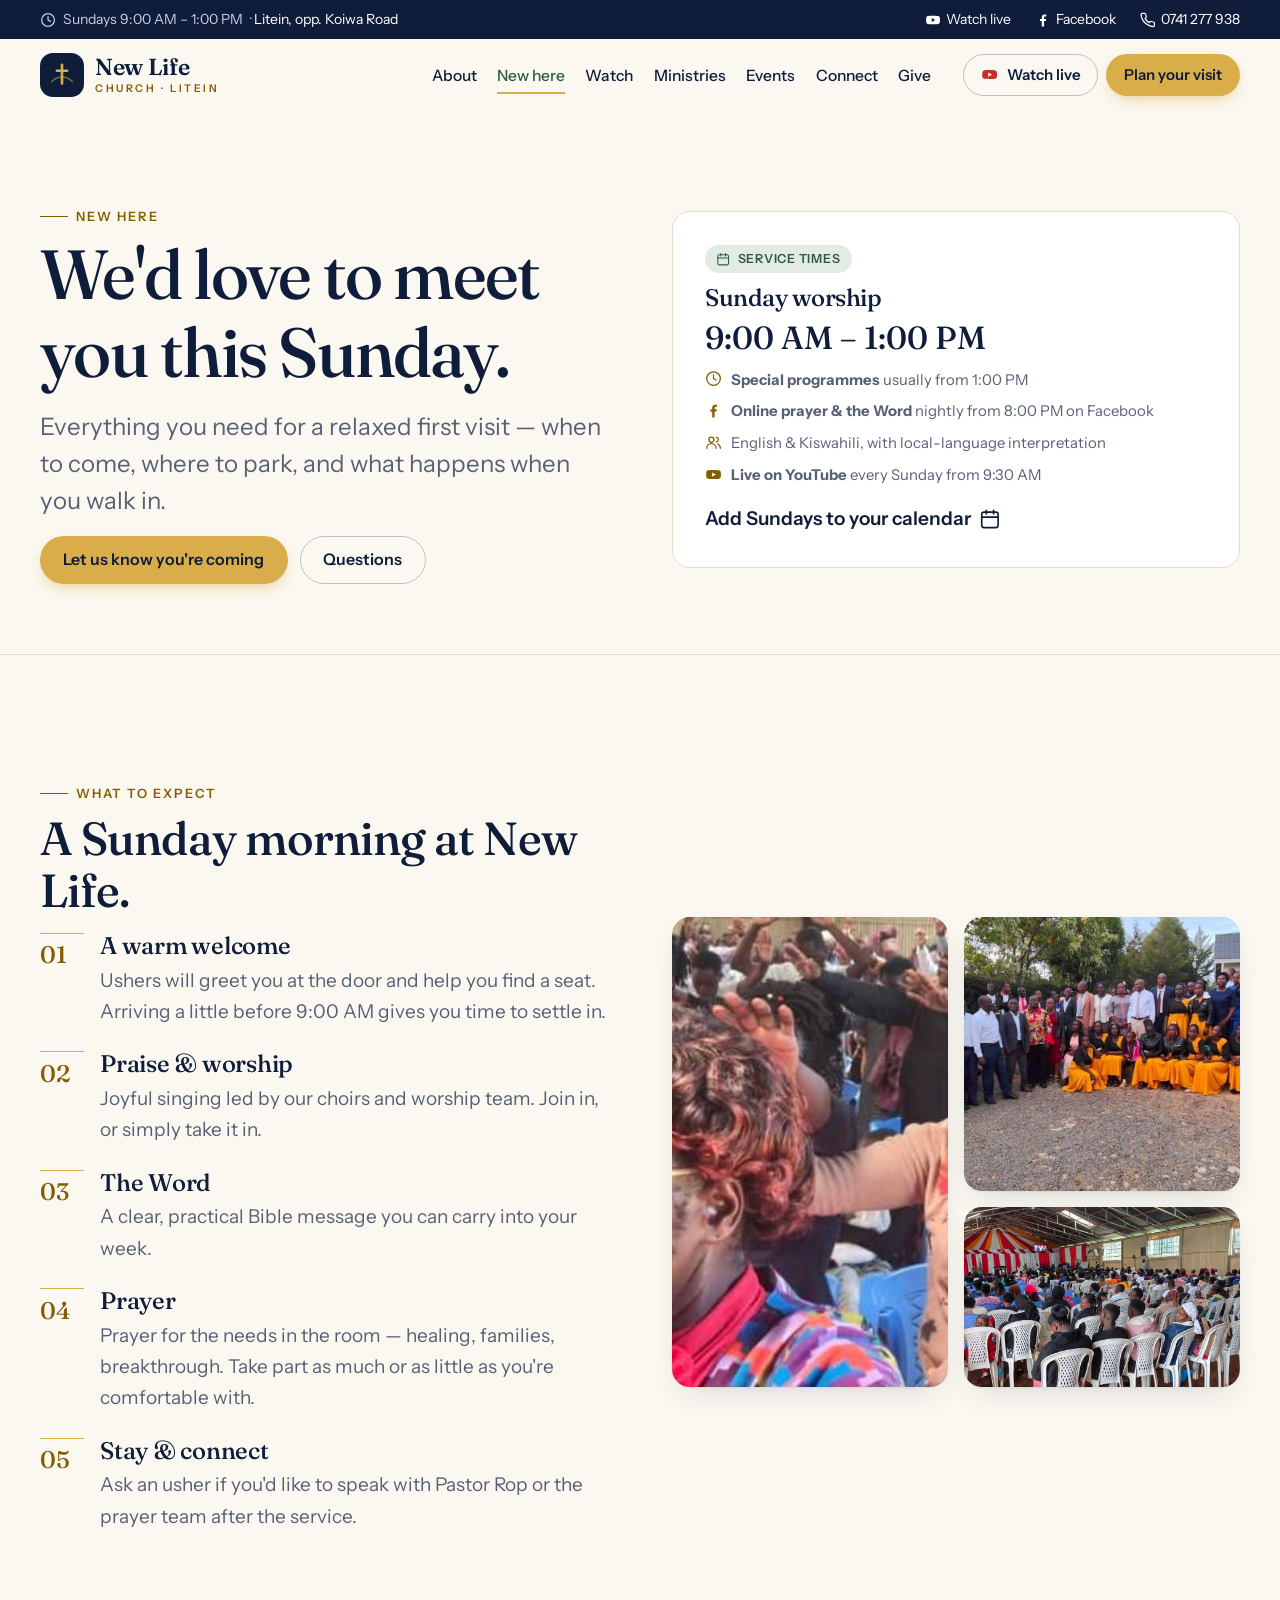
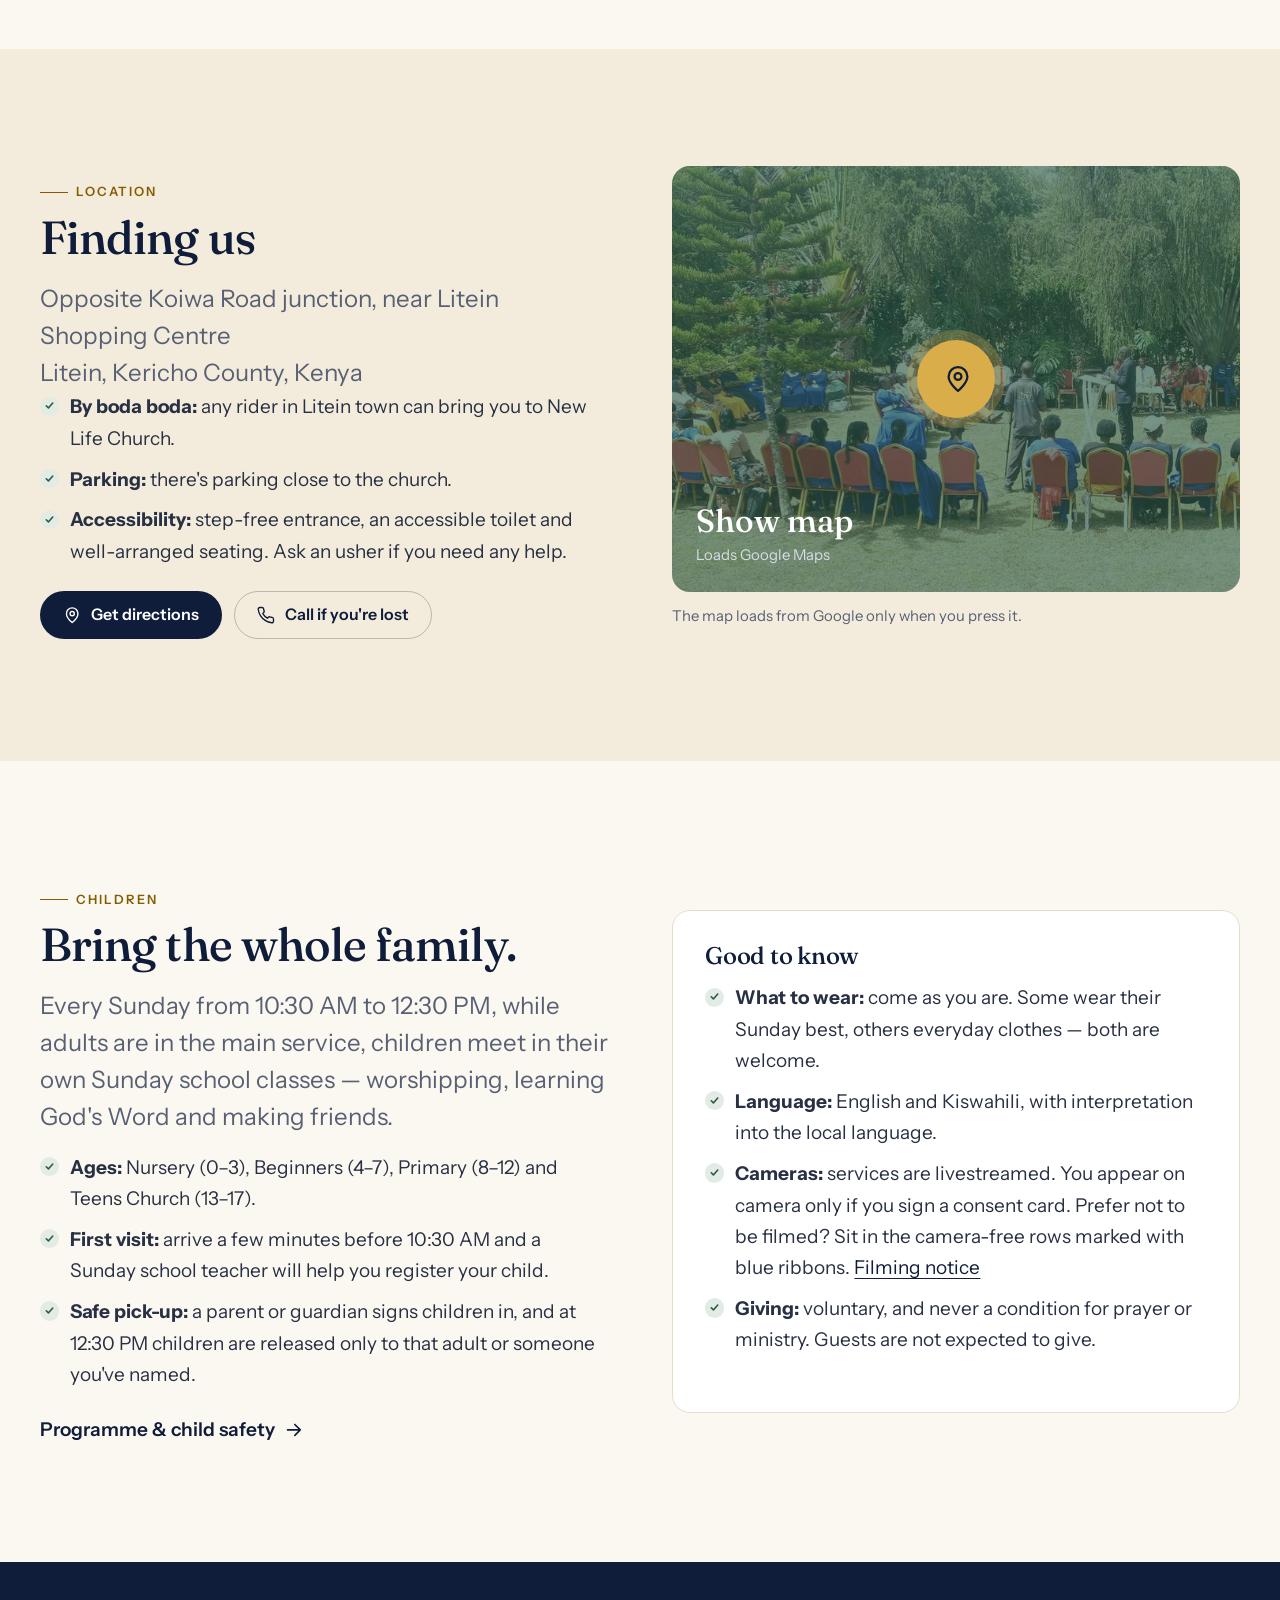
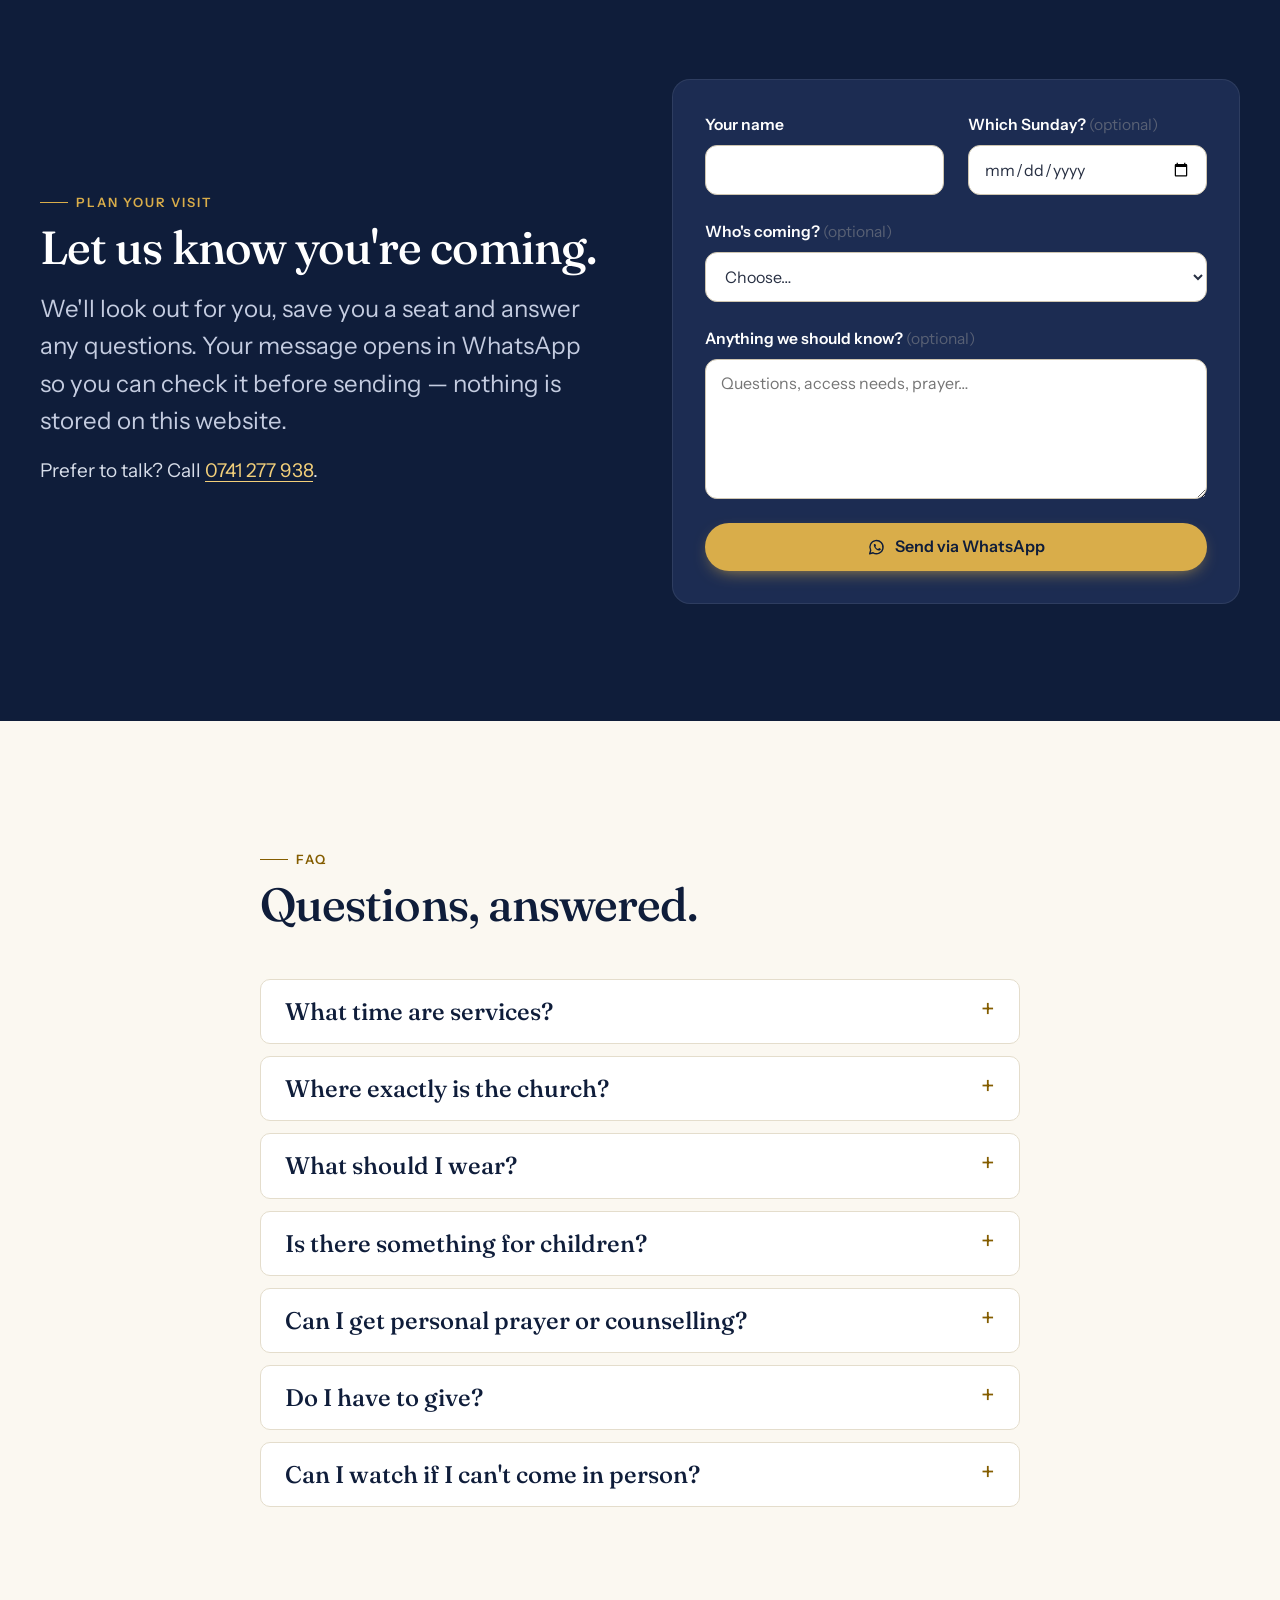
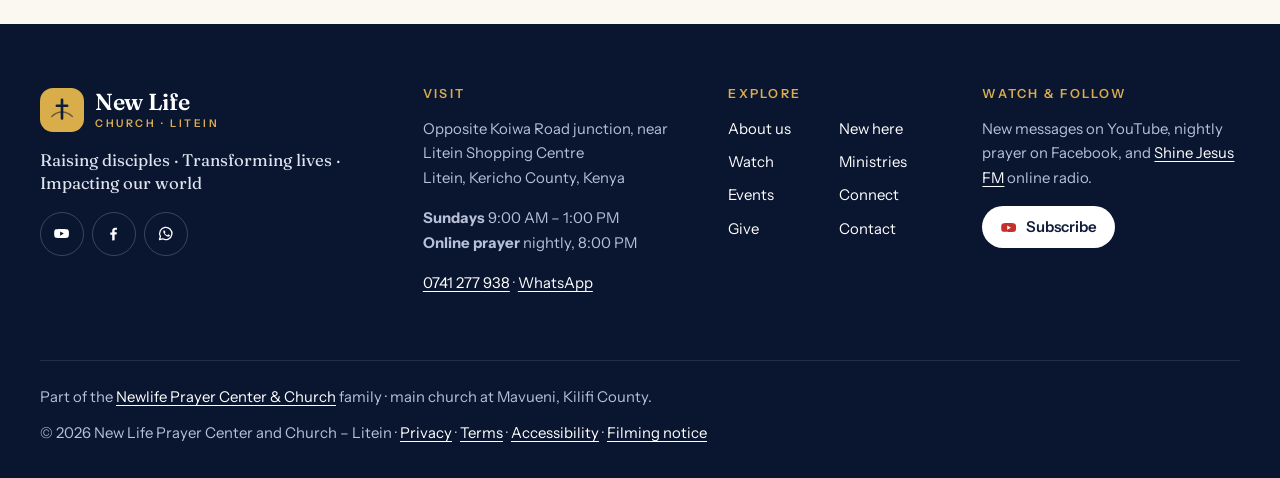
<file: visit.html>
<!doctype html>
<html lang="en-KE" data-wa="254741277938">
<head>
<meta charset="utf-8">
<meta name="viewport" content="width=device-width, initial-scale=1, viewport-fit=cover">
<title>Plan your visit · New Life Church Litein</title>
<meta name="description" content="New here? Sunday worship is 9:00 AM – 1:00 PM opposite Koiwa Road junction, Litein. What to expect, directions, parking, kids and how to plan your visit.">
<meta name="robots" content="index,follow">
<link rel="canonical" href="https://newlife-litein.pages.dev/visit">
<meta name="theme-color" content="#0f1d3a">
<meta property="og:type" content="website">
<meta property="og:site_name" content="New Life Church Litein">
<meta property="og:title" content="Plan your visit · New Life Church Litein">
<meta property="og:description" content="New here? Sunday worship is 9:00 AM – 1:00 PM opposite Koiwa Road junction, Litein. What to expect, directions, parking, kids and how to plan your visit.">
<meta property="og:url" content="https://newlife-litein.pages.dev/visit">
<meta property="og:image" content="https://newlife-litein.pages.dev/images/worship.jpg">
<meta property="og:locale" content="en_KE">
<meta name="twitter:card" content="summary_large_image">
<link rel="icon" href="/assets/logo/newlife-icon.svg" type="image/svg+xml">
<link rel="icon" href="/favicon.ico" sizes="32x32">
<link rel="apple-touch-icon" href="/apple-touch-icon.png">
<link rel="manifest" href="/site.webmanifest">
<link rel="preconnect" href="https://fonts.googleapis.com">
<link rel="preconnect" href="https://fonts.gstatic.com" crossorigin>
<link rel="stylesheet" href="https://fonts.googleapis.com/css2?family=Fraunces:opsz,wght@9..144,400;9..144,500;9..144,600&family=Instrument+Sans:wght@400;500;600&display=swap">
<link rel="stylesheet" href="/assets/css/site.css">
<!-- CSP allows this exact script by its sha256 hash (public/_headers); update the hash if it changes -->
<script>document.documentElement.classList.add('js')</script>
<script type="application/ld+json">{"@context":"https://schema.org","@type":"BreadcrumbList","itemListElement":[{"@type":"ListItem","position":1,"name":"Home","item":"https://newlife-litein.pages.dev/"},{"@type":"ListItem","position":2,"name":"Plan your visit","item":"https://newlife-litein.pages.dev/visit"}]}</script>
</head>
<body>
<svg width="0" height="0" style="position:absolute" aria-hidden="true" focusable="false">
  <symbol id="i-mark" viewBox="0 0 64 64"><path d="M10 46c7-6.5 14.5-9.5 22-9.5s15 3 22 9.5" fill="none" stroke="currentColor" stroke-width="3.2" stroke-linecap="round" opacity=".55"/><path d="M32 10v40M21 23h22" fill="none" stroke="currentColor" stroke-width="5.6" stroke-linecap="round"/></symbol>
  <symbol id="i-calendar" viewBox="0 0 24 24"><rect x="3" y="4.5" width="18" height="17" rx="2.5"/><path d="M8 2.5v4M16 2.5v4M3 10h18"/></symbol>
  <symbol id="i-clock" viewBox="0 0 24 24"><circle cx="12" cy="12" r="9.5"/><path d="M12 7v5l3.5 2"/></symbol>
  <symbol id="i-pin" viewBox="0 0 24 24"><path d="M19.5 10c0 5.5-7.5 11.5-7.5 11.5S4.5 15.5 4.5 10a7.5 7.5 0 0 1 15 0Z"/><circle cx="12" cy="10" r="2.75"/></symbol>
  <symbol id="i-phone" viewBox="0 0 24 24"><path d="M21.5 16.9v3a2 2 0 0 1-2.2 2 19.8 19.8 0 0 1-8.6-3.1 19.5 19.5 0 0 1-6-6A19.8 19.8 0 0 1 1.6 4.2 2 2 0 0 1 3.6 2h3a2 2 0 0 1 2 1.7c.1 1 .4 1.9.7 2.8a2 2 0 0 1-.5 2.1L7.6 9.9a16 16 0 0 0 6 6l1.3-1.3a2 2 0 0 1 2.1-.4c.9.3 1.8.6 2.8.7a2 2 0 0 1 1.7 2Z"/></symbol>
  <symbol id="i-mail" viewBox="0 0 24 24"><rect x="2.5" y="4.5" width="19" height="15" rx="2.5"/><path d="m3 6 9 7 9-7"/></symbol>
  <symbol id="i-arrow" viewBox="0 0 24 24"><path d="M5 12h14M13 6l6 6-6 6"/></symbol>
  <symbol id="i-play" viewBox="0 0 24 24"><path d="M8 5v14l11-7Z" fill="currentColor"/></symbol>
  <symbol id="i-link" viewBox="0 0 24 24"><path d="M10 13.5a4.5 4.5 0 0 0 6.4.4l3-3a4.5 4.5 0 0 0-6.4-6.4l-1.2 1.2"/><path d="M14 10.5a4.5 4.5 0 0 0-6.4-.4l-3 3a4.5 4.5 0 0 0 6.4 6.4l1.2-1.2"/></symbol>
  <symbol id="i-heart" viewBox="0 0 24 24"><path d="M12 20.5s-8.5-5-8.5-11A4.75 4.75 0 0 1 12 6.6a4.75 4.75 0 0 1 8.5 2.9c0 6-8.5 11-8.5 11Z"/></symbol>
  <symbol id="i-hands" viewBox="0 0 24 24"><path d="M12 21V11.5M12 11.5 8.5 4.8a1.6 1.6 0 0 0-2.9 1.3L8 12.5v3.2L5 18.5M12 11.5l3.5-6.7a1.6 1.6 0 0 1 2.9 1.3L16 12.5v3.2l3 2.8"/></symbol>
  <symbol id="i-users" viewBox="0 0 24 24"><circle cx="9" cy="8" r="3.5"/><path d="M2.5 20a6.5 6.5 0 0 1 13 0"/><path d="M16 4.6a3.5 3.5 0 0 1 0 6.8M18 14a6.5 6.5 0 0 1 3.5 6"/></symbol>
  <symbol id="i-radio" viewBox="0 0 24 24"><rect x="2.5" y="8" width="19" height="13" rx="2.5"/><path d="M7 4.5 17 8"/><circle cx="15.5" cy="14.5" r="3"/><path d="M6 12.5h4M6 16h4"/></symbol>
  <symbol id="i-check" viewBox="0 0 24 24"><path d="m5 12.5 4.5 4.5L19 7.5"/></symbol>
  <symbol id="i-menu" viewBox="0 0 24 24"><path d="M3.5 7h17M3.5 12h17M3.5 17h17"/></symbol>
  <symbol id="i-close" viewBox="0 0 24 24"><path d="M6 6l12 12M18 6 6 18"/></symbol>
  <symbol id="i-youtube" viewBox="0 0 24 24"><path d="M22 8.2a3 3 0 0 0-2.1-2.1C18 5.6 12 5.6 12 5.6s-6 0-7.9.5A3 3 0 0 0 2 8.2 31 31 0 0 0 1.6 12 31 31 0 0 0 2 15.8a3 3 0 0 0 2.1 2.1c1.9.5 7.9.5 7.9.5s6 0 7.9-.5a3 3 0 0 0 2.1-2.1 31 31 0 0 0 .4-3.8 31 31 0 0 0-.4-3.8Z" fill="currentColor" stroke="none"/><path d="m10 15 5.2-3L10 9Z" fill="var(--yt-play, #fff)" stroke="none"/></symbol>
  <symbol id="i-facebook" viewBox="0 0 24 24"><path d="M13.5 21.5v-8h2.7l.4-3.2h-3.1V8.3c0-.9.3-1.6 1.6-1.6h1.7V3.9a22 22 0 0 0-2.5-.1c-2.5 0-4.2 1.5-4.2 4.3v2.3H7.4v3.2h2.7v8" fill="currentColor" stroke="none"/></symbol>
  <symbol id="i-whatsapp" viewBox="0 0 24 24"><path d="M3.5 20.5 4.8 16A8.6 8.6 0 1 1 8 19.3Z"/><path d="M9 8.2c.2-.5.6-.5.9-.5h.5c.2 0 .4 0 .6.5l.8 1.8c.1.2 0 .4-.1.6l-.6.7c-.1.1-.2.3 0 .5a6.3 6.3 0 0 0 3 2.6c.2.1.4.1.5-.1l.8-1c.2-.2.4-.2.6-.1l1.8.9c.2.1.3.2.3.4 0 .5-.2 1.4-1.3 1.8-1.4.5-3.5-.2-5.4-2.1S8.4 9.8 9 8.2Z" fill="currentColor" stroke="none"/></symbol>
</svg>

<a class="skip" href="#main">Skip to main content</a>

<div class="topbar">
  <div class="wrap topbar__inner">
    <p><svg class="i" aria-hidden="true"><use href="#i-clock"/></svg> Sundays 9:00 AM – 1:00 PM<span class="topbar__where"> · <a href="/visit#location">Litein, opp. Koiwa Road</a></span></p>
    <p class="topbar__social">
      <a href="https://www.youtube.com/@pastorrop/live" target="_blank" rel="noopener"><svg class="i" aria-hidden="true"><use href="#i-youtube"/></svg> Watch live</a>
      <a href="https://www.facebook.com/search/top?q=Pst%20Rop" target="_blank" rel="noopener"><svg class="i" aria-hidden="true"><use href="#i-facebook"/></svg> Facebook</a>
      <a href="tel:+254741277938"><svg class="i" aria-hidden="true"><use href="#i-phone"/></svg> 0741 277 938</a>
    </p>
  </div>
</div>

<header class="header" data-header>
  <div class="wrap header__inner">
    <a class="logo" href="/" aria-label="New Life Church Litein — home">
      <span class="logo__mark"><svg aria-hidden="true"><use href="#i-mark"/></svg></span>
      <span class="logo__text"><b>New Life</b><small>Church · Litein</small></span>
    </a>
    <button class="menu-btn" type="button" aria-expanded="false" aria-controls="site-nav" data-menu-btn>
      <svg class="i" aria-hidden="true"><use href="#i-menu"/></svg><span>Menu</span>
    </button>
    <nav class="nav" id="site-nav" aria-label="Main" data-nav>
      <ul class="nav__list">
        <li><a href="/about" data-nav="about">About</a></li>
        <li><a href="/visit" data-nav="visit" aria-current="page">New here</a></li>
        <li><a href="/watch" data-nav="watch">Watch</a></li>
        <li><a href="/ministries" data-nav="ministries">Ministries</a></li>
        <li><a href="/events" data-nav="events">Events</a></li>
        <li><a href="/connect" data-nav="connect">Connect</a></li>
        <li><a href="/give" data-nav="give">Give</a></li>
        <li class="nav__mobile-only"><a href="/contact" data-nav="contact">Contact</a></li>
      </ul>
      <div class="nav__cta">
        <a class="btn btn--ghost btn--sm nav__live" href="https://www.youtube.com/@pastorrop/live" target="_blank" rel="noopener"><svg class="i" aria-hidden="true"><use href="#i-youtube"/></svg> Watch live</a>
        <a class="btn btn--primary btn--sm" href="/visit#plan">Plan your visit</a>
      </div>
      <p class="nav__mobile-only nav__social">
        <a href="https://www.youtube.com/@pastorrop" target="_blank" rel="noopener"><svg class="i" aria-hidden="true"><use href="#i-youtube"/></svg> YouTube</a>
        <a href="https://www.facebook.com/search/top?q=Pst%20Rop" target="_blank" rel="noopener"><svg class="i" aria-hidden="true"><use href="#i-facebook"/></svg> Facebook</a>
        <a href="tel:+254741277938"><svg class="i" aria-hidden="true"><use href="#i-phone"/></svg> Call</a>
      </p>
    </nav>
  </div>
</header>

<main id="main" tabindex="-1">
<section class="page-hero">
  <div class="wrap split">
    <div>
      <p class="eyebrow">New here</p>
      <h1>We'd love to meet you this Sunday.</h1>
      <p class="lead">Everything you need for a relaxed first visit — when to come, where to park, and what happens when you walk in.</p>
      <div class="actions"><a class="btn btn--primary" href="#plan">Let us know you're coming</a><a class="btn btn--ghost" href="#faq">Questions</a></div>
    </div>
    <div class="card service-card" id="times">
      <span class="badge"><svg class="i" aria-hidden="true"><use href="#i-calendar"/></svg> Service times</span>
      <h2>Sunday worship</h2>
      <p class="time">9:00 AM – 1:00 PM</p>
      <ul class="meta">
        <li><svg class="i" aria-hidden="true"><use href="#i-clock"/></svg><span><strong>Special programmes</strong> usually from 1:00 PM</span></li>
        <li><svg class="i" aria-hidden="true"><use href="#i-facebook"/></svg><span><strong>Online prayer &amp; the Word</strong> nightly from 8:00 PM on Facebook</span></li>
        <li><svg class="i" aria-hidden="true"><use href="#i-users"/></svg><span>English &amp; Kiswahili, with local-language interpretation</span></li>
        <li><svg class="i" aria-hidden="true"><use href="#i-youtube"/></svg><span><strong>Live on YouTube</strong> every Sunday from 9:30 AM</span></li>
      </ul>
      <a class="link-arrow" href="/sunday-service.ics">Add Sundays to your calendar <svg class="i" aria-hidden="true"><use href="#i-calendar"/></svg></a>
    </div>
  </div>
</section>

<section class="section" aria-labelledby="expect-title">
  <div class="wrap split">
    <div data-reveal>
      <p class="eyebrow">What to expect</p>
      <h2 id="expect-title">A Sunday morning at New Life.</h2>
      <ol class="steps">
        <li><div><h3>A warm welcome</h3><p>Ushers will greet you at the door and help you find a seat. Arriving a little before 9:00 AM gives you time to settle in.</p></div></li>
        <li><div><h3>Praise &amp; worship</h3><p>Joyful singing led by our choirs and worship team. Join in, or simply take it in.</p></div></li>
        <li><div><h3>The Word</h3><p>A clear, practical Bible message you can carry into your week.</p></div></li>
        <li><div><h3>Prayer</h3><p>Prayer for the needs in the room — healing, families, breakthrough. Take part as much or as little as you're comfortable with.</p></div></li>
        <li><div><h3>Stay &amp; connect</h3><p>Ask an usher if you'd like to speak with Pastor Rop or the prayer team after the service.</p></div></li>
      </ol>
    </div>
    <div class="mosaic" data-reveal>
      <div class="photo"><img src="/images/worship.jpg" alt="Worshippers lifting their hands in prayer" loading="lazy"></div>
      <div class="photo"><img src="/images/choir.jpg" alt="The choir in yellow and black uniforms" loading="lazy"></div>
      <div class="photo"><img src="/images/church-hall.jpg" alt="The congregation seated in the church hall" loading="lazy"></div>
    </div>
  </div>
</section>

<section class="section section--sand" id="location" aria-labelledby="loc-title">
  <div class="wrap split">
    <div data-reveal>
      <p class="eyebrow">Location</p>
      <h2 id="loc-title">Finding us</h2>
      <address class="lead">Opposite Koiwa Road junction, near Litein Shopping Centre<br>Litein, Kericho County, Kenya</address>
      <ul class="check">
        <li><strong>By boda boda:</strong> any rider in Litein town can bring you to New Life Church.</li>
        <li><strong>Parking:</strong> there's parking close to the church.</li>
        <li><strong>Accessibility:</strong> step-free entrance, an accessible toilet and well-arranged seating. Ask an usher if you need any help.</li>
      </ul>
      <div class="actions">
        <a class="btn btn--ink" href="https://www.google.com/maps/dir/?api=1&amp;destination=Koiwa+Road+Junction+Litein+Kenya" target="_blank" rel="noopener"><svg class="i" aria-hidden="true"><use href="#i-pin"/></svg> Get directions</a>
        <a class="btn btn--ghost" href="tel:+254741277938"><svg class="i" aria-hidden="true"><use href="#i-phone"/></svg> Call if you're lost</a>
      </div>
    </div>
    <div data-reveal>
      <button class="embed embed--map" type="button" data-embed="https://maps.google.com/maps?q=Koiwa+Road+Junction+Litein+Kenya&amp;z=16&amp;output=embed" aria-label="Map showing New Life Church near Koiwa Road junction, Litein">
        <img src="/images/garden.jpg" alt="" loading="lazy">
        <span class="embed__play"><svg class="i" aria-hidden="true"><use href="#i-pin"/></svg></span>
        <span class="embed__label"><b>Show map</b><small>Loads Google Maps</small></span>
      </button>
      <p class="embed-note">The map loads from Google only when you press it.</p>
    </div>
  </div>
</section>

<section class="section" id="kids" aria-labelledby="kids-title">
  <div class="wrap split">
    <div data-reveal>
      <p class="eyebrow">Children</p>
      <h2 id="kids-title">Bring the whole family.</h2>
      <p class="lead">Every Sunday from 10:30 AM to 12:30 PM, while adults are in the main service, children meet in their own Sunday school classes — worshipping, learning God's Word and making friends.</p>
      <ul class="check">
        <li><strong>Ages:</strong> Nursery (0–3), Beginners (4–7), Primary (8–12) and Teens Church (13–17).</li>
        <li><strong>First visit:</strong> arrive a few minutes before 10:30 AM and a Sunday school teacher will help you register your child.</li>
        <li><strong>Safe pick-up:</strong> a parent or guardian signs children in, and at 12:30 PM children are released only to that adult or someone you've named.</li>
      </ul>
      <a class="link-arrow" href="/ministries#kids">Programme &amp; child safety <svg class="i" aria-hidden="true"><use href="#i-arrow"/></svg></a>
    </div>
    <div class="card" data-reveal>
      <h3>Good to know</h3>
      <ul class="check">
        <li><strong>What to wear:</strong> come as you are. Some wear their Sunday best, others everyday clothes — both are welcome.</li>
        <li><strong>Language:</strong> English and Kiswahili, with interpretation into the local language.</li>
        <li><strong>Cameras:</strong> services are livestreamed. You appear on camera only if you sign a consent card. Prefer not to be filmed? Sit in the camera-free rows marked with blue ribbons. <a href="/filming-notice">Filming notice</a></li>
        <li><strong>Giving:</strong> voluntary, and never a condition for prayer or ministry. Guests are not expected to give.</li>
      </ul>
    </div>
  </div>
</section>

<section class="section section--ink" id="plan" aria-labelledby="plan-title">
  <div class="wrap split">
    <div data-reveal>
      <p class="eyebrow">Plan your visit</p>
      <h2 id="plan-title">Let us know you're coming.</h2>
      <p class="lead">We'll look out for you, save you a seat and answer any questions. Your message opens in WhatsApp so you can check it before sending — nothing is stored on this website.</p>
      <p>Prefer to talk? Call <a href="tel:+254741277938">0741 277 938</a>.</p>
    </div>
    <div class="card" data-reveal>
      <form class="form" data-wa="Hello New Life Church! I'm planning to visit." novalidate>
        <div class="hp" aria-hidden="true"><label>Leave this blank<input name="company" tabindex="-1" autocomplete="off"></label></div>
        <div class="form__row">
          <label for="pv-name">Your name<input id="pv-name" name="name" autocomplete="name" required data-validate data-label="Name" data-msg="Please tell us your name." aria-describedby="pv-name-error"><span class="error" id="pv-name-error"></span></label>
          <label for="pv-date">Which Sunday? <span class="opt">(optional)</span><input id="pv-date" name="date" type="date" data-label="Visiting on"></label>
        </div>
        <label for="pv-group">Who's coming? <span class="opt">(optional)</span>
          <select id="pv-group" name="group" data-label="Coming with"><option value="">Choose…</option><option>Just me</option><option>Me and my spouse</option><option>Family with children</option><option>A group of friends</option></select>
        </label>
        <label for="pv-msg">Anything we should know? <span class="opt">(optional)</span><textarea id="pv-msg" name="message" data-label="Note" placeholder="Questions, access needs, prayer…"></textarea></label>
        <button class="btn btn--primary" type="submit"><svg class="i" aria-hidden="true"><use href="#i-whatsapp"/></svg> Send via WhatsApp</button>
      </form>
      <div class="form-success" tabindex="-1" hidden><strong>Thank you!</strong> WhatsApp should have opened with your message — press send there and we'll reply, usually within a day. See you Sunday!</div>
    </div>
  </div>
</section>

<section class="section" id="faq" aria-labelledby="faq-title">
  <div class="wrap wrap--narrow">
    <div class="section__head" data-reveal>
      <p class="eyebrow">FAQ</p>
      <h2 id="faq-title">Questions, answered.</h2>
    </div>
    <div class="faq" data-reveal>
      <details><summary>What time are services?</summary><div><p>Sunday worship runs from 9:00 AM to 1:00 PM, and is streamed live on YouTube from 9:30 AM. Special programmes, such as anointing weeks, usually run from 1:00 PM. There's an online prayer service on Facebook every evening from 8:00 PM.</p></div></details>
      <details><summary>Where exactly is the church?</summary><div><p>Opposite Koiwa Road junction, near Litein Shopping Centre in Litein, Kericho County. Any boda boda rider in town can bring you. <a href="https://www.google.com/maps/dir/?api=1&amp;destination=Koiwa+Road+Junction+Litein+Kenya" target="_blank" rel="noopener">Get directions</a>.</p></div></details>
      <details><summary>What should I wear?</summary><div><p>Come as you are. Some people wear their Sunday best, others come in everyday clothes — both are welcome.</p></div></details>
      <details><summary>Is there something for children?</summary><div><p>Yes! Sunday school runs every Sunday from 10:30 AM to 12:30 PM, in age groups from nursery to teens. A teacher will help you register your child on your first visit. <a href="/ministries#kids">See the programme and how we keep children safe</a>.</p></div></details>
      <details><summary>Can I get personal prayer or counselling?</summary><div><p>Yes. Use the <a href="/connect#prayer">prayer form</a>, speak to an usher after the service, or call/WhatsApp 0741 277 938 to arrange time with Pastor Rop. The church office is open 8:00 AM – 3:00 PM.</p></div></details>
      <details><summary>Do I have to give?</summary><div><p>No. Giving is voluntary and is never a condition for prayer, counselling or ministry.</p></div></details>
      <details><summary>Can I watch if I can't come in person?</summary><div><p>Yes — sermons are on <a href="/watch">YouTube (@pastorrop)</a>, and Pastor Rop goes live on Facebook for the nightly prayer service.</p></div></details>
    </div>
  </div>
</section>

</main>

<footer class="footer">
  <div class="wrap">
    <div class="footer__top">
      <div class="footer__brand">
        <a class="logo logo--light" href="/" aria-label="New Life Church Litein — home">
          <span class="logo__mark"><svg aria-hidden="true"><use href="#i-mark"/></svg></span>
          <span class="logo__text"><b>New Life</b><small>Church · Litein</small></span>
        </a>
        <p class="footer__tag">Raising disciples · Transforming lives · Impacting our world</p>
        <p class="footer__social">
          <a class="social" href="https://www.youtube.com/@pastorrop" target="_blank" rel="noopener"><svg class="i" aria-hidden="true"><use href="#i-youtube"/></svg><span class="sr-only">YouTube</span></a>
          <a class="social" href="https://www.facebook.com/search/top?q=Pst%20Rop" target="_blank" rel="noopener"><svg class="i" aria-hidden="true"><use href="#i-facebook"/></svg><span class="sr-only">Facebook</span></a>
          <a class="social" href="https://wa.me/254741277938" target="_blank" rel="noopener"><svg class="i" aria-hidden="true"><use href="#i-whatsapp"/></svg><span class="sr-only">WhatsApp</span></a>
        </p>
      </div>
      <div>
        <h2 class="footer__h">Visit</h2>
        <address>
          <p>Opposite Koiwa Road junction, near Litein Shopping Centre<br>Litein, Kericho County, Kenya</p>
          <p><strong>Sundays</strong> 9:00 AM – 1:00 PM<br><strong>Online prayer</strong> nightly, 8:00 PM</p>
          <p><a href="tel:+254741277938">0741 277 938</a> · <a href="https://wa.me/254741277938" target="_blank" rel="noopener">WhatsApp</a></p>
        </address>
      </div>
      <nav aria-label="Footer">
        <h2 class="footer__h">Explore</h2>
        <ul class="footer__links">
          <li><a href="/about">About us</a></li><li><a href="/visit">New here</a></li>
          <li><a href="/watch">Watch</a></li><li><a href="/ministries">Ministries</a></li>
          <li><a href="/events">Events</a></li><li><a href="/connect">Connect</a></li>
          <li><a href="/give">Give</a></li><li><a href="/contact">Contact</a></li>
        </ul>
      </nav>
      <div class="footer__watch">
        <h2 class="footer__h">Watch &amp; follow</h2>
        <p>New messages on YouTube, nightly prayer on Facebook, and <a href="/watch#radio">Shine Jesus FM</a> online radio.</p>
        <a class="btn btn--light btn--sm" href="https://www.youtube.com/@pastorrop?sub_confirmation=1" target="_blank" rel="noopener"><svg class="i" aria-hidden="true"><use href="#i-youtube"/></svg> Subscribe</a>
      </div>
    </div>
    <div class="footer__bottom">
      <p>Part of the <a href="https://newlifeprayercenterandchurch.org/" target="_blank" rel="noopener">Newlife Prayer Center & Church</a> family · main church at Mavueni, Kilifi County.</p>
      <p>© <span data-year>2026</span> New Life Prayer Center and Church – Litein · <a href="/privacy">Privacy</a> · <a href="/terms">Terms</a> · <a href="/accessibility">Accessibility</a> · <a href="/filming-notice">Filming notice</a></p>
    </div>
  </div>
</footer>

<div class="mobile-cta" data-mobile-cta>
  <a class="btn btn--primary" href="/visit#plan">Plan your visit</a>
  <a class="btn btn--ink" href="https://www.youtube.com/@pastorrop/live" target="_blank" rel="noopener"><svg class="i" aria-hidden="true"><use href="#i-youtube"/></svg> Live</a>
</div>

<script src="/assets/js/site.js" defer></script>
</body>
</html>
</file>
<file: assets/css/site.css>
/* =============================================================
   New Life Church Litein — design system
   Tokens → base → layout → components → pages → utilities
   ============================================================= */

/* ---------- Tokens ---------- */
:root {
  /* Colour (contrast ratios against --paper in comments) */
  --ink: #0f1d3a;        /* Night navy — headings, dark bands. 15.6:1 */
  --ink-2: #1c2c52;      /* Raised navy surfaces */
  --text: #283043;       /* Body text. 12.4:1 */
  --muted: #586074;      /* Secondary text. 6.0:1 */
  --gold: #d9ad4a;       /* Dawn gold — accents on navy only (8.2:1 on --ink) */
  --gold-hi: #f2cf7a;    /* Gold highlight on navy */
  --gold-text: #845d00;  /* Gold for text on light. 5.4:1 */
  --tea: #2e5b45;        /* Litein tea green — secondary accent. 7.3:1 */
  --tea-soft: #e3ece4;
  --paper: #fbf8f1;      /* Page background */
  --sand: #f3ecdc;       /* Alternate section */
  --white: #ffffff;
  --line: #e4ddcc;
  --focus: #1d5fd1;

  /* Type */
  --serif: "Fraunces", Georgia, "Times New Roman", serif;
  --sans: "Instrument Sans", system-ui, -apple-system, "Segoe UI", Roboto, sans-serif;
  --step--1: clamp(.875rem, .85rem + .1vw, .9375rem);
  --step-0: clamp(1.0625rem, 1rem + .25vw, 1.1875rem);
  --step-1: clamp(1.25rem, 1.15rem + .45vw, 1.5rem);
  --step-2: clamp(1.5rem, 1.3rem + .9vw, 2rem);
  --step-3: clamp(1.9rem, 1.5rem + 1.8vw, 2.9rem);
  --step-4: clamp(2.4rem, 1.7rem + 3.3vw, 4.4rem);

  /* Space (4px base) */
  --s-1: .25rem; --s-2: .5rem; --s-3: .75rem; --s-4: 1rem; --s-5: 1.5rem;
  --s-6: 2rem; --s-7: 3rem; --s-8: 4rem; --s-9: 6rem;
  --section: clamp(4rem, 2.5rem + 6vw, 8rem);

  --radius: 18px; --radius-sm: 10px; --pill: 999px;
  --shadow: 0 1px 2px rgba(15,29,58,.06), 0 12px 32px -12px rgba(15,29,58,.18);
  --ease: cubic-bezier(.2,.7,.2,1);
  --wrap: 1200px;
  --header-h: 72px;
}

/* ---------- Base ---------- */
*, *::before, *::after { box-sizing: border-box; }
html { -webkit-text-size-adjust: 100%; scroll-padding-top: calc(var(--header-h) + 16px); }
body { margin: 0; background: var(--paper); color: var(--text); font: 400 var(--step-0)/1.65 var(--sans); text-rendering: optimizeLegibility; }
img, svg, iframe { display: block; max-width: 100%; }
img { height: auto; }
h1, h2, h3, h4 { font-family: var(--serif); color: var(--ink); font-weight: 500; line-height: 1.12; margin: 0 0 var(--s-4); letter-spacing: -.01em; font-optical-sizing: auto; }
h1 { font-size: var(--step-4); letter-spacing: -.025em; }
h2 { font-size: var(--step-3); letter-spacing: -.02em; }
h3 { font-size: var(--step-1); }
p { margin: 0 0 var(--s-4); }
a { color: var(--ink); text-decoration-thickness: 1px; text-underline-offset: .2em; }
a:hover { color: var(--tea); }
:focus-visible { outline: 3px solid var(--focus); outline-offset: 3px; border-radius: 4px; }
::selection { background: var(--gold-hi); color: var(--ink); }
address { font-style: normal; }
[hidden] { display: none !important; }
.sr-only { position: absolute !important; width: 1px; height: 1px; overflow: hidden; clip: rect(0 0 0 0); white-space: nowrap; }
.skip { position: absolute; left: 1rem; top: -4rem; z-index: 100; background: var(--ink); color: #fff; padding: .75rem 1rem; border-radius: var(--radius-sm); }
.skip:focus { top: 1rem; color: #fff; }
.i { width: 1.15em; height: 1.15em; flex: none; fill: none; stroke: currentColor; stroke-width: 1.8; stroke-linecap: round; stroke-linejoin: round; display: inline-block; vertical-align: -.2em; }
mark.needed { background: #fff1c7; color: #5b4300; border: 1px dashed #b88a12; border-radius: 6px; padding: 0 .3em; font: 600 .85em/1.5 var(--sans); }

/* ---------- Layout ---------- */
.wrap { width: min(100% - 2.5rem, var(--wrap)); margin-inline: auto; }
.wrap--narrow { width: min(100% - 2.5rem, 760px); margin-inline: auto; }
.section { padding-block: var(--section); }
.section--sand { background: var(--sand); }
.section--tea { background: var(--tea-soft); }
.section--ink { background: var(--ink); color: #d8deea; }
.section--ink h2, .section--ink h3 { color: #fff; }
.section--ink a:not(.btn) { color: var(--gold-hi); }
.section__head { max-width: 46rem; margin-bottom: var(--s-7); }
.section__head--center { margin-inline: auto; text-align: center; }
.lead { font-size: var(--step-1); line-height: 1.55; color: var(--muted); }
.section--ink .lead { color: #c4cce0; }
.eyebrow { font: 600 .8rem/1.2 var(--sans); letter-spacing: .16em; text-transform: uppercase; color: var(--gold-text); margin-bottom: var(--s-3); display: inline-flex; align-items: center; gap: .6em; }
.eyebrow::before { content: ""; width: 1.75rem; height: 1px; background: currentColor; }
.section--ink .eyebrow, .hero--ink .eyebrow { color: var(--gold); }
.grid { display: grid; gap: var(--s-5); }
.split { display: grid; gap: var(--s-7); align-items: center; }
@media (min-width: 640px) { .grid--2, .grid--3, .grid--4 { grid-template-columns: repeat(2, 1fr); } }
@media (min-width: 960px) {
  .grid--3 { grid-template-columns: repeat(3, 1fr); }
  .grid--4 { grid-template-columns: repeat(4, 1fr); }
  .split { grid-template-columns: 1fr 1fr; gap: var(--s-8); }
  .split--wide { grid-template-columns: 1.2fr 1fr; }
  .split--reverse > :first-child { order: 2; }
}
.stack > * + * { margin-top: var(--s-4); }

/* ---------- Buttons ---------- */
.btn { display: inline-flex; align-items: center; justify-content: center; gap: .55em; min-height: 48px; padding: .8rem 1.4rem; border-radius: var(--pill); border: 1.5px solid transparent; font: 600 1rem/1.1 var(--sans); text-decoration: none; cursor: pointer; transition: transform .2s var(--ease), background-color .2s, color .2s, border-color .2s, box-shadow .2s; }
.btn:hover { transform: translateY(-2px); }
.btn:active { transform: translateY(0); }
.btn--primary { background: var(--gold); color: var(--ink); box-shadow: 0 6px 18px -8px rgba(217,173,74,.9); }
.btn--primary:hover { background: var(--gold-hi); color: var(--ink); }
.btn--ink { background: var(--ink); color: #fff; }
.btn--ink:hover { background: var(--ink-2); color: #fff; }
.btn--ghost { border-color: rgba(15,29,58,.25); color: var(--ink); background: transparent; }
.btn--ghost:hover { border-color: var(--ink); color: var(--ink); background: rgba(15,29,58,.04); }
.btn--light { background: #fff; color: var(--ink); }
.btn--light:hover { color: var(--ink); background: var(--paper); }
.section--ink .btn--ghost, .hero--ink .btn--ghost { color: #fff; border-color: rgba(255,255,255,.35); }
.section--ink .btn--ghost:hover, .hero--ink .btn--ghost:hover { border-color: #fff; background: rgba(255,255,255,.08); }
.btn--sm { min-height: 42px; padding: .6rem 1.05rem; font-size: .9375rem; }
.btn .i { --yt-play: var(--gold); }
.btn--primary .i { --yt-play: var(--gold); }
.actions { display: flex; flex-wrap: wrap; gap: var(--s-3); align-items: center; }
.link-arrow { display: inline-flex; align-items: center; gap: .4em; font-weight: 600; color: var(--ink); text-decoration: none; }
.link-arrow .i { transition: transform .2s var(--ease); }
.link-arrow:hover .i { transform: translateX(4px); }

/* ---------- Top bar & header ---------- */
.topbar { background: var(--ink); color: #c8d0e2; font-size: .875rem; }
.topbar__inner { display: flex; justify-content: space-between; gap: var(--s-4); padding-block: .5rem; }
.topbar p { margin: 0; display: flex; align-items: center; gap: .5em; }
.topbar a { color: #fff; text-decoration: none; display: inline-flex; align-items: center; gap: .35em; }
.topbar a:hover { color: var(--gold-hi); }
.topbar .i { --yt-play: var(--ink); }
.topbar__social { gap: var(--s-5) !important; }
.topbar p { white-space: nowrap; }
@media (max-width: 720px) { .topbar__social a:not(:last-child), .topbar__where { display: none; } .topbar { font-size: .8125rem; } }

.header { position: sticky; top: 0; z-index: 50; background: rgba(251,248,241,.92); backdrop-filter: saturate(1.4) blur(12px); -webkit-backdrop-filter: saturate(1.4) blur(12px); border-bottom: 1px solid transparent; transition: transform .35s var(--ease), border-color .3s, box-shadow .3s; }
.header.is-scrolled { border-color: var(--line); box-shadow: 0 6px 24px -18px rgba(15,29,58,.5); }
.header.is-hidden { transform: translateY(-100%); }
.header__inner { display: flex; align-items: center; justify-content: space-between; gap: var(--s-5); min-height: var(--header-h); }

.logo { display: inline-flex; align-items: center; gap: .7rem; text-decoration: none; color: var(--ink); }
.logo:hover { color: var(--ink); }
.logo__mark { display: grid; place-items: center; width: 44px; height: 44px; border-radius: 13px; background: var(--ink); color: var(--gold); flex: none; }
.logo__mark svg { width: 30px; height: 30px; }
.logo__text { display: grid; line-height: 1; }
.logo__text b { font: 600 1.45rem/1 var(--serif); letter-spacing: -.015em; }
.logo__text small { font: 600 .66rem/1 var(--sans); letter-spacing: .24em; text-transform: uppercase; color: var(--gold-text); margin-top: .38rem; }
.logo--light { color: #fff; }
.logo--light:hover { color: #fff; }
.logo--light .logo__mark { background: var(--gold); color: var(--ink); }
.logo--light .logo__text small { color: var(--gold); }

.menu-btn { display: inline-flex; align-items: center; gap: .5rem; min-height: 44px; padding: .5rem .95rem; border: 1.5px solid rgba(15,29,58,.2); border-radius: var(--pill); background: transparent; color: var(--ink); font: 600 .9375rem var(--sans); cursor: pointer; }
.nav { display: none; }
.nav__list { list-style: none; margin: 0; padding: 0; }
.nav__list a { text-decoration: none; color: var(--ink); font-weight: 500; }
.nav__list a[aria-current="page"] { color: var(--tea); }
.nav__cta { display: flex; gap: var(--s-2); }
.nav__social { display: flex; gap: var(--s-5); flex-wrap: wrap; }
.nav__social a { color: var(--ink); text-decoration: none; display: inline-flex; gap: .4em; align-items: center; font-weight: 600; }

/* Mobile menu panel */
.nav.is-open { display: flex; flex-direction: column; gap: var(--s-6); position: fixed; inset: var(--nav-top, 72px) 0 0 0; background: var(--paper); padding: var(--s-6) 1.25rem var(--s-8); overflow-y: auto; border-top: 1px solid var(--line); animation: menu-in .25s var(--ease); }
.nav.is-open .nav__list { display: grid; }
.nav.is-open .nav__list a { display: block; padding: .85rem 0; font: 500 var(--step-2)/1.15 var(--serif); border-bottom: 1px solid var(--line); }
.nav.is-open .nav__cta { flex-direction: column; }
.nav.is-open .nav__cta .btn { width: 100%; min-height: 52px; font-size: 1.0625rem; }
@keyframes menu-in { from { opacity: 0; transform: translateY(-8px); } }
body.menu-open { overflow: hidden; }
/* backdrop-filter makes the header the containing block for the fixed panel, so drop it while open */
body.menu-open .header { backdrop-filter: none; -webkit-backdrop-filter: none; background: var(--paper); }

@media (min-width: 1080px) {
  .menu-btn, .nav__mobile-only { display: none !important; }
  .nav { display: flex; align-items: center; gap: var(--s-6); }
  .nav__list { display: flex; gap: clamp(1rem, 1.6vw, 1.75rem); }
  .nav__list a { position: relative; padding-block: .4rem; font-size: .975rem; }
  .nav__list a::after { content: ""; position: absolute; left: 0; right: 0; bottom: -2px; height: 2px; background: var(--gold); transform: scaleX(0); transform-origin: left; transition: transform .25s var(--ease); }
  .nav__list a:hover::after, .nav__list a[aria-current="page"]::after { transform: scaleX(1); }
  .nav__list a:hover { color: var(--ink); }
  .nav__live .i { color: #c4302b; --yt-play: #fff; }
}

/* ---------- Hero ---------- */
.hero { padding-block: clamp(2.5rem, 1.5rem + 5vw, 6rem) clamp(2.5rem, 1rem + 4vw, 5rem); position: relative; overflow: hidden; }
.hero__grid { display: grid; gap: var(--s-7); align-items: center; }
@media (min-width: 960px) { .hero__grid { grid-template-columns: 1.05fr .95fr; gap: var(--s-8); } }
.hero h1 em { font-style: italic; color: var(--tea); font-weight: 400; }
.hero__lead { font-size: var(--step-1); color: var(--muted); max-width: 34rem; margin-bottom: var(--s-6); }
.hero__media { position: relative; }
.hero__photo { border-radius: 220px 220px var(--radius) var(--radius); overflow: hidden; aspect-ratio: 4/4.6; max-height: min(68vh, 600px); width: 100%; box-shadow: var(--shadow); }
.hero__photo img { width: 100%; height: 100%; object-fit: cover; animation: drift 24s ease-in-out infinite alternate; }
@keyframes drift { to { transform: scale(1.06) translate(-1%, -1%); } }
.hero__card { position: relative; margin: -4.5rem 1rem 0; background: #fff; border-radius: var(--radius); padding: var(--s-5); box-shadow: var(--shadow); border: 1px solid var(--line); }
@media (min-width: 960px) { .hero__card { position: absolute; left: -3.5rem; bottom: 2.5rem; margin: 0; width: min(330px, 80%); } }
.hero__arc { position: absolute; right: -10rem; top: -6rem; width: 34rem; height: 34rem; border-radius: 50%; border: 1px solid var(--line); pointer-events: none; }
.hero__arc::after { content: ""; position: absolute; inset: 3rem; border-radius: 50%; border: 1px dashed rgba(217,173,74,.45); }
.page-hero { padding-block: clamp(3rem, 2rem + 4vw, 5.5rem) clamp(2.5rem, 2rem + 3vw, 4.5rem); border-bottom: 1px solid var(--line); }
.page-hero h1 { max-width: 18ch; }
.page-hero .lead { max-width: 40rem; }
.hero--ink { background: var(--ink); color: #c9d1e3; border: 0; }
.hero--ink h1 { color: #fff; }
.hero--ink .lead { color: #c4cce0; }

/* ---------- Cards & lists ---------- */
.card { background: #fff; border: 1px solid var(--line); border-radius: var(--radius); padding: var(--s-6); }
.card h3 { margin-bottom: var(--s-3); }
.card p:last-child { margin-bottom: 0; }
.card--hover { transition: transform .3s var(--ease), box-shadow .3s; }
.card--hover:hover { transform: translateY(-4px); box-shadow: var(--shadow); }
.section--ink .card, .hero--ink .card { background: var(--ink-2); border-color: rgba(255,255,255,.08); color: #d0d7e7; }
.hero--ink h2, .hero--ink strong, .section--ink strong { color: #fff; }
.hero--ink .meta { color: #c4cce0; }
.hero--ink .meta .i { color: var(--gold); --yt-play: var(--ink-2); }.icon-badge { display: inline-grid; place-items: center; width: 48px; height: 48px; border-radius: 14px; background: var(--tea-soft); color: var(--tea); margin-bottom: var(--s-4); }
.icon-badge .i { width: 24px; height: 24px; }
.section--ink .icon-badge { background: rgba(217,173,74,.14); color: var(--gold); }
.meta { list-style: none; margin: 0 0 var(--s-4); padding: 0; display: grid; gap: .45rem; font-size: var(--step--1); color: var(--muted); }
.meta li { display: flex; gap: .55rem; align-items: flex-start; }
.meta .i { margin-top: .2em; color: var(--gold-text); }
.section--ink .meta { color: #c4cce0; }
.section--ink .meta .i { color: var(--gold); }
.check { list-style: none; padding: 0; margin: 0 0 var(--s-5); display: grid; gap: .6rem; }
.check li { position: relative; padding-left: 1.9rem; }
.check li::before { content: ""; position: absolute; left: 0; top: .28em; width: 1.2rem; height: 1.2rem; border-radius: 50%; background: var(--tea-soft) url("data:image/svg+xml,%3Csvg xmlns='http://www.w3.org/2000/svg' viewBox='0 0 24 24' fill='none' stroke='%232e5b45' stroke-width='3' stroke-linecap='round' stroke-linejoin='round'%3E%3Cpath d='m6 12.5 4 4 8-9'/%3E%3C/svg%3E") center/70% no-repeat; }

/* Service-time card (hero + visit) */
.service-card h2, .service-card h3 { font-size: var(--step-1); margin-bottom: var(--s-2); }
.service-card .badge { display: inline-flex; align-items: center; gap: .45rem; background: var(--tea-soft); color: var(--tea); font: 600 .78rem/1 var(--sans); letter-spacing: .06em; text-transform: uppercase; padding: .45rem .7rem; border-radius: var(--pill); margin-bottom: var(--s-3); }
.service-card .time { font: 500 var(--step-2)/1.1 var(--serif); color: var(--ink); margin-bottom: var(--s-3); }

/* Quick links */
.quick { display: grid; grid-template-columns: repeat(2, 1fr); gap: 1px; background: var(--line); border: 1px solid var(--line); border-radius: var(--radius); overflow: hidden; }
@media (min-width: 760px) { .quick { grid-template-columns: repeat(5, 1fr); } }
.quick a { display: flex; flex-direction: column; gap: .35rem; background: #fff; padding: var(--s-5); text-decoration: none; color: var(--ink); transition: background-color .2s; min-height: 132px; }
.quick a:hover { background: var(--paper); color: var(--ink); }
.quick a:last-child:nth-child(odd) { grid-column: 1 / -1; }
@media (min-width: 760px) { .quick a:last-child:nth-child(odd) { grid-column: auto; } }
.quick .i { width: 26px; height: 26px; color: var(--gold-text); margin-bottom: var(--s-3); }
.quick b { font: 500 var(--step-1)/1.1 var(--serif); }
.quick span { font-size: var(--step--1); color: var(--muted); }

/* Steps */
.steps { counter-reset: step; list-style: none; margin: 0; padding: 0; display: grid; gap: var(--s-5); }
.steps li { counter-increment: step; display: grid; grid-template-columns: auto 1fr; gap: var(--s-4); }
.steps li::before { content: counter(step, decimal-leading-zero); font: 500 var(--step-1)/1 var(--serif); color: var(--gold-text); border-top: 1px solid var(--gold); padding-top: .6rem; min-width: 2.75rem; }
.steps h3 { margin-bottom: .3rem; }
.steps p { margin: 0; color: var(--muted); }

/* Media */
.photo { border-radius: var(--radius); overflow: hidden; box-shadow: var(--shadow); }
.photo img { width: 100%; height: 100%; object-fit: cover; }
.photo--tall { aspect-ratio: 4/3; }
@media (min-width: 960px) { .photo--tall { aspect-ratio: 4/5; max-height: min(72vh, 560px); } }
.photo--wide { aspect-ratio: 16/10; }
.figure-caption { font-size: var(--step--1); color: var(--muted); margin-top: var(--s-3); }
.mosaic { display: grid; gap: var(--s-4); grid-template-columns: repeat(2, 1fr); }
.mosaic .photo:first-child { grid-row: span 2; }
.mosaic .photo { aspect-ratio: auto; min-height: 180px; }

/* Click-to-load embeds (YouTube, map) */
/* video/map previews keep 16:9 but never grow taller than ~70% of the screen */
.embed { position: relative; display: block; width: 100%; max-width: min(100%, calc(70vh * 16 / 9)); margin-inline: auto; aspect-ratio: 16/9; border: 0; padding: 0; border-radius: var(--radius); overflow: hidden; background: var(--ink); color: #fff; cursor: pointer; font: inherit; text-align: left; }
.embed img { width: 100%; height: 100%; object-fit: cover; opacity: .55; transition: opacity .3s, transform .6s var(--ease); }
.embed:hover img { opacity: .7; transform: scale(1.03); }
.embed__play { position: absolute; inset: 0; margin: auto; width: 78px; height: 78px; border-radius: 50%; background: var(--gold); color: var(--ink); display: grid; place-items: center; box-shadow: 0 0 0 10px rgba(217,173,74,.25); transition: transform .25s var(--ease); }
.embed:hover .embed__play { transform: scale(1.07); }
.embed__play .i { width: 30px; height: 30px; margin-left: 4px; }
.embed__label { position: absolute; left: var(--s-5); right: var(--s-5); bottom: var(--s-5); display: grid; gap: .2rem; }
.embed__label b { font: 500 var(--step-2)/1.15 var(--serif); }
.embed__label small { font-size: var(--step--1); color: #d7ddeb; }
.embed iframe { position: absolute; inset: 0; width: 100%; height: 100%; border: 0; }
.embed--map { aspect-ratio: 4/3; background: var(--tea); }
.embed--map img { opacity: .35; }
.embed-note { font-size: var(--step--1); color: var(--muted); margin-top: var(--s-3); }
.section--ink .embed-note { color: #aeb8cf; }

/* Quote */
.quote { font: 400 var(--step-3)/1.2 var(--serif); color: var(--ink); letter-spacing: -.015em; margin: 0; }
.quote cite { display: block; margin-top: var(--s-4); font: 600 .85rem/1.2 var(--sans); letter-spacing: .14em; text-transform: uppercase; color: var(--gold-text); font-style: normal; }
.section--ink .quote { color: #fff; }
.section--ink .quote cite { color: var(--gold); }

/* Ministry rows */
.ministry { display: grid; gap: var(--s-5); padding-block: var(--s-7); border-top: 1px solid var(--line); }
.ministry:first-child { border-top: 0; padding-top: 0; }
@media (min-width: 900px) { .ministry { grid-template-columns: 14rem 1fr 16rem; gap: var(--s-7); } }
.ministry h2 { font-size: var(--step-2); }
.ministry .facts { font-size: var(--step--1); }
.ministry-nav { display: flex; flex-wrap: wrap; gap: var(--s-2); margin-top: var(--s-5); }
.chip { display: inline-flex; align-items: center; gap: .4em; padding: .5rem .9rem; border-radius: var(--pill); border: 1px solid var(--line); background: #fff; font-size: .9375rem; font-weight: 500; text-decoration: none; color: var(--ink); }
a.chip:hover { border-color: var(--ink); color: var(--ink); }

/* Events */
.events { display: grid; gap: var(--s-5); }
.event { display: grid; grid-template-columns: auto 1fr; gap: var(--s-5); align-items: start; }
.event__date { display: grid; place-items: center; width: 74px; padding: .7rem 0; border-radius: 14px; background: var(--ink); color: var(--gold); text-transform: uppercase; font: 600 .78rem/1 var(--sans); letter-spacing: .12em; }
.event__date b { font: 500 2rem/1 var(--serif); color: #fff; letter-spacing: 0; margin-top: .35rem; }
.event h3 { font-size: var(--step-2); }
@media (max-width: 560px) { .event { grid-template-columns: 1fr; } }
.empty { text-align: center; padding: var(--s-7) var(--s-6); }
.empty .btn { margin-top: var(--s-2); }
.recurring { display: grid; gap: var(--s-4); }
.recurring .card { display: grid; gap: var(--s-2); }
@media (min-width: 720px) { .recurring .card { grid-template-columns: 1fr auto; align-items: center; } }
.recurring .card p { margin: 0; color: var(--muted); }
.recurring .when { font: 500 var(--step-1)/1.2 var(--serif); color: var(--ink); text-align: left; }

/* Share */
.share { display: flex; align-items: center; gap: .4rem; margin-top: var(--s-4); padding-top: var(--s-4); border-top: 1px solid var(--line); }
.share__label { font-size: .8125rem; font-weight: 600; letter-spacing: .1em; text-transform: uppercase; color: var(--muted); margin-right: .3rem; }
.share__btn { display: inline-grid; place-items: center; width: 40px; height: 40px; border-radius: 50%; border: 1px solid var(--line); background: #fff; color: var(--ink); cursor: pointer; transition: background-color .2s, color .2s; }
.share__btn:hover { background: var(--ink); color: #fff; }
.share__btn.is-done { background: var(--tea); color: #fff; }

/* Sermons */
.sermon { padding: 0; overflow: hidden; display: flex; flex-direction: column; }
.sermon .embed { border-radius: 0; }
.sermon__body { padding: var(--s-5); display: flex; flex-direction: column; flex: 1; }
.sermon__body .share { margin-top: auto; }
.sermon__meta { font-size: var(--step--1); color: var(--muted); }
.filters { display: grid; gap: var(--s-4); margin-bottom: var(--s-3); }
@media (min-width: 760px) { .filters { grid-template-columns: 2fr 1fr 1fr; } }
.filters__count { font-size: var(--step--1); color: var(--muted); margin-bottom: var(--s-5); }

/* Give */
.till { display: flex; align-items: center; justify-content: space-between; gap: var(--s-4); flex-wrap: wrap; padding: var(--s-5); border-radius: var(--radius-sm); background: var(--paper); border: 1px dashed var(--gold); margin-bottom: var(--s-5); }
.till small { display: block; font-size: .8rem; font-weight: 600; letter-spacing: .12em; text-transform: uppercase; color: var(--muted); }
.till b { font: 500 var(--step-3)/1 var(--serif); color: var(--ink); letter-spacing: .06em; }
.notice { display: flex; gap: var(--s-3); padding: var(--s-4) var(--s-5); border-radius: var(--radius-sm); background: var(--tea-soft); color: #22402f; font-size: var(--step--1); }
.notice .i { color: var(--tea); margin-top: .2em; }
.notice p { margin: 0; }

/* ---------- Forms ---------- */
.form { display: grid; gap: var(--s-5); }
.form__row { display: grid; gap: var(--s-5); }
@media (min-width: 640px) { .form__row { grid-template-columns: 1fr 1fr; } }
label, .label { display: block; font-weight: 600; color: var(--ink); font-size: .975rem; }
label > input, label > select, label > textarea { display: block; margin-top: .45rem; }
label > .error { display: block; margin-top: .4rem; }
label .opt { font-weight: 400; color: var(--muted); }
input, select, textarea { width: 100%; min-height: 50px; padding: .75rem .95rem; border: 1.5px solid #cfc6b1; border-radius: 12px; background: #fff; color: var(--text); font: 400 1rem/1.4 var(--sans); transition: border-color .2s, box-shadow .2s; }
textarea { min-height: 140px; resize: vertical; }
input:focus, select:focus, textarea:focus { outline: none; border-color: var(--ink); box-shadow: 0 0 0 4px rgba(29,95,209,.18); }
input[aria-invalid="true"], textarea[aria-invalid="true"] { border-color: #b3261e; }
.hint { font-size: .875rem; font-weight: 400; color: var(--muted); }
.error { font-size: .875rem; font-weight: 600; color: #b3261e; }
.error:empty { display: none; }
.checkbox { display: flex; gap: .7rem; align-items: flex-start; font-weight: 400; color: var(--text); }
.checkbox input { width: 22px; height: 22px; min-height: 0; margin-top: .15em; accent-color: var(--tea); flex: none; }
.hp { position: absolute; left: -9999px; }
.form-success { padding: var(--s-5); border-radius: var(--radius-sm); background: var(--tea-soft); color: #22402f; }
.form-success:focus { outline: 3px solid var(--tea); }
.section--ink label, .section--ink .checkbox { color: #fff; }

/* Details / FAQ */
.faq { display: grid; gap: var(--s-3); }
.faq details { background: #fff; border: 1px solid var(--line); border-radius: var(--radius-sm); padding: 0 var(--s-5); }
.faq summary { list-style: none; cursor: pointer; padding: var(--s-4) 0; font: 500 var(--step-1)/1.3 var(--serif); color: var(--ink); display: flex; justify-content: space-between; gap: var(--s-4); }
.faq summary::-webkit-details-marker { display: none; }
.faq summary::after { content: "+"; font: 400 1.6rem/1 var(--sans); color: var(--gold-text); transition: transform .25s var(--ease); }
.faq details[open] summary::after { transform: rotate(45deg); }
.faq details > div { padding-bottom: var(--s-5); color: var(--muted); }

/* ---------- Pastor ---------- */
.pastor__photo { position: relative; }
.pastor__photo::before { content: ""; position: absolute; inset: 1.25rem -1.25rem -1.25rem 1.25rem; border: 1px solid var(--gold); border-radius: var(--radius); z-index: -1; }

/* ---------- Social band ---------- */
.social-cards { display: grid; gap: var(--s-5); }
@media (min-width: 760px) { .social-cards { grid-template-columns: 1fr 1fr; } }
.social-card { display: grid; gap: var(--s-3); padding: var(--s-6); border-radius: var(--radius); text-decoration: none; color: #fff; position: relative; overflow: hidden; transition: transform .3s var(--ease); }
.social-card:hover { transform: translateY(-4px); color: #fff; }
.social-card .i { width: 40px; height: 40px; }
.social-card b { font: 500 var(--step-2)/1.1 var(--serif); }
.social-card--yt { background: #7d1612; }
.social-card--yt .i { --yt-play: #7d1612; }
.social-card--fb { background: #173a7a; }
.social-card span { color: rgba(255,255,255,.85); }

/* ---------- CTA band ---------- */
.cta-band { text-align: center; }
.cta-band h2 { font-size: var(--step-4); max-width: 16ch; margin-inline: auto; }
.cta-band .actions { justify-content: center; }
.cta-band .mark { width: 64px; height: 64px; margin: 0 auto var(--s-5); color: var(--gold); }

/* ---------- Footer ---------- */
.footer { background: #0a1530; color: #b7c0d6; padding-block: var(--s-8) var(--s-6); font-size: var(--step--1); padding-bottom: calc(var(--s-6) + 76px); }
@media (min-width: 900px) { .footer { padding-bottom: var(--s-6); } }
.footer a:not(.btn):not(.logo) { color: #fff; }
.footer a:not(.btn):not(.logo):hover { color: var(--gold-hi); }
.footer__top { display: grid; gap: var(--s-7); padding-bottom: var(--s-7); border-bottom: 1px solid rgba(255,255,255,.1); }
@media (min-width: 900px) { .footer__top { grid-template-columns: 1.3fr 1fr .8fr 1fr; } }
.footer__h { font: 600 .78rem/1 var(--sans); letter-spacing: .18em; text-transform: uppercase; color: var(--gold); margin-bottom: var(--s-4); }
.footer__tag { margin-top: var(--s-4); font: 400 1.05rem/1.4 var(--serif); color: #dfe4ef; max-width: 22rem; }
.footer__links { list-style: none; padding: 0; margin: 0; display: grid; grid-template-columns: 1fr 1fr; gap: .55rem var(--s-4); }
.footer__links a { text-decoration: none; }
.footer__social { display: flex; gap: var(--s-2); }
.social { display: grid; place-items: center; width: 44px; height: 44px; border-radius: 50%; border: 1px solid rgba(255,255,255,.2); }
.social .i { --yt-play: #0a1530; }
.footer__bottom { display: flex; flex-wrap: wrap; gap: var(--s-3) var(--s-6); justify-content: space-between; padding-top: var(--s-5); }
.footer__bottom p { margin: 0; }
.footer .btn .i { color: #c4302b; --yt-play: #fff; }

/* Sticky mobile CTA */
.mobile-cta { position: fixed; left: 0; right: 0; bottom: 0; z-index: 40; display: grid; grid-template-columns: 1fr auto; gap: var(--s-2); padding: .65rem 1rem calc(.65rem + env(safe-area-inset-bottom)); background: rgba(251,248,241,.96); border-top: 1px solid var(--line); transform: translateY(110%); transition: transform .35s var(--ease); }
.mobile-cta.is-visible { transform: none; }
.mobile-cta .i { color: #ff4b42; --yt-play: var(--ink); }
@media (min-width: 900px) { .mobile-cta { display: none; } }

/* ---------- Legal / prose ---------- */
.prose { max-width: 44rem; }
.prose h2 { font-size: var(--step-2); margin-top: var(--s-7); }
.prose ul { padding-left: 1.2rem; }
.prose li { margin-bottom: .4rem; }

/* ---------- Brand page ---------- */
.swatch { border-radius: var(--radius-sm); overflow: hidden; border: 1px solid var(--line); background: #fff; }
.swatch__chip { height: 96px; }
.swatch__body { padding: var(--s-4); font-size: var(--step--1); }
.swatch__body b { display: block; color: var(--ink); font-size: 1rem; }
.logo-tile { display: grid; place-items: center; min-height: 220px; border-radius: var(--radius); border: 1px solid var(--line); background: #fff; padding: var(--s-6); }
.logo-tile--ink { background: var(--ink); border-color: var(--ink); }
.logo-tile--sand { background: var(--sand); }
.logo-tile img { max-height: 150px; width: auto; }
.type-specimen > * { margin: 0 0 var(--s-3); }
.space-scale { display: grid; gap: .5rem; }
.space-scale div { display: flex; align-items: center; gap: var(--s-4); font-size: var(--step--1); }
.space-scale span { display: block; height: 14px; background: var(--gold); border-radius: 3px; }

/* ---------- Event poster & invitation ---------- */
.event__poster, .invite__poster { position: relative; display: block; width: fit-content; max-width: 100%; margin-inline: auto; border-radius: var(--radius-sm); overflow: hidden; box-shadow: var(--shadow); }
/* posters size by height so the whole poster is visible at once on any screen */
.event__poster img, .invite__poster img { display: block; height: min(56vh, 400px); width: auto; max-width: 100%; object-fit: contain; transition: transform .5s var(--ease); }
.event__poster:hover img, .invite__poster:hover img { transform: scale(1.03); }
.event__poster span, .invite__poster span { position: absolute; left: .75rem; bottom: .75rem; display: inline-flex; align-items: center; gap: .4em; padding: .45rem .8rem; border-radius: var(--pill); background: rgba(15,29,58,.88); color: #fff; font-size: .875rem; font-weight: 600; }
.event--poster .event__poster { grid-column: 1 / -1; margin-inline: 0; }
@media (min-width: 900px) {
  .event--poster { grid-template-columns: auto 1fr auto; }
  .event--poster .event__poster { grid-column: auto; grid-row: 1; grid-column-start: 3; }
}
.invite { padding-bottom: 0; }
.invite__card { display: grid; gap: var(--s-6); align-items: center; background: var(--ink); color: #d8deea; border-radius: var(--radius); padding: var(--s-6); }
.invite__card h2 { color: #fff; }
.invite__card .lead { color: #c4cce0; }
.invite__card .eyebrow { color: var(--gold); }
.invite__card .meta { color: #c4cce0; }
.invite__card .meta .i { color: var(--gold); }
.invite__card .btn--ghost { color: #fff; border-color: rgba(255,255,255,.35); }
.invite__card .btn--ghost:hover { border-color: #fff; background: rgba(255,255,255,.08); color: #fff; }
@media (min-width: 900px) { .invite__card { grid-template-columns: auto 1fr; gap: var(--s-8); padding: var(--s-6) var(--s-7); } }

/* ---------- Motion ---------- */
.js [data-reveal] { opacity: 0; transform: translateY(18px); transition: opacity .8s var(--ease), transform .8s var(--ease); }
.js [data-reveal].is-in { opacity: 1; transform: none; }
@media (prefers-reduced-motion: reduce) {
  *, *::before, *::after { animation: none !important; transition: none !important; scroll-behavior: auto !important; }
  .js [data-reveal] { opacity: 1; transform: none; }
}

/* ---------- Print ---------- */
@media print {
  .topbar, .header, .mobile-cta, .footer__social, .embed, .share { display: none !important; }
  body { background: #fff; }
}
</file>
